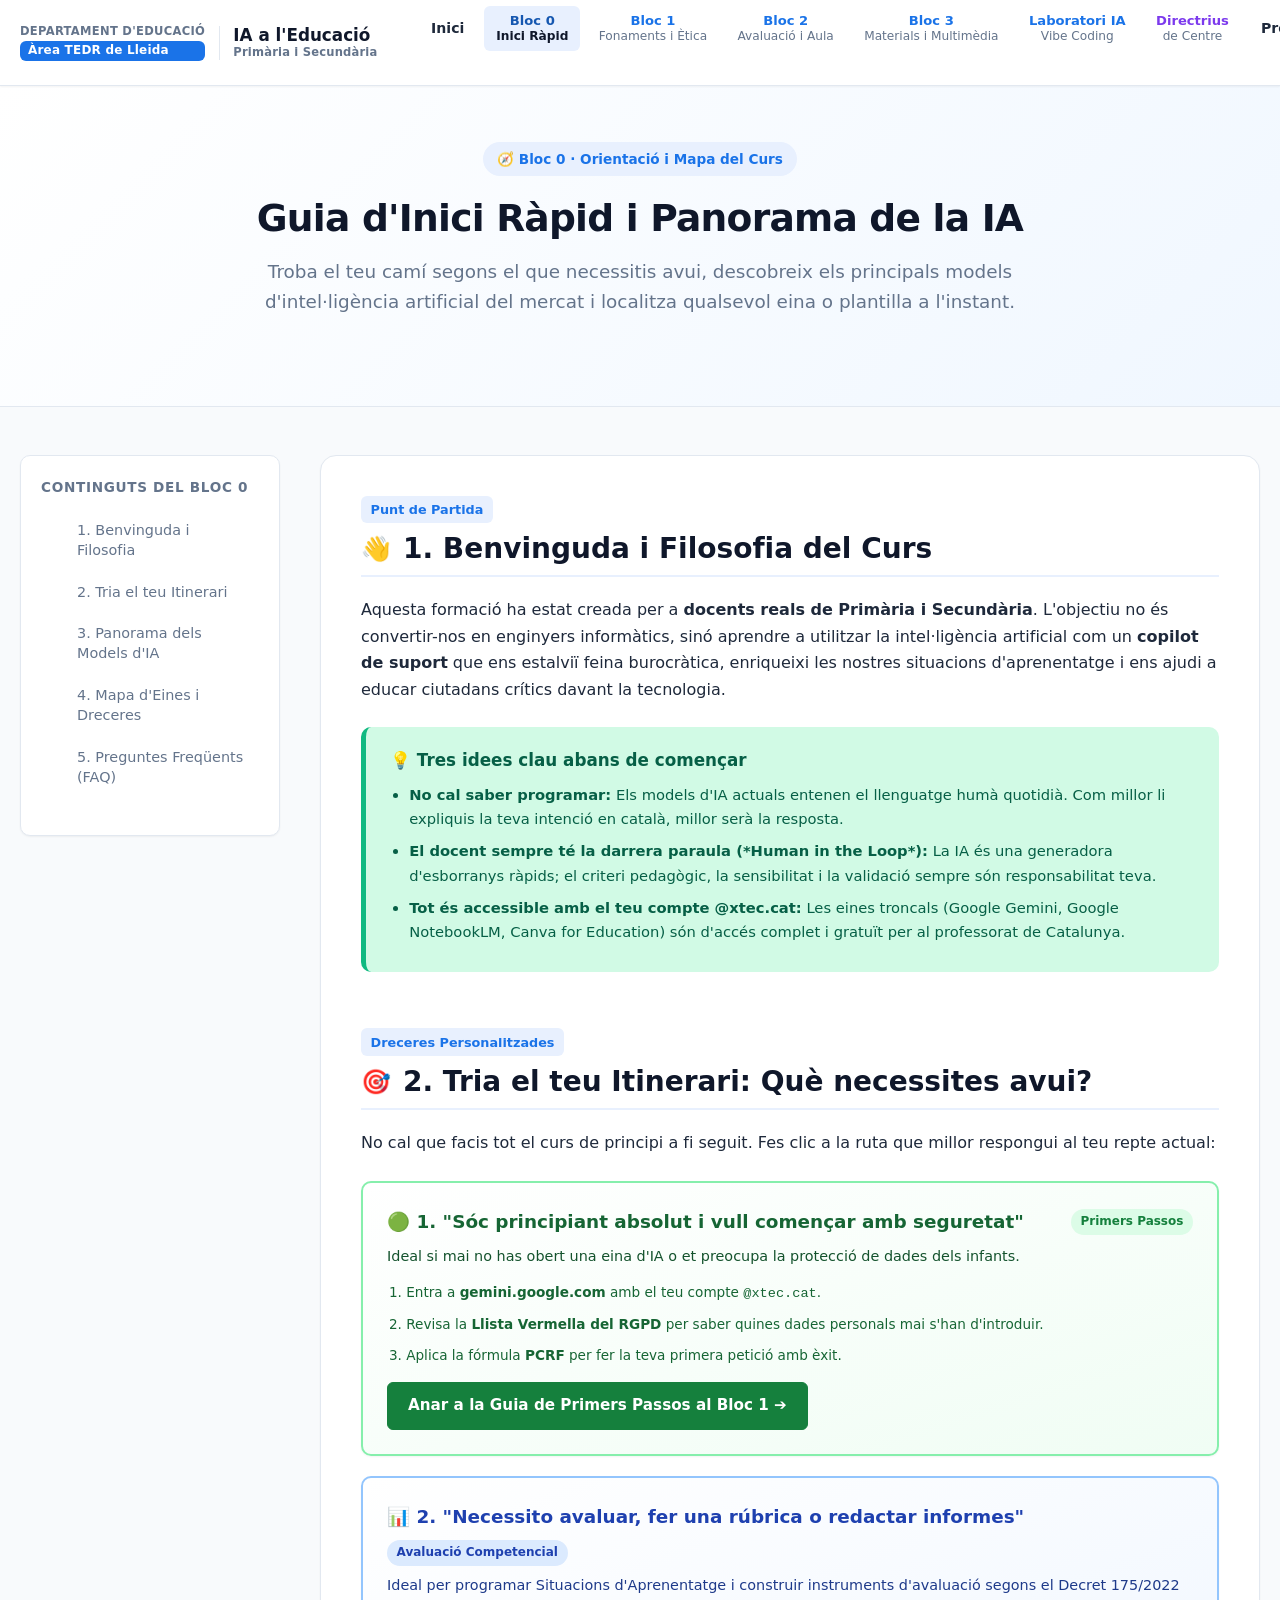
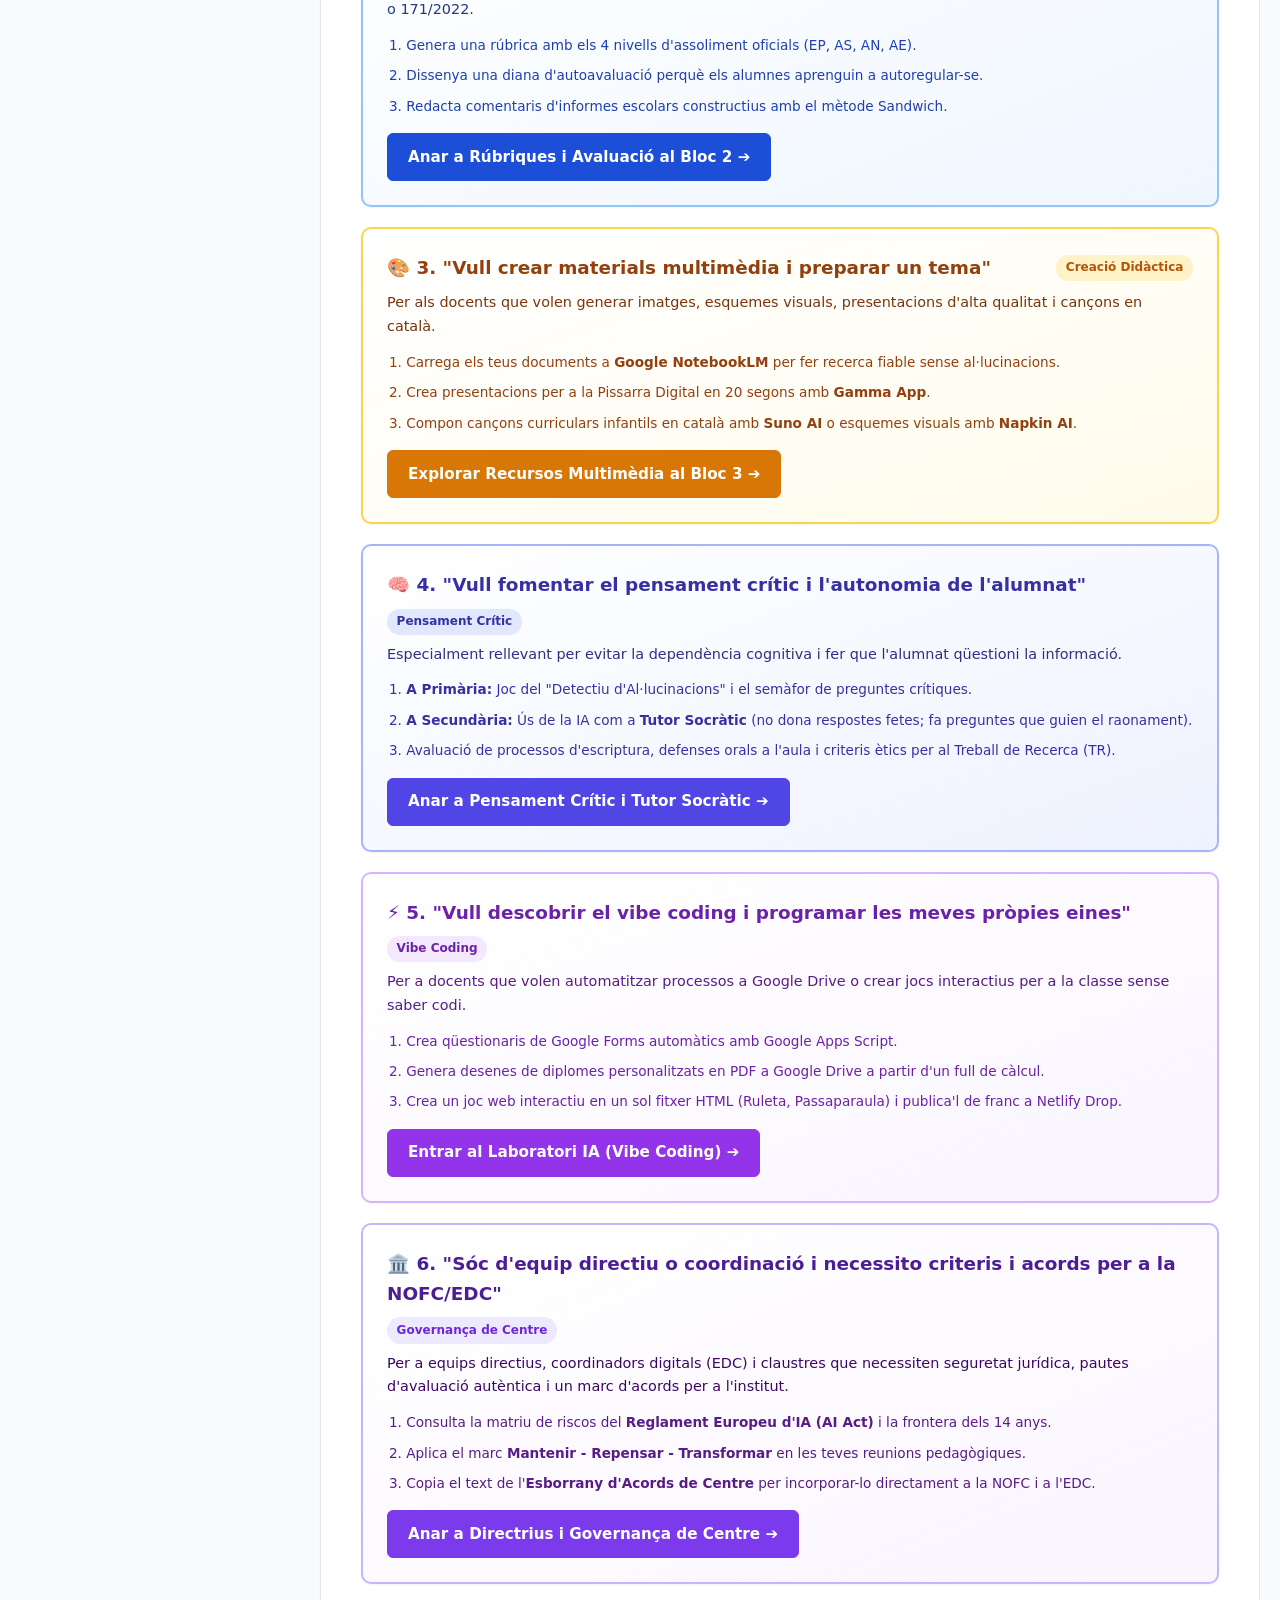
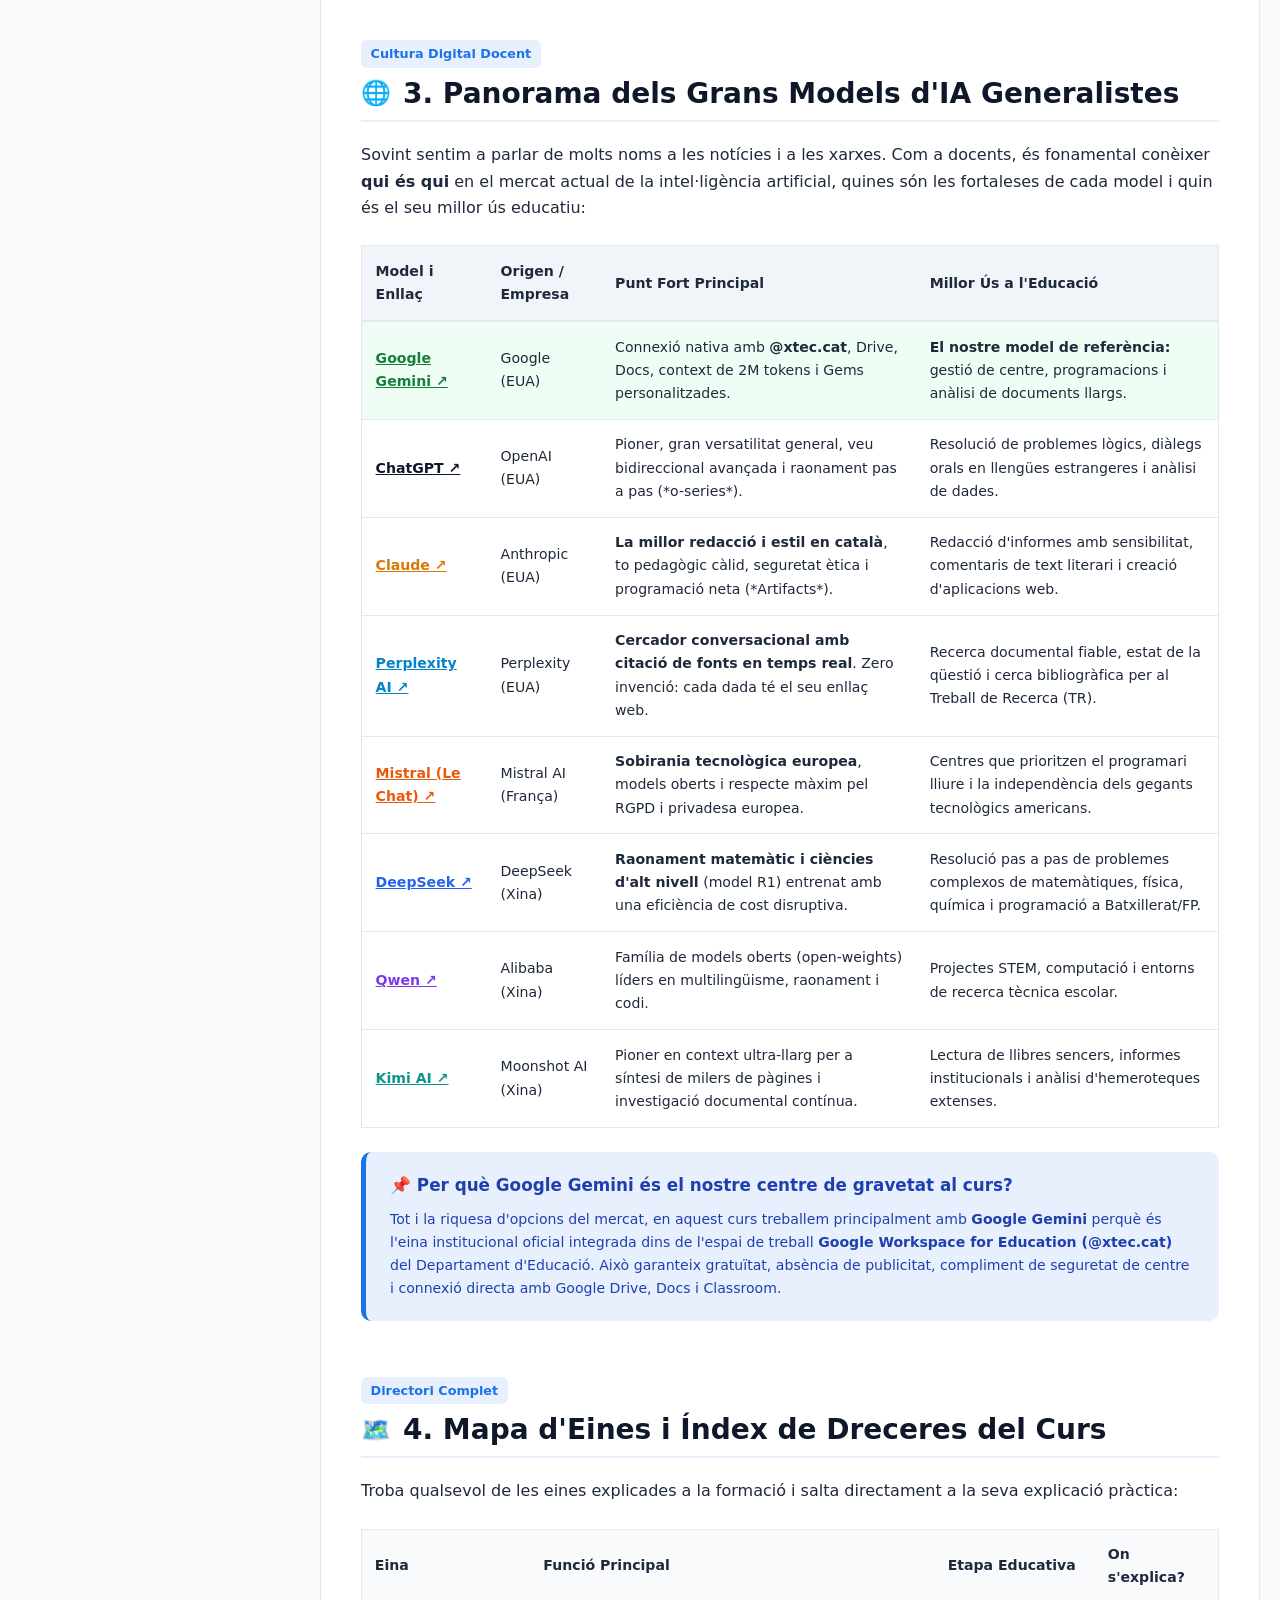
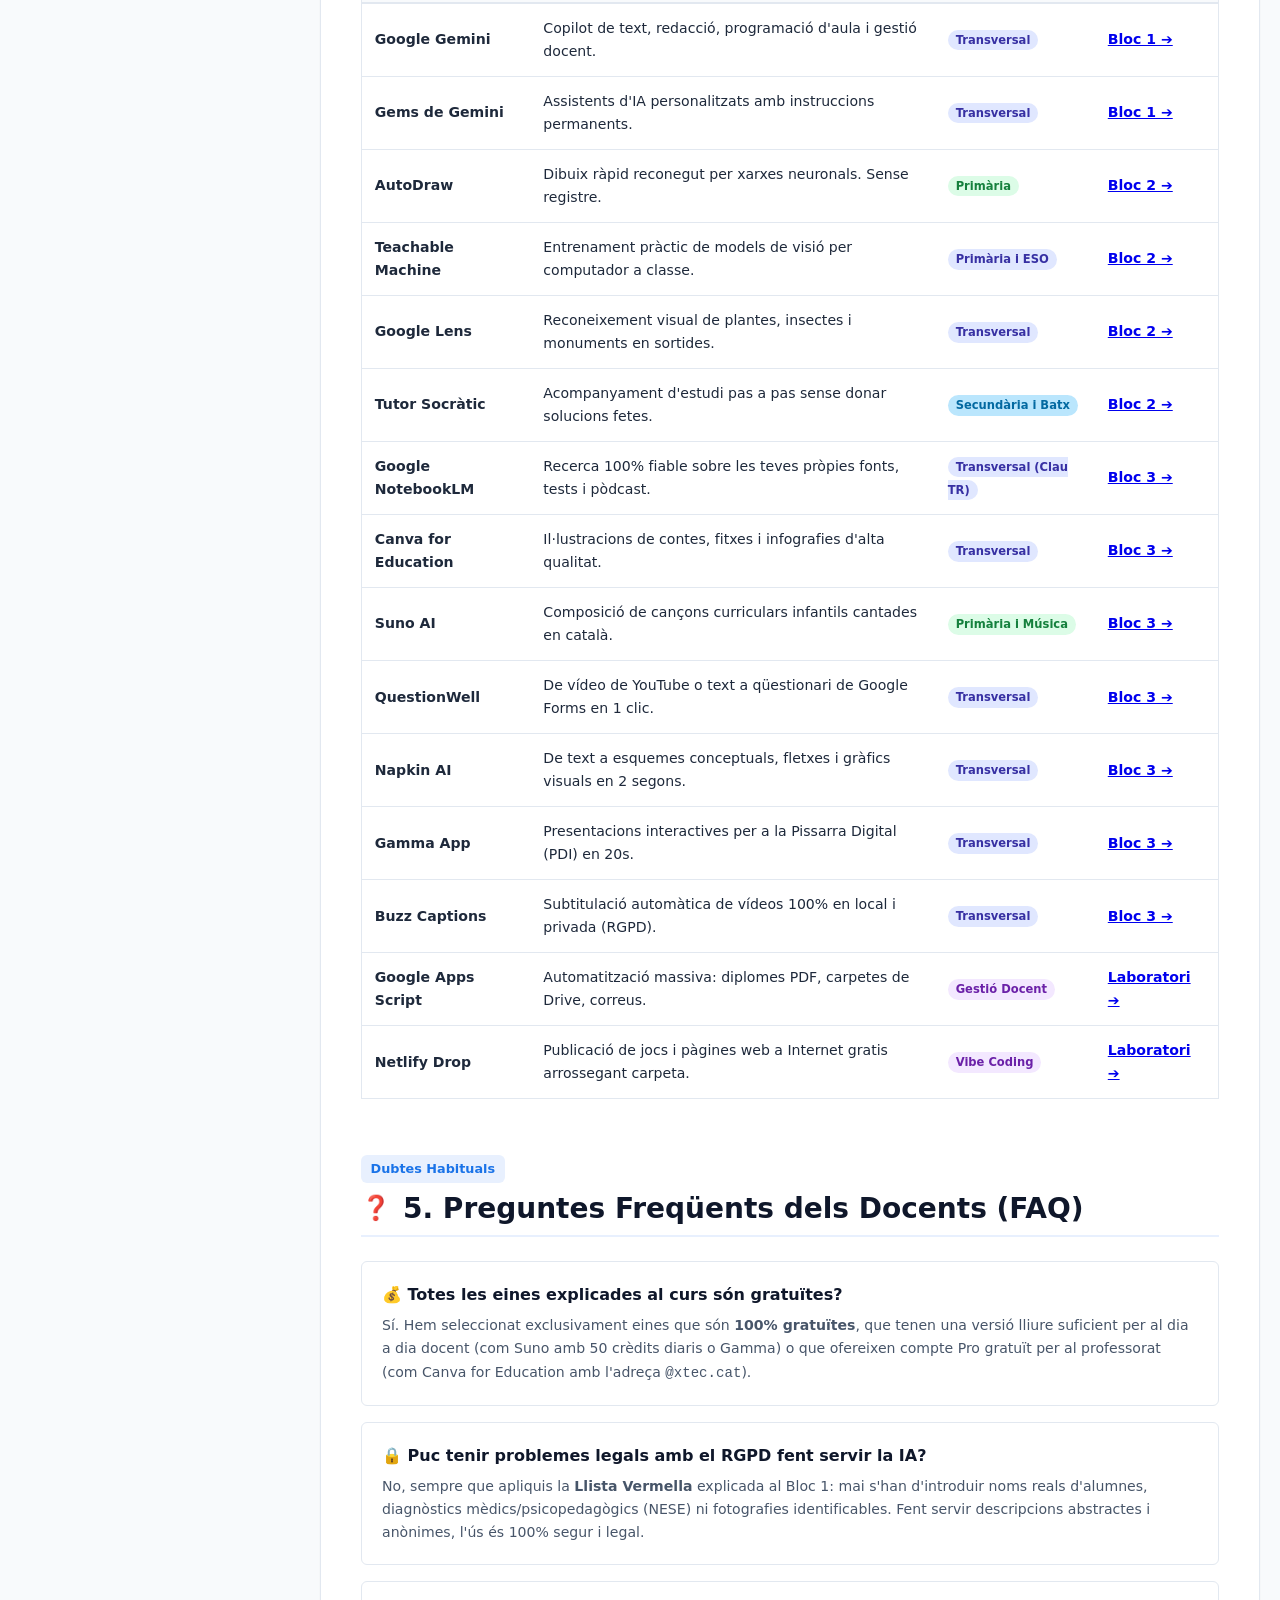
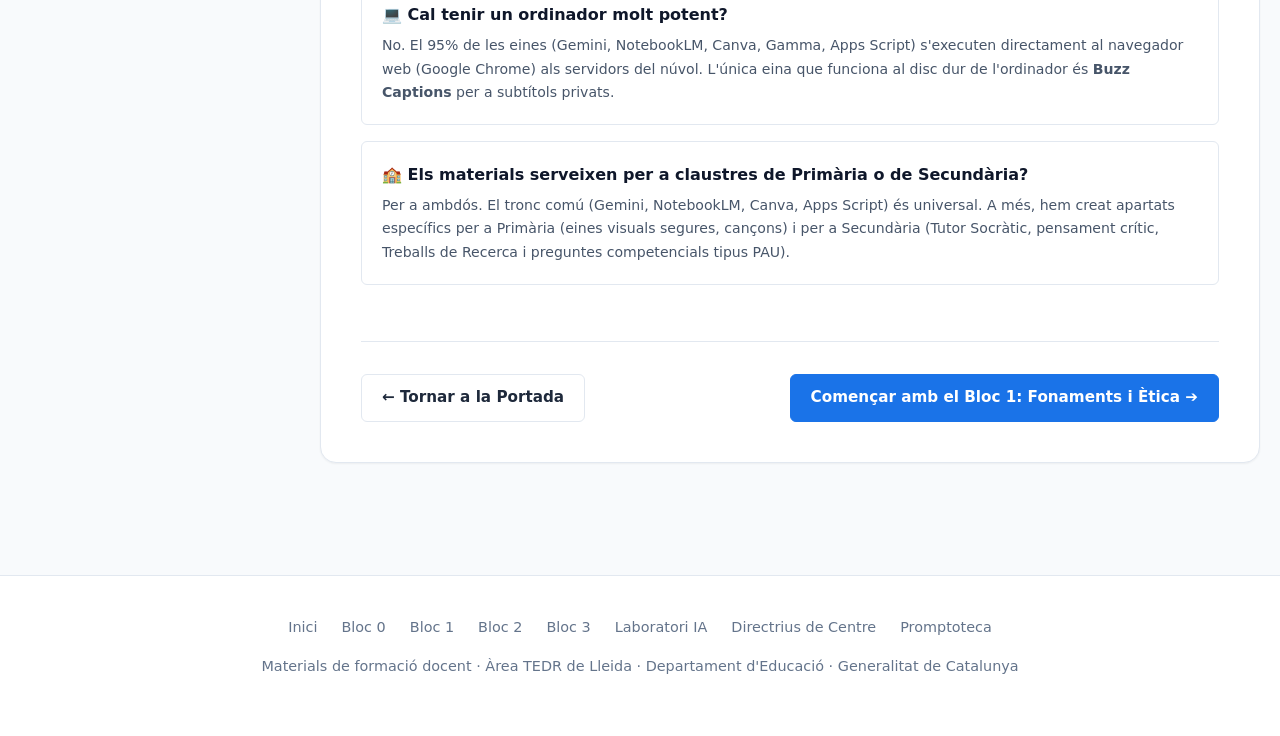
<file: IA/bloc0.html>
<!DOCTYPE html>
<html lang="ca">
<head>
  <meta charset="UTF-8">
  <meta name="viewport" content="width=device-width, initial-scale=1.0">
  <title>Bloc 0: Guia d'Inici Ràpid i Panorama de la IA | IA a l'Educació</title>
  <link rel="stylesheet" href="css/style.css">
</head>
<body>

  <!-- Header & Nav -->
  <header class="site-header">
    <div class="container nav-wrapper">
      <a href="index.html" class="logo-link">
        <div class="logo-brand-group">
          <span class="logo-dept">Departament d'Educació</span>
          <span class="logo-area-badge">Àrea TEDR de Lleida</span>
        </div>
        <div class="logo-divider"></div>
        <div class="logo-title">
          <span class="logo-title-main">IA a l'Educació</span>
          <span class="logo-title-sub">Primària i Secundària</span>
        </div>
      </a>
      <button class="menu-toggle" aria-label="Obrir menú">☰</button>
      <nav>
        <ul class="nav-menu">
          <li><a href="index.html" class="nav-link nav-link-single">Inici</a></li>
          <li>
            <a href="bloc0.html" class="nav-link active">
              <span class="nav-num">Bloc 0</span>
              <span class="nav-title">Inici Ràpid</span>
            </a>
          </li>
          <li>
            <a href="bloc1.html" class="nav-link">
              <span class="nav-num">Bloc 1</span>
              <span class="nav-title">Fonaments i Ètica</span>
            </a>
          </li>
          <li>
            <a href="bloc2.html" class="nav-link">
              <span class="nav-num">Bloc 2</span>
              <span class="nav-title">Avaluació i Aula</span>
            </a>
          </li>
          <li>
            <a href="bloc3.html" class="nav-link">
              <span class="nav-num">Bloc 3</span>
              <span class="nav-title">Materials i Multimèdia</span>
            </a>
          </li>
          <li>
            <a href="laboratori.html" class="nav-link">
              <span class="nav-num">Laboratori IA</span>
              <span class="nav-title">Vibe Coding</span>
            </a>
          </li>
          <li>
            <a href="centre.html" class="nav-link">
              <span class="nav-num" style="color: #7c3aed;">Directrius</span>
              <span class="nav-title">de Centre</span>
            </a>
          </li>
          <li><a href="prompts.html" class="nav-link nav-link-single">Promptoteca</a></li>
        </ul>
      </nav>
    </div>
  </header>

  <!-- Hero Section -->
  <section class="hero">
    <div class="container">
      <div class="hero-tag">
        <span>🧭 Bloc 0 · Orientació i Mapa del Curs</span>
      </div>
      <h1 class="hero-title">Guia d'Inici Ràpid i Panorama de la IA</h1>
      <p class="hero-subtitle">
        Troba el teu camí segons el que necessitis avui, descobreix els principals models d'intel·ligència artificial del mercat i localitza qualsevol eina o plantilla a l'instant.
      </p>
    </div>
  </section>

  <!-- Content Layout with Sticky Sidebar -->
  <div class="container page-layout">
    
    <!-- Sidebar Navigation -->
    <aside class="page-sidebar">
      <div class="sidebar-title">Continguts del Bloc 0</div>
      <ul class="sidebar-nav">
        <li><a href="#benvinguda" class="active">1. Benvinguda i Filosofia</a></li>
        <li><a href="#itineraris">2. Tria el teu Itinerari</a></li>
        <li><a href="#panorama-models">3. Panorama dels Models d'IA</a></li>
        <li><a href="#mapa-eines">4. Mapa d'Eines i Dreceres</a></li>
        <li><a href="#faq">5. Preguntes Freqüents (FAQ)</a></li>
      </ul>
    </aside>

    <!-- Main Content Area -->
    <main class="main-content">

      <!-- 1. Benvinguda i Filosofia -->
      <section id="benvinguda" class="content-section">
        <span class="section-badge">Punt de Partida</span>
        <h2 class="section-title"><span class="icon">👋</span> 1. Benvinguda i Filosofia del Curs</h2>
        <p>
          Aquesta formació ha estat creada per a <strong>docents reals de Primària i Secundària</strong>. L'objectiu no és convertir-nos en enginyers informàtics, sinó aprendre a utilitzar la intel·ligència artificial com un <strong>copilot de suport</strong> que ens estalviï feina burocràtica, enriqueixi les nostres situacions d'aprenentatge i ens ajudi a educar ciutadans crítics davant la tecnologia.
        </p>

        <div class="callout callout-success">
          <div class="callout-title">💡 Tres idees clau abans de començar</div>
          <ul style="margin-bottom: 0; padding-left: 1.2rem; font-size: 0.92rem;">
            <li><strong>No cal saber programar:</strong> Els models d'IA actuals entenen el llenguatge humà quotidià. Com millor li expliquis la teva intenció en català, millor serà la resposta.</li>
            <li><strong>El docent sempre té la darrera paraula (*Human in the Loop*):</strong> La IA és una generadora d'esborranys ràpids; el criteri pedagògic, la sensibilitat i la validació sempre són responsabilitat teva.</li>
            <li><strong>Tot és accessible amb el teu compte @xtec.cat:</strong> Les eines troncals (Google Gemini, Google NotebookLM, Canva for Education) són d'accés complet i gratuït per al professorat de Catalunya.</li>
          </ul>
        </div>
      </section>

      <!-- 2. Tria el teu Itinerari -->
      <section id="itineraris" class="content-section">
        <span class="section-badge">Dreceres Personalitzades</span>
        <h2 class="section-title"><span class="icon">🎯</span> 2. Tria el teu Itinerari: Què necessites avui?</h2>
        <p>
          No cal que facis tot el curs de principi a fi seguit. Fes clic a la ruta que millor respongui al teu repte actual:
        </p>

        <div style="display: flex; flex-direction: column; gap: 1.25rem; margin: 1.5rem 0;">

          <!-- Ruta 1: Principiant -->
          <div style="background: white; border: 2px solid #86efac; border-radius: var(--radius-md); padding: 1.5rem; box-shadow: var(--shadow-sm); background: linear-gradient(to bottom right, #ffffff, #f0fdf4);">
            <div style="display: flex; justify-content: space-between; align-items: center; flex-wrap: wrap; gap: 0.5rem; margin-bottom: 0.5rem;">
              <strong style="color: #166534; font-size: 1.15rem;">🟢 1. "Sóc principiant absolut i vull començar amb seguretat"</strong>
              <span style="background: #dcfce7; color: #15803d; font-size: 0.75rem; font-weight: 700; padding: 0.2rem 0.6rem; border-radius: 9999px;">Primers Passos</span>
            </div>
            <p style="font-size: 0.9rem; color: #14532d; margin-bottom: 0.75rem;">
              Ideal si mai no has obert una eina d'IA o et preocupa la protecció de dades dels infants.
            </p>
            <ol style="font-size: 0.85rem; color: #166534; padding-left: 1.2rem; margin-bottom: 1rem;">
              <li>Entra a <strong>gemini.google.com</strong> amb el teu compte <code>@xtec.cat</code>.</li>
              <li>Revisa la <strong>Llista Vermella del RGPD</strong> per saber quines dades personals mai s'han d'introduir.</li>
              <li>Aplica la fórmula <strong>PCRF</strong> per fer la teva primera petició amb èxit.</li>
            </ol>
            <a href="bloc1.html#gemini-copilot" class="btn btn-primary" style="background: #15803d; border-color: #15803d;">Anar a la Guia de Primers Passos al Bloc 1 ➔</a>
          </div>

          <!-- Ruta 2: Avaluació -->
          <div style="background: white; border: 2px solid #93c5fd; border-radius: var(--radius-md); padding: 1.5rem; box-shadow: var(--shadow-sm); background: linear-gradient(to bottom right, #ffffff, #eff6ff);">
            <div style="display: flex; justify-content: space-between; align-items: center; flex-wrap: wrap; gap: 0.5rem; margin-bottom: 0.5rem;">
              <strong style="color: #1e40af; font-size: 1.15rem;">📊 2. "Necessito avaluar, fer una rúbrica o redactar informes"</strong>
              <span style="background: #dbeafe; color: #1e40af; font-size: 0.75rem; font-weight: 700; padding: 0.2rem 0.6rem; border-radius: 9999px;">Avaluació Competencial</span>
            </div>
            <p style="font-size: 0.9rem; color: #1e3a8a; margin-bottom: 0.75rem;">
              Ideal per programar Situacions d'Aprenentatge i construir instruments d'avaluació segons el Decret 175/2022 o 171/2022.
            </p>
            <ol style="font-size: 0.85rem; color: #1e40af; padding-left: 1.2rem; margin-bottom: 1rem;">
              <li>Genera una rúbrica amb els 4 nivells d'assoliment oficials (EP, AS, AN, AE).</li>
              <li>Dissenya una diana d'autoavaluació perquè els alumnes aprenguin a autoregular-se.</li>
              <li>Redacta comentaris d'informes escolars constructius amb el mètode Sandwich.</li>
            </ol>
            <a href="bloc2.html#banc-prompts-avaluacio" class="btn btn-primary" style="background: #1d4ed8; border-color: #1d4ed8;">Anar a Rúbriques i Avaluació al Bloc 2 ➔</a>
          </div>

          <!-- Ruta 3: Materials Didàctics -->
          <div style="background: white; border: 2px solid #fcd34d; border-radius: var(--radius-md); padding: 1.5rem; box-shadow: var(--shadow-sm); background: linear-gradient(to bottom right, #ffffff, #fffbeb);">
            <div style="display: flex; justify-content: space-between; align-items: center; flex-wrap: wrap; gap: 0.5rem; margin-bottom: 0.5rem;">
              <strong style="color: #92400e; font-size: 1.15rem;">🎨 3. "Vull crear materials multimèdia i preparar un tema"</strong>
              <span style="background: #fef3c7; color: #b45309; font-size: 0.75rem; font-weight: 700; padding: 0.2rem 0.6rem; border-radius: 9999px;">Creació Didàctica</span>
            </div>
            <p style="font-size: 0.9rem; color: #78350f; margin-bottom: 0.75rem;">
              Per als docents que volen generar imatges, esquemes visuals, presentacions d'alta qualitat i cançons en català.
            </p>
            <ol style="font-size: 0.85rem; color: #92400e; padding-left: 1.2rem; margin-bottom: 1rem;">
              <li>Carrega els teus documents a <strong>Google NotebookLM</strong> per fer recerca fiable sense al·lucinacions.</li>
              <li>Crea presentacions per a la Pissarra Digital en 20 segons amb <strong>Gamma App</strong>.</li>
              <li>Compon cançons curriculars infantils en català amb <strong>Suno AI</strong> o esquemes visuals amb <strong>Napkin AI</strong>.</li>
            </ol>
            <a href="bloc3.html#notebooklm" class="btn btn-primary" style="background: #d97706; border-color: #d97706;">Explorar Recursos Multimèdia al Bloc 3 ➔</a>
          </div>

          <!-- Ruta 4: Pensament Crític -->
          <div style="background: white; border: 2px solid #a5b4fc; border-radius: var(--radius-md); padding: 1.5rem; box-shadow: var(--shadow-sm); background: linear-gradient(to bottom right, #ffffff, #eef2ff);">
            <div style="display: flex; justify-content: space-between; align-items: center; flex-wrap: wrap; gap: 0.5rem; margin-bottom: 0.5rem;">
              <strong style="color: #3730a3; font-size: 1.15rem;">🧠 4. "Vull fomentar el pensament crític i l'autonomia de l'alumnat"</strong>
              <span style="background: #e0e7ff; color: #3730a3; font-size: 0.75rem; font-weight: 700; padding: 0.2rem 0.6rem; border-radius: 9999px;">Pensament Crític</span>
            </div>
            <p style="font-size: 0.9rem; color: #312e81; margin-bottom: 0.75rem;">
              Especialment rellevant per evitar la dependència cognitiva i fer que l'alumnat qüestioni la informació.
            </p>
            <ol style="font-size: 0.85rem; color: #3730a3; padding-left: 1.2rem; margin-bottom: 1rem;">
              <li><strong>A Primària:</strong> Joc del "Detectiu d'Al·lucinacions" i el semàfor de preguntes crítiques.</li>
              <li><strong>A Secundària:</strong> Ús de la IA com a <strong>Tutor Socràtic</strong> (no dona respostes fetes; fa preguntes que guien el raonament).</li>
              <li>Avaluació de processos d'escriptura, defenses orals a l'aula i criteris ètics per al Treball de Recerca (TR).</li>
            </ol>
            <a href="bloc2.html#ia-secundaria" class="btn btn-primary" style="background: #4f46e5; border-color: #4f46e5;">Anar a Pensament Crític i Tutor Socràtic ➔</a>
          </div>

          <!-- Ruta 5: Vibe Coding -->
          <div style="background: white; border: 2px solid #d8b4fe; border-radius: var(--radius-md); padding: 1.5rem; box-shadow: var(--shadow-sm); background: linear-gradient(to bottom right, #ffffff, #faf5ff);">
            <div style="display: flex; justify-content: space-between; align-items: center; flex-wrap: wrap; gap: 0.5rem; margin-bottom: 0.5rem;">
              <strong style="color: #6b21a8; font-size: 1.15rem;">⚡ 5. "Vull descobrir el vibe coding i programar les meves pròpies eines"</strong>
              <span style="background: #f3e8ff; color: #6b21a8; font-size: 0.75rem; font-weight: 700; padding: 0.2rem 0.6rem; border-radius: 9999px;">Vibe Coding</span>
            </div>
            <p style="font-size: 0.9rem; color: #581c87; margin-bottom: 0.75rem;">
              Per a docents que volen automatitzar processos a Google Drive o crear jocs interactius per a la classe sense saber codi.
            </p>
            <ol style="font-size: 0.85rem; color: #6b21a8; padding-left: 1.2rem; margin-bottom: 1rem;">
              <li>Crea qüestionaris de Google Forms automàtics amb Google Apps Script.</li>
              <li>Genera desenes de diplomes personalitzats en PDF a Google Drive a partir d'un full de càlcul.</li>
              <li>Crea un joc web interactiu en un sol fitxer HTML (Ruleta, Passaparaula) i publica'l de franc a Netlify Drop.</li>
            </ol>
            <a href="laboratori.html" class="btn btn-primary" style="background: #9333ea; border-color: #9333ea;">Entrar al Laboratori IA (Vibe Coding) ➔</a>
          </div>

          <!-- Ruta 6: Equips Directius i Governança de Centre -->
          <div style="background: white; border: 2px solid #c4b5fd; border-radius: var(--radius-md); padding: 1.5rem; box-shadow: var(--shadow-sm); background: linear-gradient(to bottom right, #ffffff, #faf5ff);">
            <div style="display: flex; justify-content: space-between; align-items: center; flex-wrap: wrap; gap: 0.5rem; margin-bottom: 0.5rem;">
              <strong style="color: #4c1d95; font-size: 1.15rem;">🏛️ 6. "Sóc d'equip directiu o coordinació i necessito criteris i acords per a la NOFC/EDC"</strong>
              <span style="background: #ede9fe; color: #6d28d9; font-size: 0.75rem; font-weight: 700; padding: 0.2rem 0.6rem; border-radius: 9999px;">Governança de Centre</span>
            </div>
            <p style="font-size: 0.9rem; color: #3b0764; margin-bottom: 0.75rem;">
              Per a equips directius, coordinadors digitals (EDC) i claustres que necessiten seguretat jurídica, pautes d'avaluació autèntica i un marc d'acords per a l'institut.
            </p>
            <ol style="font-size: 0.85rem; color: #581c87; padding-left: 1.2rem; margin-bottom: 1rem;">
              <li>Consulta la matriu de riscos del <strong>Reglament Europeu d'IA (AI Act)</strong> i la frontera dels 14 anys.</li>
              <li>Aplica el marc <strong>Mantenir - Repensar - Transformar</strong> en les teves reunions pedagògiques.</li>
              <li>Copia el text de l'<strong>Esborrany d'Acords de Centre</strong> per incorporar-lo directament a la NOFC i a l'EDC.</li>
            </ol>
            <a href="centre.html" class="btn btn-primary" style="background: #7c3aed; border-color: #7c3aed;">Anar a Directrius i Governança de Centre ➔</a>
          </div>

        </div>
      </section>

      <!-- 3. Panorama dels Grans Models d'IA Generalistes -->
      <section id="panorama-models" class="content-section">
        <span class="section-badge">Cultura Digital Docent</span>
        <h2 class="section-title"><span class="icon">🌐</span> 3. Panorama dels Grans Models d'IA Generalistes</h2>
        <p>
          Sovint sentim a parlar de molts noms a les notícies i a les xarxes. Com a docents, és fonamental conèixer <strong>qui és qui</strong> en el mercat actual de la intel·ligència artificial, quines són les fortaleses de cada model i quin és el seu millor ús educatiu:
        </p>

        <!-- Taula Comparativa -->
        <div style="overflow-x: auto; margin: 1.5rem 0;">
          <table style="width: 100%; border-collapse: collapse; font-size: 0.88rem; background: white; border: 1px solid var(--border); border-radius: var(--radius-sm);">
            <thead>
              <tr style="background: #f1f5f9; text-align: left;">
                <th style="padding: 0.85rem; border-bottom: 2px solid var(--border);">Model i Enllaç</th>
                <th style="padding: 0.85rem; border-bottom: 2px solid var(--border);">Origen / Empresa</th>
                <th style="padding: 0.85rem; border-bottom: 2px solid var(--border);">Punt Fort Principal</th>
                <th style="padding: 0.85rem; border-bottom: 2px solid var(--border);">Millor Ús a l'Educació</th>
              </tr>
            </thead>
            <tbody>
              <tr style="border-bottom: 1px solid var(--border); background: #f0fdf4;">
                <td style="padding: 0.85rem; font-weight: 700;">
                  <a href="https://gemini.google.com" target="_blank" rel="noopener" style="color: #15803d;">Google Gemini ↗</a>
                </td>
                <td style="padding: 0.85rem;">Google (EUA)</td>
                <td style="padding: 0.85rem;">Connexió nativa amb <strong>@xtec.cat</strong>, Drive, Docs, context de 2M tokens i Gems personalitzades.</td>
                <td style="padding: 0.85rem;"><strong>El nostre model de referència:</strong> gestió de centre, programacions i anàlisi de documents llargs.</td>
              </tr>
              <tr style="border-bottom: 1px solid var(--border);">
                <td style="padding: 0.85rem; font-weight: 700;">
                  <a href="https://chatgpt.com" target="_blank" rel="noopener" style="color: #0f172a;">ChatGPT ↗</a>
                </td>
                <td style="padding: 0.85rem;">OpenAI (EUA)</td>
                <td style="padding: 0.85rem;">Pioner, gran versatilitat general, veu bidireccional avançada i raonament pas a pas (*o-series*).</td>
                <td style="padding: 0.85rem;">Resolució de problemes lògics, diàlegs orals en llengües estrangeres i anàlisi de dades.</td>
              </tr>
              <tr style="border-bottom: 1px solid var(--border);">
                <td style="padding: 0.85rem; font-weight: 700;">
                  <a href="https://claude.ai" target="_blank" rel="noopener" style="color: #d97706;">Claude ↗</a>
                </td>
                <td style="padding: 0.85rem;">Anthropic (EUA)</td>
                <td style="padding: 0.85rem;"><strong>La millor redacció i estil en català</strong>, to pedagògic càlid, seguretat ètica i programació neta (*Artifacts*).</td>
                <td style="padding: 0.85rem;">Redacció d'informes amb sensibilitat, comentaris de text literari i creació d'aplicacions web.</td>
              </tr>
              <tr style="border-bottom: 1px solid var(--border);">
                <td style="padding: 0.85rem; font-weight: 700;">
                  <a href="https://perplexity.ai" target="_blank" rel="noopener" style="color: #0284c7;">Perplexity AI ↗</a>
                </td>
                <td style="padding: 0.85rem;">Perplexity (EUA)</td>
                <td style="padding: 0.85rem;"><strong>Cercador conversacional amb citació de fonts en temps real</strong>. Zero invenció: cada dada té el seu enllaç web.</td>
                <td style="padding: 0.85rem;">Recerca documental fiable, estat de la qüestió i cerca bibliogràfica per al Treball de Recerca (TR).</td>
              </tr>
              <tr style="border-bottom: 1px solid var(--border);">
                <td style="padding: 0.85rem; font-weight: 700;">
                  <a href="https://chat.mistral.ai" target="_blank" rel="noopener" style="color: #ea580c;">Mistral (Le Chat) ↗</a>
                </td>
                <td style="padding: 0.85rem;">Mistral AI (França)</td>
                <td style="padding: 0.85rem;"><strong>Sobirania tecnològica europea</strong>, models oberts i respecte màxim pel RGPD i privadesa europea.</td>
                <td style="padding: 0.85rem;">Centres que prioritzen el programari lliure i la independència dels gegants tecnològics americans.</td>
              </tr>
              <tr style="border-bottom: 1px solid var(--border);">
                <td style="padding: 0.85rem; font-weight: 700;">
                  <a href="https://chat.deepseek.com" target="_blank" rel="noopener" style="color: #2563eb;">DeepSeek ↗</a>
                </td>
                <td style="padding: 0.85rem;">DeepSeek (Xina)</td>
                <td style="padding: 0.85rem;"><strong>Raonament matemàtic i ciències d'alt nivell</strong> (model R1) entrenat amb una eficiència de cost disruptiva.</td>
                <td style="padding: 0.85rem;">Resolució pas a pas de problemes complexos de matemàtiques, física, química i programació a Batxillerat/FP.</td>
              </tr>
              <tr style="border-bottom: 1px solid var(--border);">
                <td style="padding: 0.85rem; font-weight: 700;">
                  <a href="https://chat.qwenlm.ai" target="_blank" rel="noopener" style="color: #7c3aed;">Qwen ↗</a>
                </td>
                <td style="padding: 0.85rem;">Alibaba (Xina)</td>
                <td style="padding: 0.85rem;">Família de models oberts (open-weights) líders en multilingüisme, raonament i codi.</td>
                <td style="padding: 0.85rem;">Projectes STEM, computació i entorns de recerca tècnica escolar.</td>
              </tr>
              <tr>
                <td style="padding: 0.85rem; font-weight: 700;">
                  <a href="https://kimi.ai" target="_blank" rel="noopener" style="color: #0d9488;">Kimi AI ↗</a>
                </td>
                <td style="padding: 0.85rem;">Moonshot AI (Xina)</td>
                <td style="padding: 0.85rem;">Pioner en context ultra-llarg per a síntesi de milers de pàgines i investigació documental contínua.</td>
                <td style="padding: 0.85rem;">Lectura de llibres sencers, informes institucionals i anàlisi d'hemeroteques extenses.</td>
              </tr>
            </tbody>
          </table>
        </div>

        <div class="callout callout-info" style="margin-top: 1.5rem;">
          <div class="callout-title">📌 Per què Google Gemini és el nostre centre de gravetat al curs?</div>
          <p style="margin-bottom: 0; font-size: 0.88rem;">
            Tot i la riquesa d'opcions del mercat, en aquest curs treballem principalment amb <strong>Google Gemini</strong> perquè és l'eina institucional oficial integrada dins de l'espai de treball <strong>Google Workspace for Education (@xtec.cat)</strong> del Departament d'Educació. Això garanteix gratuïtat, absència de publicitat, compliment de seguretat de centre i connexió directa amb Google Drive, Docs i Classroom.
          </p>
        </div>
      </section>

      <!-- 4. Mapa d'Eines i Índex de Dreceres -->
      <section id="mapa-eines" class="content-section">
        <span class="section-badge">Directori Complet</span>
        <h2 class="section-title"><span class="icon">🗺️</span> 4. Mapa d'Eines i Índex de Dreceres del Curs</h2>
        <p>
          Troba qualsevol de les eines explicades a la formació i salta directament a la seva explicació pràctica:
        </p>

        <div style="overflow-x: auto; margin: 1.5rem 0;">
          <table style="width: 100%; border-collapse: collapse; font-size: 0.88rem; background: white; border: 1px solid var(--border); border-radius: var(--radius-sm);">
            <thead>
              <tr style="background: #f8fafc; text-align: left;">
                <th style="padding: 0.8rem; border-bottom: 2px solid var(--border);">Eina</th>
                <th style="padding: 0.8rem; border-bottom: 2px solid var(--border);">Funció Principal</th>
                <th style="padding: 0.8rem; border-bottom: 2px solid var(--border);">Etapa Educativa</th>
                <th style="padding: 0.8rem; border-bottom: 2px solid var(--border);">On s'explica?</th>
              </tr>
            </thead>
            <tbody>
              <tr style="border-bottom: 1px solid var(--border);">
                <td style="padding: 0.8rem;"><strong>Google Gemini</strong></td>
                <td style="padding: 0.8rem;">Copilot de text, redacció, programació d'aula i gestió docent.</td>
                <td style="padding: 0.8rem;"><span style="background: #e0e7ff; color: #3730a3; font-size: 0.72rem; font-weight: 700; padding: 0.2rem 0.5rem; border-radius: 9999px;">Transversal</span></td>
                <td style="padding: 0.8rem;"><a href="bloc1.html#gemini-copilot" style="font-weight: 600;">Bloc 1 ➔</a></td>
              </tr>
              <tr style="border-bottom: 1px solid var(--border);">
                <td style="padding: 0.8rem;"><strong>Gems de Gemini</strong></td>
                <td style="padding: 0.8rem;">Assistents d'IA personalitzats amb instruccions permanents.</td>
                <td style="padding: 0.8rem;"><span style="background: #e0e7ff; color: #3730a3; font-size: 0.72rem; font-weight: 700; padding: 0.2rem 0.5rem; border-radius: 9999px;">Transversal</span></td>
                <td style="padding: 0.8rem;"><a href="bloc1.html#gems-gemini" style="font-weight: 600;">Bloc 1 ➔</a></td>
              </tr>
              <tr style="border-bottom: 1px solid var(--border);">
                <td style="padding: 0.8rem;"><strong>AutoDraw</strong></td>
                <td style="padding: 0.8rem;">Dibuix ràpid reconegut per xarxes neuronals. Sense registre.</td>
                <td style="padding: 0.8rem;"><span style="background: #dcfce7; color: #15803d; font-size: 0.72rem; font-weight: 700; padding: 0.2rem 0.5rem; border-radius: 9999px;">Primària</span></td>
                <td style="padding: 0.8rem;"><a href="bloc2.html#eines-segures-aula" style="font-weight: 600;">Bloc 2 ➔</a></td>
              </tr>
              <tr style="border-bottom: 1px solid var(--border);">
                <td style="padding: 0.8rem;"><strong>Teachable Machine</strong></td>
                <td style="padding: 0.8rem;">Entrenament pràctic de models de visió per computador a classe.</td>
                <td style="padding: 0.8rem;"><span style="background: #e0e7ff; color: #3730a3; font-size: 0.72rem; font-weight: 700; padding: 0.2rem 0.5rem; border-radius: 9999px;">Primària i ESO</span></td>
                <td style="padding: 0.8rem;"><a href="bloc2.html#eines-segures-aula" style="font-weight: 600;">Bloc 2 ➔</a></td>
              </tr>
              <tr style="border-bottom: 1px solid var(--border);">
                <td style="padding: 0.8rem;"><strong>Google Lens</strong></td>
                <td style="padding: 0.8rem;">Reconeixement visual de plantes, insectes i monuments en sortides.</td>
                <td style="padding: 0.8rem;"><span style="background: #e0e7ff; color: #3730a3; font-size: 0.72rem; font-weight: 700; padding: 0.2rem 0.5rem; border-radius: 9999px;">Transversal</span></td>
                <td style="padding: 0.8rem;"><a href="bloc2.html#eines-segures-aula" style="font-weight: 600;">Bloc 2 ➔</a></td>
              </tr>
              <tr style="border-bottom: 1px solid var(--border);">
                <td style="padding: 0.8rem;"><strong>Tutor Socràtic</strong></td>
                <td style="padding: 0.8rem;">Acompanyament d'estudi pas a pas sense donar solucions fetes.</td>
                <td style="padding: 0.8rem;"><span style="background: #bae6fd; color: #0369a1; font-size: 0.72rem; font-weight: 700; padding: 0.2rem 0.5rem; border-radius: 9999px;">Secundària i Batx</span></td>
                <td style="padding: 0.8rem;"><a href="bloc2.html#ia-secundaria" style="font-weight: 600;">Bloc 2 ➔</a></td>
              </tr>
              <tr style="border-bottom: 1px solid var(--border);">
                <td style="padding: 0.8rem;"><strong>Google NotebookLM</strong></td>
                <td style="padding: 0.8rem;">Recerca 100% fiable sobre les teves pròpies fonts, tests i pòdcast.</td>
                <td style="padding: 0.8rem;"><span style="background: #e0e7ff; color: #3730a3; font-size: 0.72rem; font-weight: 700; padding: 0.2rem 0.5rem; border-radius: 9999px;">Transversal (Clau TR)</span></td>
                <td style="padding: 0.8rem;"><a href="bloc3.html#notebooklm" style="font-weight: 600;">Bloc 3 ➔</a></td>
              </tr>
              <tr style="border-bottom: 1px solid var(--border);">
                <td style="padding: 0.8rem;"><strong>Canva for Education</strong></td>
                <td style="padding: 0.8rem;">Il·lustracions de contes, fitxes i infografies d'alta qualitat.</td>
                <td style="padding: 0.8rem;"><span style="background: #e0e7ff; color: #3730a3; font-size: 0.72rem; font-weight: 700; padding: 0.2rem 0.5rem; border-radius: 9999px;">Transversal</span></td>
                <td style="padding: 0.8rem;"><a href="bloc3.html#imatge-disseny" style="font-weight: 600;">Bloc 3 ➔</a></td>
              </tr>
              <tr style="border-bottom: 1px solid var(--border);">
                <td style="padding: 0.8rem;"><strong>Suno AI</strong></td>
                <td style="padding: 0.8rem;">Composició de cançons curriculars infantils cantades en català.</td>
                <td style="padding: 0.8rem;"><span style="background: #dcfce7; color: #15803d; font-size: 0.72rem; font-weight: 700; padding: 0.2rem 0.5rem; border-radius: 9999px;">Primària i Música</span></td>
                <td style="padding: 0.8rem;"><a href="bloc3.html#musica-suno" style="font-weight: 600;">Bloc 3 ➔</a></td>
              </tr>
              <tr style="border-bottom: 1px solid var(--border);">
                <td style="padding: 0.8rem;"><strong>QuestionWell</strong></td>
                <td style="padding: 0.8rem;">De vídeo de YouTube o text a qüestionari de Google Forms en 1 clic.</td>
                <td style="padding: 0.8rem;"><span style="background: #e0e7ff; color: #3730a3; font-size: 0.72rem; font-weight: 700; padding: 0.2rem 0.5rem; border-radius: 9999px;">Transversal</span></td>
                <td style="padding: 0.8rem;"><a href="bloc3.html#eines-potents" style="font-weight: 600;">Bloc 3 ➔</a></td>
              </tr>
              <tr style="border-bottom: 1px solid var(--border);">
                <td style="padding: 0.8rem;"><strong>Napkin AI</strong></td>
                <td style="padding: 0.8rem;">De text a esquemes conceptuals, fletxes i gràfics visuals en 2 segons.</td>
                <td style="padding: 0.8rem;"><span style="background: #e0e7ff; color: #3730a3; font-size: 0.72rem; font-weight: 700; padding: 0.2rem 0.5rem; border-radius: 9999px;">Transversal</span></td>
                <td style="padding: 0.8rem;"><a href="bloc3.html#eines-potents" style="font-weight: 600;">Bloc 3 ➔</a></td>
              </tr>
              <tr style="border-bottom: 1px solid var(--border);">
                <td style="padding: 0.8rem;"><strong>Gamma App</strong></td>
                <td style="padding: 0.8rem;">Presentacions interactives per a la Pissarra Digital (PDI) en 20s.</td>
                <td style="padding: 0.8rem;"><span style="background: #e0e7ff; color: #3730a3; font-size: 0.72rem; font-weight: 700; padding: 0.2rem 0.5rem; border-radius: 9999px;">Transversal</span></td>
                <td style="padding: 0.8rem;"><a href="bloc3.html#eines-potents" style="font-weight: 600;">Bloc 3 ➔</a></td>
              </tr>
              <tr style="border-bottom: 1px solid var(--border);">
                <td style="padding: 0.8rem;"><strong>Buzz Captions</strong></td>
                <td style="padding: 0.8rem;">Subtitulació automàtica de vídeos 100% en local i privada (RGPD).</td>
                <td style="padding: 0.8rem;"><span style="background: #e0e7ff; color: #3730a3; font-size: 0.72rem; font-weight: 700; padding: 0.2rem 0.5rem; border-radius: 9999px;">Transversal</span></td>
                <td style="padding: 0.8rem;"><a href="bloc3.html#subtitols-buzz" style="font-weight: 600;">Bloc 3 ➔</a></td>
              </tr>
              <tr style="border-bottom: 1px solid var(--border);">
                <td style="padding: 0.8rem;"><strong>Google Apps Script</strong></td>
                <td style="padding: 0.8rem;">Automatització massiva: diplomes PDF, carpetes de Drive, correus.</td>
                <td style="padding: 0.8rem;"><span style="background: #f3e8ff; color: #6b21a8; font-size: 0.72rem; font-weight: 700; padding: 0.2rem 0.5rem; border-radius: 9999px;">Gestió Docent</span></td>
                <td style="padding: 0.8rem;"><a href="laboratori.html#intro" style="font-weight: 600;">Laboratori ➔</a></td>
              </tr>
              <tr>
                <td style="padding: 0.8rem;"><strong>Netlify Drop</strong></td>
                <td style="padding: 0.8rem;">Publicació de jocs i pàgines web a Internet gratis arrossegant carpeta.</td>
                <td style="padding: 0.8rem;"><span style="background: #f3e8ff; color: #6b21a8; font-size: 0.72rem; font-weight: 700; padding: 0.2rem 0.5rem; border-radius: 9999px;">Vibe Coding</span></td>
                <td style="padding: 0.8rem;"><a href="laboratori.html#recepta-jocs-html" style="font-weight: 600;">Laboratori ➔</a></td>
              </tr>
            </tbody>
          </table>
        </div>
      </section>

      <!-- 5. Preguntes Freqüents (FAQ) -->
      <section id="faq" class="content-section">
        <span class="section-badge">Dubtes Habituals</span>
        <h2 class="section-title"><span class="icon">❓</span> 5. Preguntes Freqüents dels Docents (FAQ)</h2>

        <div style="display: flex; flex-direction: column; gap: 1rem; margin: 1.5rem 0;">
          
          <div style="background: white; border: 1px solid var(--border); border-radius: var(--radius-sm); padding: 1.25rem;">
            <strong style="color: #0f172a; font-size: 1rem;">💰 Totes les eines explicades al curs són gratuïtes?</strong>
            <p style="font-size: 0.88rem; color: #475569; margin-top: 0.35rem; margin-bottom: 0;">
              Sí. Hem seleccionat exclusivament eines que són <strong>100% gratuïtes</strong>, que tenen una versió lliure suficient per al dia a dia docent (com Suno amb 50 crèdits diaris o Gamma) o que ofereixen compte Pro gratuït per al professorat (com Canva for Education amb l'adreça <code>@xtec.cat</code>).
            </p>
          </div>

          <div style="background: white; border: 1px solid var(--border); border-radius: var(--radius-sm); padding: 1.25rem;">
            <strong style="color: #0f172a; font-size: 1rem;">🔒 Puc tenir problemes legals amb el RGPD fent servir la IA?</strong>
            <p style="font-size: 0.88rem; color: #475569; margin-top: 0.35rem; margin-bottom: 0;">
              No, sempre que apliquis la <strong>Llista Vermella</strong> explicada al Bloc 1: mai s'han d'introduir noms reals d'alumnes, diagnòstics mèdics/psicopedagògics (NESE) ni fotografies identificables. Fent servir descripcions abstractes i anònimes, l'ús és 100% segur i legal.
            </p>
          </div>

          <div style="background: white; border: 1px solid var(--border); border-radius: var(--radius-sm); padding: 1.25rem;">
            <strong style="color: #0f172a; font-size: 1rem;">💻 Cal tenir un ordinador molt potent?</strong>
            <p style="font-size: 0.88rem; color: #475569; margin-top: 0.35rem; margin-bottom: 0;">
              No. El 95% de les eines (Gemini, NotebookLM, Canva, Gamma, Apps Script) s'executen directament al navegador web (Google Chrome) als servidors del núvol. L'única eina que funciona al disc dur de l'ordinador és <strong>Buzz Captions</strong> per a subtítols privats.
            </p>
          </div>

          <div style="background: white; border: 1px solid var(--border); border-radius: var(--radius-sm); padding: 1.25rem;">
            <strong style="color: #0f172a; font-size: 1rem;">🏫 Els materials serveixen per a claustres de Primària o de Secundària?</strong>
            <p style="font-size: 0.88rem; color: #475569; margin-top: 0.35rem; margin-bottom: 0;">
              Per a ambdós. El tronc comú (Gemini, NotebookLM, Canva, Apps Script) és universal. A més, hem creat apartats específics per a Primària (eines visuals segures, cançons) i per a Secundària (Tutor Socràtic, pensament crític, Treballs de Recerca i preguntes competencials tipus PAU).
            </p>
          </div>

        </div>
      </section>

      <!-- Navegació entre blocs -->
      <div style="display: flex; justify-content: space-between; align-items: center; border-top: 1px solid var(--border); padding-top: 2rem; margin-top: 3rem;">
        <a href="index.html" class="btn btn-outline">← Tornar a la Portada</a>
        <a href="bloc1.html" class="btn btn-primary">Començar amb el Bloc 1: Fonaments i Ètica ➔</a>
      </div>

    </main>
  </div>

  <!-- Footer -->
  <footer class="site-footer">
    <div class="container">
      <div class="footer-links">
        <a href="index.html">Inici</a>
        <a href="bloc0.html">Bloc 0</a>
        <a href="bloc1.html">Bloc 1</a>
        <a href="bloc2.html">Bloc 2</a>
        <a href="bloc3.html">Bloc 3</a>
        <a href="laboratori.html">Laboratori IA</a>
        <a href="centre.html">Directrius de Centre</a>
        <a href="prompts.html">Promptoteca</a>
      </div>
      <p>Materials de formació docent · Àrea TEDR de Lleida · Departament d'Educació · Generalitat de Catalunya</p>
    </div>
  </footer>

  <script src="js/main.js"></script>
</body>
</html>
</file>
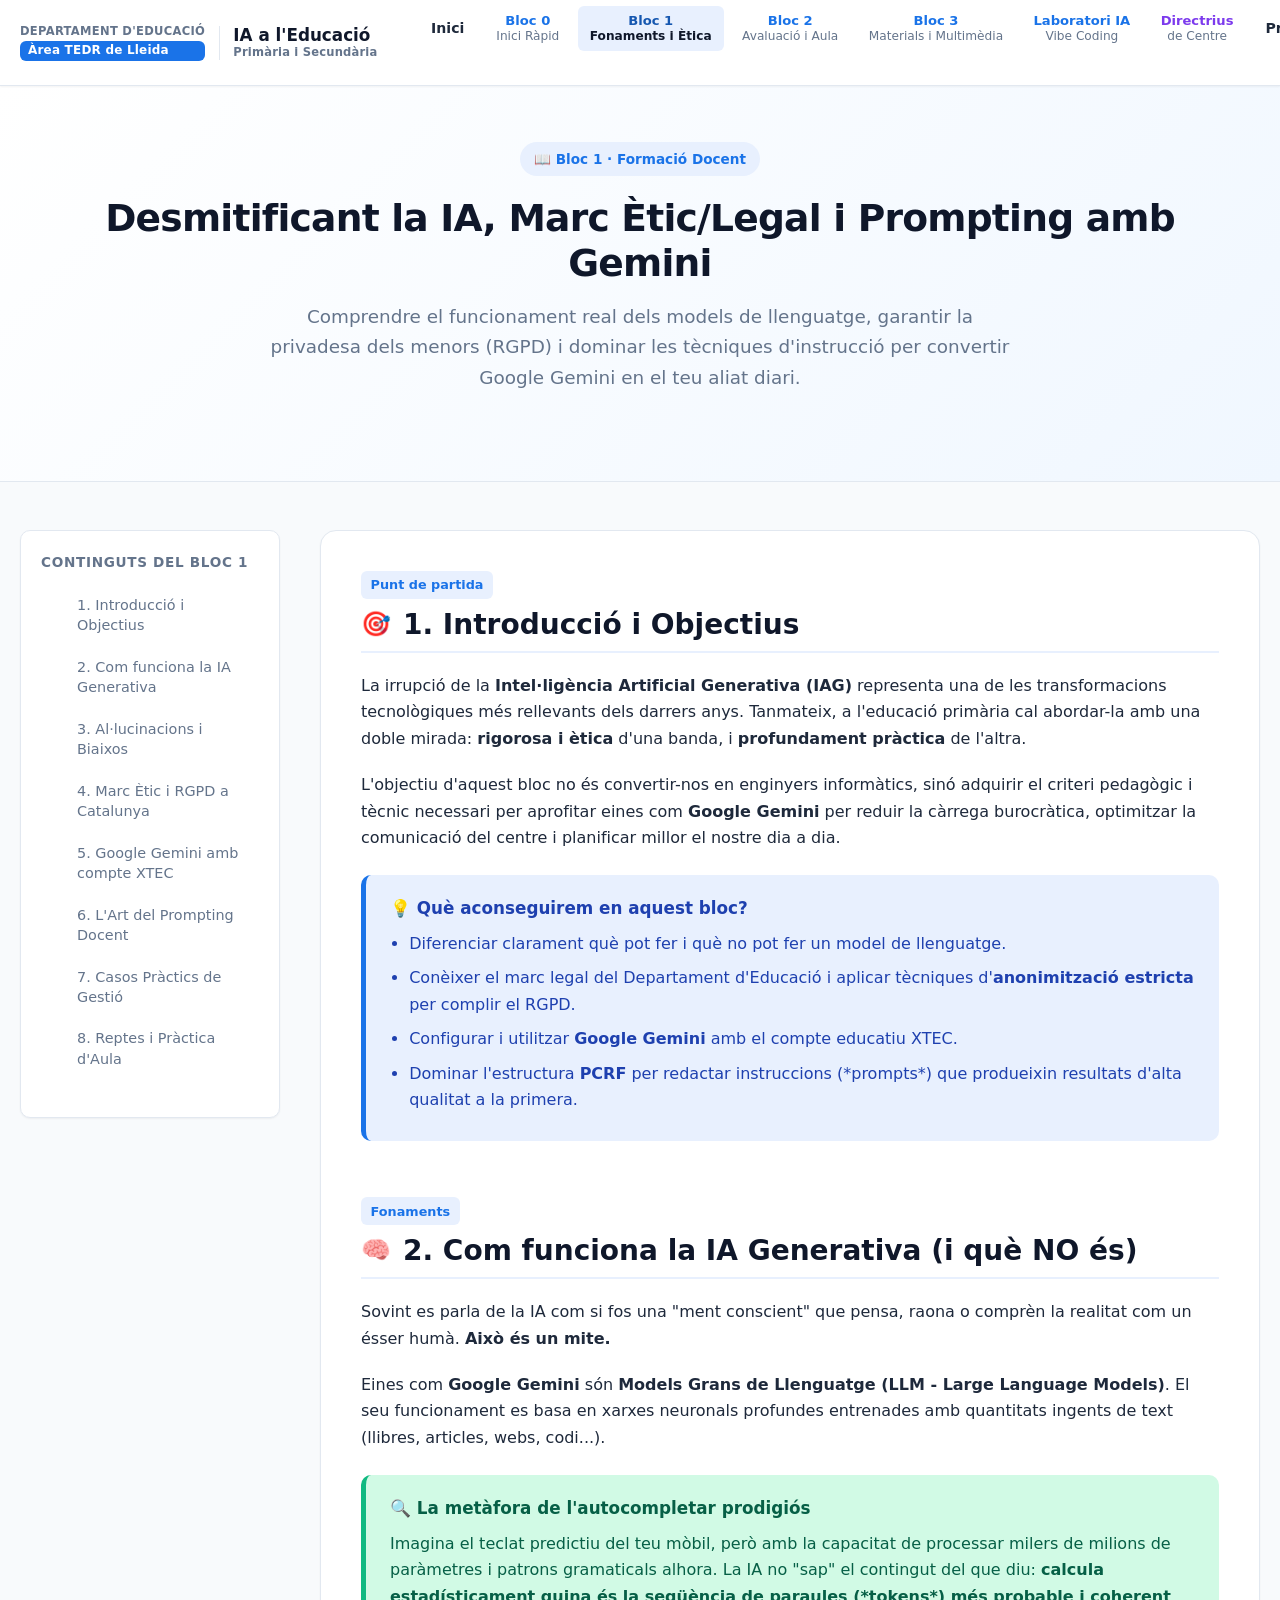
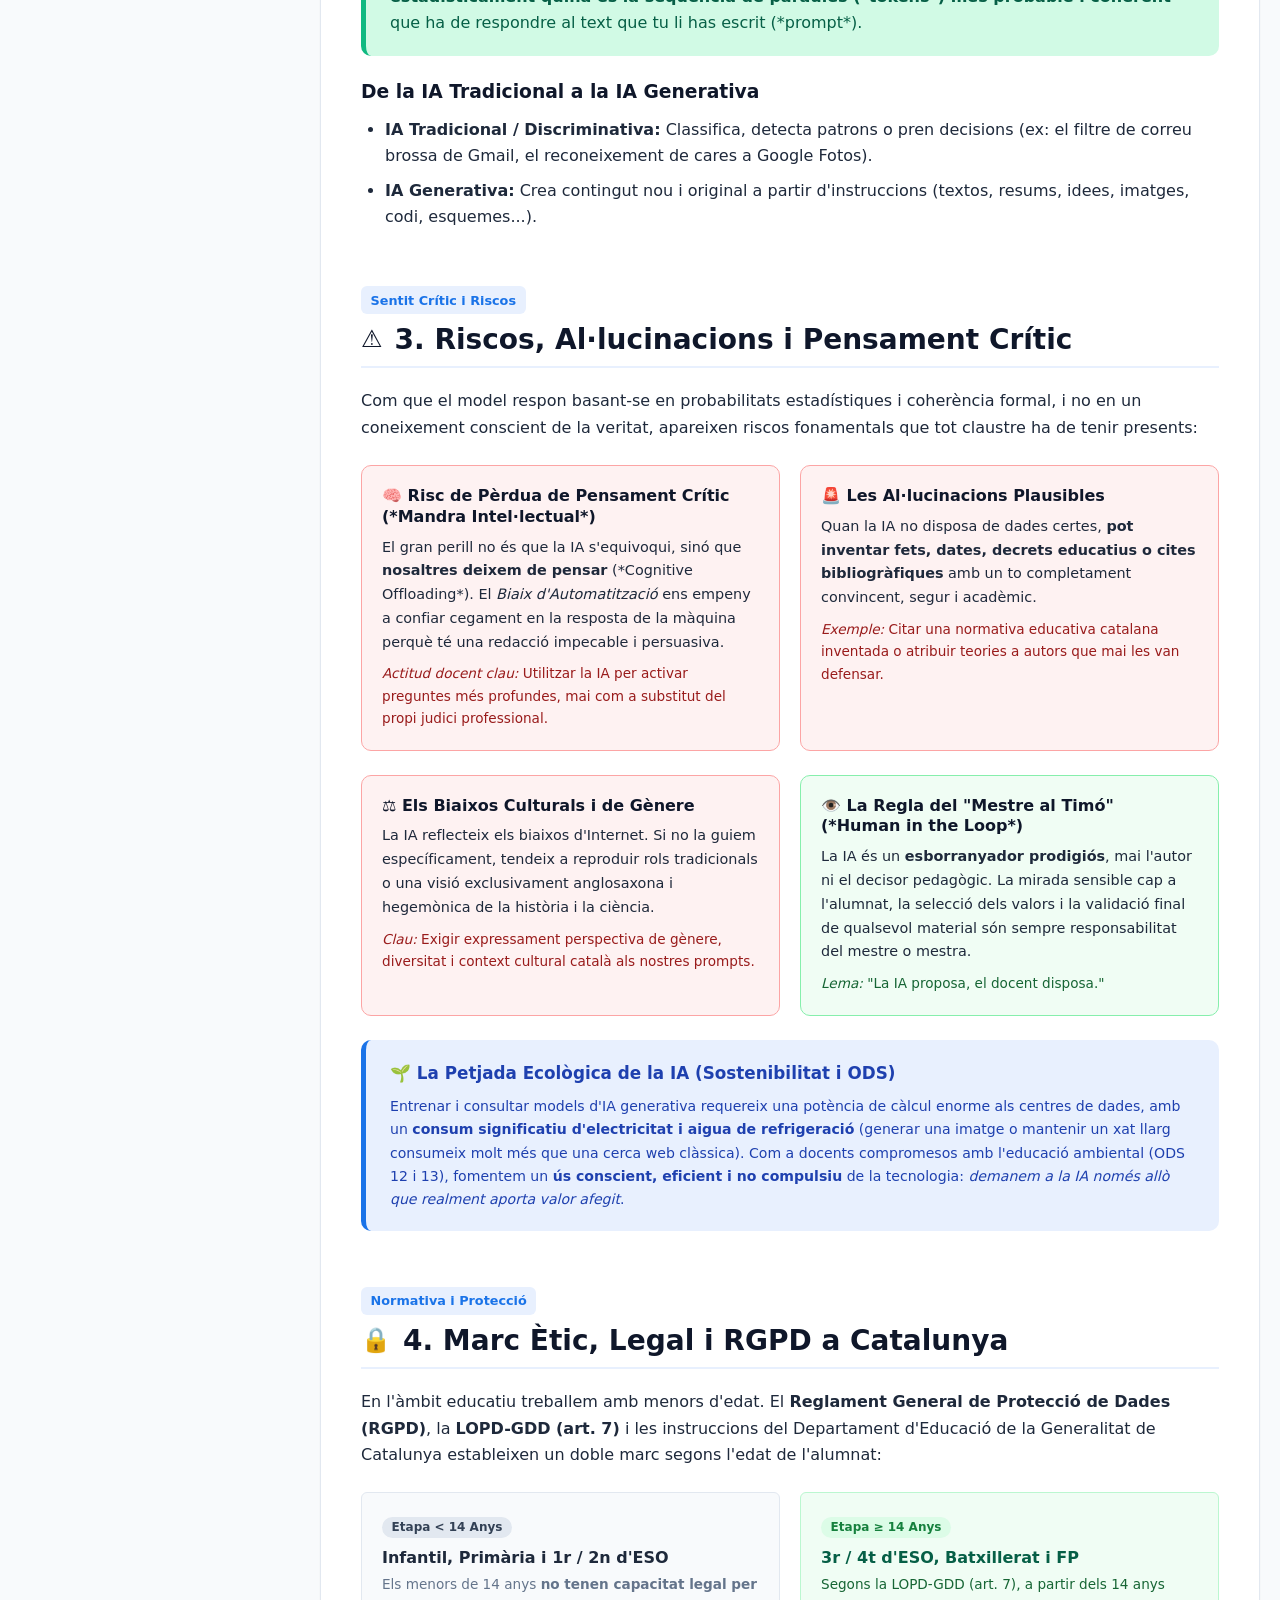
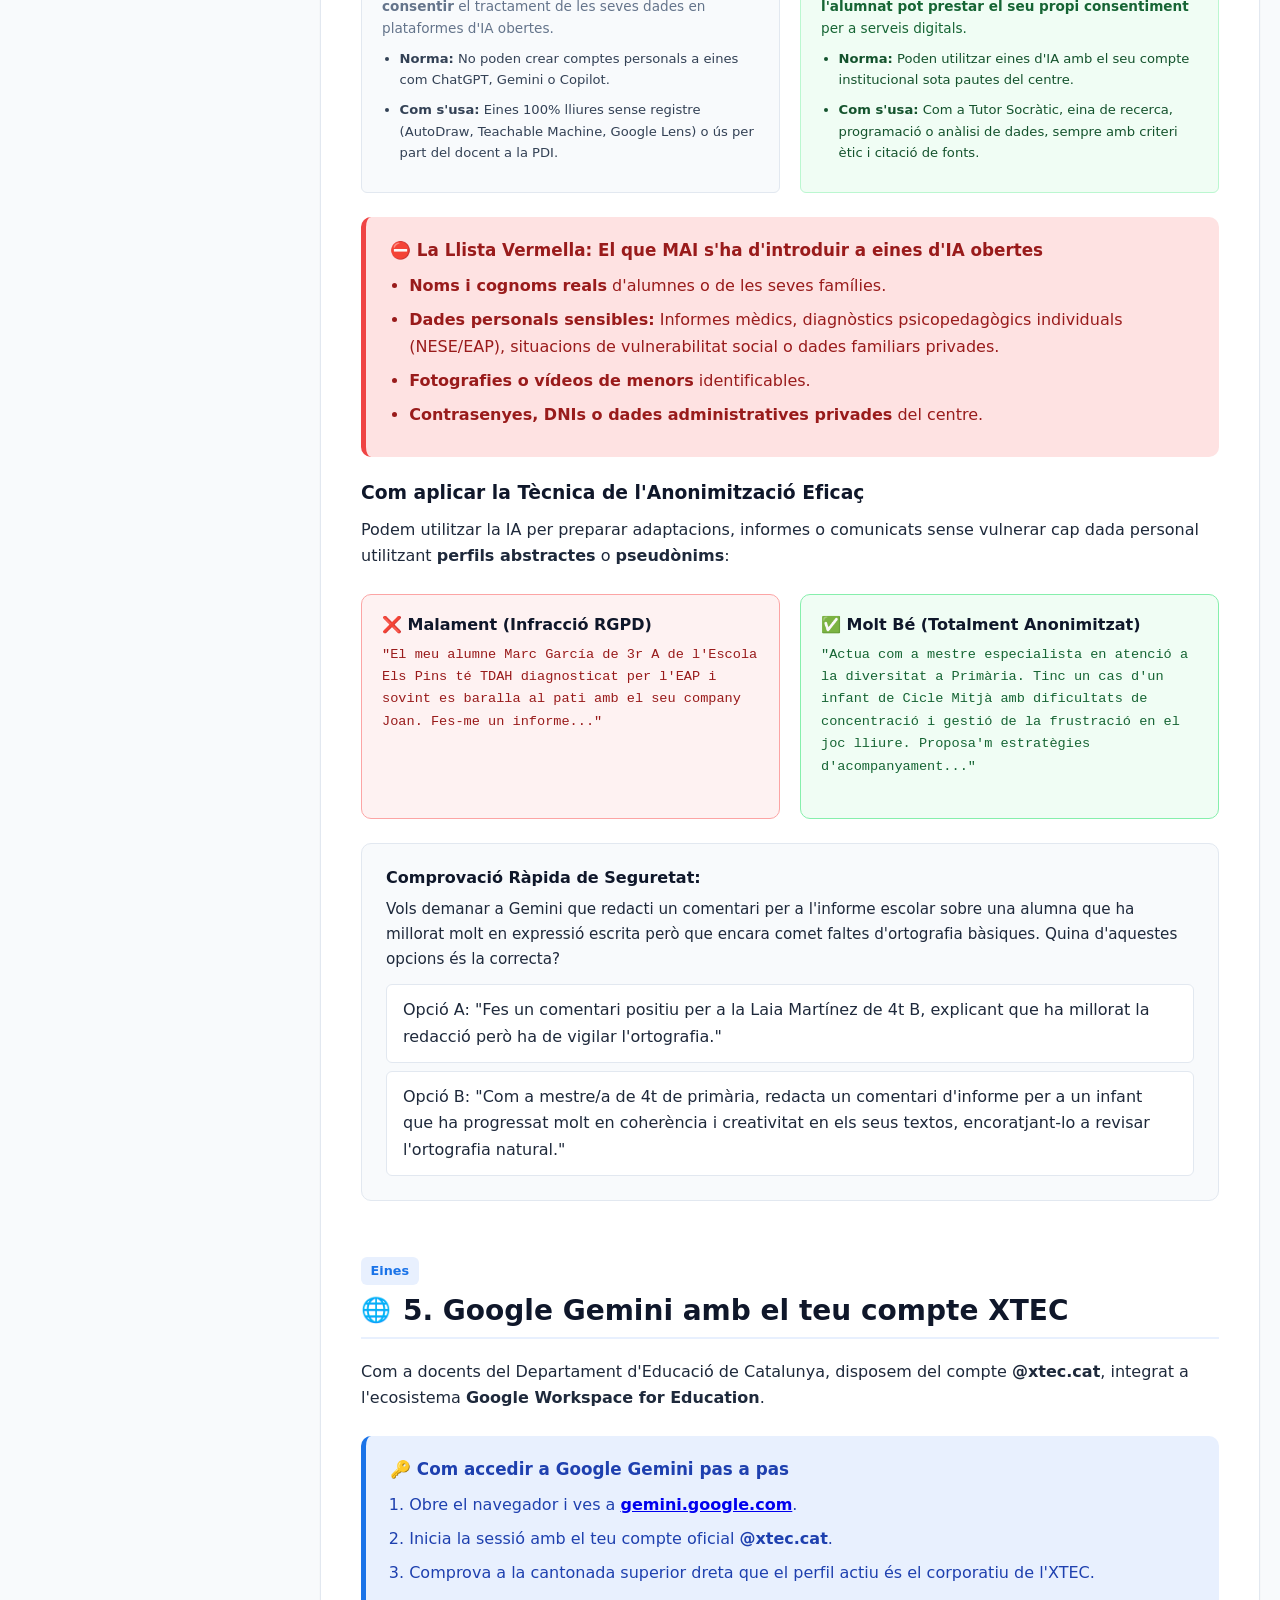
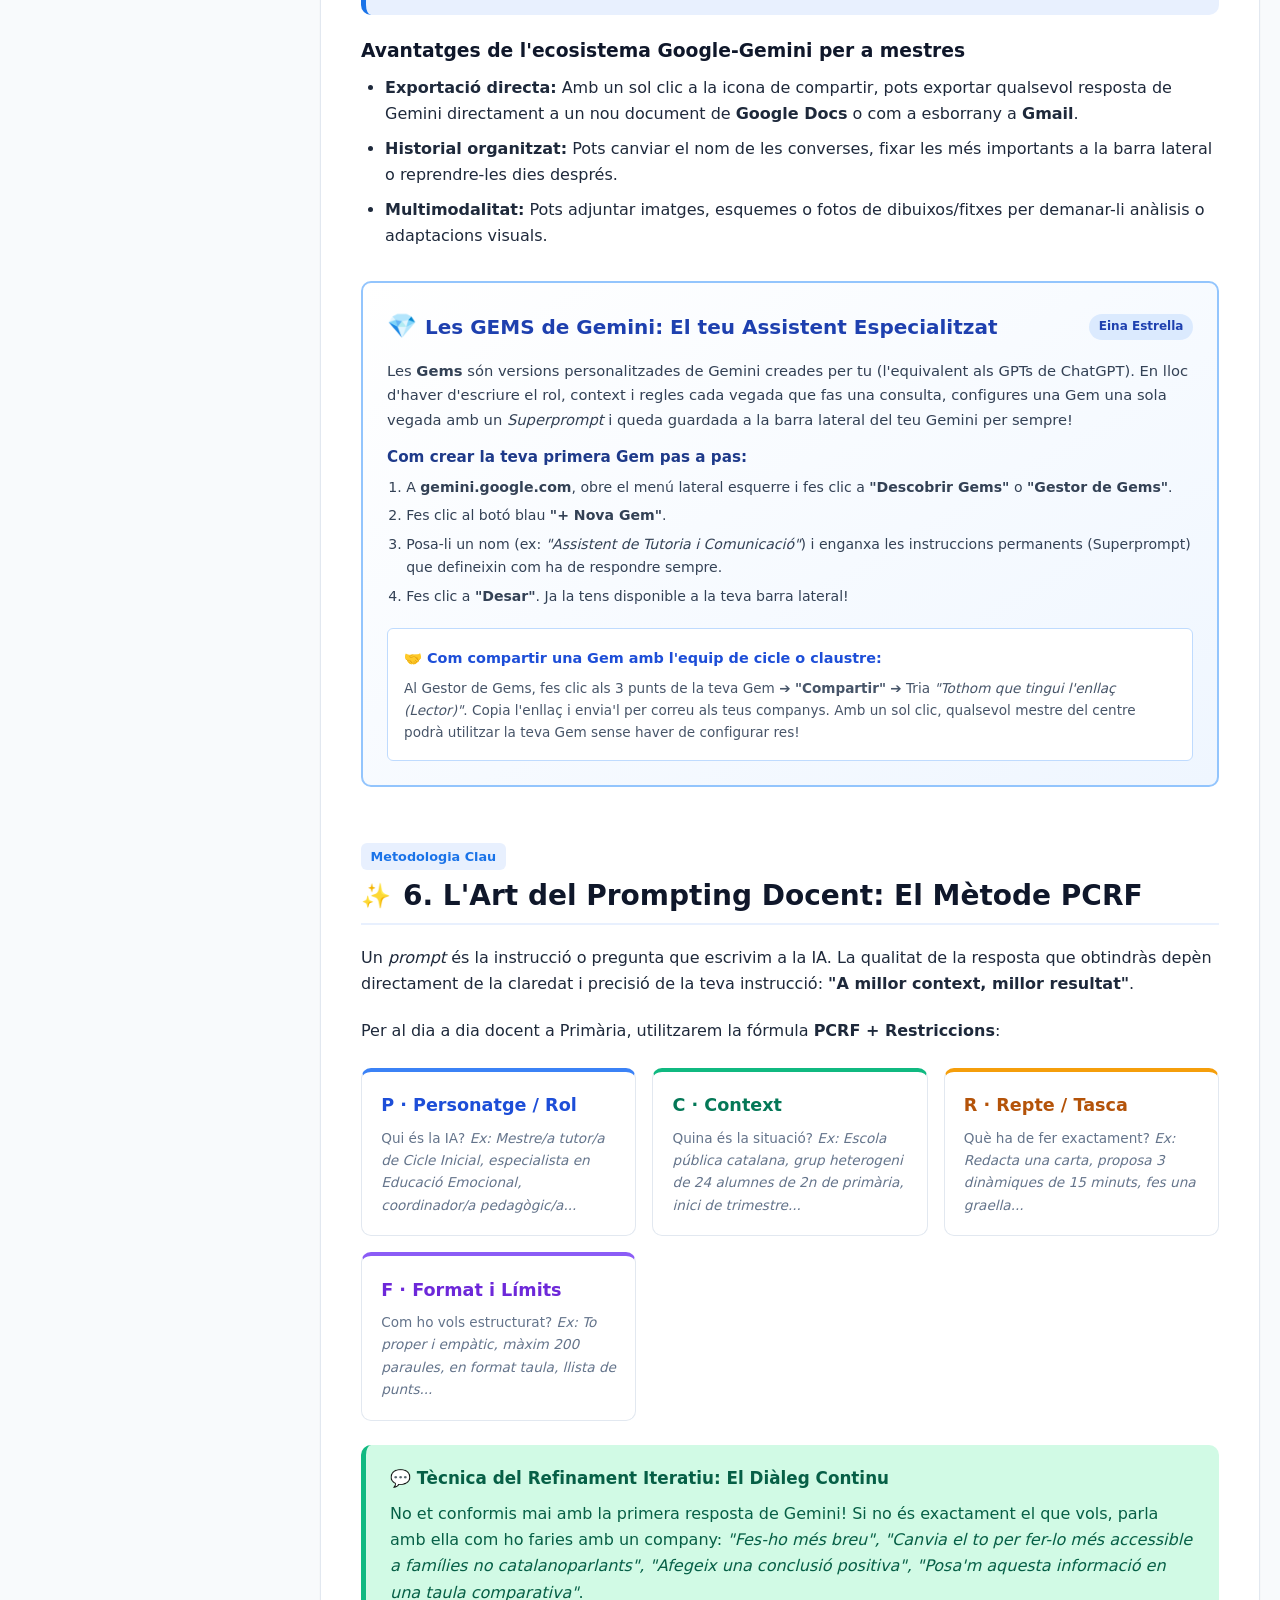
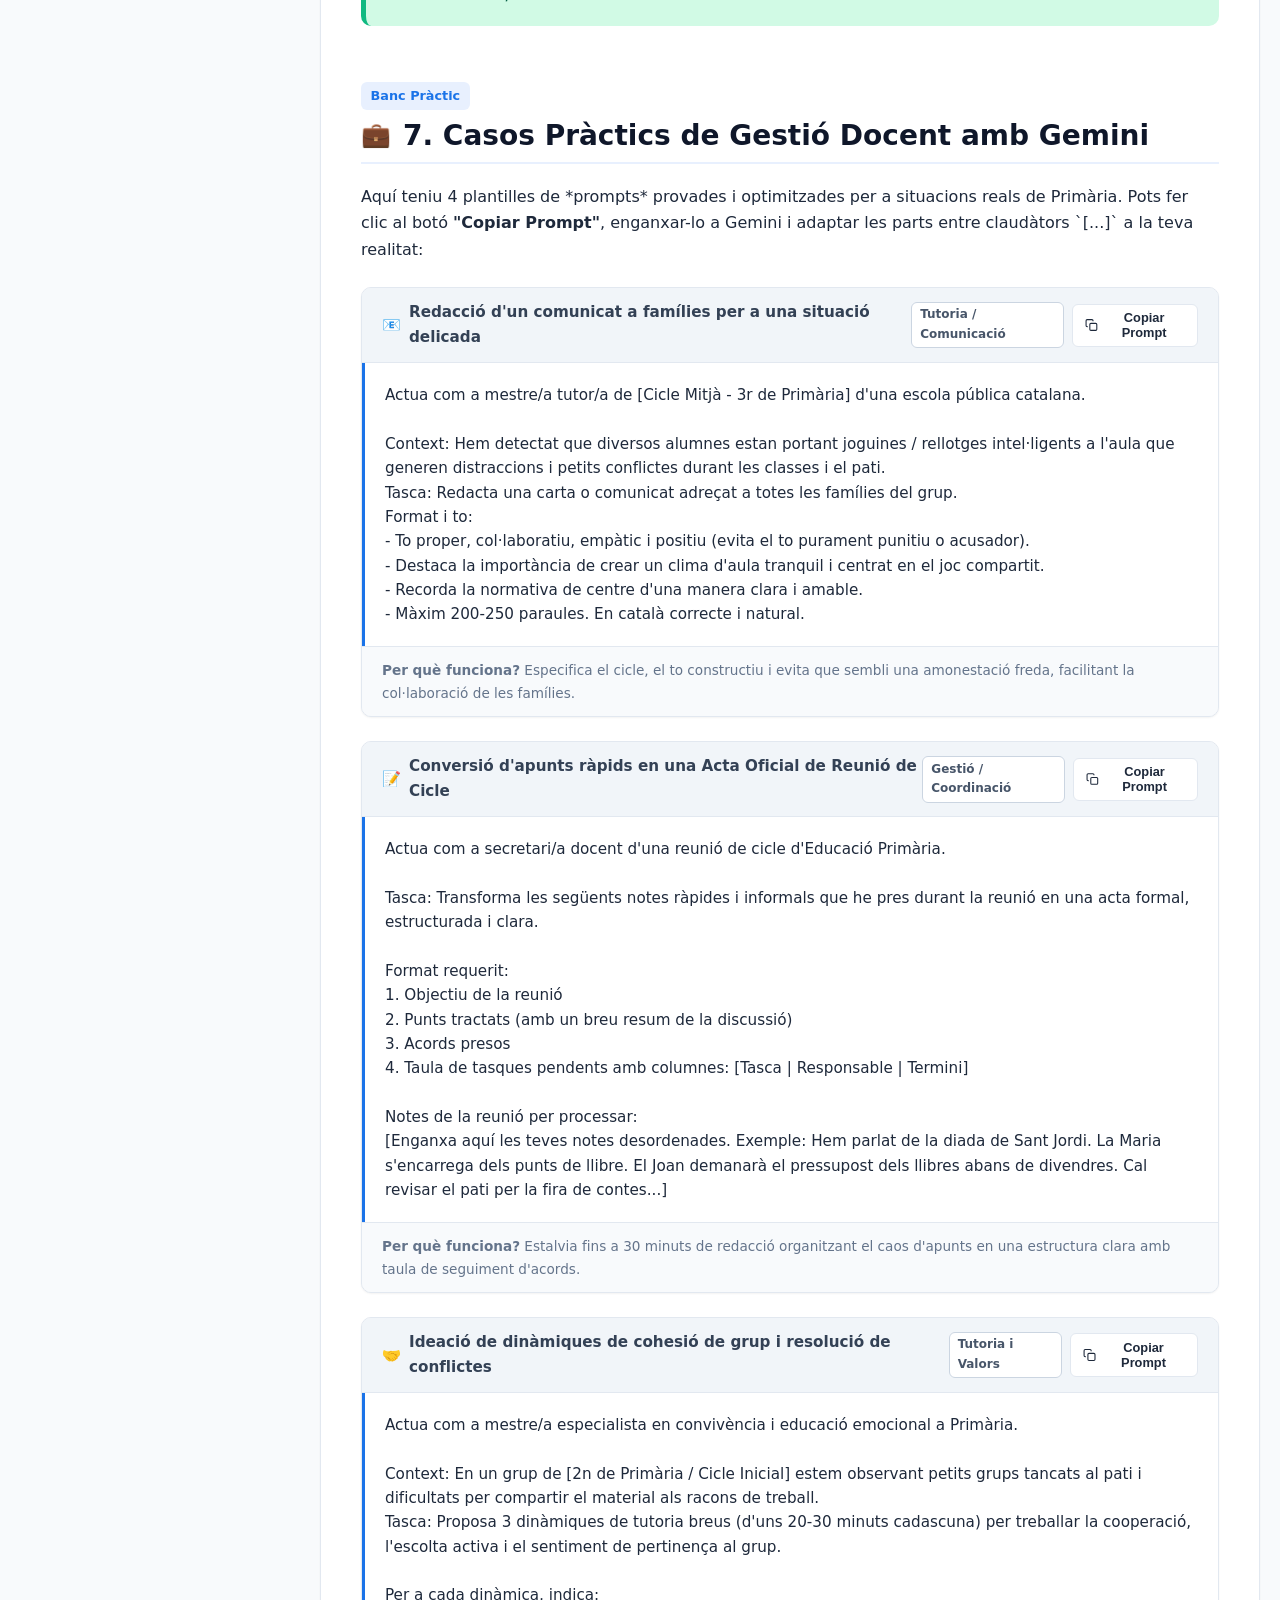
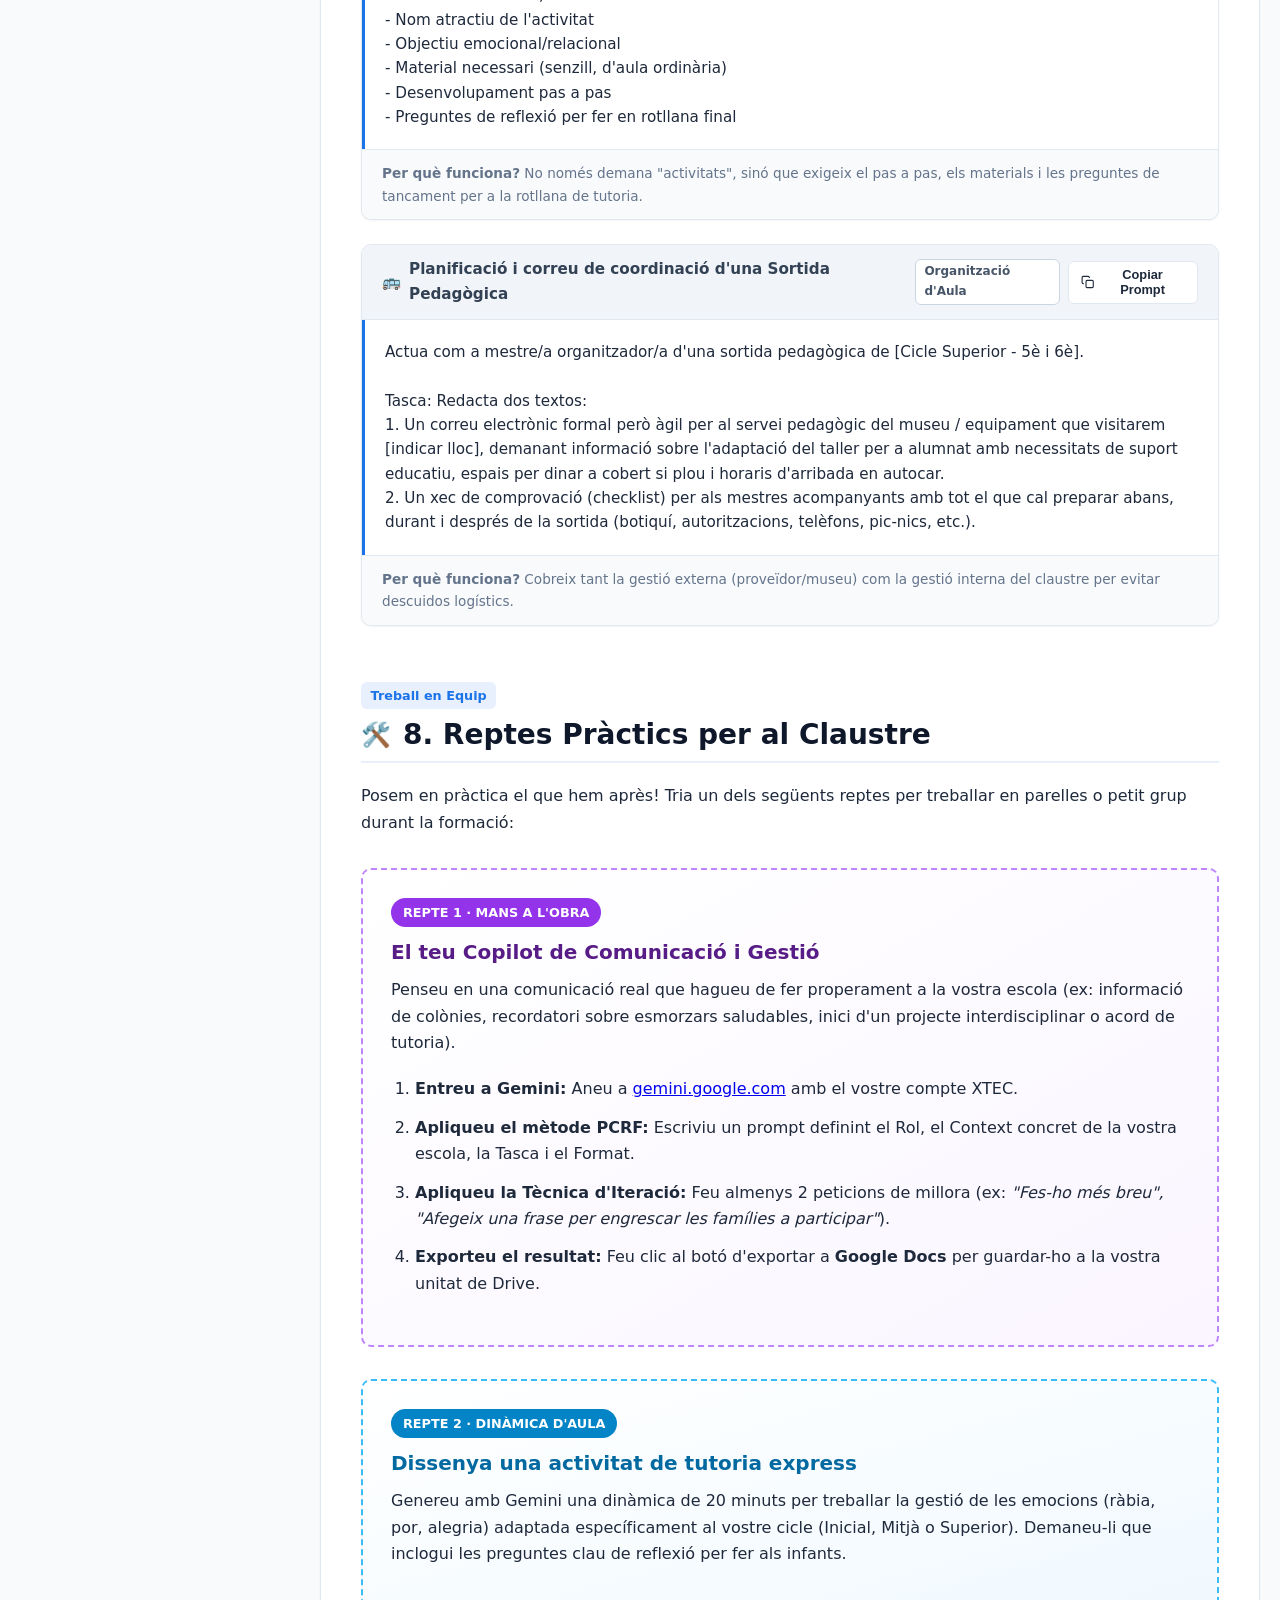
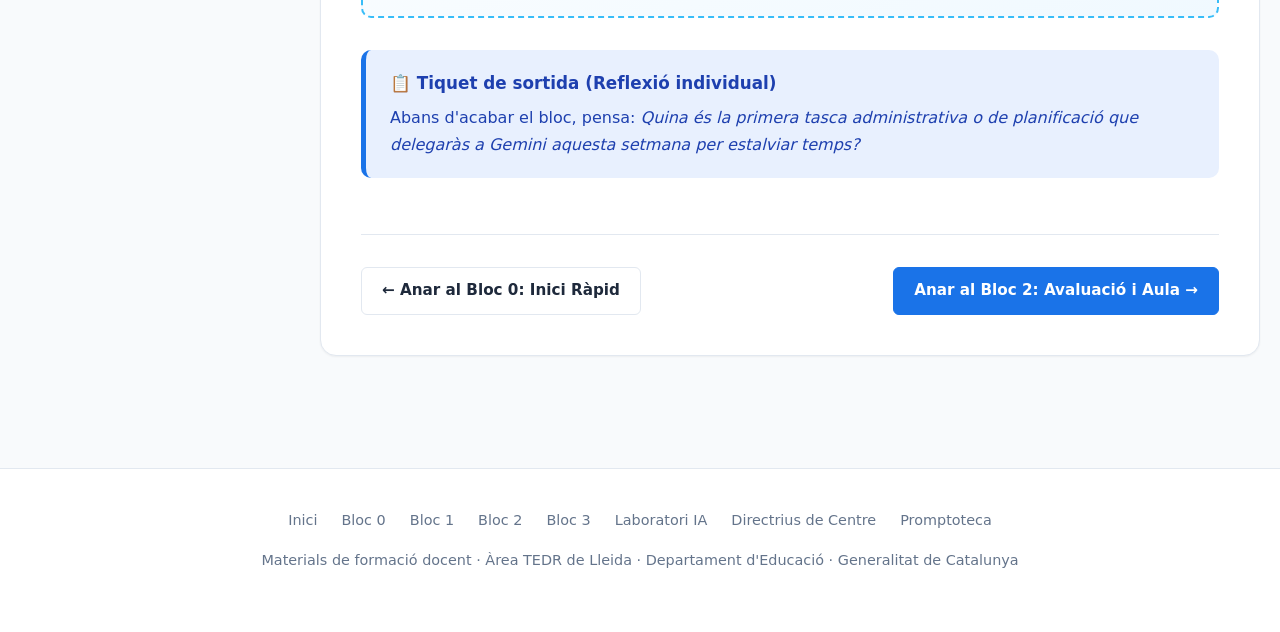
<file: IA/bloc1.html>
<!DOCTYPE html>
<html lang="ca">
<head>
  <meta charset="UTF-8">
  <meta name="viewport" content="width=device-width, initial-scale=1.0">
  <title>Bloc 1: Fonaments, Ètica i Gemini com a Copilot | IA a l'Educació</title>
  <link rel="stylesheet" href="css/style.css">
</head>
<body>

  <!-- Header & Nav -->
  <header class="site-header">
    <div class="container nav-wrapper">
      <a href="index.html" class="logo-link">
        <div class="logo-brand-group">
          <span class="logo-dept">Departament d'Educació</span>
          <span class="logo-area-badge">Àrea TEDR de Lleida</span>
        </div>
        <div class="logo-divider"></div>
        <div class="logo-title">
          <span class="logo-title-main">IA a l'Educació</span>
          <span class="logo-title-sub">Primària i Secundària</span>
        </div>
      </a>
      <button class="menu-toggle" aria-label="Obrir menú">☰</button>
      <nav>
        <ul class="nav-menu">
          <li><a href="index.html" class="nav-link nav-link-single">Inici</a></li>
          <li>
            <a href="bloc0.html" class="nav-link">
              <span class="nav-num">Bloc 0</span>
              <span class="nav-title">Inici Ràpid</span>
            </a>
          </li>
          <li>
            <a href="bloc1.html" class="nav-link active">
              <span class="nav-num">Bloc 1</span>
              <span class="nav-title">Fonaments i Ètica</span>
            </a>
          </li>
          <li>
            <a href="bloc2.html" class="nav-link">
              <span class="nav-num">Bloc 2</span>
              <span class="nav-title">Avaluació i Aula</span>
            </a>
          </li>
          <li>
            <a href="bloc3.html" class="nav-link">
              <span class="nav-num">Bloc 3</span>
              <span class="nav-title">Materials i Multimèdia</span>
            </a>
          </li>
          <li>
            <a href="laboratori.html" class="nav-link">
              <span class="nav-num">Laboratori IA</span>
              <span class="nav-title">Vibe Coding</span>
            </a>
          </li>
          <li>
            <a href="centre.html" class="nav-link">
              <span class="nav-num" style="color: #7c3aed;">Directrius</span>
              <span class="nav-title">de Centre</span>
            </a>
          </li>
          <li><a href="prompts.html" class="nav-link nav-link-single">Promptoteca</a></li>
        </ul>
      </nav>
    </div>
  </header>

  <!-- Hero Section -->
  <section class="hero">
    <div class="container">
      <div class="hero-tag">
        <span>📖 Bloc 1 · Formació Docent</span>
      </div>
      <h1 class="hero-title">Desmitificant la IA, Marc Ètic/Legal i Prompting amb Gemini</h1>
      <p class="hero-subtitle">
        Comprendre el funcionament real dels models de llenguatge, garantir la privadesa dels menors (RGPD) i dominar les tècniques d'instrucció per convertir Google Gemini en el teu aliat diari.
      </p>
    </div>
  </section>

  <!-- Content with Sticky Sidebar -->
  <div class="container page-layout">
    
    <!-- Sidebar Navigation -->
    <aside class="page-sidebar">
      <div class="sidebar-title">Continguts del Bloc 1</div>
      <ul class="sidebar-nav">
        <li><a href="#intro" class="active">1. Introducció i Objectius</a></li>
        <li><a href="#com-funciona">2. Com funciona la IA Generativa</a></li>
        <li><a href="#limitacions">3. Al·lucinacions i Biaixos</a></li>
        <li><a href="#etica-rgpd">4. Marc Ètic i RGPD a Catalunya</a></li>
        <li><a href="#gemini-xtec">5. Google Gemini amb compte XTEC</a></li>
        <li><a href="#art-prompting">6. L'Art del Prompting Docent</a></li>
        <li><a href="#casos-practics">7. Casos Pràctics de Gestió</a></li>
        <li><a href="#reptes">8. Reptes i Pràctica d'Aula</a></li>
      </ul>
    </aside>

    <!-- Main Article Content -->
    <main class="main-content">

      <!-- 1. Introducció -->
      <section id="intro" class="content-section">
        <span class="section-badge">Punt de partida</span>
        <h2 class="section-title"><span class="icon">🎯</span> 1. Introducció i Objectius</h2>
        <p>
          La irrupció de la <strong>Intel·ligència Artificial Generativa (IAG)</strong> representa una de les transformacions tecnològiques més rellevants dels darrers anys. Tanmateix, a l'educació primària cal abordar-la amb una doble mirada: <strong>rigorosa i ètica</strong> d'una banda, i <strong>profundament pràctica</strong> de l'altra.
        </p>
        <p>
          L'objectiu d'aquest bloc no és convertir-nos en enginyers informàtics, sinó adquirir el criteri pedagògic i tècnic necessari per aprofitar eines com <strong>Google Gemini</strong> per reduir la càrrega burocràtica, optimitzar la comunicació del centre i planificar millor el nostre dia a dia.
        </p>

        <div class="callout callout-info">
          <div class="callout-title">💡 Què aconseguirem en aquest bloc?</div>
          <ul style="margin-bottom: 0; padding-left: 1.2rem;">
            <li>Diferenciar clarament què pot fer i què no pot fer un model de llenguatge.</li>
            <li>Conèixer el marc legal del Departament d'Educació i aplicar tècniques d'<strong>anonimització estricta</strong> per complir el RGPD.</li>
            <li>Configurar i utilitzar <strong>Google Gemini</strong> amb el compte educatiu XTEC.</li>
            <li>Dominar l'estructura <strong>PCRF</strong> per redactar instruccions (*prompts*) que produeixin resultats d'alta qualitat a la primera.</li>
          </ul>
        </div>
      </section>

      <!-- 2. Com funciona -->
      <section id="com-funciona" class="content-section">
        <span class="section-badge">Fonaments</span>
        <h2 class="section-title"><span class="icon">🧠</span> 2. Com funciona la IA Generativa (i què NO és)</h2>
        <p>
          Sovint es parla de la IA com si fos una "ment conscient" que pensa, raona o comprèn la realitat com un ésser humà. <strong>Això és un mite.</strong>
        </p>
        <p>
          Eines com <strong>Google Gemini</strong> són <strong>Models Grans de Llenguatge (LLM - Large Language Models)</strong>. El seu funcionament es basa en xarxes neuronals profundes entrenades amb quantitats ingents de text (llibres, articles, webs, codi...).
        </p>

        <div class="callout callout-success">
          <div class="callout-title">🔍 La metàfora de l'autocompletar prodigiós</div>
          <p style="margin-bottom: 0;">
            Imagina el teclat predictiu del teu mòbil, però amb la capacitat de processar milers de milions de paràmetres i patrons gramaticals alhora. La IA no "sap" el contingut del que diu: <strong>calcula estadísticament quina és la seqüència de paraules (*tokens*) més probable i coherent</strong> que ha de respondre al text que tu li has escrit (*prompt*).
          </p>
        </div>

        <h3 style="margin-top: 1.5rem; margin-bottom: 0.75rem;">De la IA Tradicional a la IA Generativa</h3>
        <ul>
          <li><strong>IA Tradicional / Discriminativa:</strong> Classifica, detecta patrons o pren decisions (ex: el filtre de correu brossa de Gmail, el reconeixement de cares a Google Fotos).</li>
          <li><strong>IA Generativa:</strong> Crea contingut nou i original a partir d'instruccions (textos, resums, idees, imatges, codi, esquemes...).</li>
        </ul>
      </section>

      <!-- 3. Limitacions i Pensament Crític -->
      <section id="limitacions" class="content-section">
        <span class="section-badge">Sentit Crític i Riscos</span>
        <h2 class="section-title"><span class="icon">⚠️</span> 3. Riscos, Al·lucinacions i Pensament Crític</h2>
        <p>
          Com que el model respon basant-se en probabilitats estadístiques i coherència formal, i no en un coneixement conscient de la veritat, apareixen riscos fonamentals que tot claustre ha de tenir presents:
        </p>

        <div class="comparison-grid">
          <div class="comparison-box bad">
            <h4>🧠 Risc de Pèrdua de Pensament Crític (*Mandra Intel·lectual*)</h4>
            <p style="font-size: 0.9rem; margin-bottom: 0.5rem;">
              El gran perill no és que la IA s'equivoqui, sinó que <strong>nosaltres deixem de pensar</strong> (*Cognitive Offloading*). El <em>Biaix d'Automatització</em> ens empeny a confiar cegament en la resposta de la màquina perquè té una redacció impecable i persuasiva.
            </p>
            <p style="font-size: 0.85rem; color: #991b1b; margin-bottom: 0;">
              <em>Actitud docent clau:</em> Utilitzar la IA per activar preguntes més profundes, mai com a substitut del propi judici professional.
            </p>
          </div>

          <div class="comparison-box bad">
            <h4>🚨 Les Al·lucinacions Plausibles</h4>
            <p style="font-size: 0.9rem; margin-bottom: 0.5rem;">
              Quan la IA no disposa de dades certes, <strong>pot inventar fets, dates, decrets educatius o cites bibliogràfiques</strong> amb un to completament convincent, segur i acadèmic.
            </p>
            <p style="font-size: 0.85rem; color: #991b1b; margin-bottom: 0;">
              <em>Exemple:</em> Citar una normativa educativa catalana inventada o atribuir teories a autors que mai les van defensar.
            </p>
          </div>
        </div>

        <div class="comparison-grid" style="margin-top: 1rem;">
          <div class="comparison-box bad">
            <h4>⚖️ Els Biaixos Culturals i de Gènere</h4>
            <p style="font-size: 0.9rem; margin-bottom: 0.5rem;">
              La IA reflecteix els biaixos d'Internet. Si no la guiem específicament, tendeix a reproduir rols tradicionals o una visió exclusivament anglosaxona i hegemònica de la història i la ciència.
            </p>
            <p style="font-size: 0.85rem; color: #991b1b; margin-bottom: 0;">
              <em>Clau:</em> Exigir expressament perspectiva de gènere, diversitat i context cultural català als nostres prompts.
            </p>
          </div>

          <div class="comparison-box good">
            <h4>👁️ La Regla del "Mestre al Timó" (*Human in the Loop*)</h4>
            <p style="font-size: 0.9rem; margin-bottom: 0.5rem;">
              La IA és un <strong>esborranyador prodigiós</strong>, mai l'autor ni el decisor pedagògic. La mirada sensible cap a l'alumnat, la selecció dels valors i la validació final de qualsevol material són sempre responsabilitat del mestre o mestra.
            </p>
            <p style="font-size: 0.85rem; color: #166534; margin-bottom: 0;">
              <em>Lema:</em> "La IA proposa, el docent disposa."
            </p>
          </div>
        </div>

        <div class="callout callout-info" style="margin-top: 1.5rem;">
          <div class="callout-title">🌱 La Petjada Ecològica de la IA (Sostenibilitat i ODS)</div>
          <p style="margin-bottom: 0; font-size: 0.88rem;">
            Entrenar i consultar models d'IA generativa requereix una potència de càlcul enorme als centres de dades, amb un <strong>consum significatiu d'electricitat i aigua de refrigeració</strong> (generar una imatge o mantenir un xat llarg consumeix molt més que una cerca web clàssica). Com a docents compromesos amb l'educació ambiental (ODS 12 i 13), fomentem un <strong>ús conscient, eficient i no compulsiu</strong> de la tecnologia: <em>demanem a la IA només allò que realment aporta valor afegit</em>.
          </p>
        </div>
      </section>

      <!-- 4. Ètica i RGPD -->
      <section id="etica-rgpd" class="content-section">
        <span class="section-badge">Normativa i Protecció</span>
        <h2 class="section-title"><span class="icon">🔒</span> 4. Marc Ètic, Legal i RGPD a Catalunya</h2>
        <p>
          En l'àmbit educatiu treballem amb menors d'edat. El <strong>Reglament General de Protecció de Dades (RGPD)</strong>, la <strong>LOPD-GDD (art. 7)</strong> i les instruccions del Departament d'Educació de la Generalitat de Catalunya estableixen un doble marc segons l'edat de l'alumnat:
        </p>

        <!-- Marc per Edats: Primària vs Secundària -->
        <div class="comparison-grid" style="margin: 1.5rem 0;">
          <div style="background: #f8fafc; border: 1px solid var(--border); border-radius: var(--radius-sm); padding: 1.25rem;">
            <span style="background: #e2e8f0; color: #334155; font-size: 0.75rem; font-weight: 700; padding: 0.2rem 0.6rem; border-radius: 9999px;">Etapa &lt; 14 Anys</span>
            <h4 style="margin: 0.5rem 0 0.25rem 0; color: #1e293b;">Infantil, Primària i 1r / 2n d'ESO</h4>
            <p style="font-size: 0.85rem; color: #64748b; margin-bottom: 0.5rem;">
              Els menors de 14 anys <strong>no tenen capacitat legal per consentir</strong> el tractament de les seves dades en plataformes d'IA obertes.
            </p>
            <ul style="font-size: 0.82rem; padding-left: 1.1rem; margin-bottom: 0; color: #334155;">
              <li><strong>Norma:</strong> No poden crear comptes personals a eines com ChatGPT, Gemini o Copilot.</li>
              <li><strong>Com s'usa:</strong> Eines 100% lliures sense registre (AutoDraw, Teachable Machine, Google Lens) o ús per part del docent a la PDI.</li>
            </ul>
          </div>

          <div style="background: #f0fdf4; border: 1px solid #bbf7d0; border-radius: var(--radius-sm); padding: 1.25rem;">
            <span style="background: #dcfce7; color: #15803d; font-size: 0.75rem; font-weight: 700; padding: 0.2rem 0.6rem; border-radius: 9999px;">Etapa &ge; 14 Anys</span>
            <h4 style="margin: 0.5rem 0 0.25rem 0; color: #065f46;">3r / 4t d'ESO, Batxillerat i FP</h4>
            <p style="font-size: 0.85rem; color: #166534; margin-bottom: 0.5rem;">
              Segons la LOPD-GDD (art. 7), a partir dels 14 anys <strong>l'alumnat pot prestar el seu propi consentiment</strong> per a serveis digitals.
            </p>
            <ul style="font-size: 0.82rem; padding-left: 1.1rem; margin-bottom: 0; color: #14532d;">
              <li><strong>Norma:</strong> Poden utilitzar eines d'IA amb el seu compte institucional sota pautes del centre.</li>
              <li><strong>Com s'usa:</strong> Com a Tutor Socràtic, eina de recerca, programació o anàlisi de dades, sempre amb criteri ètic i citació de fonts.</li>
            </ul>
          </div>
        </div>

        <div class="callout callout-danger">
          <div class="callout-title">⛔ La Llista Vermella: El que MAI s'ha d'introduir a eines d'IA obertes</div>
          <ul style="margin-bottom: 0; padding-left: 1.2rem;">
            <li><strong>Noms i cognoms reals</strong> d'alumnes o de les seves famílies.</li>
            <li><strong>Dades personals sensibles:</strong> Informes mèdics, diagnòstics psicopedagògics individuals (NESE/EAP), situacions de vulnerabilitat social o dades familiars privades.</li>
            <li><strong>Fotografies o vídeos de menors</strong> identificables.</li>
            <li><strong>Contrasenyes, DNIs o dades administratives privades</strong> del centre.</li>
          </ul>
        </div>

        <h3 style="margin-top: 1.5rem; margin-bottom: 0.75rem;">Com aplicar la Tècnica de l'Anonimització Eficaç</h3>
        <p>
          Podem utilitzar la IA per preparar adaptacions, informes o comunicats sense vulnerar cap dada personal utilitzant <strong>perfils abstractes</strong> o <strong>pseudònims</strong>:
        </p>

        <div class="comparison-grid">
          <div class="comparison-box bad">
            <h4>❌ Malament (Infracció RGPD)</h4>
            <p style="font-size: 0.85rem; font-family: var(--font-mono); color: #991b1b;">
              "El meu alumne Marc García de 3r A de l'Escola Els Pins té TDAH diagnosticat per l'EAP i sovint es baralla al pati amb el seu company Joan. Fes-me un informe..."
            </p>
          </div>
          <div class="comparison-box good">
            <h4>✅ Molt Bé (Totalment Anonimitzat)</h4>
            <p style="font-size: 0.85rem; font-family: var(--font-mono); color: #166534;">
              "Actua com a mestre especialista en atenció a la diversitat a Primària. Tinc un cas d'un infant de Cicle Mitjà amb dificultats de concentració i gestió de la frustració en el joc lliure. Proposa'm estratègies d'acompanyament..."
            </p>
          </div>
        </div>

        <!-- Mini Quiz Interactiu -->
        <div class="quiz-box">
          <h4 style="margin-bottom: 0.5rem;">Comprovació Ràpida de Seguretat:</h4>
          <p style="font-size: 0.95rem; margin-bottom: 0.75rem;">
            Vols demanar a Gemini que redacti un comentari per a l'informe escolar sobre una alumna que ha millorat molt en expressió escrita però que encara comet faltes d'ortografia bàsiques. Quina d'aquestes opcions és la correcta?
          </p>
          <div class="quiz-option" data-correct="false" data-feedback="Has inclòs el nom de l'alumna (Laia) i la seva classe, la qual cosa pot identificar-la.">
            Opció A: "Fes un comentari positiu per a la Laia Martínez de 4t B, explicant que ha millorat la redacció però ha de vigilar l'ortografia."
          </div>
          <div class="quiz-option" data-correct="true" data-feedback="Correcte! Utilitzes un rol docent i un perfil pedagògic anònim (infant de 4t de primària) sense cap dada personal.">
            Opció B: "Com a mestre/a de 4t de primària, redacta un comentari d'informe per a un infant que ha progressat molt en coherència i creativitat en els seus textos, encoratjant-lo a revisar l'ortografia natural."
          </div>
          <div class="quiz-feedback"></div>
        </div>
      </section>

      <!-- 5. Gemini XTEC -->
      <section id="gemini-xtec" class="content-section">
        <span class="section-badge">Eines</span>
        <h2 class="section-title"><span class="icon">🌐</span> 5. Google Gemini amb el teu compte XTEC</h2>
        <p>
          Com a docents del Departament d'Educació de Catalunya, disposem del compte <strong>@xtec.cat</strong>, integrat a l'ecosistema <strong>Google Workspace for Education</strong>.
        </p>

        <div class="callout callout-info">
          <div class="callout-title">🔑 Com accedir a Google Gemini pas a pas</div>
          <ol style="margin-bottom: 0; padding-left: 1.2rem;">
            <li>Obre el navegador i ves a <a href="https://gemini.google.com" target="_blank" rel="noopener"><strong>gemini.google.com</strong></a>.</li>
            <li>Inicia la sessió amb el teu compte oficial <strong>@xtec.cat</strong>.</li>
            <li>Comprova a la cantonada superior dreta que el perfil actiu és el corporatiu de l'XTEC.</li>
          </ol>
        </div>

        <h3 style="margin-top: 1.5rem; margin-bottom: 0.75rem;">Avantatges de l'ecosistema Google-Gemini per a mestres</h3>
        <ul>
          <li><strong>Exportació directa:</strong> Amb un sol clic a la icona de compartir, pots exportar qualsevol resposta de Gemini directament a un nou document de <strong>Google Docs</strong> o com a esborrany a <strong>Gmail</strong>.</li>
          <li><strong>Historial organitzat:</strong> Pots canviar el nom de les converses, fixar les més importants a la barra lateral o reprendre-les dies després.</li>
          <li><strong>Multimodalitat:</strong> Pots adjuntar imatges, esquemes o fotos de dibuixos/fitxes per demanar-li anàlisis o adaptacions visuals.</li>
        </ul>

        <!-- Subsecció GEMS -->
        <div style="background: linear-gradient(to bottom right, #ffffff, #eff6ff); border: 2px solid #93c5fd; border-radius: var(--radius-md); padding: 1.5rem; margin: 2rem 0;">
          <div style="display: flex; align-items: center; justify-content: space-between; flex-wrap: wrap; gap: 0.5rem; margin-bottom: 0.75rem;">
            <div style="display: flex; align-items: center; gap: 0.5rem;">
              <span style="font-size: 1.5rem;">💎</span>
              <h3 style="margin: 0; color: #1e40af; font-size: 1.25rem;">Les GEMS de Gemini: El teu Assistent Especialitzat</h3>
            </div>
            <span style="background: #dbeafe; color: #1e40af; font-size: 0.75rem; font-weight: 700; padding: 0.2rem 0.6rem; border-radius: 9999px;">Eina Estrella</span>
          </div>
          <p style="font-size: 0.92rem; color: #334155; margin-bottom: 1rem;">
            Les <strong>Gems</strong> són versions personalitzades de Gemini creades per tu (l'equivalent als GPTs de ChatGPT). En lloc d'haver d'escriure el rol, context i regles cada vegada que fas una consulta, configures una Gem una sola vegada amb un <em>Superprompt</em> i queda guardada a la barra lateral del teu Gemini per sempre!
          </p>

          <h4 style="color: #1e3a8a; font-size: 0.95rem; margin-bottom: 0.5rem;">Com crear la teva primera Gem pas a pas:</h4>
          <ol style="font-size: 0.88rem; padding-left: 1.2rem; color: #334155; margin-bottom: 1.25rem;">
            <li style="margin-bottom: 0.35rem;">A <strong>gemini.google.com</strong>, obre el menú lateral esquerre i fes clic a <strong>"Descobrir Gems"</strong> o <strong>"Gestor de Gems"</strong>.</li>
            <li style="margin-bottom: 0.35rem;">Fes clic al botó blau <strong>"+ Nova Gem"</strong>.</li>
            <li style="margin-bottom: 0.35rem;">Posa-li un nom (ex: <em>"Assistent de Tutoria i Comunicació"</em>) i enganxa les instruccions permanents (Superprompt) que defineixin com ha de respondre sempre.</li>
            <li style="margin-bottom: 0.35rem;">Fes clic a <strong>"Desar"</strong>. Ja la tens disponible a la teva barra lateral!</li>
          </ol>

          <div style="background: white; border: 1px solid #bfdbfe; border-radius: var(--radius-sm); padding: 1rem; margin-top: 1rem;">
            <strong style="color: #1d4ed8; font-size: 0.9rem;">🤝 Com compartir una Gem amb l'equip de cicle o claustre:</strong>
            <p style="font-size: 0.85rem; color: #475569; margin-top: 0.3rem; margin-bottom: 0;">
              Al Gestor de Gems, fes clic als 3 punts de la teva Gem ➔ <strong>"Compartir"</strong> ➔ Tria <em>"Tothom que tingui l'enllaç (Lector)"</em>. Copia l'enllaç i envia'l per correu als teus companys. Amb un sol clic, qualsevol mestre del centre podrà utilitzar la teva Gem sense haver de configurar res!
            </p>
          </div>
        </div>
      </section>

      <!-- 6. L'Art del Prompting -->
      <section id="art-prompting" class="content-section">
        <span class="section-badge">Metodologia Clau</span>
        <h2 class="section-title"><span class="icon">✨</span> 6. L'Art del Prompting Docent: El Mètode PCRF</h2>
        <p>
          Un <em>prompt</em> és la instrucció o pregunta que escrivim a la IA. La qualitat de la resposta que obtindràs depèn directament de la claredat i precisió de la teva instrucció: <strong>"A millor context, millor resultat"</strong>.
        </p>
        <p>
          Per al dia a dia docent a Primària, utilitzarem la fórmula <strong>PCRF + Restriccions</strong>:
        </p>

        <div style="display: grid; grid-template-columns: repeat(auto-fit, minmax(220px, 1fr)); gap: 1rem; margin: 1.5rem 0;">
          <div style="background: white; border: 1px solid var(--border); border-top: 4px solid #3b82f6; border-radius: var(--radius-md); padding: 1.2rem;">
            <strong style="color: #1d4ed8; font-size: 1.1rem;">P · Personatge / Rol</strong>
            <p style="font-size: 0.85rem; color: var(--text-muted); margin-top: 0.4rem; margin-bottom: 0;">
              Qui és la IA? <em>Ex: Mestre/a tutor/a de Cicle Inicial, especialista en Educació Emocional, coordinador/a pedagògic/a...</em>
            </p>
          </div>

          <div style="background: white; border: 1px solid var(--border); border-top: 4px solid #10b981; border-radius: var(--radius-md); padding: 1.2rem;">
            <strong style="color: #047857; font-size: 1.1rem;">C · Context</strong>
            <p style="font-size: 0.85rem; color: var(--text-muted); margin-top: 0.4rem; margin-bottom: 0;">
              Quina és la situació? <em>Ex: Escola pública catalana, grup heterogeni de 24 alumnes de 2n de primària, inici de trimestre...</em>
            </p>
          </div>

          <div style="background: white; border: 1px solid var(--border); border-top: 4px solid #f59e0b; border-radius: var(--radius-md); padding: 1.2rem;">
            <strong style="color: #b45309; font-size: 1.1rem;">R · Repte / Tasca</strong>
            <p style="font-size: 0.85rem; color: var(--text-muted); margin-top: 0.4rem; margin-bottom: 0;">
              Què ha de fer exactament? <em>Ex: Redacta una carta, proposa 3 dinàmiques de 15 minuts, fes una graella...</em>
            </p>
          </div>

          <div style="background: white; border: 1px solid var(--border); border-top: 4px solid #8b5cf6; border-radius: var(--radius-md); padding: 1.2rem;">
            <strong style="color: #6d28d9; font-size: 1.1rem;">F · Format i Límits</strong>
            <p style="font-size: 0.85rem; color: var(--text-muted); margin-top: 0.4rem; margin-bottom: 0;">
              Com ho vols estructurat? <em>Ex: To proper i empàtic, màxim 200 paraules, en format taula, llista de punts...</em>
            </p>
          </div>
        </div>

        <div class="callout callout-success">
          <div class="callout-title">💬 Tècnica del Refinament Iteratiu: El Diàleg Continu</div>
          <p style="margin-bottom: 0;">
            No et conformis mai amb la primera resposta de Gemini! Si no és exactament el que vols, parla amb ella com ho faries amb un company:
            <em>"Fes-ho més breu", "Canvia el to per fer-lo més accessible a famílies no catalanoparlants", "Afegeix una conclusió positiva", "Posa'm aquesta informació en una taula comparativa"</em>.
          </p>
        </div>
      </section>

      <!-- 7. Casos Pràctics de Gestió Docent -->
      <section id="casos-practics" class="content-section">
        <span class="section-badge">Banc Pràctic</span>
        <h2 class="section-title"><span class="icon">💼</span> 7. Casos Pràctics de Gestió Docent amb Gemini</h2>
        <p>
          Aquí teniu 4 plantilles de *prompts* provades i optimitzades per a situacions reals de Primària. Pots fer clic al botó <strong>"Copiar Prompt"</strong>, enganxar-lo a Gemini i adaptar les parts entre claudàtors `[...]` a la teva realitat:
        </p>

        <!-- Prompt 1: Comunicat Famílies -->
        <div class="prompt-card">
          <div class="prompt-header">
            <div class="prompt-title">
              <span>📧</span> Redacció d'un comunicat a famílies per a una situació delicada
            </div>
            <div style="display: flex; gap: 0.5rem; align-items: center;">
              <span class="prompt-tag">Tutoria / Comunicació</span>
              <button class="btn-copy">
                <svg width="14" height="14" viewBox="0 0 24 24" fill="none" stroke="currentColor" stroke-width="2">
                  <rect x="9" y="9" width="13" height="13" rx="2" ry="2"></rect>
                  <path d="M5 15H4a2 2 0 0 1-2-2V4a2 2 0 0 1 2-2h9a2 2 0 0 1 2 2v1"></path>
                </svg>
                Copiar Prompt
              </button>
            </div>
          </div>
          <div class="prompt-body">Actua com a mestre/a tutor/a de [Cicle Mitjà - 3r de Primària] d'una escola pública catalana.

Context: Hem detectat que diversos alumnes estan portant joguines / rellotges intel·ligents a l'aula que generen distraccions i petits conflictes durant les classes i el pati.
Tasca: Redacta una carta o comunicat adreçat a totes les famílies del grup.
Format i to:
- To proper, col·laboratiu, empàtic i positiu (evita el to purament punitiu o acusador).
- Destaca la importància de crear un clima d'aula tranquil i centrat en el joc compartit.
- Recorda la normativa de centre d'una manera clara i amable.
- Màxim 200-250 paraules. En català correcte i natural.</div>
          <div class="prompt-explanation">
            <strong>Per què funciona?</strong> Especifica el cicle, el to constructiu i evita que sembli una amonestació freda, facilitant la col·laboració de les famílies.
          </div>
        </div>

        <!-- Prompt 2: Redactor d'Actes -->
        <div class="prompt-card">
          <div class="prompt-header">
            <div class="prompt-title">
              <span>📝</span> Conversió d'apunts ràpids en una Acta Oficial de Reunió de Cicle
            </div>
            <div style="display: flex; gap: 0.5rem; align-items: center;">
              <span class="prompt-tag">Gestió / Coordinació</span>
              <button class="btn-copy">
                <svg width="14" height="14" viewBox="0 0 24 24" fill="none" stroke="currentColor" stroke-width="2">
                  <rect x="9" y="9" width="13" height="13" rx="2" ry="2"></rect>
                  <path d="M5 15H4a2 2 0 0 1-2-2V4a2 2 0 0 1 2-2h9a2 2 0 0 1 2 2v1"></path>
                </svg>
                Copiar Prompt
              </button>
            </div>
          </div>
          <div class="prompt-body">Actua com a secretari/a docent d'una reunió de cicle d'Educació Primària.

Tasca: Transforma les següents notes ràpides i informals que he pres durant la reunió en una acta formal, estructurada i clara.

Format requerit:
1. Objectiu de la reunió
2. Punts tractats (amb un breu resum de la discussió)
3. Acords presos
4. Taula de tasques pendents amb columnes: [Tasca | Responsable | Termini]

Notes de la reunió per processar:
[Enganxa aquí les teves notes desordenades. Exemple: Hem parlat de la diada de Sant Jordi. La Maria s'encarrega dels punts de llibre. El Joan demanarà el pressupost dels llibres abans de divendres. Cal revisar el pati per la fira de contes...]</div>
          <div class="prompt-explanation">
            <strong>Per què funciona?</strong> Estalvia fins a 30 minuts de redacció organitzant el caos d'apunts en una estructura clara amb taula de seguiment d'acords.
          </div>
        </div>

        <!-- Prompt 3: Dinàmiques de Cohesió -->
        <div class="prompt-card">
          <div class="prompt-header">
            <div class="prompt-title">
              <span>🤝</span> Ideació de dinàmiques de cohesió de grup i resolució de conflictes
            </div>
            <div style="display: flex; gap: 0.5rem; align-items: center;">
              <span class="prompt-tag">Tutoria i Valors</span>
              <button class="btn-copy">
                <svg width="14" height="14" viewBox="0 0 24 24" fill="none" stroke="currentColor" stroke-width="2">
                  <rect x="9" y="9" width="13" height="13" rx="2" ry="2"></rect>
                  <path d="M5 15H4a2 2 0 0 1-2-2V4a2 2 0 0 1 2-2h9a2 2 0 0 1 2 2v1"></path>
                </svg>
                Copiar Prompt
              </button>
            </div>
          </div>
          <div class="prompt-body">Actua com a mestre/a especialista en convivència i educació emocional a Primària.

Context: En un grup de [2n de Primària / Cicle Inicial] estem observant petits grups tancats al pati i dificultats per compartir el material als racons de treball.
Tasca: Proposa 3 dinàmiques de tutoria breus (d'uns 20-30 minuts cadascuna) per treballar la cooperació, l'escolta activa i el sentiment de pertinença al grup.

Per a cada dinàmica, indica:
- Nom atractiu de l'activitat
- Objectiu emocional/relacional
- Material necessari (senzill, d'aula ordinària)
- Desenvolupament pas a pas
- Preguntes de reflexió per fer en rotllana final</div>
          <div class="prompt-explanation">
            <strong>Per què funciona?</strong> No només demana "activitats", sinó que exigeix el pas a pas, els materials i les preguntes de tancament per a la rotllana de tutoria.
          </div>
        </div>

        <!-- Prompt 4: Sortida Pedagògica -->
        <div class="prompt-card">
          <div class="prompt-header">
            <div class="prompt-title">
              <span>🚌</span> Planificació i correu de coordinació d'una Sortida Pedagògica
            </div>
            <div style="display: flex; gap: 0.5rem; align-items: center;">
              <span class="prompt-tag">Organització d'Aula</span>
              <button class="btn-copy">
                <svg width="14" height="14" viewBox="0 0 24 24" fill="none" stroke="currentColor" stroke-width="2">
                  <rect x="9" y="9" width="13" height="13" rx="2" ry="2"></rect>
                  <path d="M5 15H4a2 2 0 0 1-2-2V4a2 2 0 0 1 2-2h9a2 2 0 0 1 2 2v1"></path>
                </svg>
                Copiar Prompt
              </button>
            </div>
          </div>
          <div class="prompt-body">Actua com a mestre/a organitzador/a d'una sortida pedagògica de [Cicle Superior - 5è i 6è].

Tasca: Redacta dos textos:
1. Un correu electrònic formal però àgil per al servei pedagògic del museu / equipament que visitarem [indicar lloc], demanant informació sobre l'adaptació del taller per a alumnat amb necessitats de suport educatiu, espais per dinar a cobert si plou i horaris d'arribada en autocar.
2. Un xec de comprovació (checklist) per als mestres acompanyants amb tot el que cal preparar abans, durant i després de la sortida (botiquí, autoritzacions, telèfons, pic-nics, etc.).</div>
          <div class="prompt-explanation">
            <strong>Per què funciona?</strong> Cobreix tant la gestió externa (proveïdor/museu) com la gestió interna del claustre per evitar descuidos logístics.
          </div>
        </div>

      </section>

      <!-- 8. Reptes i Pràctica d'Aula -->
      <section id="reptes" class="content-section">
        <span class="section-badge">Treball en Equip</span>
        <h2 class="section-title"><span class="icon">🛠️</span> 8. Reptes Pràctics per al Claustre</h2>
        <p>
          Posem en pràctica el que hem après! Tria un dels següents reptes per treballar en parelles o petit grup durant la formació:
        </p>

        <div class="activity-card">
          <span class="activity-badge">Repte 1 · Mans a l'obra</span>
          <h3 class="activity-title">El teu Copilot de Comunicació i Gestió</h3>
          <p>
            Penseu en una comunicació real que hagueu de fer properament a la vostra escola (ex: informació de colònies, recordatori sobre esmorzars saludables, inici d'un projecte interdisciplinar o acord de tutoria).
          </p>
          <ol class="activity-steps">
            <li><strong>Entreu a Gemini:</strong> Aneu a <a href="https://gemini.google.com" target="_blank" rel="noopener">gemini.google.com</a> amb el vostre compte XTEC.</li>
            <li><strong>Apliqueu el mètode PCRF:</strong> Escriviu un prompt definint el Rol, el Context concret de la vostra escola, la Tasca i el Format.</li>
            <li><strong>Apliqueu la Tècnica d'Iteració:</strong> Feu almenys 2 peticions de millora (ex: <em>"Fes-ho més breu", "Afegeix una frase per engrescar les famílies a participar"</em>).</li>
            <li><strong>Exporteu el resultat:</strong> Feu clic al botó d'exportar a <strong>Google Docs</strong> per guardar-ho a la vostra unitat de Drive.</li>
          </ol>
        </div>

        <div class="activity-card" style="border-color: #38bdf8; background: linear-gradient(to bottom right, #ffffff, #f0f9ff);">
          <span class="activity-badge" style="background: #0284c7;">Repte 2 · Dinàmica d'Aula</span>
          <h3 class="activity-title" style="color: #0369a1;">Dissenya una activitat de tutoria express</h3>
          <p>
            Genereu amb Gemini una dinàmica de 20 minuts per treballar la gestió de les emocions (ràbia, por, alegria) adaptada específicament al vostre cicle (Inicial, Mitjà o Superior). Demaneu-li que inclogui les preguntes clau de reflexió per fer als infants.
          </p>
        </div>

        <div class="callout callout-info" style="margin-top: 2rem;">
          <div class="callout-title">📋 Tiquet de sortida (Reflexió individual)</div>
          <p style="margin-bottom: 0;">
            Abans d'acabar el bloc, pensa: <em>Quina és la primera tasca administrativa o de planificació que delegaràs a Gemini aquesta setmana per estalviar temps?</em>
          </p>
        </div>

      </section>

      <!-- Navegació entre blocs -->
      <div style="display: flex; justify-content: space-between; align-items: center; border-top: 1px solid var(--border); padding-top: 2rem; margin-top: 3rem;">
        <a href="bloc0.html" class="btn btn-outline">← Anar al Bloc 0: Inici Ràpid</a>
        <a href="bloc2.html" class="btn btn-primary">Anar al Bloc 2: Avaluació i Aula →</a>
      </div>

    </main>
  </div>

  <!-- Footer -->
  <footer class="site-footer">
    <div class="container">
      <div class="footer-links">
        <a href="index.html">Inici</a>
        <a href="bloc0.html">Bloc 0</a>
        <a href="bloc1.html">Bloc 1</a>
        <a href="bloc2.html">Bloc 2</a>
        <a href="bloc3.html">Bloc 3</a>
        <a href="laboratori.html">Laboratori IA</a>
        <a href="centre.html">Directrius de Centre</a>
        <a href="prompts.html">Promptoteca</a>
      </div>
      <p>Materials de formació docent · Àrea TEDR de Lleida · Departament d'Educació · Generalitat de Catalunya</p>
    </div>
  </footer>

  <script src="js/main.js"></script>
</body>
</html>
</file>
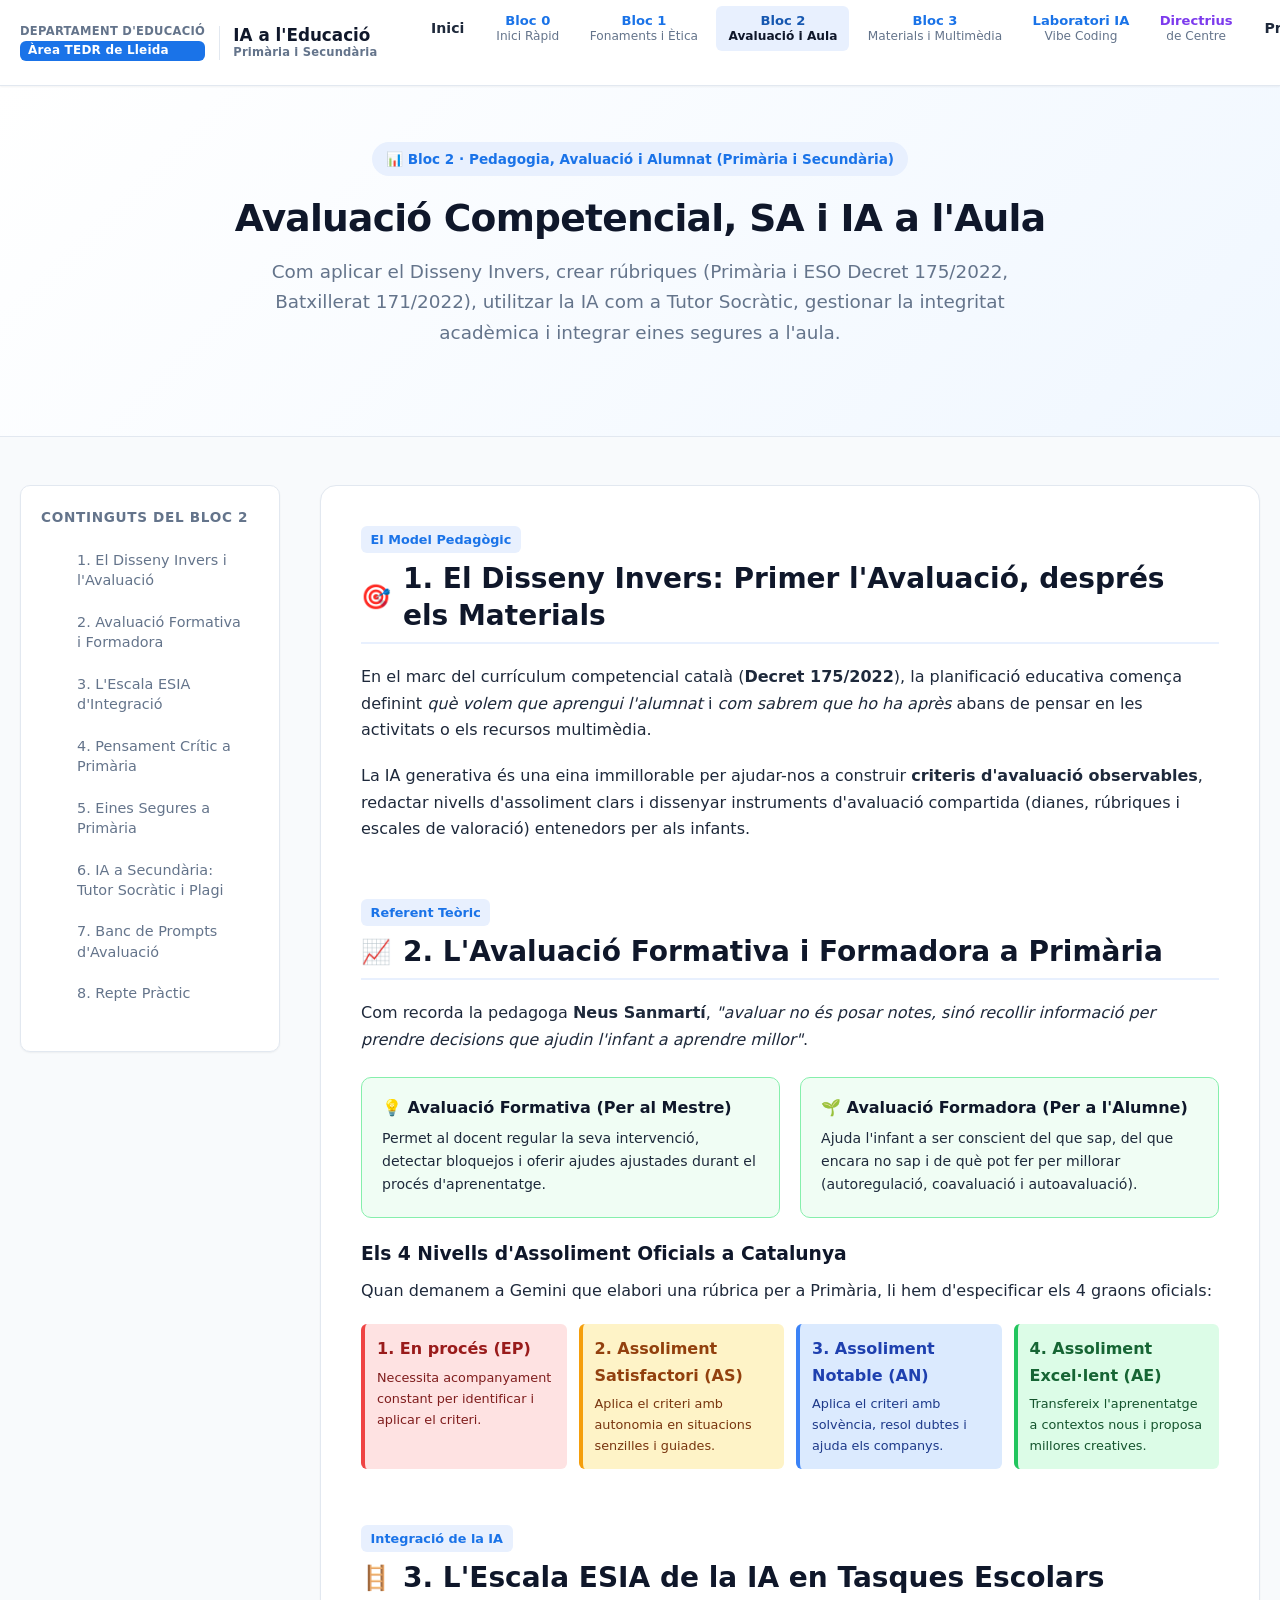
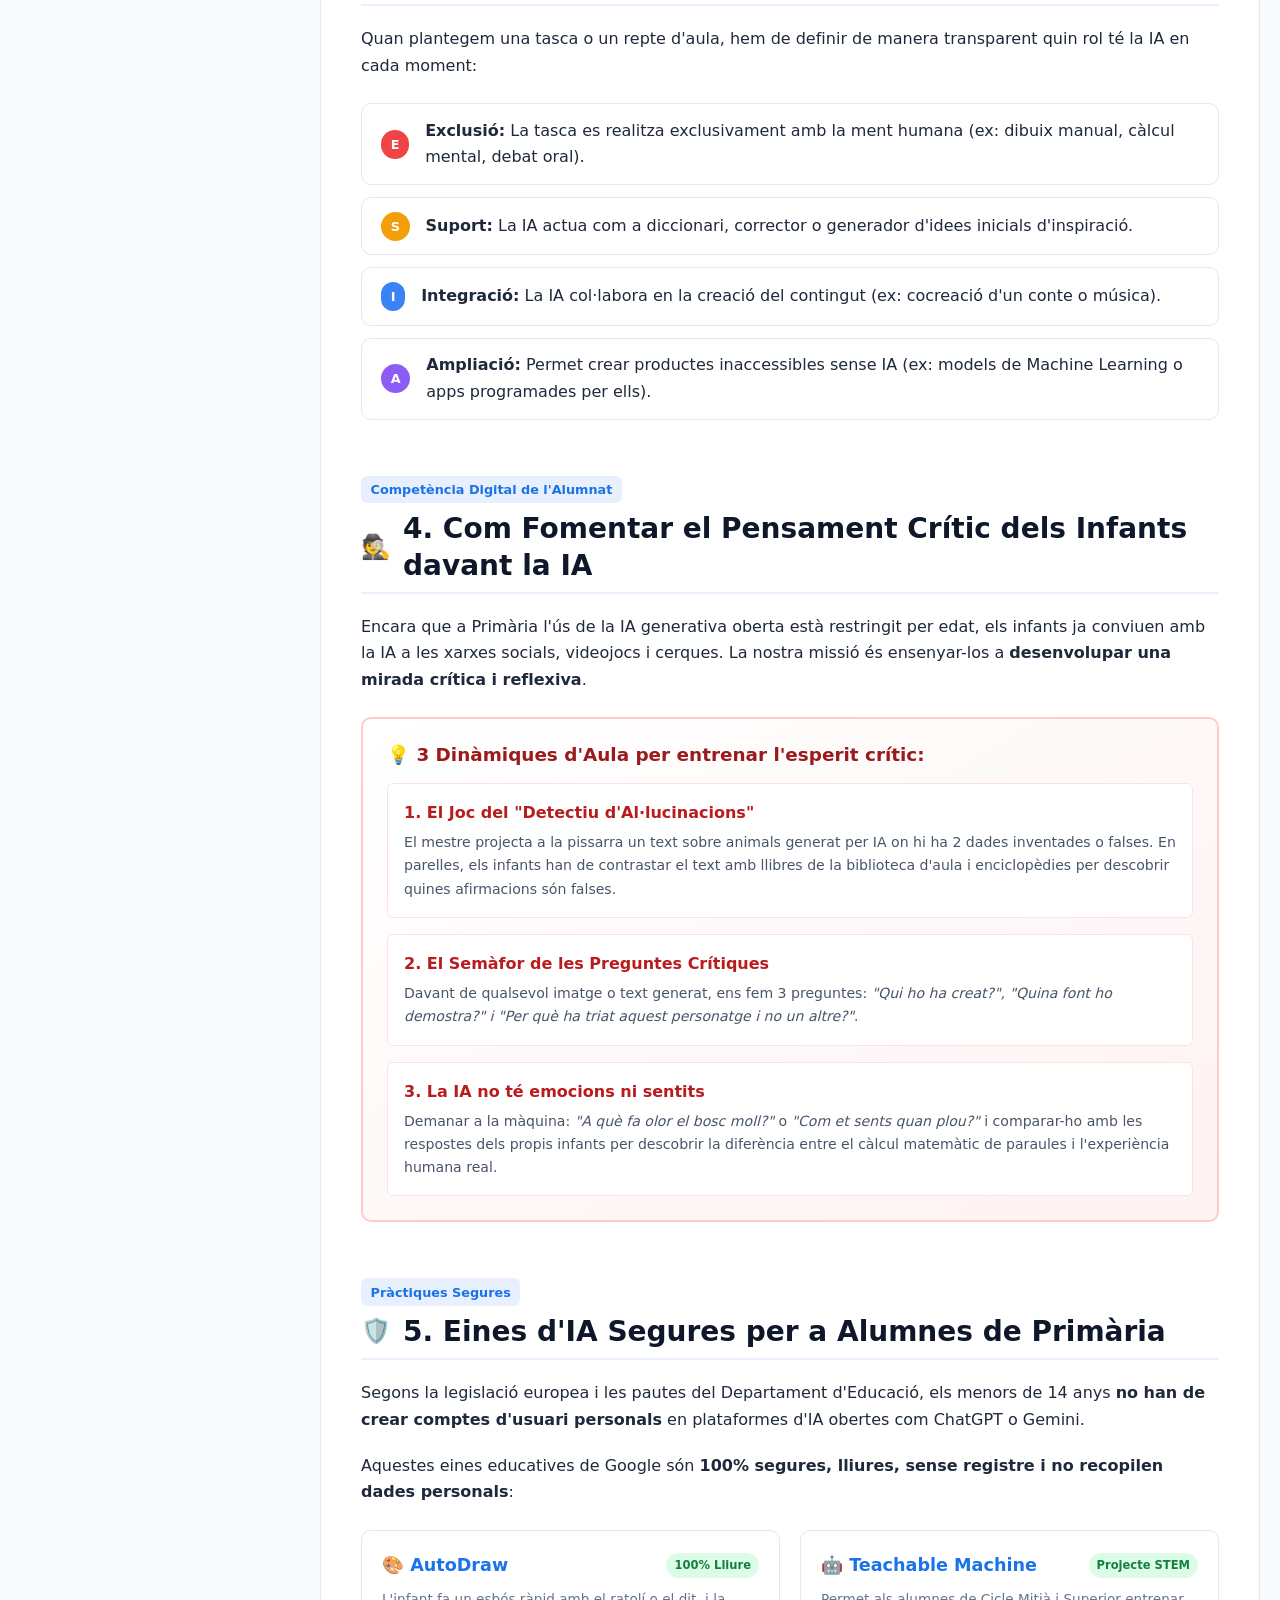
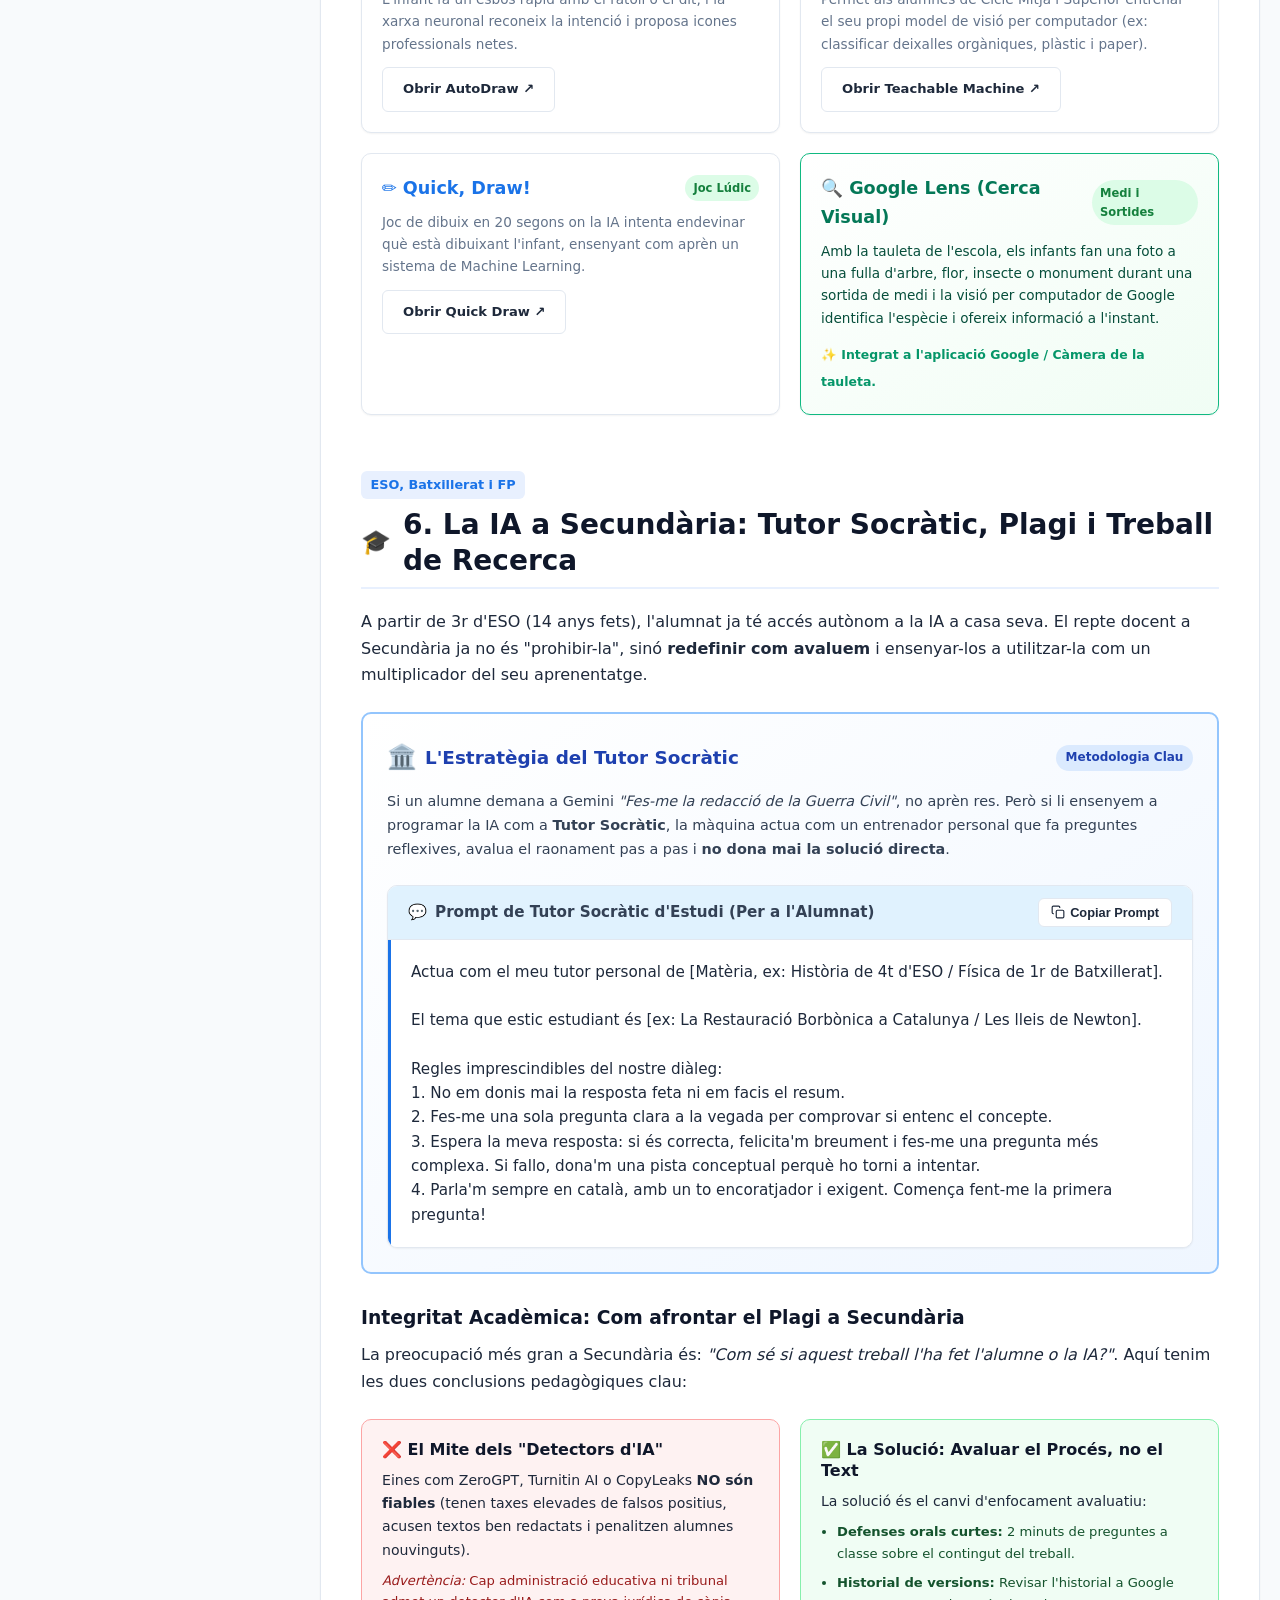
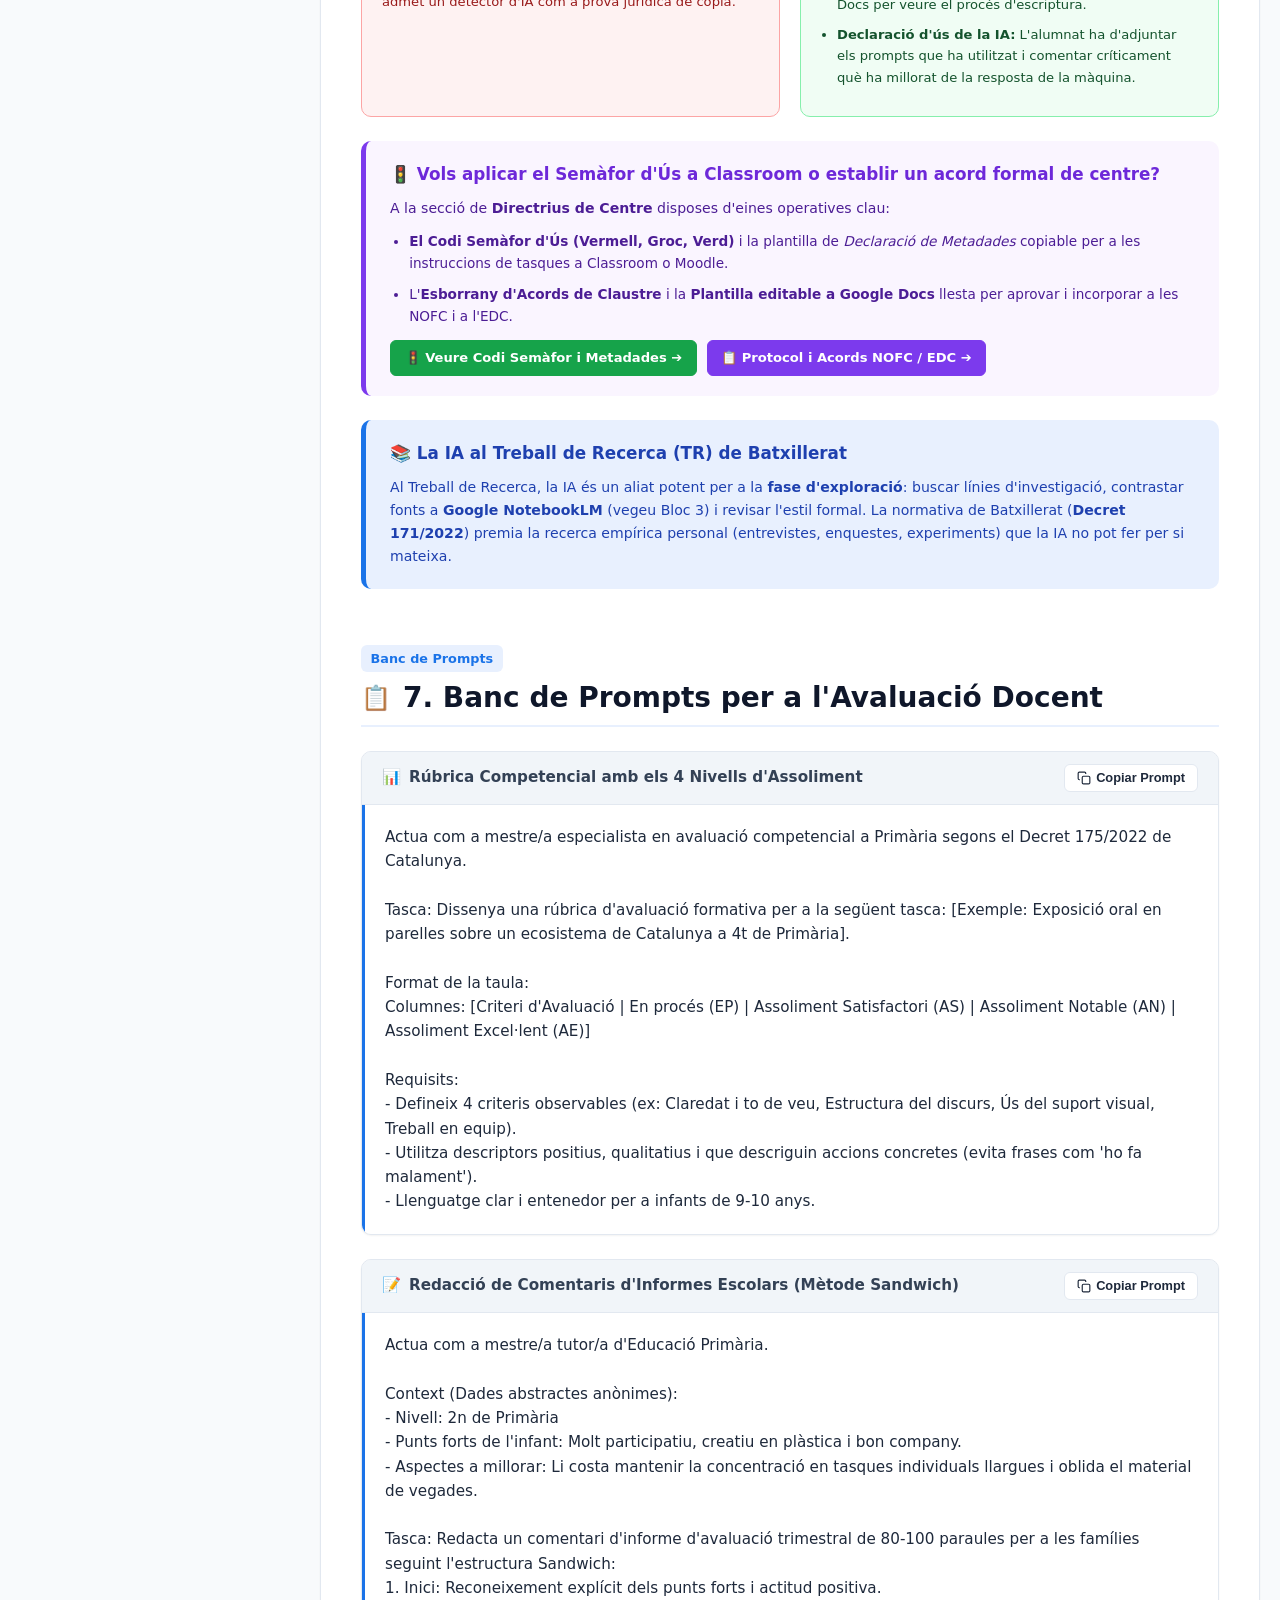
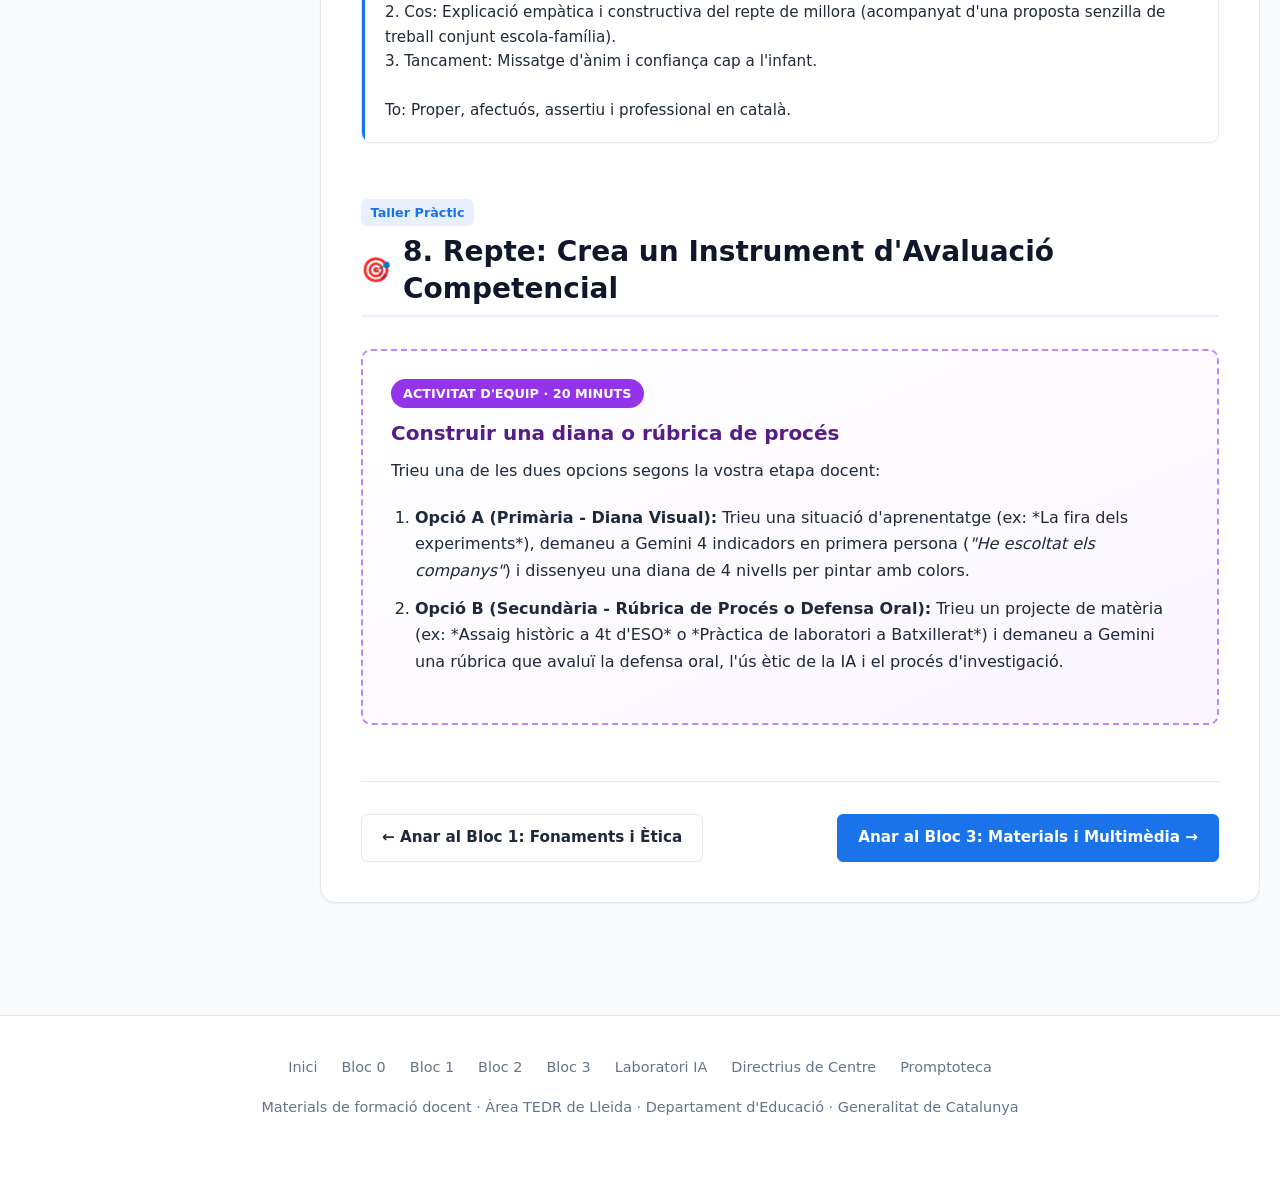
<file: IA/bloc2.html>
<!DOCTYPE html>
<html lang="ca">
<head>
  <meta charset="UTF-8">
  <meta name="viewport" content="width=device-width, initial-scale=1.0">
  <title>Bloc 2: Avaluació Competencial, SA i IA a l'Aula | IA a l'Educació</title>
  <link rel="stylesheet" href="css/style.css">
</head>
<body>

  <!-- Header & Nav -->
  <header class="site-header">
    <div class="container nav-wrapper">
      <a href="index.html" class="logo-link">
        <div class="logo-brand-group">
          <span class="logo-dept">Departament d'Educació</span>
          <span class="logo-area-badge">Àrea TEDR de Lleida</span>
        </div>
        <div class="logo-divider"></div>
        <div class="logo-title">
          <span class="logo-title-main">IA a l'Educació</span>
          <span class="logo-title-sub">Primària i Secundària</span>
        </div>
      </a>
      <button class="menu-toggle" aria-label="Obrir menú">☰</button>
      <nav>
        <ul class="nav-menu">
          <li><a href="index.html" class="nav-link nav-link-single">Inici</a></li>
          <li>
            <a href="bloc0.html" class="nav-link">
              <span class="nav-num">Bloc 0</span>
              <span class="nav-title">Inici Ràpid</span>
            </a>
          </li>
          <li>
            <a href="bloc1.html" class="nav-link">
              <span class="nav-num">Bloc 1</span>
              <span class="nav-title">Fonaments i Ètica</span>
            </a>
          </li>
          <li>
            <a href="bloc2.html" class="nav-link active">
              <span class="nav-num">Bloc 2</span>
              <span class="nav-title">Avaluació i Aula</span>
            </a>
          </li>
          <li>
            <a href="bloc3.html" class="nav-link">
              <span class="nav-num">Bloc 3</span>
              <span class="nav-title">Materials i Multimèdia</span>
            </a>
          </li>
          <li>
            <a href="laboratori.html" class="nav-link">
              <span class="nav-num">Laboratori IA</span>
              <span class="nav-title">Vibe Coding</span>
            </a>
          </li>
          <li>
            <a href="centre.html" class="nav-link">
              <span class="nav-num" style="color: #7c3aed;">Directrius</span>
              <span class="nav-title">de Centre</span>
            </a>
          </li>
          <li><a href="prompts.html" class="nav-link nav-link-single">Promptoteca</a></li>
        </ul>
      </nav>
    </div>
  </header>

  <!-- Hero Section -->
  <section class="hero">
    <div class="container">
      <div class="hero-tag">
        <span>📊 Bloc 2 · Pedagogia, Avaluació i Alumnat (Primària i Secundària)</span>
      </div>
      <h1 class="hero-title">Avaluació Competencial, SA i IA a l'Aula</h1>
      <p class="hero-subtitle">
        Com aplicar el Disseny Invers, crear rúbriques (Primària i ESO Decret 175/2022, Batxillerat 171/2022), utilitzar la IA com a Tutor Socràtic, gestionar la integritat acadèmica i integrar eines segures a l'aula.
      </p>
    </div>
  </section>

  <!-- Content Layout with Sticky Sidebar -->
  <div class="container page-layout">
    
    <!-- Sidebar Navigation -->
    <aside class="page-sidebar">
      <div class="sidebar-title">Continguts del Bloc 2</div>
      <ul class="sidebar-nav">
        <li><a href="#intro" class="active">1. El Disseny Invers i l'Avaluació</a></li>
        <li><a href="#marcs-avaluacio">2. Avaluació Formativa i Formadora</a></li>
        <li><a href="#escala-esia">3. L'Escala ESIA d'Integració</a></li>
        <li><a href="#pensament-critic-alumnes">4. Pensament Crític a Primària</a></li>
        <li><a href="#eines-segures-aula">5. Eines Segures a Primària</a></li>
        <li><a href="#ia-secundaria">6. IA a Secundària: Tutor Socràtic i Plagi</a></li>
        <li><a href="#banc-prompts-avaluacio">7. Banc de Prompts d'Avaluació</a></li>
        <li><a href="#repte-rubrica">8. Repte Pràctic</a></li>
      </ul>
    </aside>

    <!-- Main Content Area -->
    <main class="main-content">

      <!-- 1. Introducció -->
      <section id="intro" class="content-section">
        <span class="section-badge">El Model Pedagògic</span>
        <h2 class="section-title"><span class="icon">🎯</span> 1. El Disseny Invers: Primer l'Avaluació, després els Materials</h2>
        <p>
          En el marc del currículum competencial català (<strong>Decret 175/2022</strong>), la planificació educativa comença definint <em>què volem que aprengui l'alumnat</em> i <em>com sabrem que ho ha après</em> abans de pensar en les activitats o els recursos multimèdia.
        </p>
        <p>
          La IA generativa és una eina immillorable per ajudar-nos a construir <strong>criteris d'avaluació observables</strong>, redactar nivells d'assoliment clars i dissenyar instruments d'avaluació compartida (dianes, rúbriques i escales de valoració) entenedors per als infants.
        </p>
      </section>

      <!-- 2. Avaluació Formativa -->
      <section id="marcs-avaluacio" class="content-section">
        <span class="section-badge">Referent Teòric</span>
        <h2 class="section-title"><span class="icon">📈</span> 2. L'Avaluació Formativa i Formadora a Primària</h2>
        <p>
          Com recorda la pedagoga <strong>Neus Sanmartí</strong>, <em>"avaluar no és posar notes, sinó recollir informació per prendre decisions que ajudin l'infant a aprendre millor"</em>.
        </p>

        <div class="comparison-grid">
          <div class="comparison-box good">
            <h4>💡 Avaluació Formativa (Per al Mestre)</h4>
            <p style="font-size: 0.88rem; margin-bottom: 0;">
              Permet al docent regular la seva intervenció, detectar bloquejos i oferir ajudes ajustades durant el procés d'aprenentatge.
            </p>
          </div>
          <div class="comparison-box good">
            <h4>🌱 Avaluació Formadora (Per a l'Alumne)</h4>
            <p style="font-size: 0.88rem; margin-bottom: 0;">
              Ajuda l'infant a ser conscient del que sap, del que encara no sap i de què pot fer per millorar (autoregulació, coavaluació i autoavaluació).
            </p>
          </div>
        </div>

        <h3 style="margin-top: 1.5rem; margin-bottom: 0.75rem;">Els 4 Nivells d'Assoliment Oficials a Catalunya</h3>
        <p>Quan demanem a Gemini que elabori una rúbrica per a Primària, li hem d'especificar els 4 graons oficials:</p>
        <div style="display: grid; grid-template-columns: repeat(auto-fit, minmax(200px, 1fr)); gap: 0.75rem; margin: 1rem 0;">
          <div style="background: #fee2e2; border-left: 4px solid #ef4444; padding: 0.75rem; border-radius: var(--radius-sm);">
            <strong style="color: #991b1b;">1. En procés (EP)</strong>
            <p style="font-size: 0.8rem; margin: 0.25rem 0 0 0; color: #7f1d1d;">Necessita acompanyament constant per identificar i aplicar el criteri.</p>
          </div>
          <div style="background: #fef3c7; border-left: 4px solid #f59e0b; padding: 0.75rem; border-radius: var(--radius-sm);">
            <strong style="color: #92400e;">2. Assoliment Satisfactori (AS)</strong>
            <p style="font-size: 0.8rem; margin: 0.25rem 0 0 0; color: #78350f;">Aplica el criteri amb autonomia en situacions senzilles i guiades.</p>
          </div>
          <div style="background: #dbeafe; border-left: 4px solid #3b82f6; padding: 0.75rem; border-radius: var(--radius-sm);">
            <strong style="color: #1e40af;">3. Assoliment Notable (AN)</strong>
            <p style="font-size: 0.8rem; margin: 0.25rem 0 0 0; color: #1e3a8a;">Aplica el criteri amb solvència, resol dubtes i ajuda els companys.</p>
          </div>
          <div style="background: #dcfce7; border-left: 4px solid #22c55e; padding: 0.75rem; border-radius: var(--radius-sm);">
            <strong style="color: #166534;">4. Assoliment Excel·lent (AE)</strong>
            <p style="font-size: 0.8rem; margin: 0.25rem 0 0 0; color: #14532d;">Transfereix l'aprenentatge a contextos nous i proposa millores creatives.</p>
          </div>
        </div>
      </section>

      <!-- 3. Escala ESIA -->
      <section id="escala-esia" class="content-section">
        <span class="section-badge">Integració de la IA</span>
        <h2 class="section-title"><span class="icon">🪜</span> 3. L'Escala ESIA de la IA en Tasques Escolars</h2>
        <p>
          Quan plantegem una tasca o un repte d'aula, hem de definir de manera transparent quin rol té la IA en cada moment:
        </p>

        <div style="display: flex; flex-direction: column; gap: 0.75rem; margin: 1.5rem 0;">
          <div style="display: flex; align-items: center; gap: 1rem; background: white; border: 1px solid var(--border); padding: 0.85rem 1.2rem; border-radius: var(--radius-md);">
            <span style="background: #ef4444; color: white; font-weight: 700; padding: 0.25rem 0.6rem; border-radius: 9999px; font-size: 0.8rem;">E</span>
            <div>
              <strong>Exclusió:</strong> La tasca es realitza exclusivament amb la ment humana (ex: dibuix manual, càlcul mental, debat oral).
            </div>
          </div>
          <div style="display: flex; align-items: center; gap: 1rem; background: white; border: 1px solid var(--border); padding: 0.85rem 1.2rem; border-radius: var(--radius-md);">
            <span style="background: #f59e0b; color: white; font-weight: 700; padding: 0.25rem 0.6rem; border-radius: 9999px; font-size: 0.8rem;">S</span>
            <div>
              <strong>Suport:</strong> La IA actua com a diccionari, corrector o generador d'idees inicials d'inspiració.
            </div>
          </div>
          <div style="display: flex; align-items: center; gap: 1rem; background: white; border: 1px solid var(--border); padding: 0.85rem 1.2rem; border-radius: var(--radius-md);">
            <span style="background: #3b82f6; color: white; font-weight: 700; padding: 0.25rem 0.6rem; border-radius: 9999px; font-size: 0.8rem;">I</span>
            <div>
              <strong>Integració:</strong> La IA col·labora en la creació del contingut (ex: cocreació d'un conte o música).
            </div>
          </div>
          <div style="display: flex; align-items: center; gap: 1rem; background: white; border: 1px solid var(--border); padding: 0.85rem 1.2rem; border-radius: var(--radius-md);">
            <span style="background: #8b5cf6; color: white; font-weight: 700; padding: 0.25rem 0.6rem; border-radius: 9999px; font-size: 0.8rem;">A</span>
            <div>
              <strong>Ampliació:</strong> Permet crear productes inaccessibles sense IA (ex: models de Machine Learning o apps programades per ells).
            </div>
          </div>
        </div>
      </section>

      <!-- 4. Pensament Crític amb Alumnes -->
      <section id="pensament-critic-alumnes" class="content-section">
        <span class="section-badge">Competència Digital de l'Alumnat</span>
        <h2 class="section-title"><span class="icon">🕵️</span> 4. Com Fomentar el Pensament Crític dels Infants davant la IA</h2>
        <p>
          Encara que a Primària l'ús de la IA generativa oberta està restringit per edat, els infants ja conviuen amb la IA a les xarxes socials, videojocs i cerques. La nostra missió és ensenyar-los a <strong>desenvolupar una mirada crítica i reflexiva</strong>.
        </p>

        <div style="background: linear-gradient(to bottom right, #ffffff, #fef2f2); border: 2px solid #fecaca; border-radius: var(--radius-md); padding: 1.5rem; margin: 1.5rem 0;">
          <h3 style="color: #991b1b; font-size: 1.15rem; margin-bottom: 0.75rem;">💡 3 Dinàmiques d'Aula per entrenar l'esperit crític:</h3>
          
          <div style="display: flex; flex-direction: column; gap: 1rem; margin-top: 1rem;">
            <div style="background: white; border: 1px solid #fee2e2; border-radius: var(--radius-sm); padding: 1rem;">
              <strong style="color: #b91c1c;">1. El Joc del "Detectiu d'Al·lucinacions"</strong>
              <p style="font-size: 0.88rem; color: #475569; margin-top: 0.3rem; margin-bottom: 0;">
                El mestre projecta a la pissarra un text sobre animals generat per IA on hi ha 2 dades inventades o falses. En parelles, els infants han de contrastar el text amb llibres de la biblioteca d'aula i enciclopèdies per descobrir quines afirmacions són falses.
              </p>
            </div>

            <div style="background: white; border: 1px solid #fee2e2; border-radius: var(--radius-sm); padding: 1rem;">
              <strong style="color: #b91c1c;">2. El Semàfor de les Preguntes Crítiques</strong>
              <p style="font-size: 0.88rem; color: #475569; margin-top: 0.3rem; margin-bottom: 0;">
                Davant de qualsevol imatge o text generat, ens fem 3 preguntes: <em>"Qui ho ha creat?", "Quina font ho demostra?" i "Per què ha triat aquest personatge i no un altre?"</em>.
              </p>
            </div>

            <div style="background: white; border: 1px solid #fee2e2; border-radius: var(--radius-sm); padding: 1rem;">
              <strong style="color: #b91c1c;">3. La IA no té emocions ni sentits</strong>
              <p style="font-size: 0.88rem; color: #475569; margin-top: 0.3rem; margin-bottom: 0;">
                Demanar a la màquina: <em>"A què fa olor el bosc moll?"</em> o <em>"Com et sents quan plou?"</em> i comparar-ho amb les respostes dels propis infants per descobrir la diferència entre el càlcul matemàtic de paraules i l'experiència humana real.
              </p>
            </div>
          </div>
        </div>
      </section>

      <!-- 5. Eines Segures -->
      <section id="eines-segures-aula" class="content-section">
        <span class="section-badge">Pràctiques Segures</span>
        <h2 class="section-title"><span class="icon">🛡️</span> 5. Eines d'IA Segures per a Alumnes de Primària</h2>
        <p>
          Segons la legislació europea i les pautes del Departament d'Educació, els menors de 14 anys <strong>no han de crear comptes d'usuari personals</strong> en plataformes d'IA obertes com ChatGPT o Gemini. 
        </p>
        <p>
          Aquestes eines educatives de Google són <strong>100% segures, lliures, sense registre i no recopilen dades personals</strong>:
        </p>

        <div style="display: grid; grid-template-columns: repeat(auto-fit, minmax(280px, 1fr)); gap: 1.25rem; margin: 1.5rem 0;">
          
          <div style="background: white; border: 1px solid var(--border); border-radius: var(--radius-md); padding: 1.25rem; box-shadow: var(--shadow-sm);">
            <div style="display: flex; justify-content: space-between; align-items: center; margin-bottom: 0.5rem;">
              <strong style="font-size: 1.1rem; color: #1a73e8;">🎨 AutoDraw</strong>
              <span style="background: #dcfce7; color: #15803d; font-size: 0.72rem; font-weight: 700; padding: 0.2rem 0.5rem; border-radius: 9999px;">100% Lliure</span>
            </div>
            <p style="font-size: 0.85rem; color: var(--text-muted); margin-bottom: 0.75rem;">
              L'infant fa un esbós ràpid amb el ratolí o el dit, i la xarxa neuronal reconeix la intenció i proposa icones professionals netes.
            </p>
            <a href="https://www.autodraw.com" target="_blank" rel="noopener" class="btn btn-outline" style="font-size: 0.82rem;">Obrir AutoDraw ↗</a>
          </div>

          <div style="background: white; border: 1px solid var(--border); border-radius: var(--radius-md); padding: 1.25rem; box-shadow: var(--shadow-sm);">
            <div style="display: flex; justify-content: space-between; align-items: center; margin-bottom: 0.5rem;">
              <strong style="font-size: 1.1rem; color: #1a73e8;">🤖 Teachable Machine</strong>
              <span style="background: #dcfce7; color: #15803d; font-size: 0.72rem; font-weight: 700; padding: 0.2rem 0.5rem; border-radius: 9999px;">Projecte STEM</span>
            </div>
            <p style="font-size: 0.85rem; color: var(--text-muted); margin-bottom: 0.75rem;">
              Permet als alumnes de Cicle Mitjà i Superior entrenar el seu propi model de visió per computador (ex: classificar deixalles orgàniques, plàstic i paper).
            </p>
            <a href="https://teachablemachine.withgoogle.com" target="_blank" rel="noopener" class="btn btn-outline" style="font-size: 0.82rem;">Obrir Teachable Machine ↗</a>
          </div>

          <div style="background: white; border: 1px solid var(--border); border-radius: var(--radius-md); padding: 1.25rem; box-shadow: var(--shadow-sm);">
            <div style="display: flex; justify-content: space-between; align-items: center; margin-bottom: 0.5rem;">
              <strong style="font-size: 1.1rem; color: #1a73e8;">✏️ Quick, Draw!</strong>
              <span style="background: #dcfce7; color: #15803d; font-size: 0.72rem; font-weight: 700; padding: 0.2rem 0.5rem; border-radius: 9999px;">Joc Lúdic</span>
            </div>
            <p style="font-size: 0.85rem; color: var(--text-muted); margin-bottom: 0.75rem;">
              Joc de dibuix en 20 segons on la IA intenta endevinar què està dibuixant l'infant, ensenyant com aprèn un sistema de Machine Learning.
            </p>
            <a href="https://quickdraw.withgoogle.com" target="_blank" rel="noopener" class="btn btn-outline" style="font-size: 0.82rem;">Obrir Quick Draw ↗</a>
          </div>

          <div style="background: white; border: 1px solid #10b981; border-radius: var(--radius-md); padding: 1.25rem; box-shadow: var(--shadow-sm); background: linear-gradient(to bottom right, #ffffff, #f0fdf4);">
            <div style="display: flex; justify-content: space-between; align-items: center; margin-bottom: 0.5rem;">
              <strong style="font-size: 1.1rem; color: #047857;">🔍 Google Lens (Cerca Visual)</strong>
              <span style="background: #dcfce7; color: #15803d; font-size: 0.72rem; font-weight: 700; padding: 0.2rem 0.5rem; border-radius: 9999px;">Medi i Sortides</span>
            </div>
            <p style="font-size: 0.85rem; color: #064e3b; margin-bottom: 0.75rem;">
              Amb la tauleta de l'escola, els infants fan una foto a una fulla d'arbre, flor, insecte o monument durant una sortida de medi i la visió per computador de Google identifica l'espècie i ofereix informació a l'instant.
            </p>
            <span style="font-size: 0.78rem; color: #059669; font-weight: 600;">✨ Integrat a l'aplicació Google / Càmera de la tauleta.</span>
          </div>

        </div>
      </section>

      <!-- 6. La IA a Secundària: Tutor Socràtic i Plagi -->
      <section id="ia-secundaria" class="content-section">
        <span class="section-badge">ESO, Batxillerat i FP</span>
        <h2 class="section-title"><span class="icon">🎓</span> 6. La IA a Secundària: Tutor Socràtic, Plagi i Treball de Recerca</h2>
        <p>
          A partir de 3r d'ESO (14 anys fets), l'alumnat ja té accés autònom a la IA a casa seva. El repte docent a Secundària ja no és "prohibir-la", sinó <strong>redefinir com avaluem</strong> i ensenyar-los a utilitzar-la com un multiplicador del seu aprenentatge.
        </p>

        <!-- Tutor Socràtic -->
        <div style="background: linear-gradient(to bottom right, #ffffff, #eff6ff); border: 2px solid #93c5fd; border-radius: var(--radius-md); padding: 1.5rem; margin: 1.5rem 0;">
          <div style="display: flex; align-items: center; justify-content: space-between; flex-wrap: wrap; gap: 0.5rem; margin-bottom: 0.75rem;">
            <div style="display: flex; align-items: center; gap: 0.5rem;">
              <span style="font-size: 1.5rem;">🏛️</span>
              <h3 style="margin: 0; color: #1e40af; font-size: 1.15rem;">L'Estratègia del Tutor Socràtic</h3>
            </div>
            <span style="background: #dbeafe; color: #1e40af; font-size: 0.75rem; font-weight: 700; padding: 0.2rem 0.6rem; border-radius: 9999px;">Metodologia Clau</span>
          </div>
          <p style="font-size: 0.9rem; color: #334155; margin-bottom: 1rem;">
            Si un alumne demana a Gemini <em>"Fes-me la redacció de la Guerra Civil"</em>, no aprèn res. Però si li ensenyem a programar la IA com a <strong>Tutor Socràtic</strong>, la màquina actua com un entrenador personal que fa preguntes reflexives, avalua el raonament pas a pas i <strong>no dona mai la solució directa</strong>.
          </p>

          <!-- Prompt Tutor Socràtic -->
          <div class="prompt-card" style="margin-bottom: 0; background: white;">
            <div class="prompt-header" style="background: #e0f2fe;">
              <div class="prompt-title">
                <span>💬</span> Prompt de Tutor Socràtic d'Estudi (Per a l'Alumnat)
              </div>
              <button class="btn-copy">
                <svg width="14" height="14" viewBox="0 0 24 24" fill="none" stroke="currentColor" stroke-width="2">
                  <rect x="9" y="9" width="13" height="13" rx="2" ry="2"></rect>
                  <path d="M5 15H4a2 2 0 0 1-2-2V4a2 2 0 0 1 2-2h9a2 2 0 0 1 2 2v1"></path>
                </svg>
                Copiar Prompt
              </button>
            </div>
            <div class="prompt-body">Actua com el meu tutor personal de [Matèria, ex: Història de 4t d'ESO / Física de 1r de Batxillerat].

El tema que estic estudiant és [ex: La Restauració Borbònica a Catalunya / Les lleis de Newton].

Regles imprescindibles del nostre diàleg:
1. No em donis mai la resposta feta ni em facis el resum.
2. Fes-me una sola pregunta clara a la vegada per comprovar si entenc el concepte.
3. Espera la meva resposta: si és correcta, felicita'm breument i fes-me una pregunta més complexa. Si fallo, dona'm una pista conceptual perquè ho torni a intentar.
4. Parla'm sempre en català, amb un to encoratjador i exigent. Comença fent-me la primera pregunta!</div>
          </div>
        </div>

        <!-- La qüestió del Plagi i els Detectors -->
        <h3 style="margin-top: 2rem; margin-bottom: 0.75rem;">Integritat Acadèmica: Com afrontar el Plagi a Secundària</h3>
        <p>
          La preocupació més gran a Secundària és: <em>"Com sé si aquest treball l'ha fet l'alumne o la IA?"</em>. Aquí tenim les dues conclusions pedagògiques clau:
        </p>

        <div class="comparison-grid">
          <div class="comparison-box bad">
            <h4>❌ El Mite dels "Detectors d'IA"</h4>
            <p style="font-size: 0.88rem; margin-bottom: 0.5rem;">
              Eines com ZeroGPT, Turnitin AI o CopyLeaks <strong>NO són fiables</strong> (tenen taxes elevades de falsos positius, acusen textos ben redactats i penalitzen alumnes nouvinguts).
            </p>
            <p style="font-size: 0.82rem; color: #991b1b; margin-bottom: 0;">
              <em>Advertència:</em> Cap administració educativa ni tribunal admet un detector d'IA com a prova jurídica de còpia.
            </p>
          </div>

          <div class="comparison-box good">
            <h4>✅ La Solució: Avaluar el Procés, no el Text</h4>
            <p style="font-size: 0.88rem; margin-bottom: 0.5rem;">
              La solució és el canvi d'enfocament avaluatiu:
            </p>
            <ul style="font-size: 0.82rem; padding-left: 1rem; margin-bottom: 0; color: #14532d;">
              <li><strong>Defenses orals curtes:</strong> 2 minuts de preguntes a classe sobre el contingut del treball.</li>
              <li><strong>Historial de versions:</strong> Revisar l'historial a Google Docs per veure el procés d'escriptura.</li>
              <li><strong>Declaració d'ús de la IA:</strong> L'alumnat ha d'adjuntar els prompts que ha utilitzat i comentar críticament què ha millorat de la resposta de la màquina.</li>
            </ul>
          </div>
        </div>

        <!-- Connexió amb Directrius Institucionals de Centre i Semàfor d'Ús -->
        <div class="callout callout-info" style="margin-top: 1.25rem; border-left-color: #7c3aed; background: #faf5ff;">
          <div class="callout-title" style="color: #6d28d9;">🚦 Vols aplicar el Semàfor d'Ús a Classroom o establir un acord formal de centre?</div>
          <p style="margin-bottom: 0.6rem; font-size: 0.88rem; color: #4c1d95;">
            A la secció de <strong>Directrius de Centre</strong> disposes d'eines operatives clau:
          </p>
          <ul style="font-size: 0.85rem; color: #4c1d95; margin-bottom: 0.75rem; padding-left: 1.2rem;">
            <li><strong>El Codi Semàfor d'Ús (Vermell, Groc, Verd)</strong> i la plantilla de <em>Declaració de Metadades</em> copiable per a les instruccions de tasques a Classroom o Moodle.</li>
            <li>L'<strong>Esborrany d'Acords de Claustre</strong> i la <strong>Plantilla editable a Google Docs</strong> llesta per aprovar i incorporar a les NOFC i a l'EDC.</li>
          </ul>
          <div style="display: flex; gap: 0.6rem; flex-wrap: wrap;">
            <a href="centre.html#semafor-us" class="btn btn-primary" style="background: #16a34a; border-color: #16a34a; font-size: 0.82rem; padding: 0.4rem 0.85rem;">
              🚦 Veure Codi Semàfor i Metadades ➔
            </a>
            <a href="centre.html#acords-nofc" class="btn btn-primary" style="background: #7c3aed; border-color: #7c3aed; font-size: 0.82rem; padding: 0.4rem 0.85rem;">
              📋 Protocol i Acords NOFC / EDC ➔
            </a>
          </div>
        </div>

        <!-- Treball de Recerca -->
        <div class="callout callout-info" style="margin-top: 1.5rem;">
          <div class="callout-title">📚 La IA al Treball de Recerca (TR) de Batxillerat</div>
          <p style="margin-bottom: 0; font-size: 0.88rem;">
            Al Treball de Recerca, la IA és un aliat potent per a la <strong>fase d'exploració</strong>: buscar línies d'investigació, contrastar fonts a <strong>Google NotebookLM</strong> (vegeu Bloc 3) i revisar l'estil formal. La normativa de Batxillerat (<strong>Decret 171/2022</strong>) premia la recerca empírica personal (entrevistes, enquestes, experiments) que la IA no pot fer per si mateixa.
          </p>
        </div>
      </section>

      <!-- 7. Banc de Prompts d'Avaluació -->
      <section id="banc-prompts-avaluacio" class="content-section">
        <span class="section-badge">Banc de Prompts</span>
        <h2 class="section-title"><span class="icon">📋</span> 7. Banc de Prompts per a l'Avaluació Docent</h2>

        <!-- Prompt 1: Rúbrica Competencial -->
        <div class="prompt-card">
          <div class="prompt-header">
            <div class="prompt-title">
              <span>📊</span> Rúbrica Competencial amb els 4 Nivells d'Assoliment
            </div>
            <button class="btn-copy">
              <svg width="14" height="14" viewBox="0 0 24 24" fill="none" stroke="currentColor" stroke-width="2">
                <rect x="9" y="9" width="13" height="13" rx="2" ry="2"></rect>
                <path d="M5 15H4a2 2 0 0 1-2-2V4a2 2 0 0 1 2-2h9a2 2 0 0 1 2 2v1"></path>
              </svg>
              Copiar Prompt
            </button>
          </div>
          <div class="prompt-body">Actua com a mestre/a especialista en avaluació competencial a Primària segons el Decret 175/2022 de Catalunya.

Tasca: Dissenya una rúbrica d'avaluació formativa per a la següent tasca: [Exemple: Exposició oral en parelles sobre un ecosistema de Catalunya a 4t de Primària].

Format de la taula:
Columnes: [Criteri d'Avaluació | En procés (EP) | Assoliment Satisfactori (AS) | Assoliment Notable (AN) | Assoliment Excel·lent (AE)]

Requisits:
- Defineix 4 criteris observables (ex: Claredat i to de veu, Estructura del discurs, Ús del suport visual, Treball en equip).
- Utilitza descriptors positius, qualitatius i que descriguin accions concretes (evita frases com 'ho fa malament').
- Llenguatge clar i entenedor per a infants de 9-10 anys.</div>
        </div>

        <!-- Prompt 2: Comentaris d'Informes -->
        <div class="prompt-card">
          <div class="prompt-header">
            <div class="prompt-title">
              <span>📝</span> Redacció de Comentaris d'Informes Escolars (Mètode Sandwich)
            </div>
            <button class="btn-copy">
              <svg width="14" height="14" viewBox="0 0 24 24" fill="none" stroke="currentColor" stroke-width="2">
                <rect x="9" y="9" width="13" height="13" rx="2" ry="2"></rect>
                <path d="M5 15H4a2 2 0 0 1-2-2V4a2 2 0 0 1 2-2h9a2 2 0 0 1 2 2v1"></path>
              </svg>
              Copiar Prompt
            </button>
          </div>
          <div class="prompt-body">Actua com a mestre/a tutor/a d'Educació Primària.

Context (Dades abstractes anònimes):
- Nivell: 2n de Primària
- Punts forts de l'infant: Molt participatiu, creatiu en plàstica i bon company.
- Aspectes a millorar: Li costa mantenir la concentració en tasques individuals llargues i oblida el material de vegades.

Tasca: Redacta un comentari d'informe d'avaluació trimestral de 80-100 paraules per a les famílies seguint l'estructura Sandwich:
1. Inici: Reconeixement explícit dels punts forts i actitud positiva.
2. Cos: Explicació empàtica i constructiva del repte de millora (acompanyat d'una proposta senzilla de treball conjunt escola-família).
3. Tancament: Missatge d'ànim i confiança cap a l'infant.

To: Proper, afectuós, assertiu i professional en català.</div>
        </div>

      </section>

      <!-- 8. Repte -->
      <section id="repte-rubrica" class="content-section">
        <span class="section-badge">Taller Pràctic</span>
        <h2 class="section-title"><span class="icon">🎯</span> 8. Repte: Crea un Instrument d'Avaluació Competencial</h2>

        <div class="activity-card">
          <span class="activity-badge">Activitat d'Equip · 20 minuts</span>
          <h3 class="activity-title">Construir una diana o rúbrica de procés</h3>
          <p>Trieu una de les dues opcions segons la vostra etapa docent:</p>
          <ol class="activity-steps">
            <li><strong>Opció A (Primària - Diana Visual):</strong> Trieu una situació d'aprenentatge (ex: *La fira dels experiments*), demaneu a Gemini 4 indicadors en primera persona (<em>"He escoltat els companys"</em>) i dissenyeu una diana de 4 nivells per pintar amb colors.</li>
            <li><strong>Opció B (Secundària - Rúbrica de Procés o Defensa Oral):</strong> Trieu un projecte de matèria (ex: *Assaig històric a 4t d'ESO* o *Pràctica de laboratori a Batxillerat*) i demaneu a Gemini una rúbrica que avaluï la defensa oral, l'ús ètic de la IA i el procés d'investigació.</li>
          </ol>
        </div>
      </section>

      <!-- Navegació entre blocs -->
      <div style="display: flex; justify-content: space-between; align-items: center; border-top: 1px solid var(--border); padding-top: 2rem; margin-top: 3rem;">
        <a href="bloc1.html" class="btn btn-outline">← Anar al Bloc 1: Fonaments i Ètica</a>
        <a href="bloc3.html" class="btn btn-primary">Anar al Bloc 3: Materials i Multimèdia →</a>
      </div>

    </main>
  </div>

  <!-- Footer -->
  <footer class="site-footer">
    <div class="container">
      <div class="footer-links">
        <a href="index.html">Inici</a>
        <a href="bloc0.html">Bloc 0</a>
        <a href="bloc1.html">Bloc 1</a>
        <a href="bloc2.html">Bloc 2</a>
        <a href="bloc3.html">Bloc 3</a>
        <a href="laboratori.html">Laboratori IA</a>
        <a href="centre.html">Directrius de Centre</a>
        <a href="prompts.html">Promptoteca</a>
      </div>
      <p>Materials de formació docent · Àrea TEDR de Lleida · Departament d'Educació · Generalitat de Catalunya</p>
    </div>
  </footer>

  <script src="js/main.js"></script>
</body>
</html>
</file>
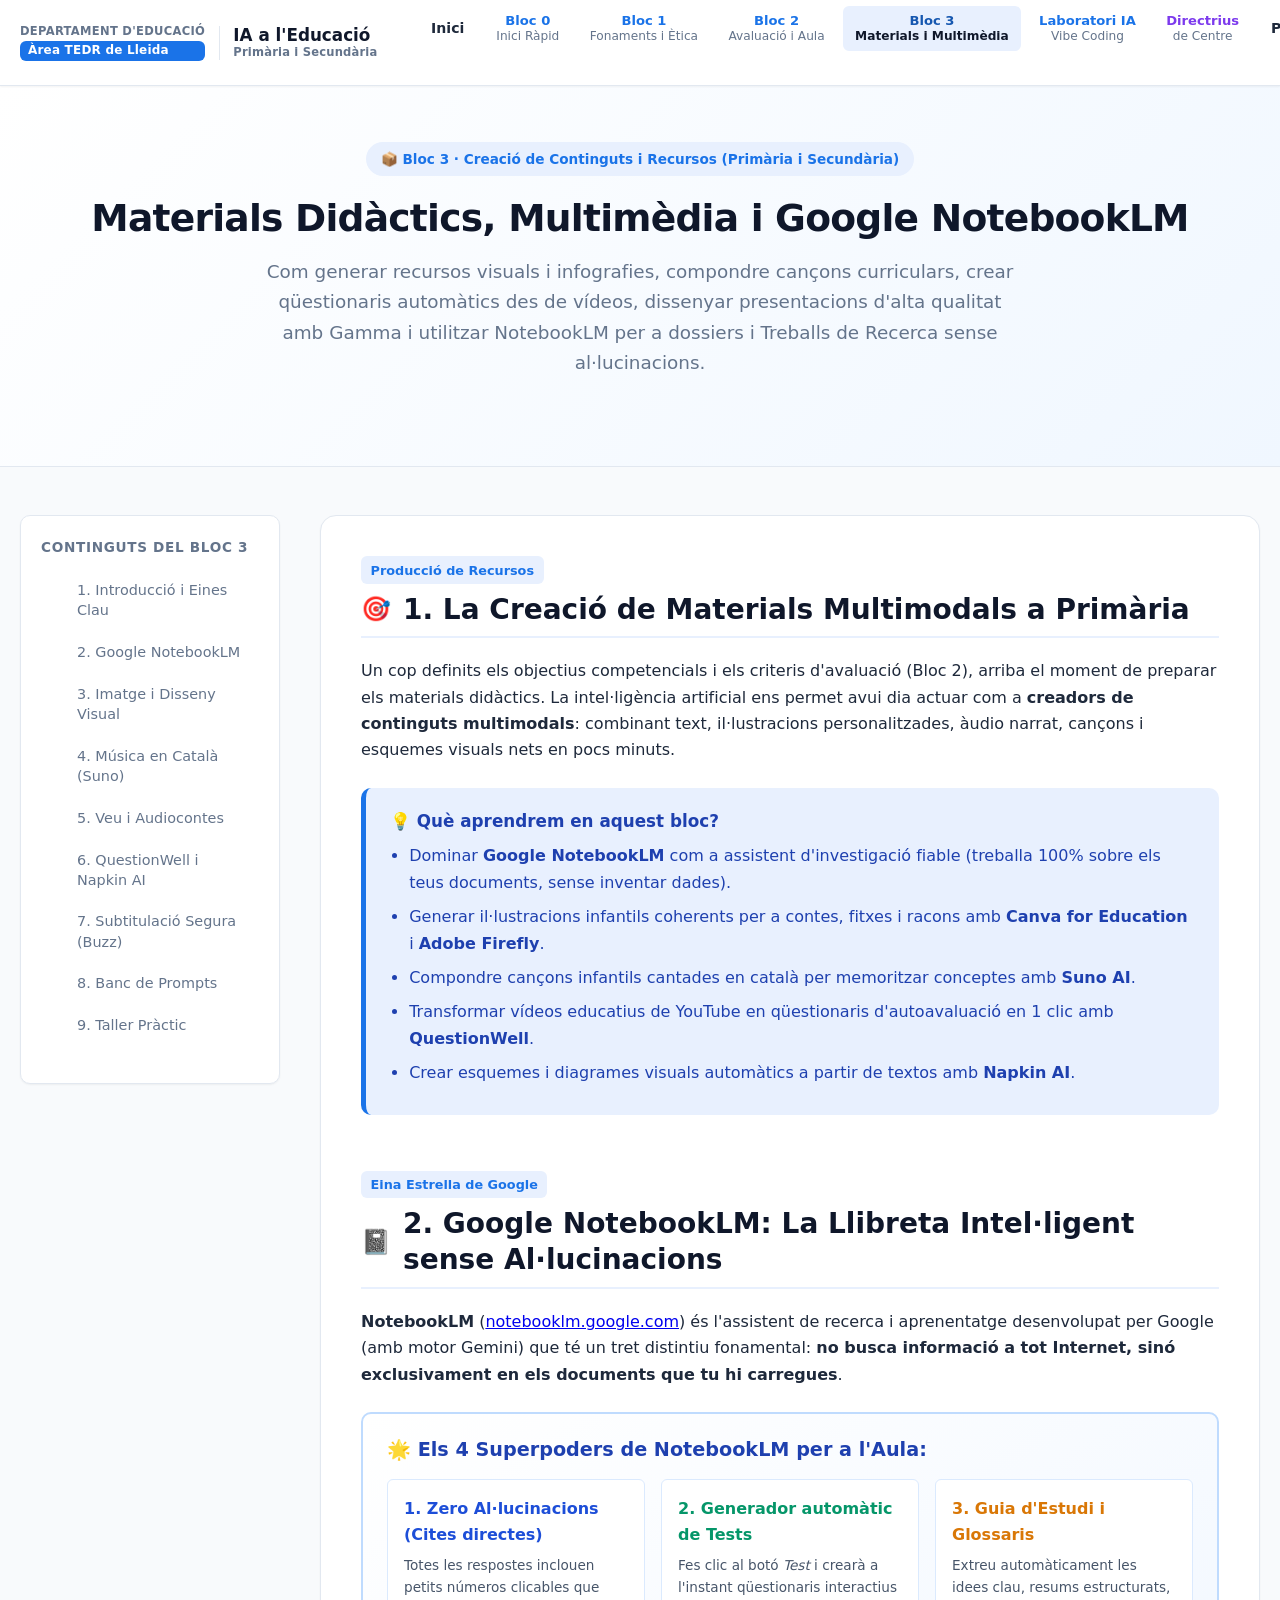
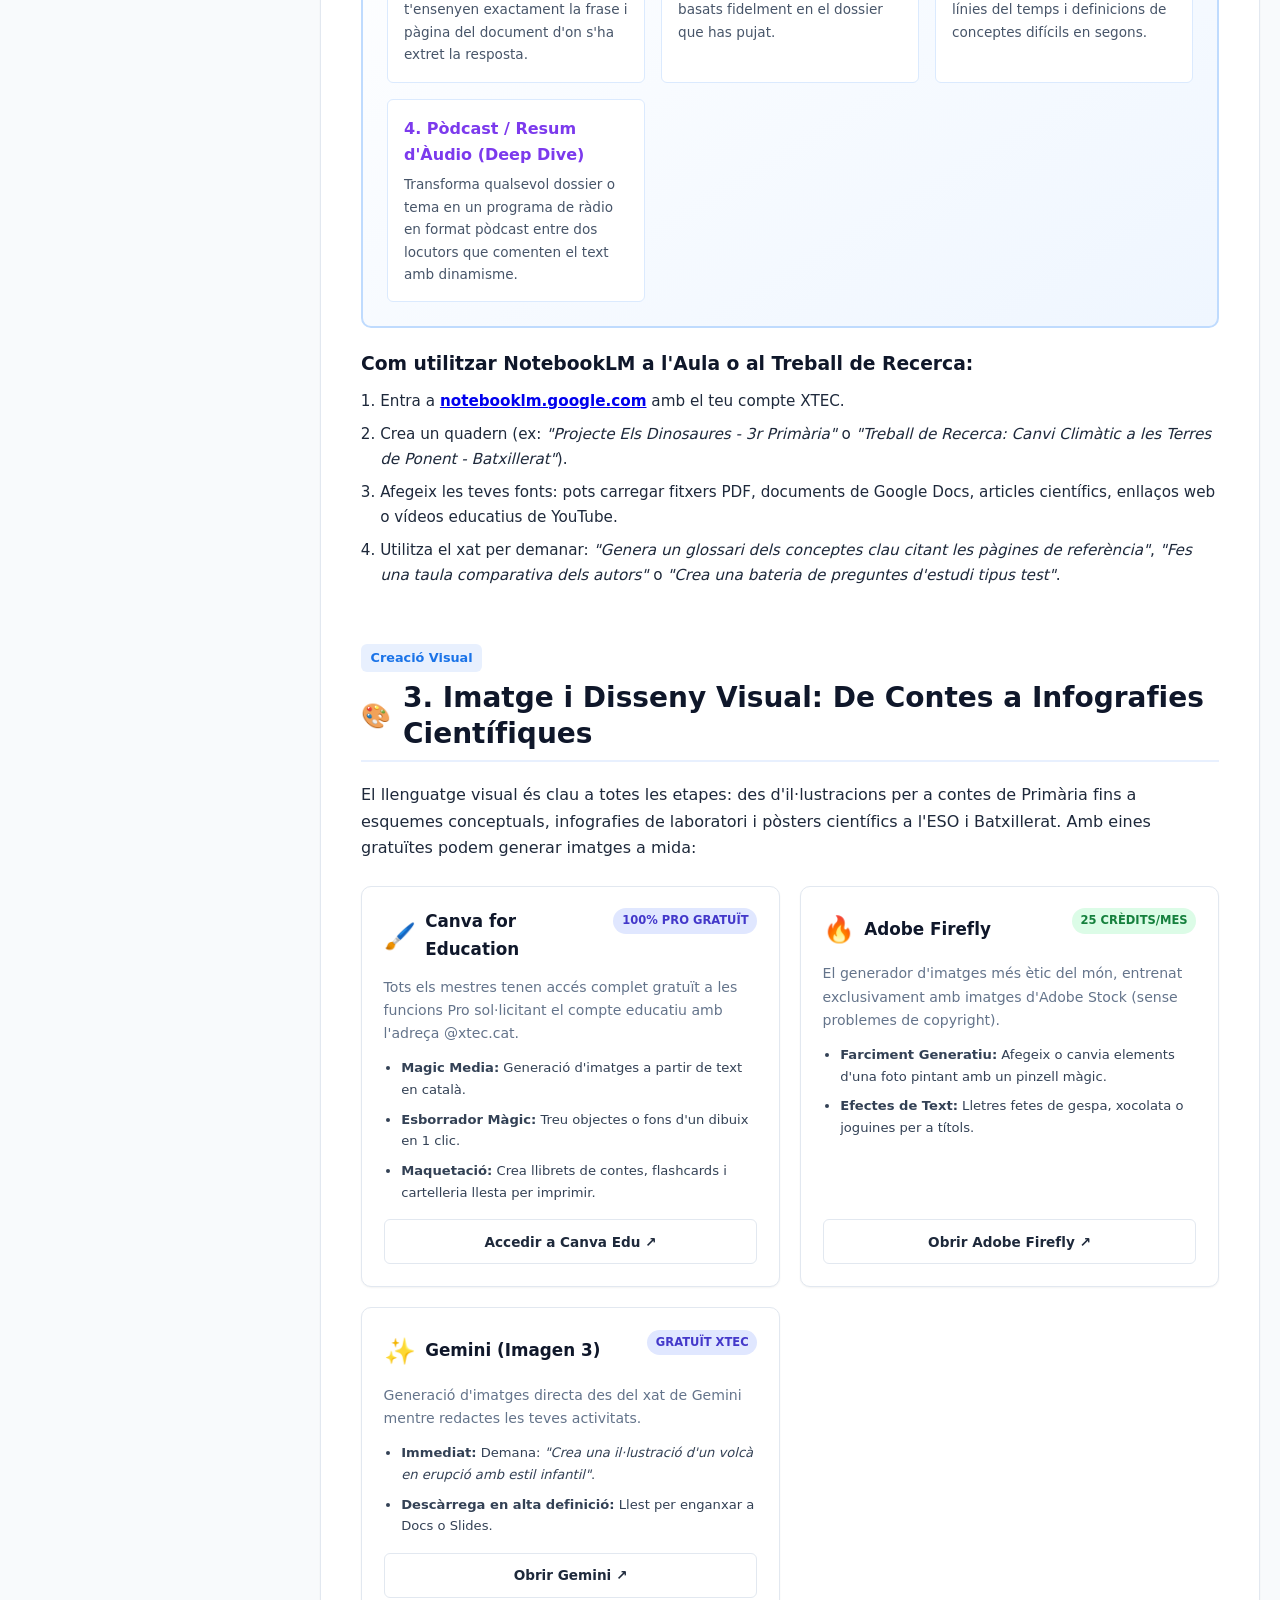
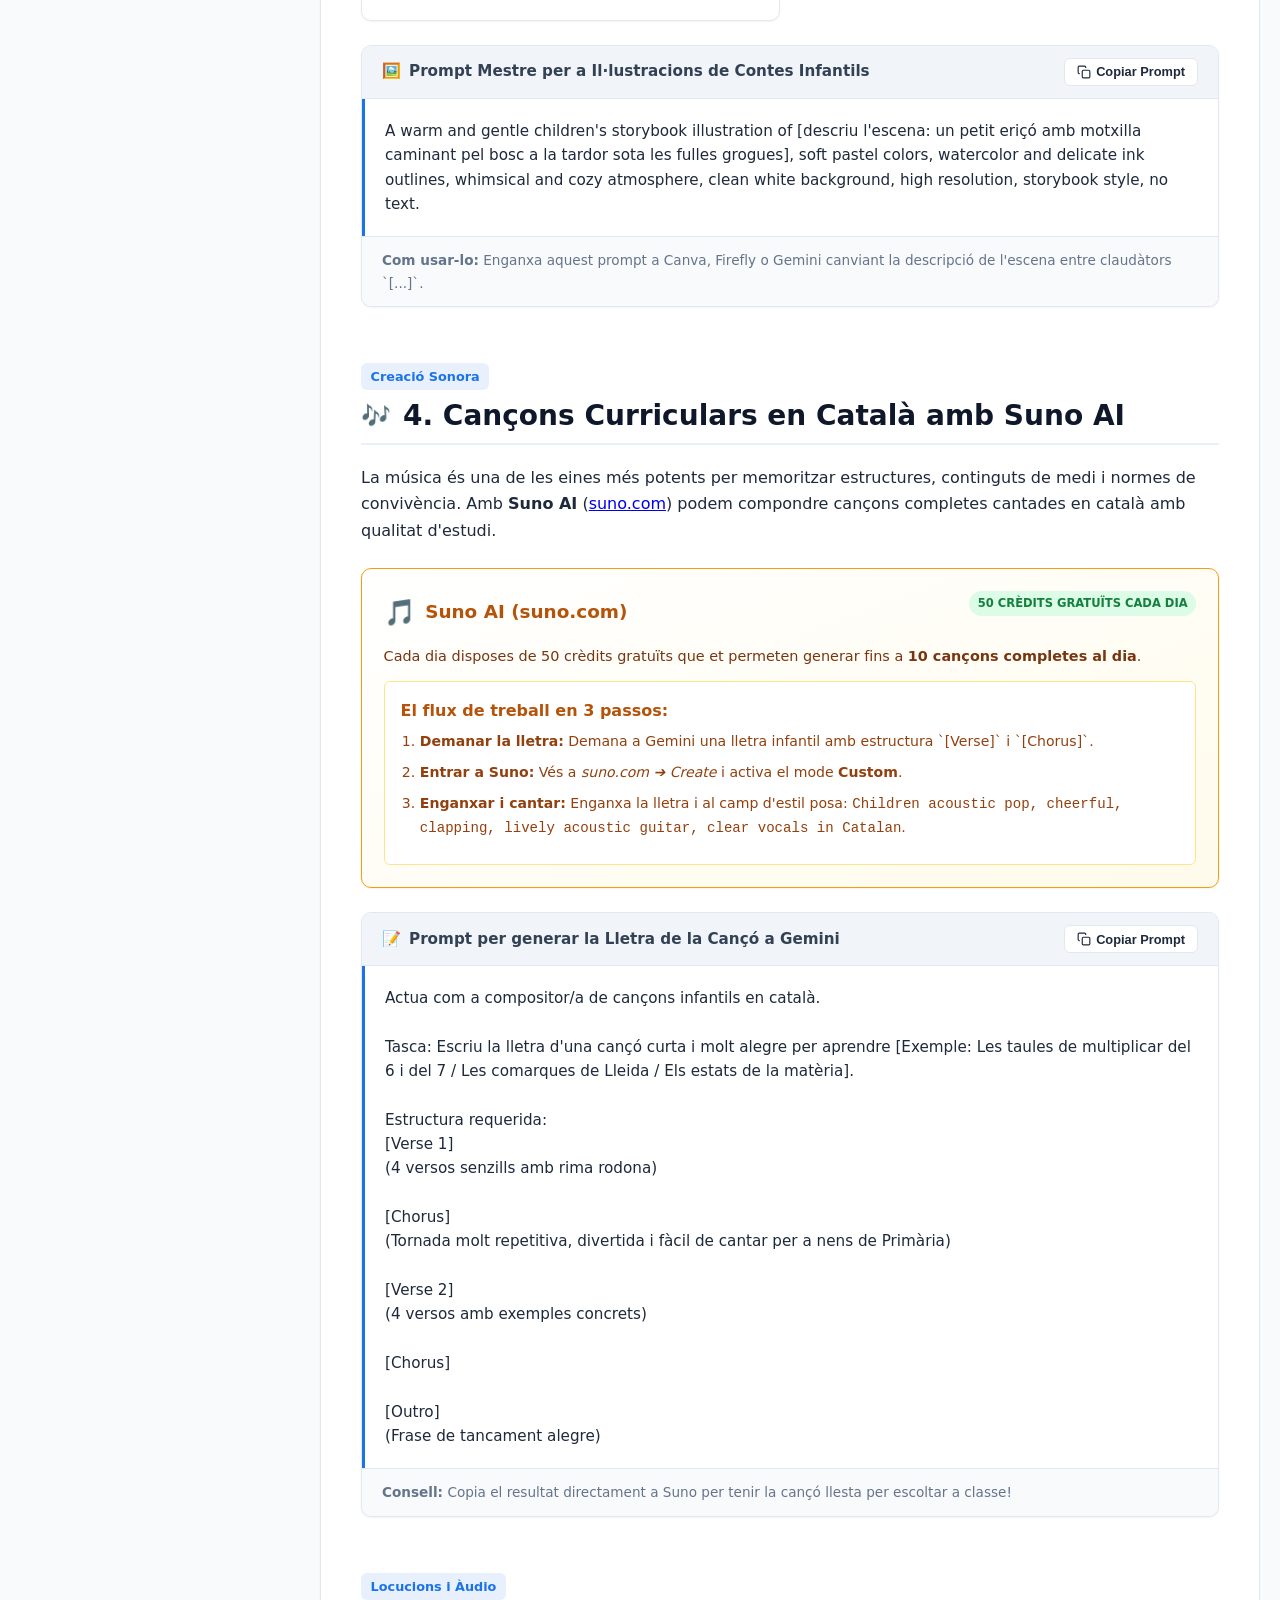
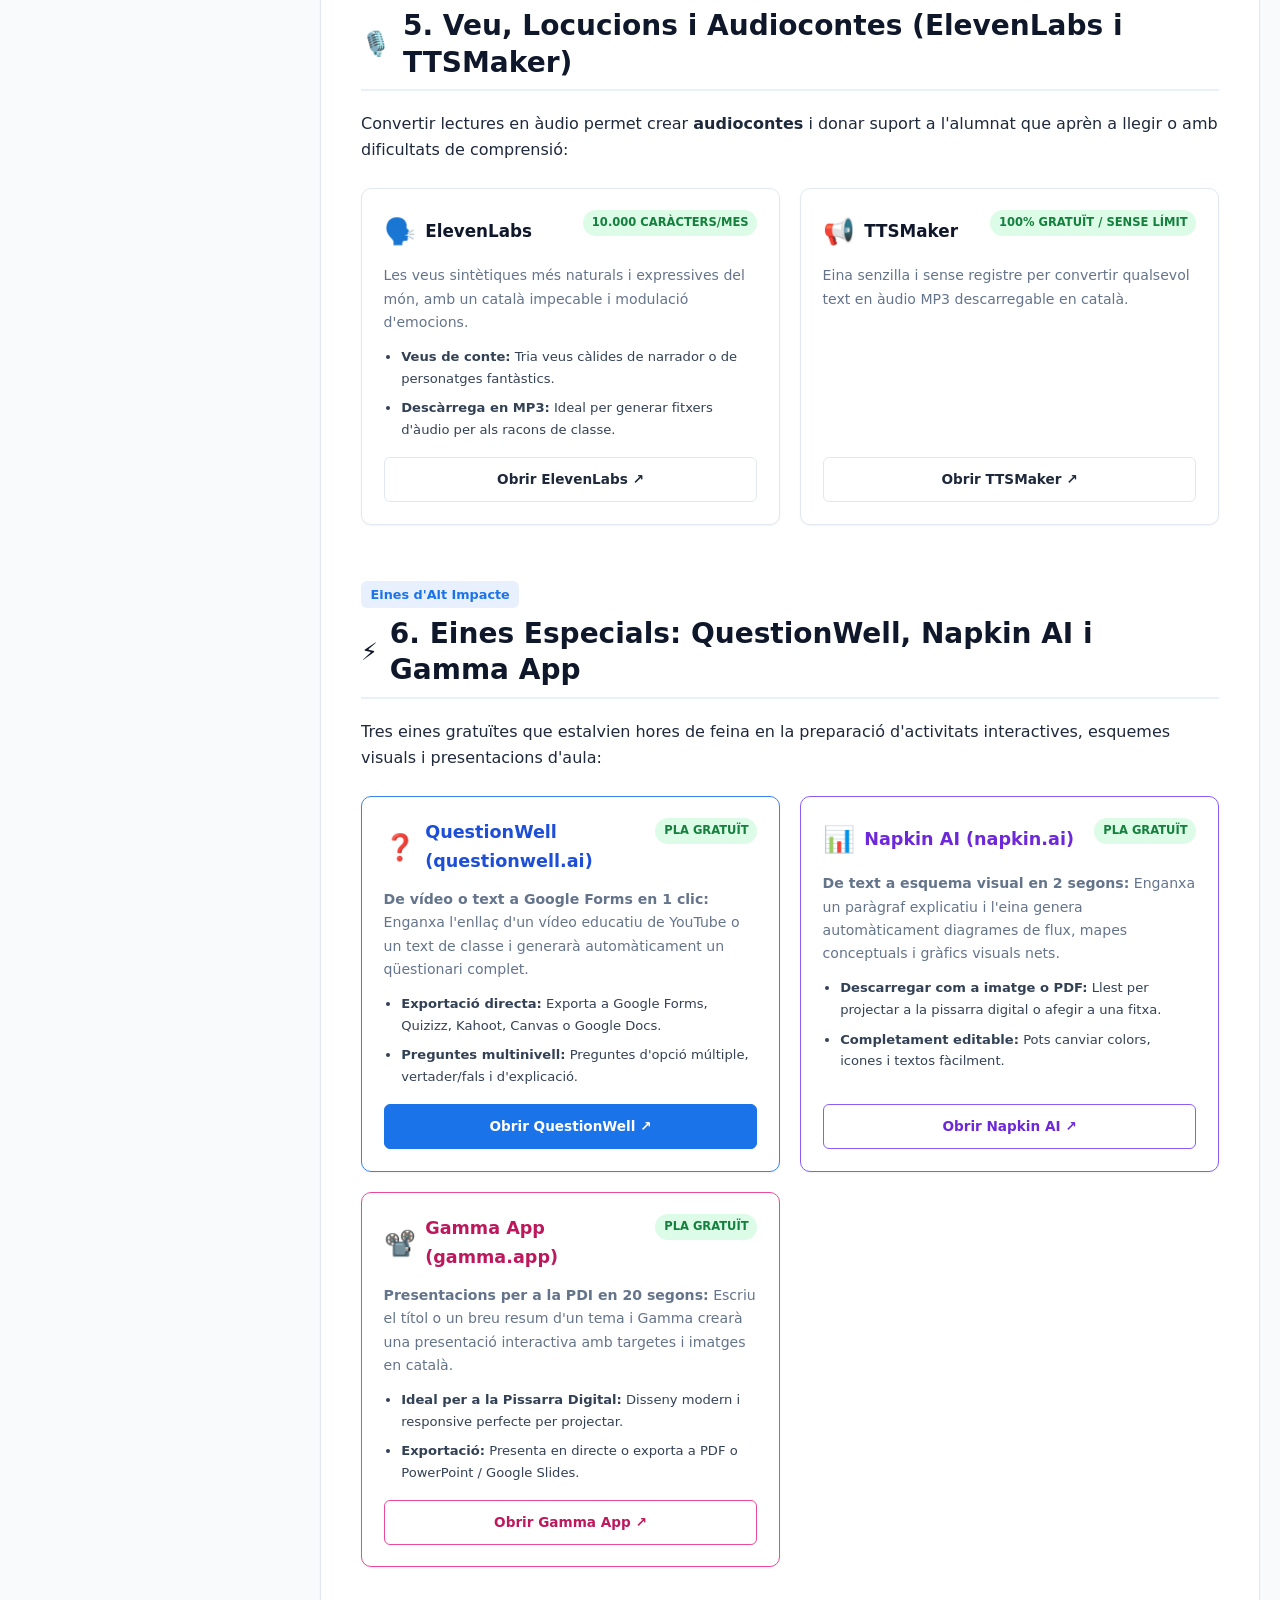
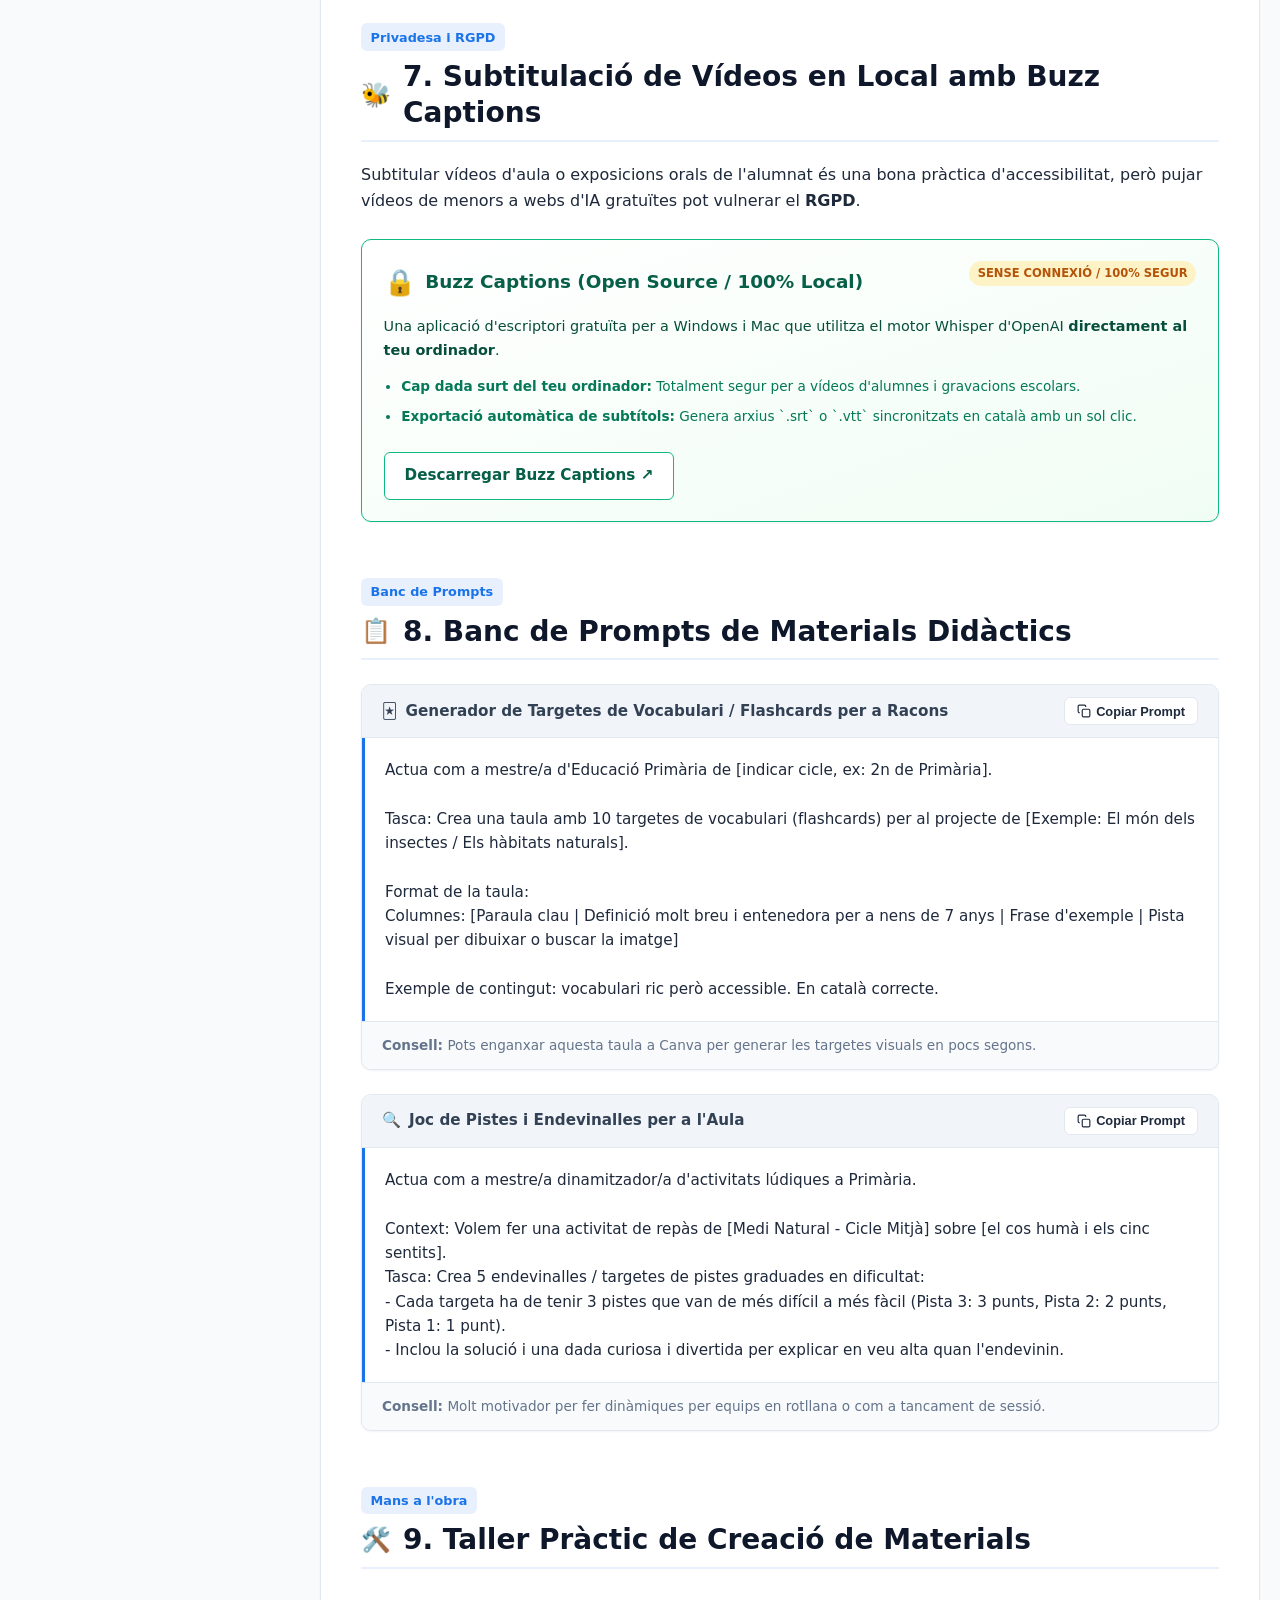
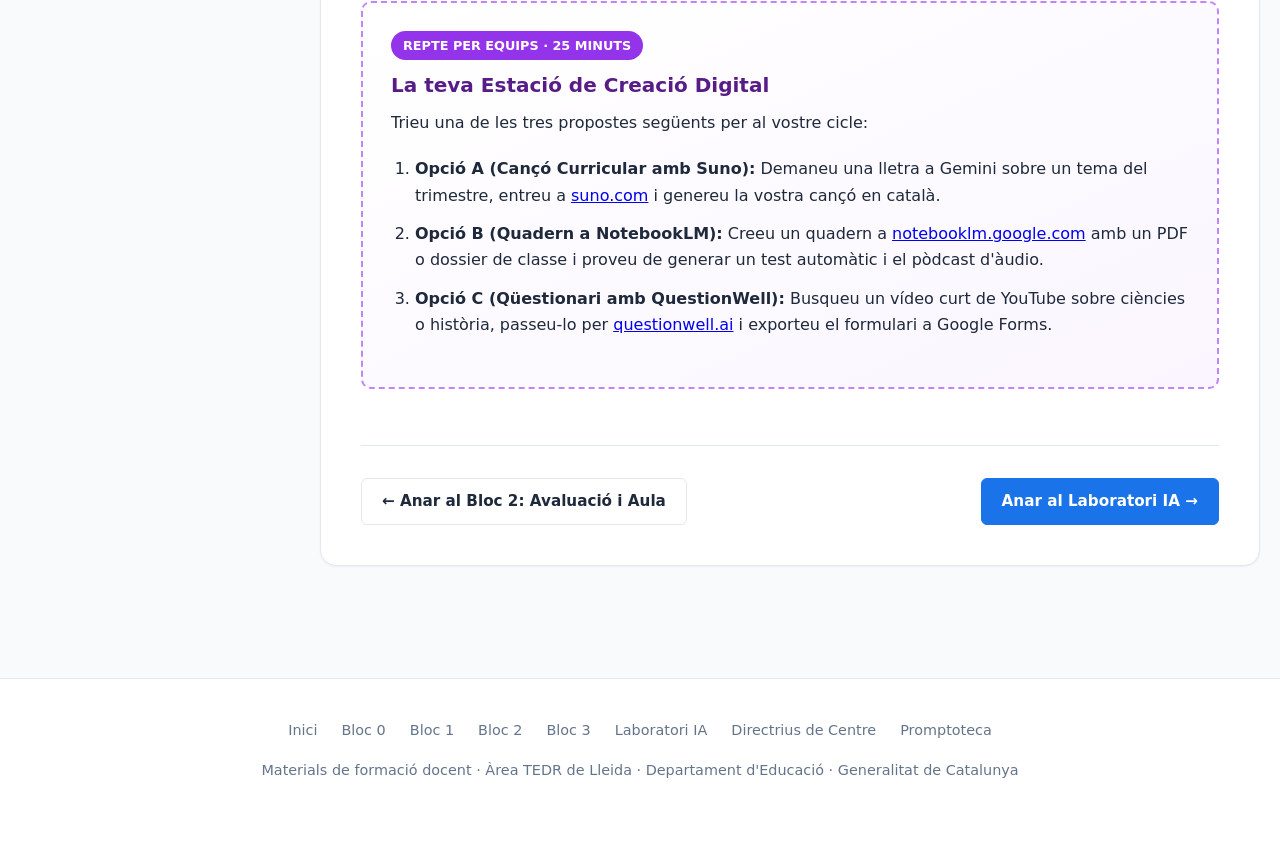
<file: IA/bloc3.html>
<!DOCTYPE html>
<html lang="ca">
<head>
  <meta charset="UTF-8">
  <meta name="viewport" content="width=device-width, initial-scale=1.0">
  <title>Bloc 3: Materials Didàctics, Multimèdia i NotebookLM | IA a l'Educació</title>
  <link rel="stylesheet" href="css/style.css">
  <style>
    .tool-grid {
      display: grid;
      grid-template-columns: repeat(auto-fit, minmax(280px, 1fr));
      gap: 1.25rem;
      margin: 1.5rem 0;
    }
    .tool-card {
      background: white;
      border: 1px solid var(--border);
      border-radius: var(--radius-md);
      padding: 1.35rem;
      box-shadow: var(--shadow-sm);
      display: flex;
      flex-direction: column;
      justify-content: space-between;
      transition: transform 0.2s ease, box-shadow 0.2s ease;
    }
    .tool-card:hover {
      transform: translateY(-3px);
      box-shadow: var(--shadow-md);
      border-color: var(--primary);
    }
    .tool-header {
      display: flex;
      justify-content: space-between;
      align-items: flex-start;
      margin-bottom: 0.75rem;
    }
    .tool-icon-title {
      display: flex;
      align-items: center;
      gap: 0.6rem;
    }
    .tool-icon {
      font-size: 1.6rem;
    }
    .free-badge {
      background: #dcfce7;
      color: #15803d;
      font-size: 0.72rem;
      font-weight: 700;
      padding: 0.2rem 0.55rem;
      border-radius: var(--radius-full);
      text-transform: uppercase;
    }
    .free-badge.pro-edu {
      background: #e0e7ff;
      color: #4338ca;
    }
    .free-badge.local {
      background: #fef3c7;
      color: #b45309;
    }
  </style>
</head>
<body>

  <!-- Header & Nav -->
  <header class="site-header">
    <div class="container nav-wrapper">
      <a href="index.html" class="logo-link">
        <div class="logo-brand-group">
          <span class="logo-dept">Departament d'Educació</span>
          <span class="logo-area-badge">Àrea TEDR de Lleida</span>
        </div>
        <div class="logo-divider"></div>
        <div class="logo-title">
          <span class="logo-title-main">IA a l'Educació</span>
          <span class="logo-title-sub">Primària i Secundària</span>
        </div>
      </a>
      <button class="menu-toggle" aria-label="Obrir menú">☰</button>
      <nav>
        <ul class="nav-menu">
          <li><a href="index.html" class="nav-link nav-link-single">Inici</a></li>
          <li>
            <a href="bloc0.html" class="nav-link">
              <span class="nav-num">Bloc 0</span>
              <span class="nav-title">Inici Ràpid</span>
            </a>
          </li>
          <li>
            <a href="bloc1.html" class="nav-link">
              <span class="nav-num">Bloc 1</span>
              <span class="nav-title">Fonaments i Ètica</span>
            </a>
          </li>
          <li>
            <a href="bloc2.html" class="nav-link">
              <span class="nav-num">Bloc 2</span>
              <span class="nav-title">Avaluació i Aula</span>
            </a>
          </li>
          <li>
            <a href="bloc3.html" class="nav-link active">
              <span class="nav-num">Bloc 3</span>
              <span class="nav-title">Materials i Multimèdia</span>
            </a>
          </li>
          <li>
            <a href="laboratori.html" class="nav-link">
              <span class="nav-num">Laboratori IA</span>
              <span class="nav-title">Vibe Coding</span>
            </a>
          </li>
          <li>
            <a href="centre.html" class="nav-link">
              <span class="nav-num" style="color: #7c3aed;">Directrius</span>
              <span class="nav-title">de Centre</span>
            </a>
          </li>
          <li><a href="prompts.html" class="nav-link nav-link-single">Promptoteca</a></li>
        </ul>
      </nav>
    </div>
  </header>

  <!-- Hero Section -->
  <section class="hero">
    <div class="container">
      <div class="hero-tag">
        <span>📦 Bloc 3 · Creació de Continguts i Recursos (Primària i Secundària)</span>
      </div>
      <h1 class="hero-title">Materials Didàctics, Multimèdia i Google NotebookLM</h1>
      <p class="hero-subtitle">
        Com generar recursos visuals i infografies, compondre cançons curriculars, crear qüestionaris automàtics des de vídeos, dissenyar presentacions d'alta qualitat amb Gamma i utilitzar NotebookLM per a dossiers i Treballs de Recerca sense al·lucinacions.
      </p>
    </div>
  </section>

  <!-- Content Layout with Sticky Sidebar -->
  <div class="container page-layout">
    
    <!-- Sidebar Navigation -->
    <aside class="page-sidebar">
      <div class="sidebar-title">Continguts del Bloc 3</div>
      <ul class="sidebar-nav">
        <li><a href="#intro" class="active">1. Introducció i Eines Clau</a></li>
        <li><a href="#notebooklm">2. Google NotebookLM</a></li>
        <li><a href="#imatge-disseny">3. Imatge i Disseny Visual</a></li>
        <li><a href="#musica-suno">4. Música en Català (Suno)</a></li>
        <li><a href="#veu-audiocontes">5. Veu i Audiocontes</a></li>
        <li><a href="#eines-potents">6. QuestionWell i Napkin AI</a></li>
        <li><a href="#subtitols-buzz">7. Subtitulació Segura (Buzz)</a></li>
        <li><a href="#banc-prompts">8. Banc de Prompts</a></li>
        <li><a href="#repte-taller">9. Taller Pràctic</a></li>
      </ul>
    </aside>

    <!-- Main Content Area -->
    <main class="main-content">

      <!-- 1. Introducció -->
      <section id="intro" class="content-section">
        <span class="section-badge">Producció de Recursos</span>
        <h2 class="section-title"><span class="icon">🎯</span> 1. La Creació de Materials Multimodals a Primària</h2>
        <p>
          Un cop definits els objectius competencials i els criteris d'avaluació (Bloc 2), arriba el moment de preparar els materials didàctics. La intel·ligència artificial ens permet avui dia actuar com a <strong>creadors de continguts multimodals</strong>: combinant text, il·lustracions personalitzades, àudio narrat, cançons i esquemes visuals nets en pocs minuts.
        </p>

        <div class="callout callout-info">
          <div class="callout-title">💡 Què aprendrem en aquest bloc?</div>
          <ul style="margin-bottom: 0; padding-left: 1.2rem;">
            <li>Dominar <strong>Google NotebookLM</strong> com a assistent d'investigació fiable (treballa 100% sobre els teus documents, sense inventar dades).</li>
            <li>Generar il·lustracions infantils coherents per a contes, fitxes i racons amb <strong>Canva for Education</strong> i <strong>Adobe Firefly</strong>.</li>
            <li>Compondre cançons infantils cantades en català per memoritzar conceptes amb <strong>Suno AI</strong>.</li>
            <li>Transformar vídeos educatius de YouTube en qüestionaris d'autoavaluació en 1 clic amb <strong>QuestionWell</strong>.</li>
            <li>Crear esquemes i diagrames visuals automàtics a partir de textos amb <strong>Napkin AI</strong>.</li>
          </ul>
        </div>
      </section>

      <!-- 2. Google NotebookLM en profunditat -->
      <section id="notebooklm" class="content-section">
        <span class="section-badge">Eina Estrella de Google</span>
        <h2 class="section-title"><span class="icon">📓</span> 2. Google NotebookLM: La Llibreta Intel·ligent sense Al·lucinacions</h2>
        <p>
          <strong>NotebookLM</strong> (<a href="https://notebooklm.google.com" target="_blank" rel="noopener">notebooklm.google.com</a>) és l'assistent de recerca i aprenentatge desenvolupat per Google (amb motor Gemini) que té un tret distintiu fonamental: <strong>no busca informació a tot Internet, sinó exclusivament en els documents que tu hi carregues</strong>.
        </p>

        <div style="background: linear-gradient(to bottom right, #ffffff, #eff6ff); border: 2px solid #bfdbfe; border-radius: var(--radius-md); padding: 1.5rem; margin: 1.5rem 0;">
          <h3 style="color: #1e40af; font-size: 1.2rem; margin-bottom: 0.75rem;">🌟 Els 4 Superpoders de NotebookLM per a l'Aula:</h3>
          
          <div style="display: grid; grid-template-columns: repeat(auto-fit, minmax(240px, 1fr)); gap: 1rem; margin-top: 1rem;">
            <div style="background: white; border: 1px solid #dbeafe; border-radius: var(--radius-sm); padding: 1rem;">
              <strong style="color: #1d4ed8;">1. Zero Al·lucinacions (Cites directes)</strong>
              <p style="font-size: 0.85rem; color: #475569; margin-top: 0.3rem; margin-bottom: 0;">
                Totes les respostes inclouen petits números clicables que t'ensenyen exactament la frase i pàgina del document d'on s'ha extret la resposta.
              </p>
            </div>

            <div style="background: white; border: 1px solid #dbeafe; border-radius: var(--radius-sm); padding: 1rem;">
              <strong style="color: #059669;">2. Generador automàtic de Tests</strong>
              <p style="font-size: 0.85rem; color: #475569; margin-top: 0.3rem; margin-bottom: 0;">
                Fes clic al botó <em>Test</em> i crearà a l'instant qüestionaris interactius basats fidelment en el dossier que has pujat.
              </p>
            </div>

            <div style="background: white; border: 1px solid #dbeafe; border-radius: var(--radius-sm); padding: 1rem;">
              <strong style="color: #d97706;">3. Guia d'Estudi i Glossaris</strong>
              <p style="font-size: 0.85rem; color: #475569; margin-top: 0.3rem; margin-bottom: 0;">
                Extreu automàticament les idees clau, resums estructurats, línies del temps i definicions de conceptes difícils en segons.
              </p>
            </div>

            <div style="background: white; border: 1px solid #dbeafe; border-radius: var(--radius-sm); padding: 1rem;">
              <strong style="color: #7c3aed;">4. Pòdcast / Resum d'Àudio (Deep Dive)</strong>
              <p style="font-size: 0.85rem; color: #475569; margin-top: 0.3rem; margin-bottom: 0;">
                Transforma qualsevol dossier o tema en un programa de ràdio en format pòdcast entre dos locutors que comenten el text amb dinamisme.
              </p>
            </div>
          </div>
        </div>

        <h3 style="margin-top: 1.5rem; margin-bottom: 0.75rem;">Com utilitzar NotebookLM a l'Aula o al Treball de Recerca:</h3>
        <ol style="padding-left: 1.2rem; font-size: 0.95rem; margin-bottom: 1.5rem;">
          <li style="margin-bottom: 0.5rem;">Entra a <a href="https://notebooklm.google.com" target="_blank" rel="noopener"><strong>notebooklm.google.com</strong></a> amb el teu compte XTEC.</li>
          <li style="margin-bottom: 0.5rem;">Crea un quadern (ex: <em>"Projecte Els Dinosaures - 3r Primària"</em> o <em>"Treball de Recerca: Canvi Climàtic a les Terres de Ponent - Batxillerat"</em>).</li>
          <li style="margin-bottom: 0.5rem;">Afegeix les teves fonts: pots carregar fitxers PDF, documents de Google Docs, articles científics, enllaços web o vídeos educatius de YouTube.</li>
          <li>Utilitza el xat per demanar: <em>"Genera un glossari dels conceptes clau citant les pàgines de referència"</em>, <em>"Fes una taula comparativa dels autors"</em> o <em>"Crea una bateria de preguntes d'estudi tipus test"</em>.</li>
        </ol>
      </section>

      <!-- 3. Imatge i Disseny Visual -->
      <section id="imatge-disseny" class="content-section">
        <span class="section-badge">Creació Visual</span>
        <h2 class="section-title"><span class="icon">🎨</span> 3. Imatge i Disseny Visual: De Contes a Infografies Científiques</h2>
        <p>
          El llenguatge visual és clau a totes les etapes: des d'il·lustracions per a contes de Primària fins a esquemes conceptuals, infografies de laboratori i pòsters científics a l'ESO i Batxillerat. Amb eines gratuïtes podem generar imatges a mida:
        </p>

        <div class="tool-grid">
          
          <!-- Canva for Education -->
          <div class="tool-card">
            <div>
              <div class="tool-header">
                <div class="tool-icon-title">
                  <span class="tool-icon">🖌️</span>
                  <div>
                    <strong style="font-size: 1.05rem; color: #0f172a;">Canva for Education</strong>
                  </div>
                </div>
                <span class="free-badge pro-edu">100% Pro Gratuït</span>
              </div>
              <p style="font-size: 0.88rem; color: var(--text-muted); margin-bottom: 0.75rem;">
                Tots els mestres tenen accés complet gratuït a les funcions Pro sol·licitant el compte educatiu amb l'adreça @xtec.cat.
              </p>
              <ul style="font-size: 0.82rem; padding-left: 1.1rem; margin-bottom: 1rem; color: #334155;">
                <li><strong>Magic Media:</strong> Generació d'imatges a partir de text en català.</li>
                <li><strong>Esborrador Màgic:</strong> Treu objectes o fons d'un dibuix en 1 clic.</li>
                <li><strong>Maquetació:</strong> Crea llibrets de contes, flashcards i cartelleria llesta per imprimir.</li>
              </ul>
            </div>
            <a href="https://www.canva.com/edu-signup/" target="_blank" rel="noopener" class="btn btn-outline" style="text-align: center; justify-content: center; font-size: 0.85rem;">Accedir a Canva Edu ↗</a>
          </div>

          <!-- Adobe Firefly -->
          <div class="tool-card">
            <div>
              <div class="tool-header">
                <div class="tool-icon-title">
                  <span class="tool-icon">🔥</span>
                  <div>
                    <strong style="font-size: 1.05rem; color: #0f172a;">Adobe Firefly</strong>
                  </div>
                </div>
                <span class="free-badge">25 crèdits/mes</span>
              </div>
              <p style="font-size: 0.88rem; color: var(--text-muted); margin-bottom: 0.75rem;">
                El generador d'imatges més ètic del món, entrenat exclusivament amb imatges d'Adobe Stock (sense problemes de copyright).
              </p>
              <ul style="font-size: 0.82rem; padding-left: 1.1rem; margin-bottom: 1rem; color: #334155;">
                <li><strong>Farciment Generatiu:</strong> Afegeix o canvia elements d'una foto pintant amb un pinzell màgic.</li>
                <li><strong>Efectes de Text:</strong> Lletres fetes de gespa, xocolata o joguines per a títols.</li>
              </ul>
            </div>
            <a href="https://firefly.adobe.com" target="_blank" rel="noopener" class="btn btn-outline" style="text-align: center; justify-content: center; font-size: 0.85rem;">Obrir Adobe Firefly ↗</a>
          </div>

          <!-- Gemini Imagen 3 -->
          <div class="tool-card">
            <div>
              <div class="tool-header">
                <div class="tool-icon-title">
                  <span class="tool-icon">✨</span>
                  <div>
                    <strong style="font-size: 1.05rem; color: #0f172a;">Gemini (Imagen 3)</strong>
                  </div>
                </div>
                <span class="free-badge pro-edu">Gratuït XTEC</span>
              </div>
              <p style="font-size: 0.88rem; color: var(--text-muted); margin-bottom: 0.75rem;">
                Generació d'imatges directa des del xat de Gemini mentre redactes les teves activitats.
              </p>
              <ul style="font-size: 0.82rem; padding-left: 1.1rem; margin-bottom: 1rem; color: #334155;">
                <li><strong>Immediat:</strong> Demana: <em>"Crea una il·lustració d'un volcà en erupció amb estil infantil"</em>.</li>
                <li><strong>Descàrrega en alta definició:</strong> Llest per enganxar a Docs o Slides.</li>
              </ul>
            </div>
            <a href="https://gemini.google.com" target="_blank" rel="noopener" class="btn btn-outline" style="text-align: center; justify-content: center; font-size: 0.85rem;">Obrir Gemini ↗</a>
          </div>

        </div>

        <!-- Prompt per a Imatges -->
        <div class="prompt-card">
          <div class="prompt-header">
            <div class="prompt-title">
              <span>🖼️</span> Prompt Mestre per a Il·lustracions de Contes Infantils
            </div>
            <button class="btn-copy">
              <svg width="14" height="14" viewBox="0 0 24 24" fill="none" stroke="currentColor" stroke-width="2">
                <rect x="9" y="9" width="13" height="13" rx="2" ry="2"></rect>
                <path d="M5 15H4a2 2 0 0 1-2-2V4a2 2 0 0 1 2-2h9a2 2 0 0 1 2 2v1"></path>
              </svg>
              Copiar Prompt
            </button>
          </div>
          <div class="prompt-body">A warm and gentle children's storybook illustration of [descriu l'escena: un petit eriçó amb motxilla caminant pel bosc a la tardor sota les fulles grogues], soft pastel colors, watercolor and delicate ink outlines, whimsical and cozy atmosphere, clean white background, high resolution, storybook style, no text.</div>
          <div class="prompt-explanation">
            <strong>Com usar-lo:</strong> Enganxa aquest prompt a Canva, Firefly o Gemini canviant la descripció de l'escena entre claudàtors `[...]`.
          </div>
        </div>
      </section>

      <!-- 4. Música en Català -->
      <section id="musica-suno" class="content-section">
        <span class="section-badge">Creació Sonora</span>
        <h2 class="section-title"><span class="icon">🎶</span> 4. Cançons Curriculars en Català amb Suno AI</h2>
        <p>
          La música és una de les eines més potents per memoritzar estructures, continguts de medi i normes de convivència. Amb <strong>Suno AI</strong> (<a href="https://suno.com" target="_blank" rel="noopener">suno.com</a>) podem compondre cançons completes cantades en català amb qualitat d'estudi.
        </p>

        <div class="tool-card" style="border-color: #f59e0b; background: linear-gradient(to bottom right, #ffffff, #fffbeb); margin: 1.5rem 0;">
          <div class="tool-header">
            <div class="tool-icon-title">
              <span class="tool-icon">🎵</span>
              <div>
                <strong style="font-size: 1.15rem; color: #b45309;">Suno AI (suno.com)</strong>
              </div>
            </div>
            <span class="free-badge">50 crèdits gratuïts cada dia</span>
          </div>
          <p style="font-size: 0.9rem; color: #78350f; margin-bottom: 0.75rem;">
            Cada dia disposes de 50 crèdits gratuïts que et permeten generar fins a <strong>10 cançons completes al dia</strong>.
          </p>
          <div style="background: white; border: 1px solid #fde68a; border-radius: var(--radius-sm); padding: 1rem;">
            <strong style="color: #b45309;">El flux de treball en 3 passos:</strong>
            <ol style="font-size: 0.88rem; padding-left: 1.2rem; margin-top: 0.35rem; margin-bottom: 0; color: #92400e;">
              <li><strong>Demanar la lletra:</strong> Demana a Gemini una lletra infantil amb estructura `[Verse]` i `[Chorus]`.</li>
              <li><strong>Entrar a Suno:</strong> Vés a <em>suno.com ➔ Create</em> i activa el mode <strong>Custom</strong>.</li>
              <li><strong>Enganxar i cantar:</strong> Enganxa la lletra i al camp d'estil posa: <code>Children acoustic pop, cheerful, clapping, lively acoustic guitar, clear vocals in Catalan</code>.</li>
            </ol>
          </div>
        </div>

        <!-- Prompt Lletra Suno -->
        <div class="prompt-card">
          <div class="prompt-header">
            <div class="prompt-title">
              <span>📝</span> Prompt per generar la Lletra de la Cançó a Gemini
            </div>
            <button class="btn-copy">
              <svg width="14" height="14" viewBox="0 0 24 24" fill="none" stroke="currentColor" stroke-width="2">
                <rect x="9" y="9" width="13" height="13" rx="2" ry="2"></rect>
                <path d="M5 15H4a2 2 0 0 1-2-2V4a2 2 0 0 1 2-2h9a2 2 0 0 1 2 2v1"></path>
              </svg>
              Copiar Prompt
            </button>
          </div>
          <div class="prompt-body">Actua com a compositor/a de cançons infantils en català.

Tasca: Escriu la lletra d'una cançó curta i molt alegre per aprendre [Exemple: Les taules de multiplicar del 6 i del 7 / Les comarques de Lleida / Els estats de la matèria].

Estructura requerida:
[Verse 1]
(4 versos senzills amb rima rodona)

[Chorus]
(Tornada molt repetitiva, divertida i fàcil de cantar per a nens de Primària)

[Verse 2]
(4 versos amb exemples concrets)

[Chorus]

[Outro]
(Frase de tancament alegre)</div>
          <div class="prompt-explanation">
            <strong>Consell:</strong> Copia el resultat directament a Suno per tenir la cançó llesta per escoltar a classe!
          </div>
        </div>
      </section>

      <!-- 5. Veu i Audiocontes -->
      <section id="veu-audiocontes" class="content-section">
        <span class="section-badge">Locucions i Àudio</span>
        <h2 class="section-title"><span class="icon">🎙️</span> 5. Veu, Locucions i Audiocontes (ElevenLabs i TTSMaker)</h2>
        <p>
          Convertir lectures en àudio permet crear <strong>audiocontes</strong> i donar suport a l'alumnat que aprèn a llegir o amb dificultats de comprensió:
        </p>

        <div class="tool-grid">
          
          <!-- ElevenLabs -->
          <div class="tool-card">
            <div>
              <div class="tool-header">
                <div class="tool-icon-title">
                  <span class="tool-icon">🗣️</span>
                  <div>
                    <strong style="font-size: 1.05rem; color: #0f172a;">ElevenLabs</strong>
                  </div>
                </div>
                <span class="free-badge">10.000 caràcters/mes</span>
              </div>
              <p style="font-size: 0.88rem; color: var(--text-muted); margin-bottom: 0.75rem;">
                Les veus sintètiques més naturals i expressives del món, amb un català impecable i modulació d'emocions.
              </p>
              <ul style="font-size: 0.82rem; padding-left: 1.1rem; margin-bottom: 1rem; color: #334155;">
                <li><strong>Veus de conte:</strong> Tria veus càlides de narrador o de personatges fantàstics.</li>
                <li><strong>Descàrrega en MP3:</strong> Ideal per generar fitxers d'àudio per als racons de classe.</li>
              </ul>
            </div>
            <a href="https://elevenlabs.io" target="_blank" rel="noopener" class="btn btn-outline" style="text-align: center; justify-content: center; font-size: 0.85rem;">Obrir ElevenLabs ↗</a>
          </div>

          <!-- TTSMaker -->
          <div class="tool-card">
            <div>
              <div class="tool-header">
                <div class="tool-icon-title">
                  <span class="tool-icon">📢</span>
                  <div>
                    <strong style="font-size: 1.05rem; color: #0f172a;">TTSMaker</strong>
                  </div>
                </div>
                <span class="free-badge">100% Gratuït / Sense Límit</span>
              </div>
              <p style="font-size: 0.88rem; color: var(--text-muted); margin-bottom: 0.75rem;">
                Eina senzilla i sense registre per convertir qualsevol text en àudio MP3 descarregable en català.
              </p>
            </div>
            <a href="https://ttsmaker.com" target="_blank" rel="noopener" class="btn btn-outline" style="text-align: center; justify-content: center; font-size: 0.85rem;">Obrir TTSMaker ↗</a>
          </div>

        </div>
      </section>

      <!-- 6. Eines Especials: QuestionWell, Napkin AI i Gamma -->
      <section id="eines-potents" class="content-section">
        <span class="section-badge">Eines d'Alt Impacte</span>
        <h2 class="section-title"><span class="icon">⚡</span> 6. Eines Especials: QuestionWell, Napkin AI i Gamma App</h2>
        <p>
          Tres eines gratuïtes que estalvien hores de feina en la preparació d'activitats interactives, esquemes visuals i presentacions d'aula:
        </p>

        <div class="tool-grid">
          
          <!-- QuestionWell -->
          <div class="tool-card" style="border-color: #3b82f6;">
            <div>
              <div class="tool-header">
                <div class="tool-icon-title">
                  <span class="tool-icon">❓</span>
                  <div>
                    <strong style="font-size: 1.1rem; color: #1d4ed8;">QuestionWell (questionwell.ai)</strong>
                  </div>
                </div>
                <span class="free-badge">Pla Gratuït</span>
              </div>
              <p style="font-size: 0.88rem; color: var(--text-muted); margin-bottom: 0.75rem;">
                <strong>De vídeo o text a Google Forms en 1 clic:</strong> Enganxa l'enllaç d'un vídeo educatiu de YouTube o un text de classe i generarà automàticament un qüestionari complet.
              </p>
              <ul style="font-size: 0.82rem; padding-left: 1.1rem; margin-bottom: 1rem; color: #334155;">
                <li><strong>Exportació directa:</strong> Exporta a Google Forms, Quizizz, Kahoot, Canvas o Google Docs.</li>
                <li><strong>Preguntes multinivell:</strong> Preguntes d'opció múltiple, vertader/fals i d'explicació.</li>
              </ul>
            </div>
            <a href="https://www.questionwell.ai" target="_blank" rel="noopener" class="btn btn-primary" style="text-align: center; justify-content: center; font-size: 0.85rem;">Obrir QuestionWell ↗</a>
          </div>

          <!-- Napkin AI -->
          <div class="tool-card" style="border-color: #8b5cf6;">
            <div>
              <div class="tool-header">
                <div class="tool-icon-title">
                  <span class="tool-icon">📊</span>
                  <div>
                    <strong style="font-size: 1.1rem; color: #6d28d9;">Napkin AI (napkin.ai)</strong>
                  </div>
                </div>
                <span class="free-badge">Pla Gratuït</span>
              </div>
              <p style="font-size: 0.88rem; color: var(--text-muted); margin-bottom: 0.75rem;">
                <strong>De text a esquema visual en 2 segons:</strong> Enganxa un paràgraf explicatiu i l'eina genera automàticament diagrames de flux, mapes conceptuals i gràfics visuals nets.
              </p>
              <ul style="font-size: 0.82rem; padding-left: 1.1rem; margin-bottom: 1rem; color: #334155;">
                <li><strong>Descarregar com a imatge o PDF:</strong> Llest per projectar a la pissarra digital o afegir a una fitxa.</li>
                <li><strong>Completament editable:</strong> Pots canviar colors, icones i textos fàcilment.</li>
              </ul>
            </div>
            <a href="https://www.napkin.ai" target="_blank" rel="noopener" class="btn btn-outline" style="text-align: center; justify-content: center; font-size: 0.85rem; border-color: #8b5cf6; color: #6d28d9;">Obrir Napkin AI ↗</a>
          </div>

          <!-- Gamma App -->
          <div class="tool-card" style="border-color: #ec4899;">
            <div>
              <div class="tool-header">
                <div class="tool-icon-title">
                  <span class="tool-icon">📽️</span>
                  <div>
                    <strong style="font-size: 1.1rem; color: #be185d;">Gamma App (gamma.app)</strong>
                  </div>
                </div>
                <span class="free-badge">Pla Gratuït</span>
              </div>
              <p style="font-size: 0.88rem; color: var(--text-muted); margin-bottom: 0.75rem;">
                <strong>Presentacions per a la PDI en 20 segons:</strong> Escriu el títol o un breu resum d'un tema i Gamma crearà una presentació interactiva amb targetes i imatges en català.
              </p>
              <ul style="font-size: 0.82rem; padding-left: 1.1rem; margin-bottom: 1rem; color: #334155;">
                <li><strong>Ideal per a la Pissarra Digital:</strong> Disseny modern i responsive perfecte per projectar.</li>
                <li><strong>Exportació:</strong> Presenta en directe o exporta a PDF o PowerPoint / Google Slides.</li>
              </ul>
            </div>
            <a href="https://gamma.app" target="_blank" rel="noopener" class="btn btn-outline" style="text-align: center; justify-content: center; font-size: 0.85rem; border-color: #ec4899; color: #be185d;">Obrir Gamma App ↗</a>
          </div>

        </div>
      </section>

      <!-- 7. Subtítols i Buzz -->
      <section id="subtitols-buzz" class="content-section">
        <span class="section-badge">Privadesa i RGPD</span>
        <h2 class="section-title"><span class="icon">🐝</span> 7. Subtitulació de Vídeos en Local amb Buzz Captions</h2>
        <p>
          Subtitular vídeos d'aula o exposicions orals de l'alumnat és una bona pràctica d'accessibilitat, però pujar vídeos de menors a webs d'IA gratuïtes pot vulnerar el <strong>RGPD</strong>.
        </p>

        <div class="tool-card" style="border-color: #10b981; background: linear-gradient(to bottom right, #ffffff, #f0fdf4); margin: 1.5rem 0;">
          <div class="tool-header">
            <div class="tool-icon-title">
              <span class="tool-icon">🔒</span>
              <div>
                <strong style="font-size: 1.15rem; color: #065f46;">Buzz Captions (Open Source / 100% Local)</strong>
              </div>
            </div>
            <span class="free-badge local">Sense Connexió / 100% Segur</span>
          </div>
          <p style="font-size: 0.9rem; color: #064e3b; margin-bottom: 0.75rem;">
            Una aplicació d'escriptori gratuïta per a Windows i Mac que utilitza el motor Whisper d'OpenAI <strong>directament al teu ordinador</strong>.
          </p>
          <ul style="font-size: 0.85rem; padding-left: 1.1rem; margin-bottom: 1rem; color: #047857;">
            <li><strong>Cap dada surt del teu ordinador:</strong> Totalment segur per a vídeos d'alumnes i gravacions escolars.</li>
            <li><strong>Exportació automàtica de subtítols:</strong> Genera arxius `.srt` o `.vtt` sincronitzats en català amb un sol clic.</li>
          </ul>
          <a href="https://github.com/chidiwilliams/buzz" target="_blank" rel="noopener" class="btn btn-outline" style="align-self: flex-start; border-color: #10b981; color: #065f46;">Descarregar Buzz Captions ↗</a>
        </div>
      </section>

      <!-- 8. Banc de Prompts -->
      <section id="banc-prompts" class="content-section">
        <span class="section-badge">Banc de Prompts</span>
        <h2 class="section-title"><span class="icon">📋</span> 8. Banc de Prompts de Materials Didàctics</h2>

        <!-- Prompt 1: Flashcards -->
        <div class="prompt-card">
          <div class="prompt-header">
            <div class="prompt-title">
              <span>🃏</span> Generador de Targetes de Vocabulari / Flashcards per a Racons
            </div>
            <button class="btn-copy">
              <svg width="14" height="14" viewBox="0 0 24 24" fill="none" stroke="currentColor" stroke-width="2">
                <rect x="9" y="9" width="13" height="13" rx="2" ry="2"></rect>
                <path d="M5 15H4a2 2 0 0 1-2-2V4a2 2 0 0 1 2-2h9a2 2 0 0 1 2 2v1"></path>
              </svg>
              Copiar Prompt
            </button>
          </div>
          <div class="prompt-body">Actua com a mestre/a d'Educació Primària de [indicar cicle, ex: 2n de Primària].

Tasca: Crea una taula amb 10 targetes de vocabulari (flashcards) per al projecte de [Exemple: El món dels insectes / Els hàbitats naturals].

Format de la taula:
Columnes: [Paraula clau | Definició molt breu i entenedora per a nens de 7 anys | Frase d'exemple | Pista visual per dibuixar o buscar la imatge]

Exemple de contingut: vocabulari ric però accessible. En català correcte.</div>
          <div class="prompt-explanation">
            <strong>Consell:</strong> Pots enganxar aquesta taula a Canva per generar les targetes visuals en pocs segons.
          </div>
        </div>

        <!-- Prompt 2: Joc de Pistes -->
        <div class="prompt-card">
          <div class="prompt-header">
            <div class="prompt-title">
              <span>🔍</span> Joc de Pistes i Endevinalles per a l'Aula
            </div>
            <button class="btn-copy">
              <svg width="14" height="14" viewBox="0 0 24 24" fill="none" stroke="currentColor" stroke-width="2">
                <rect x="9" y="9" width="13" height="13" rx="2" ry="2"></rect>
                <path d="M5 15H4a2 2 0 0 1-2-2V4a2 2 0 0 1 2-2h9a2 2 0 0 1 2 2v1"></path>
              </svg>
              Copiar Prompt
            </button>
          </div>
          <div class="prompt-body">Actua com a mestre/a dinamitzador/a d'activitats lúdiques a Primària.

Context: Volem fer una activitat de repàs de [Medi Natural - Cicle Mitjà] sobre [el cos humà i els cinc sentits].
Tasca: Crea 5 endevinalles / targetes de pistes graduades en dificultat:
- Cada targeta ha de tenir 3 pistes que van de més difícil a més fàcil (Pista 3: 3 punts, Pista 2: 2 punts, Pista 1: 1 punt).
- Inclou la solució i una dada curiosa i divertida per explicar en veu alta quan l'endevinin.</div>
          <div class="prompt-explanation">
            <strong>Consell:</strong> Molt motivador per fer dinàmiques per equips en rotllana o com a tancament de sessió.
          </div>
        </div>

      </section>

      <!-- 9. Taller Pràctic -->
      <section id="repte-taller" class="content-section">
        <span class="section-badge">Mans a l'obra</span>
        <h2 class="section-title"><span class="icon">🛠️</span> 9. Taller Pràctic de Creació de Materials</h2>

        <div class="activity-card">
          <span class="activity-badge">Repte per Equips · 25 minuts</span>
          <h3 class="activity-title">La teva Estació de Creació Digital</h3>
          <p>Trieu una de les tres propostes següents per al vostre cicle:</p>
          <ol class="activity-steps">
            <li><strong>Opció A (Cançó Curricular amb Suno):</strong> Demaneu una lletra a Gemini sobre un tema del trimestre, entreu a <a href="https://suno.com" target="_blank" rel="noopener">suno.com</a> i genereu la vostra cançó en català.</li>
            <li><strong>Opció B (Quadern a NotebookLM):</strong> Creeu un quadern a <a href="https://notebooklm.google.com" target="_blank" rel="noopener">notebooklm.google.com</a> amb un PDF o dossier de classe i proveu de generar un test automàtic i el pòdcast d'àudio.</li>
            <li><strong>Opció C (Qüestionari amb QuestionWell):</strong> Busqueu un vídeo curt de YouTube sobre ciències o història, passeu-lo per <a href="https://questionwell.ai" target="_blank" rel="noopener">questionwell.ai</a> i exporteu el formulari a Google Forms.</li>
          </ol>
        </div>
      </section>

      <!-- Navegació entre blocs -->
      <div style="display: flex; justify-content: space-between; align-items: center; border-top: 1px solid var(--border); padding-top: 2rem; margin-top: 3rem;">
        <a href="bloc2.html" class="btn btn-outline">← Anar al Bloc 2: Avaluació i Aula</a>
        <a href="laboratori.html" class="btn btn-primary">Anar al Laboratori IA →</a>
      </div>

    </main>
  </div>

  <!-- Footer -->
  <footer class="site-footer">
    <div class="container">
      <div class="footer-links">
        <a href="index.html">Inici</a>
        <a href="bloc0.html">Bloc 0</a>
        <a href="bloc1.html">Bloc 1</a>
        <a href="bloc2.html">Bloc 2</a>
        <a href="bloc3.html">Bloc 3</a>
        <a href="laboratori.html">Laboratori IA</a>
        <a href="centre.html">Directrius de Centre</a>
        <a href="prompts.html">Promptoteca</a>
      </div>
      <p>Materials de formació docent · Àrea TEDR de Lleida · Departament d'Educació · Generalitat de Catalunya</p>
    </div>
  </footer>

  <script src="js/main.js"></script>
</body>
</html>
</file>
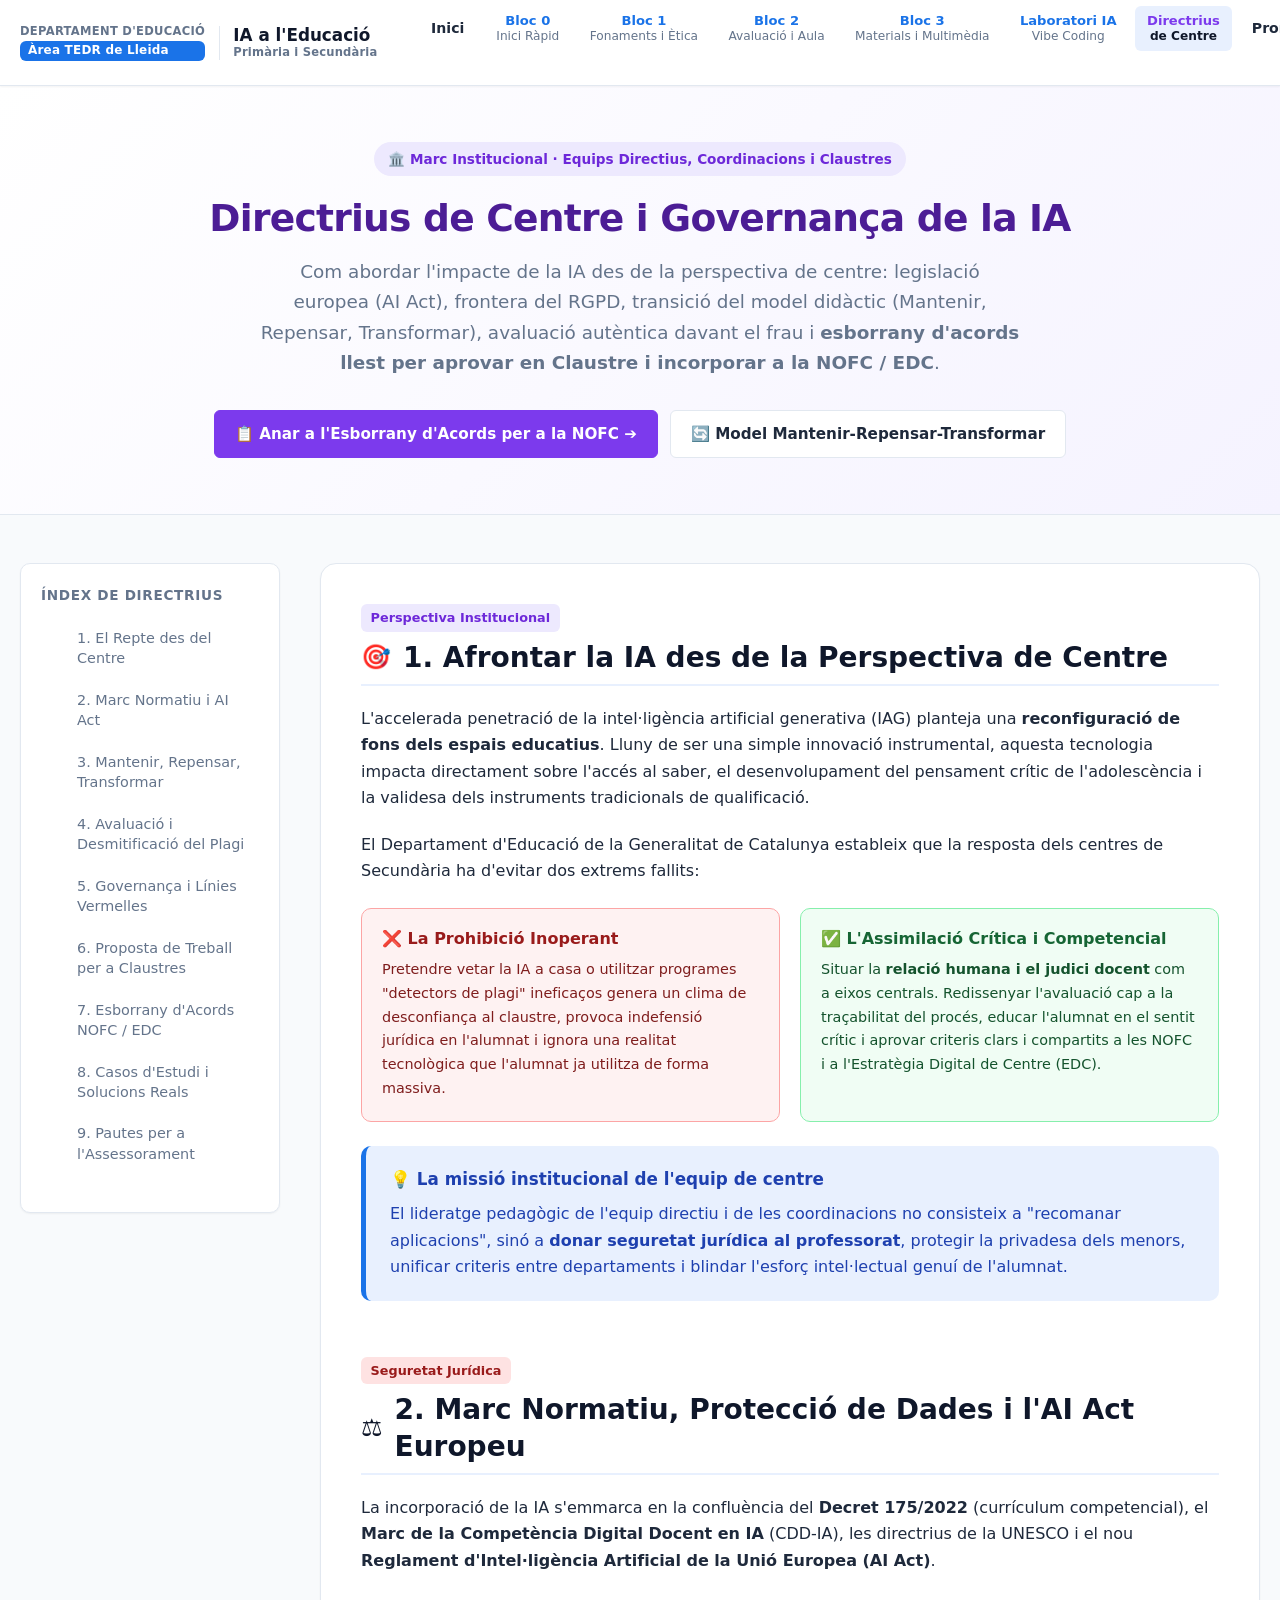
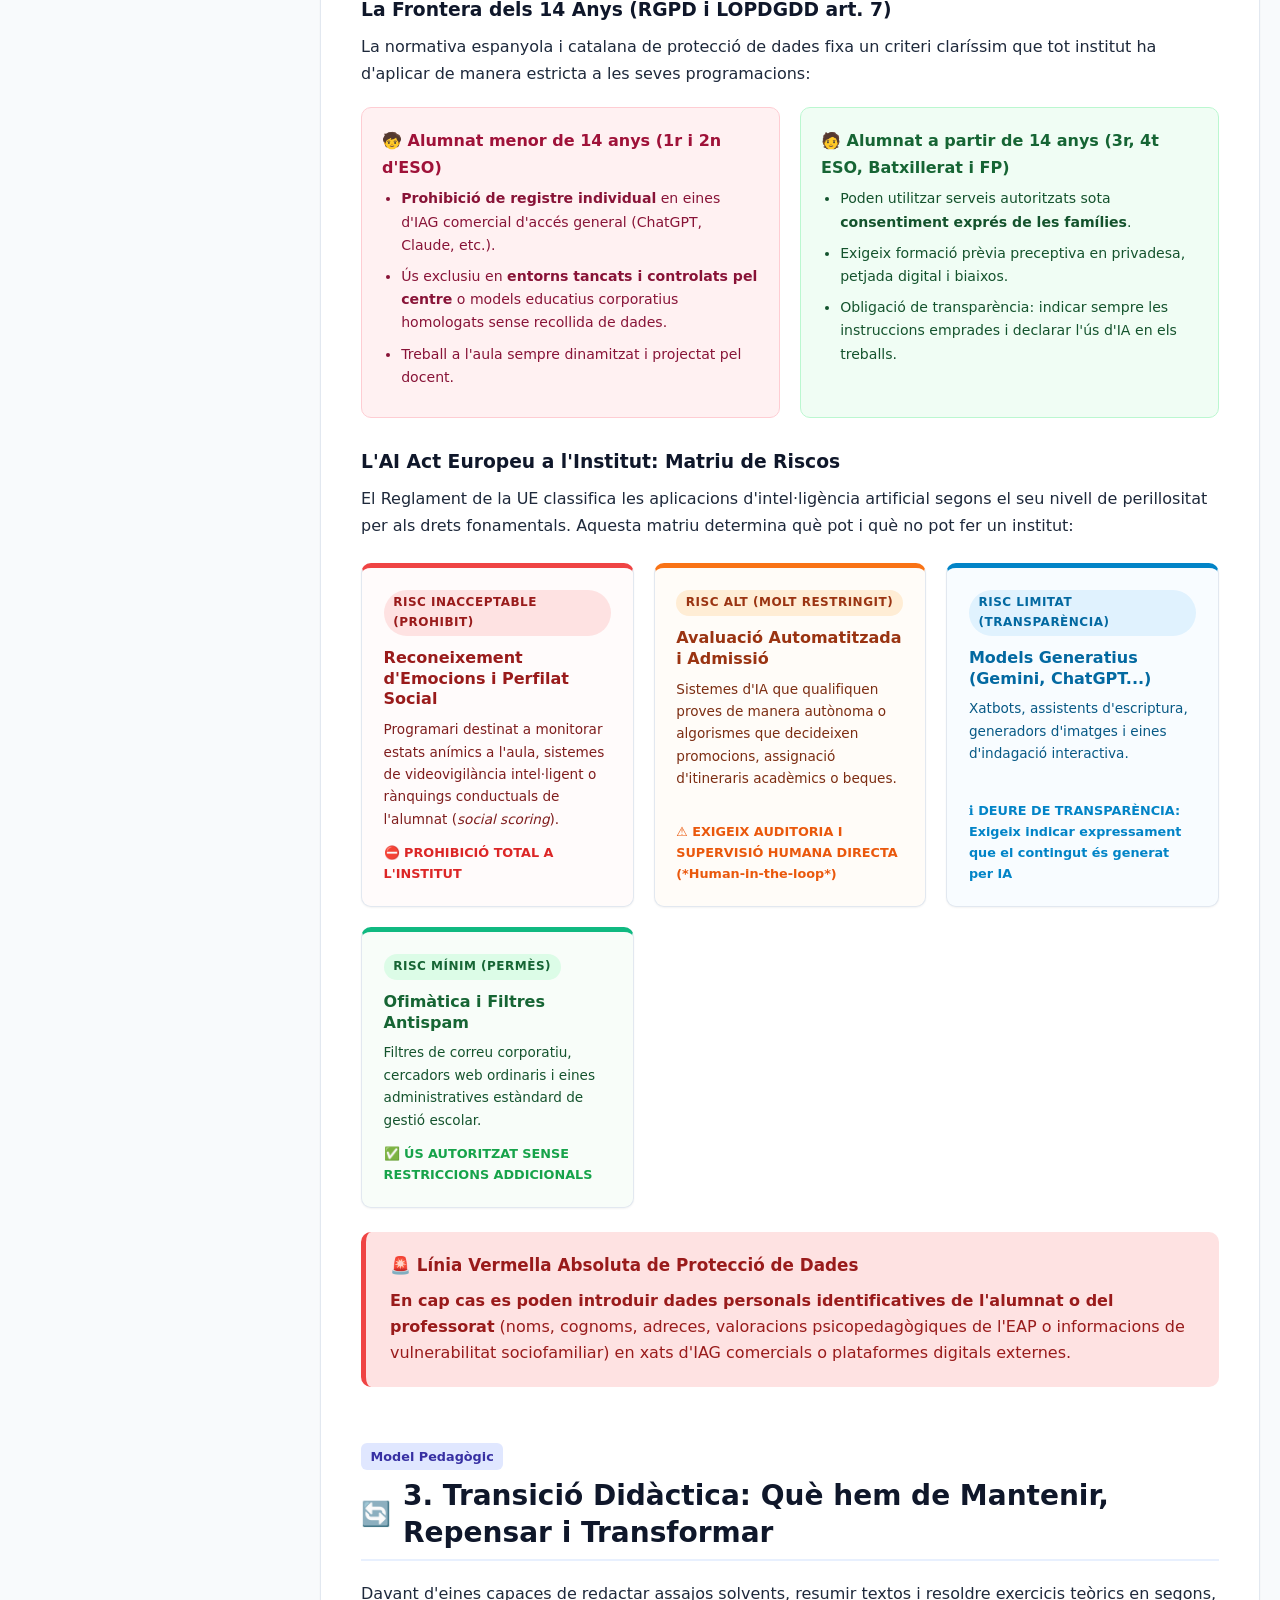
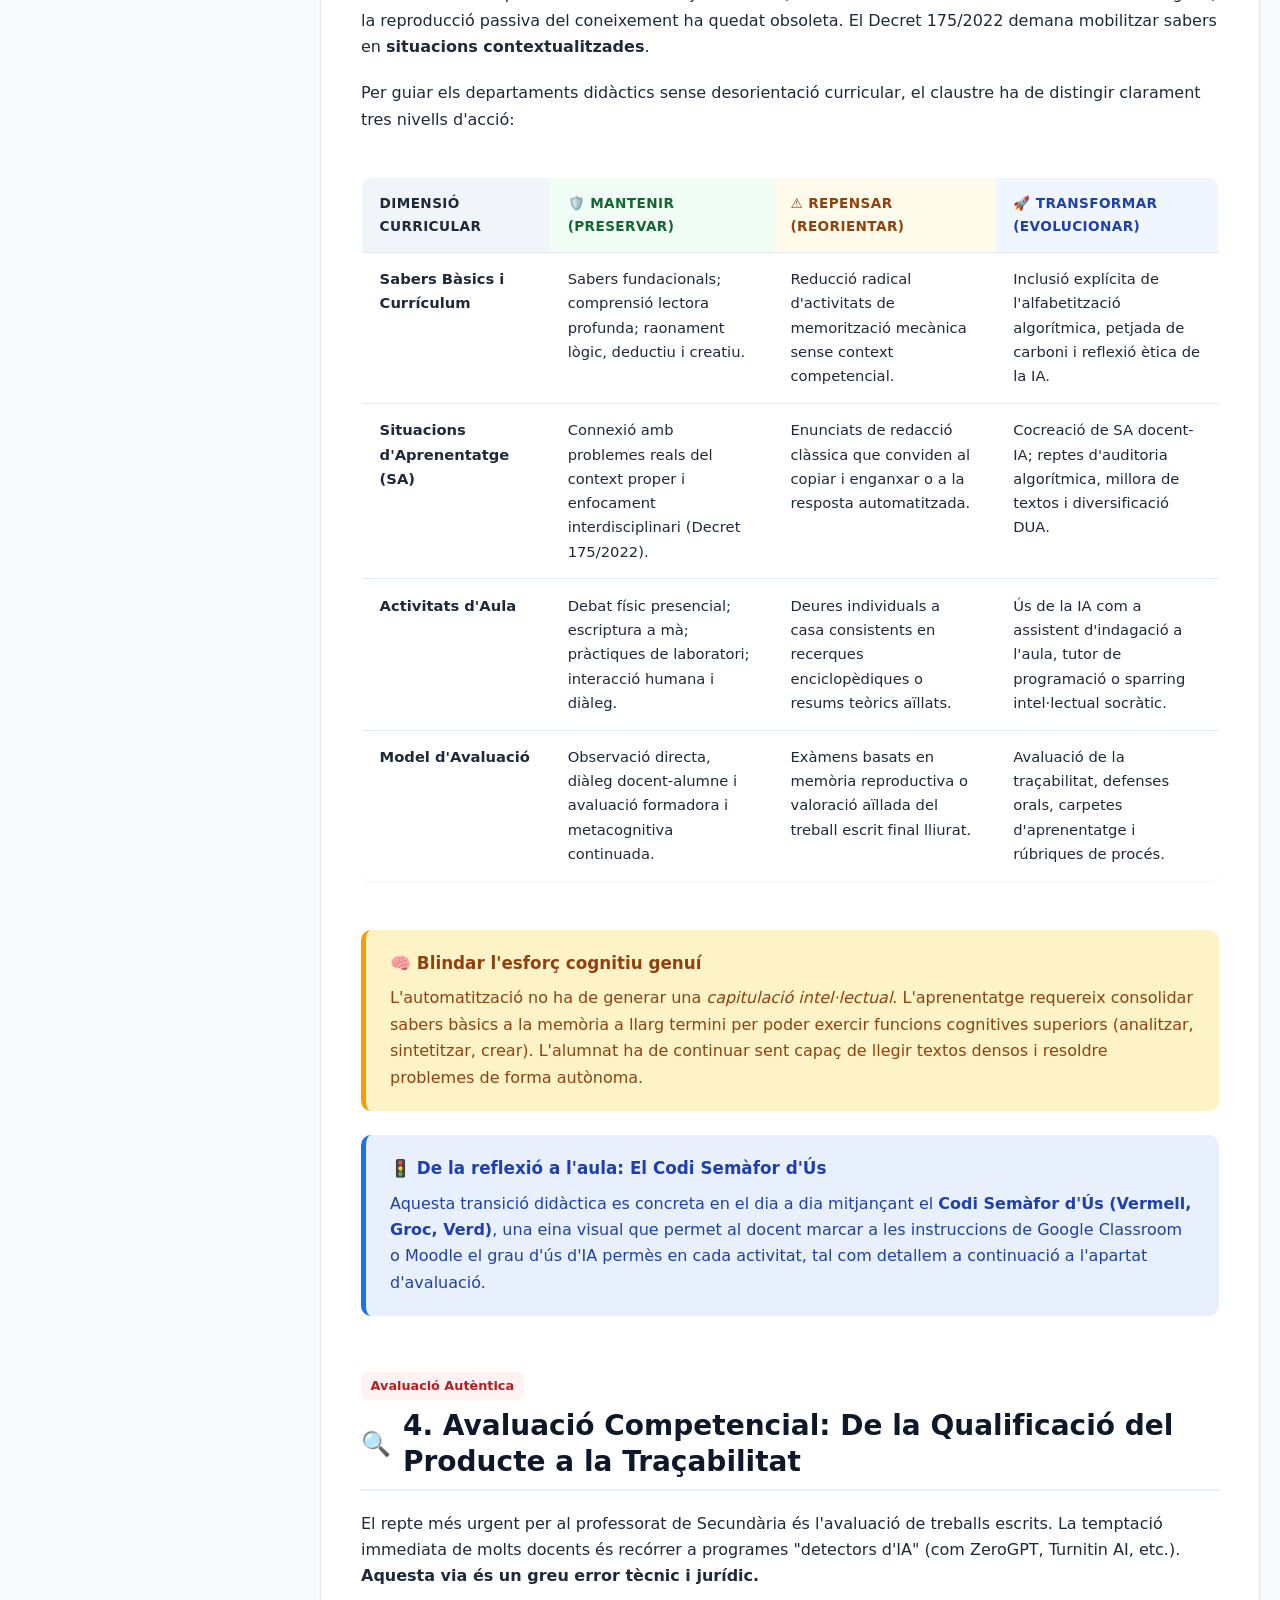
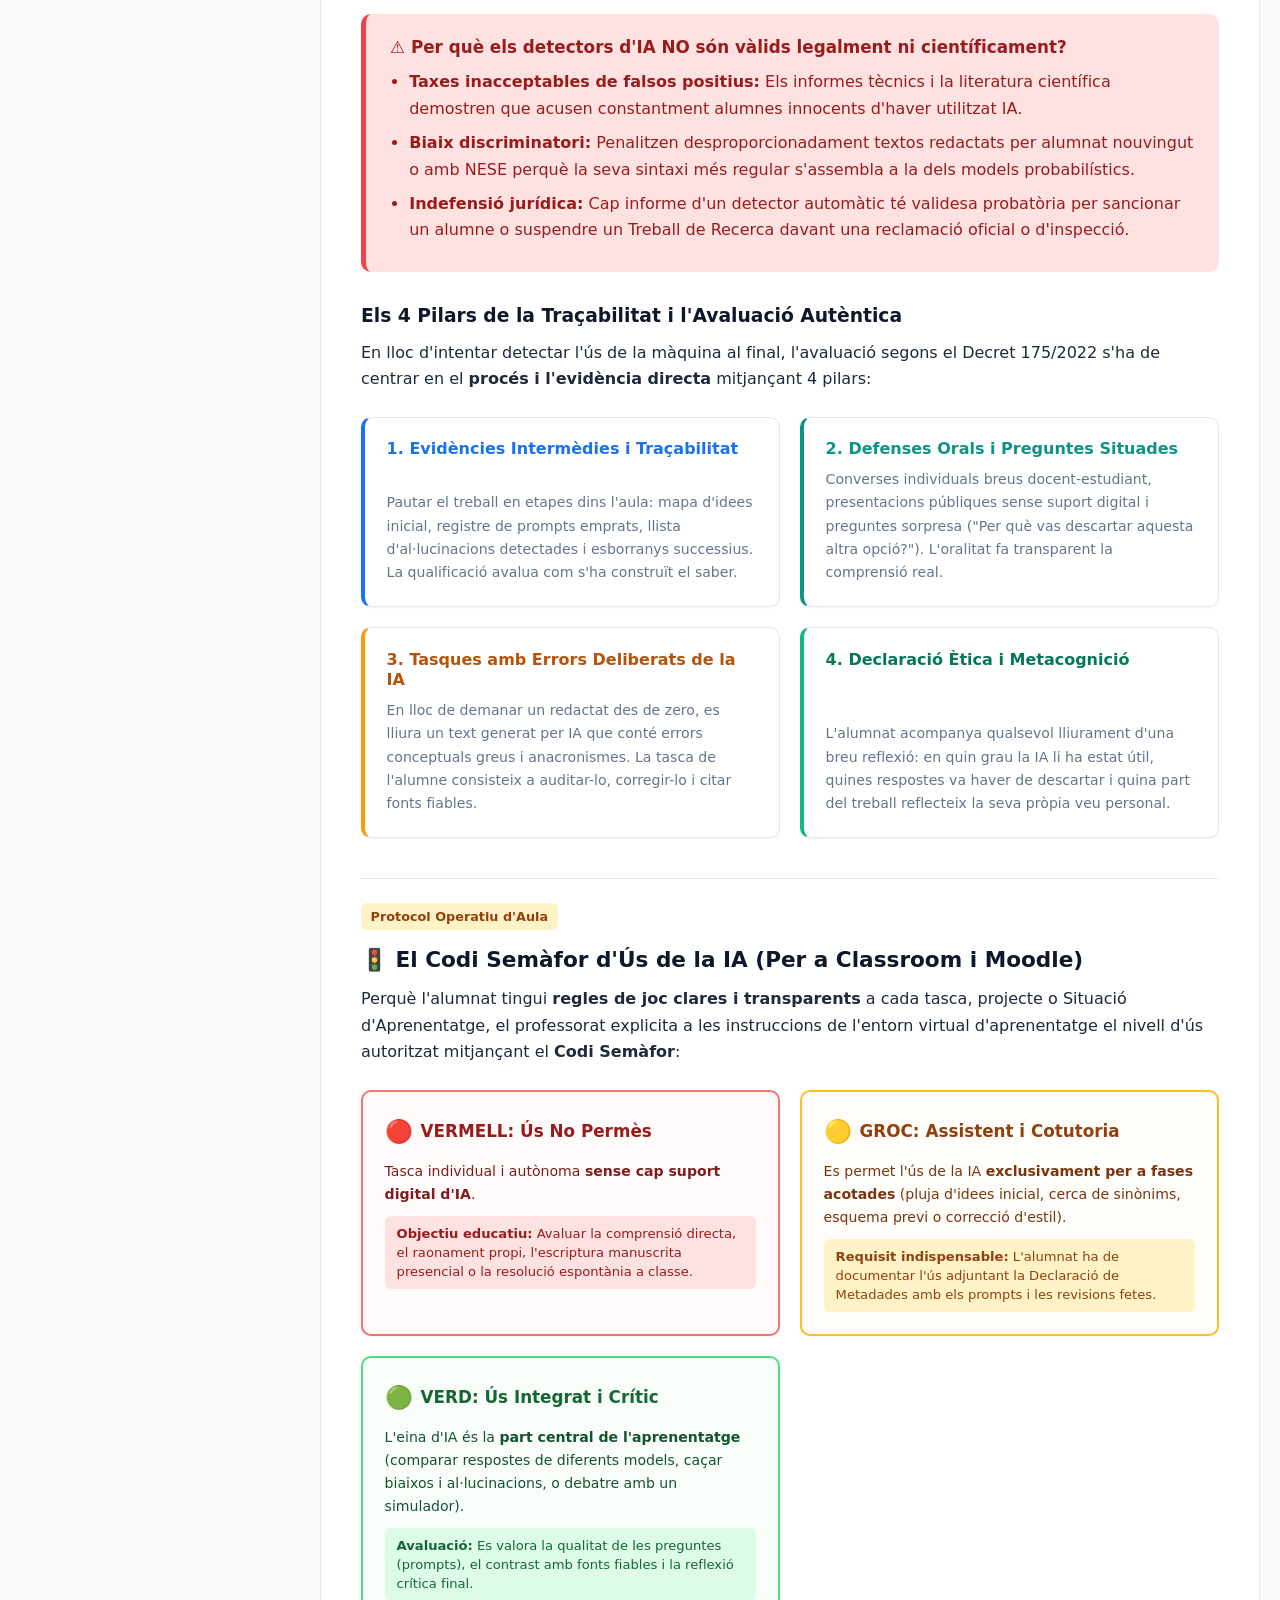
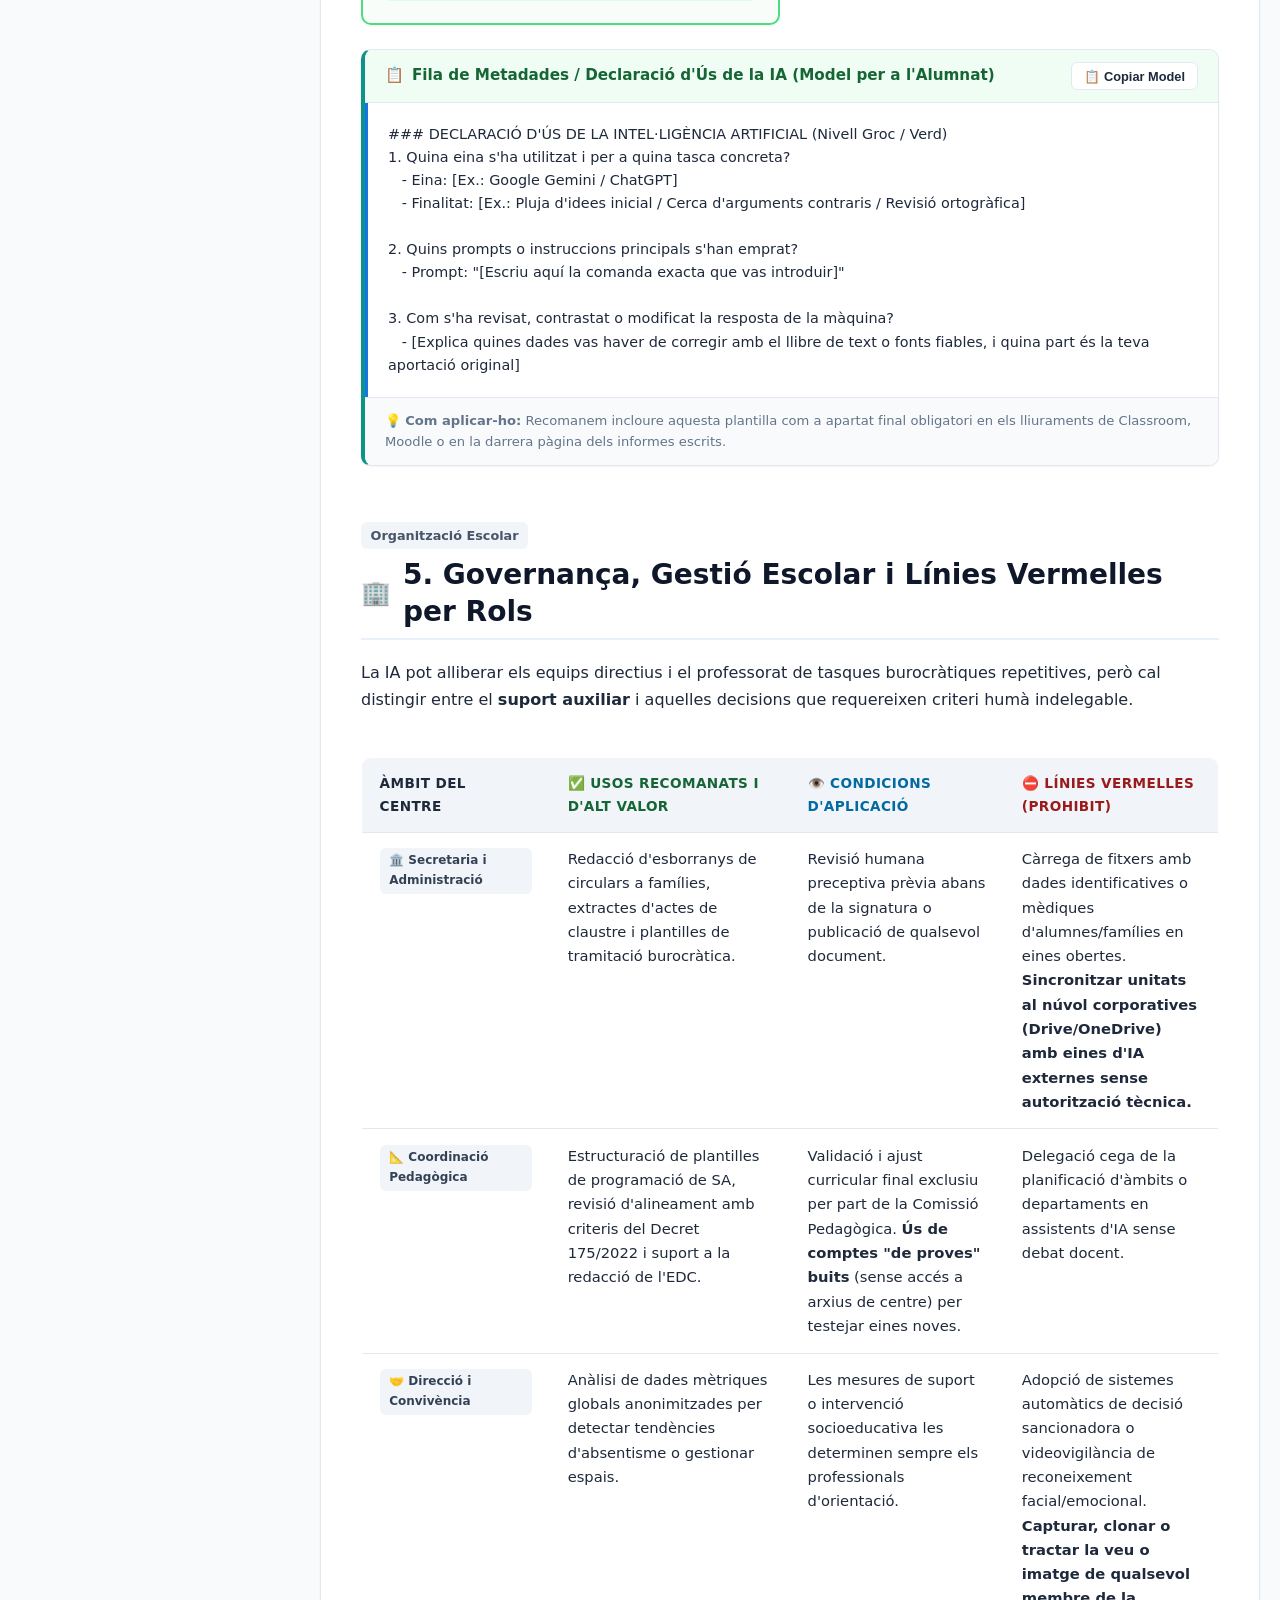
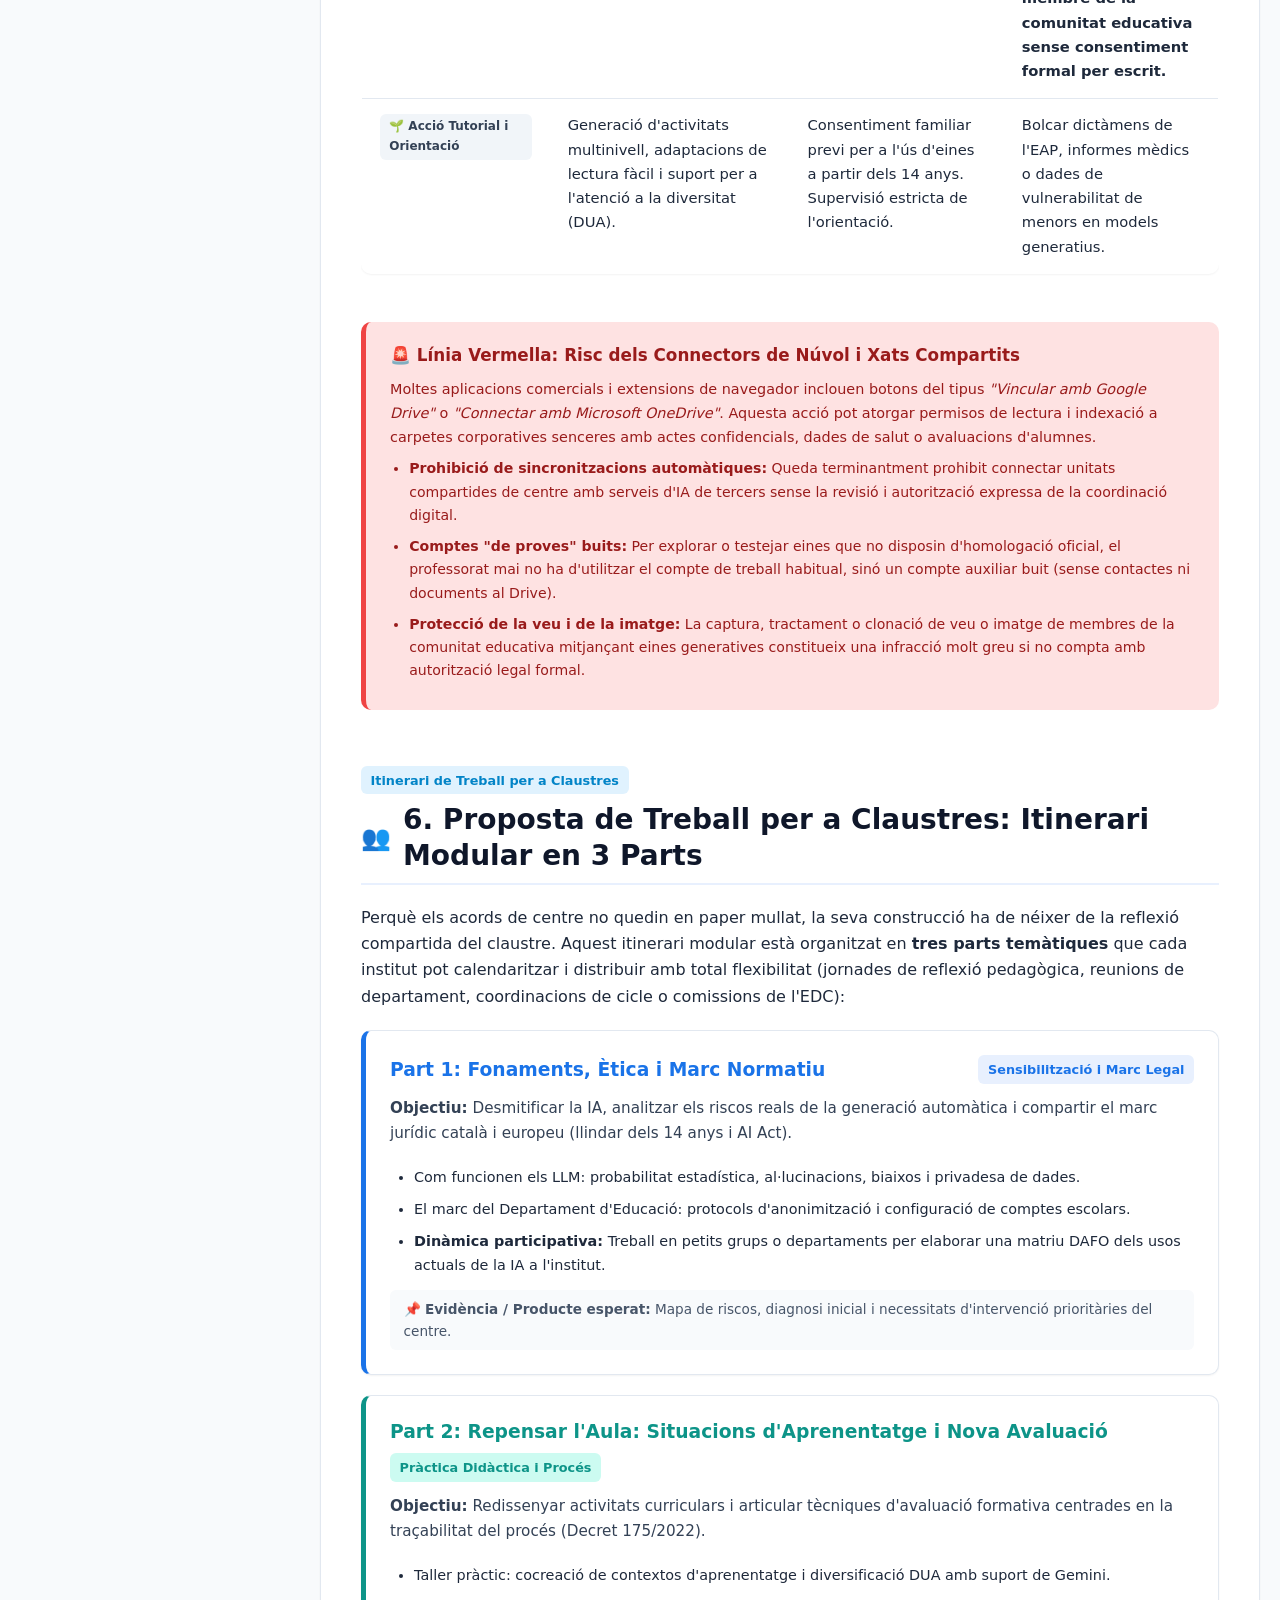
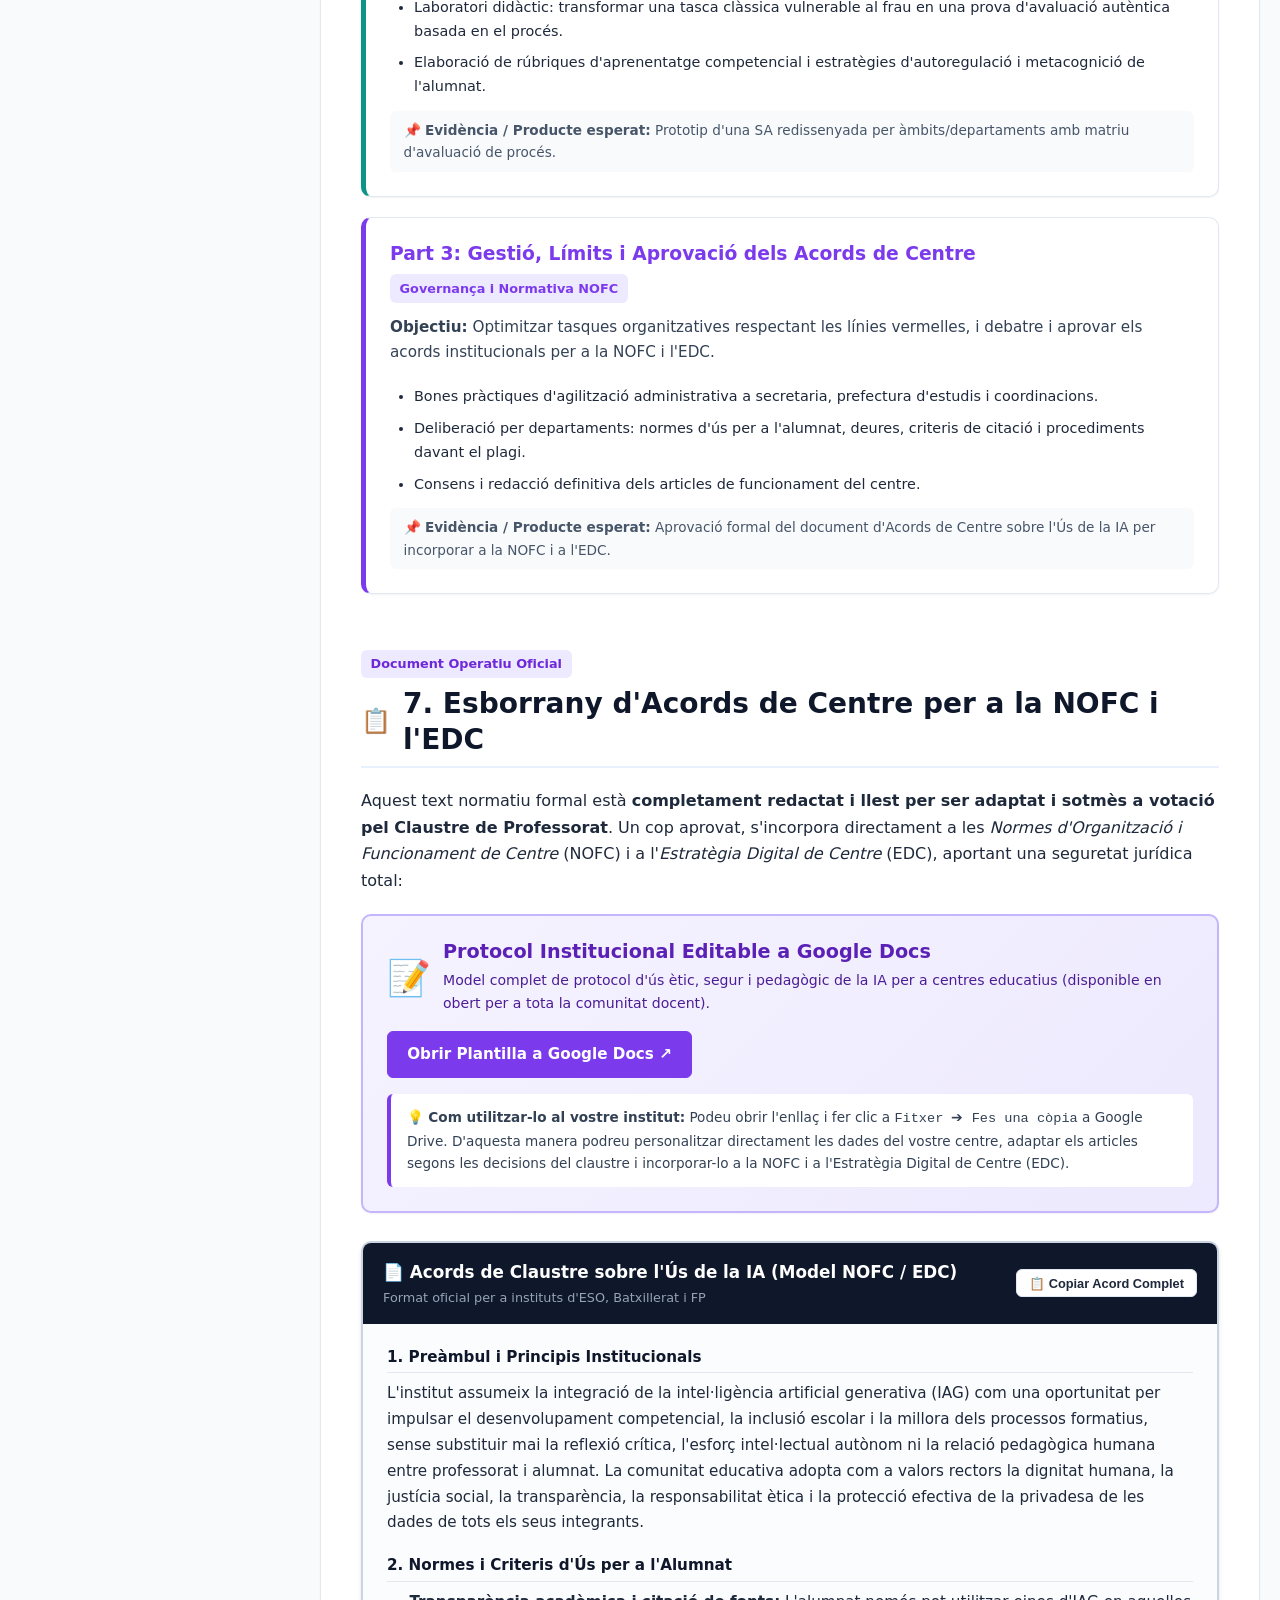
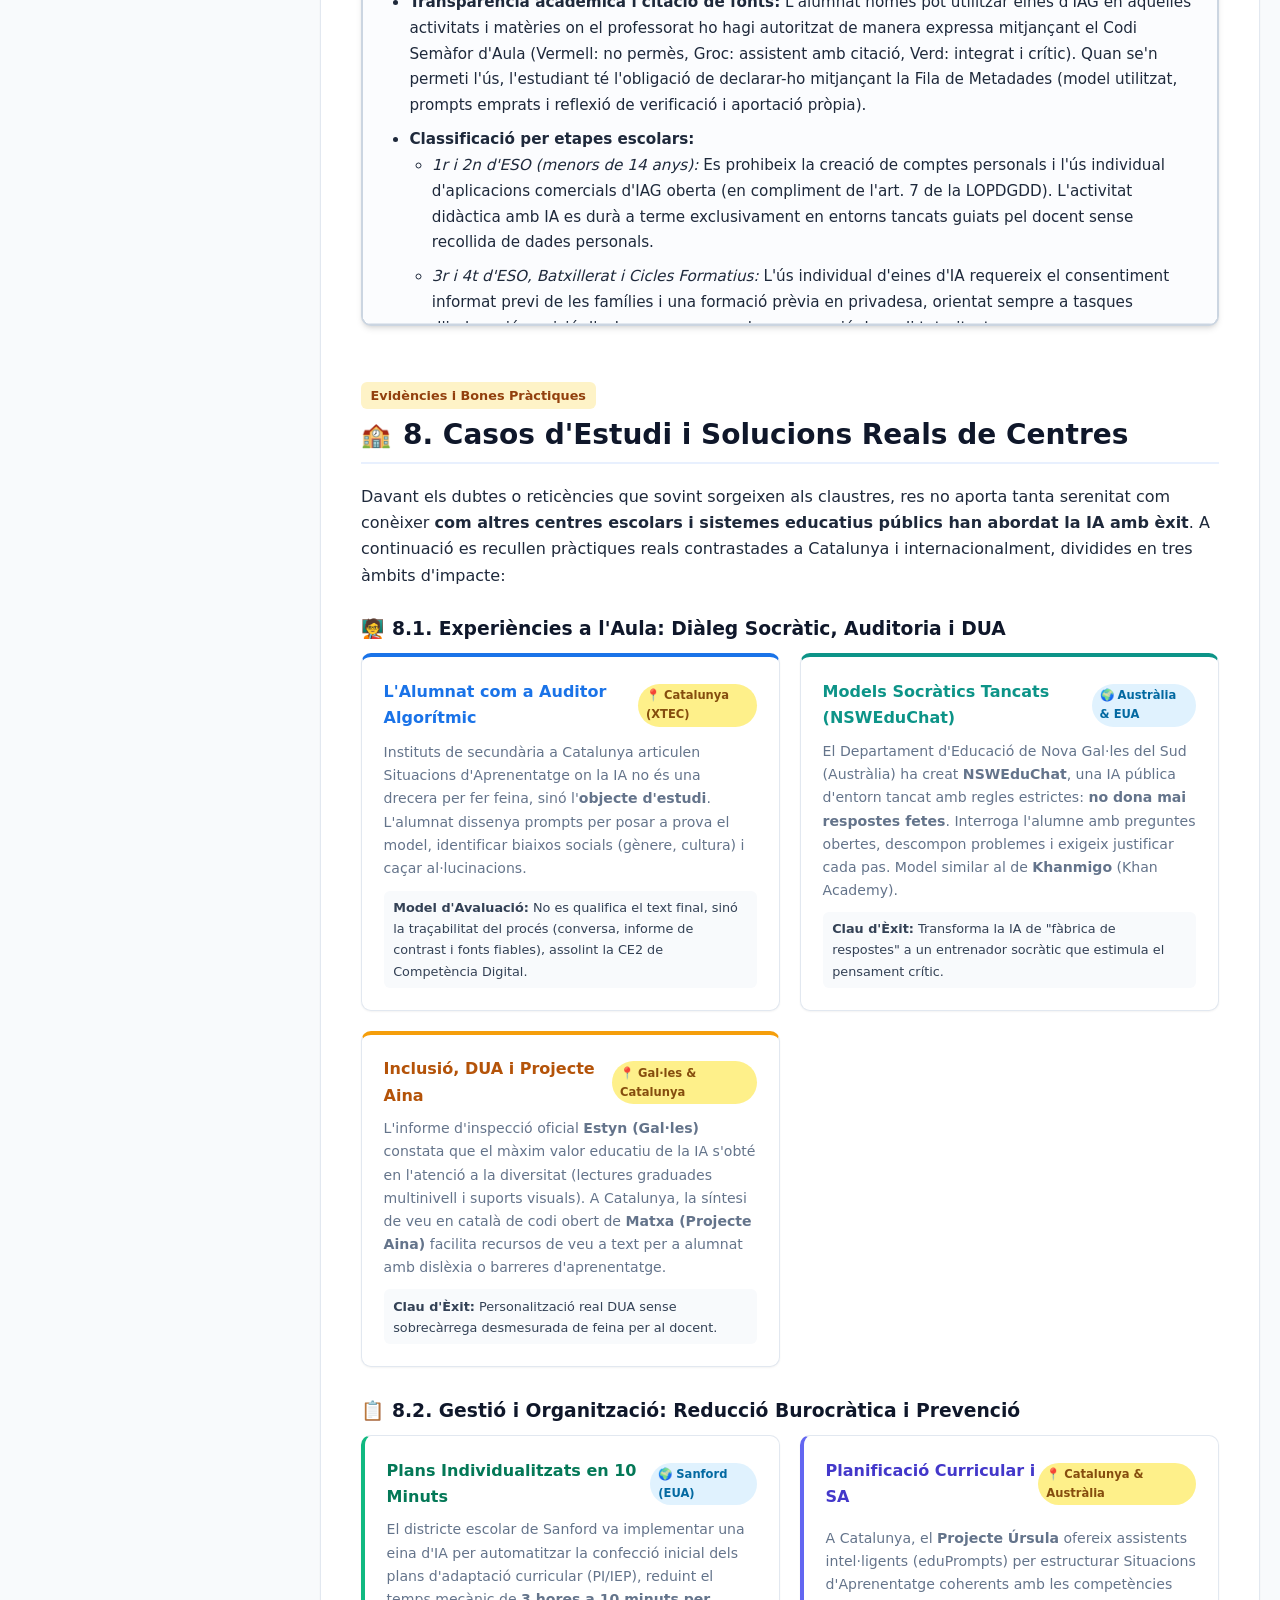
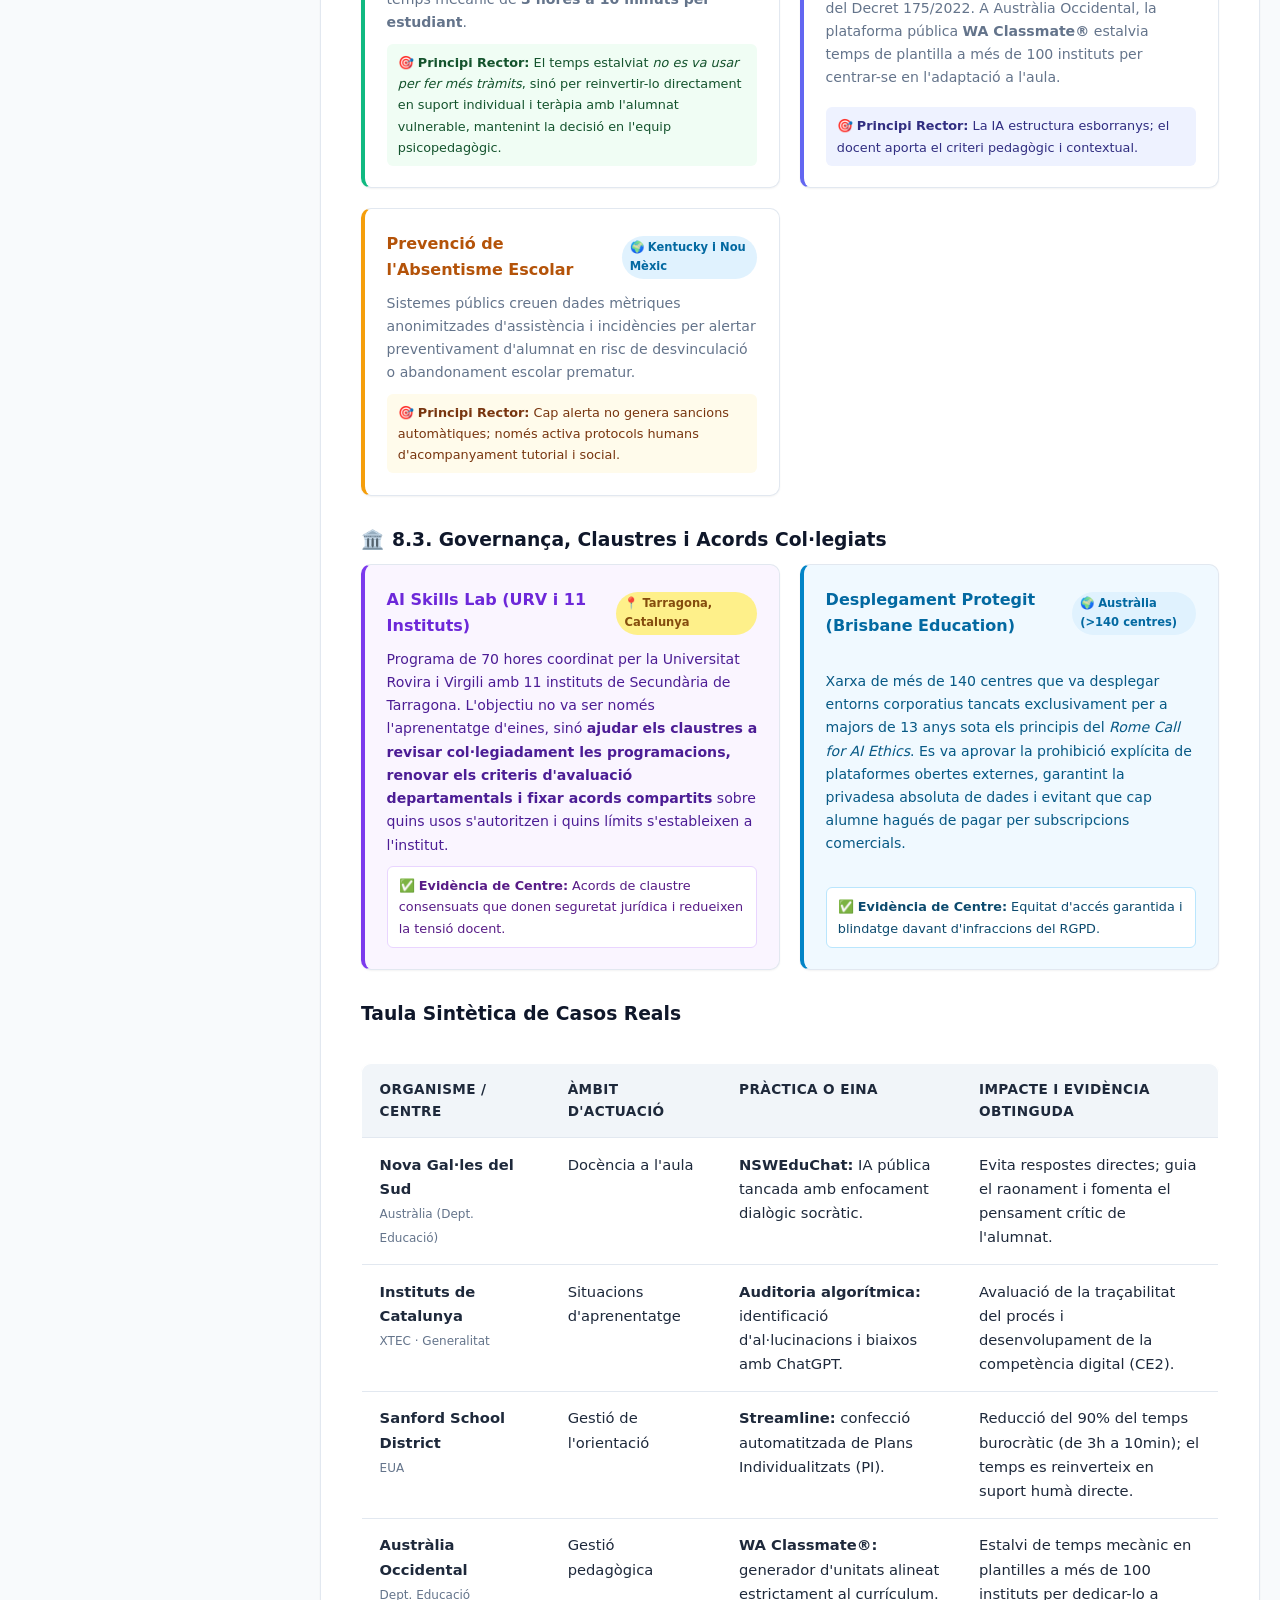
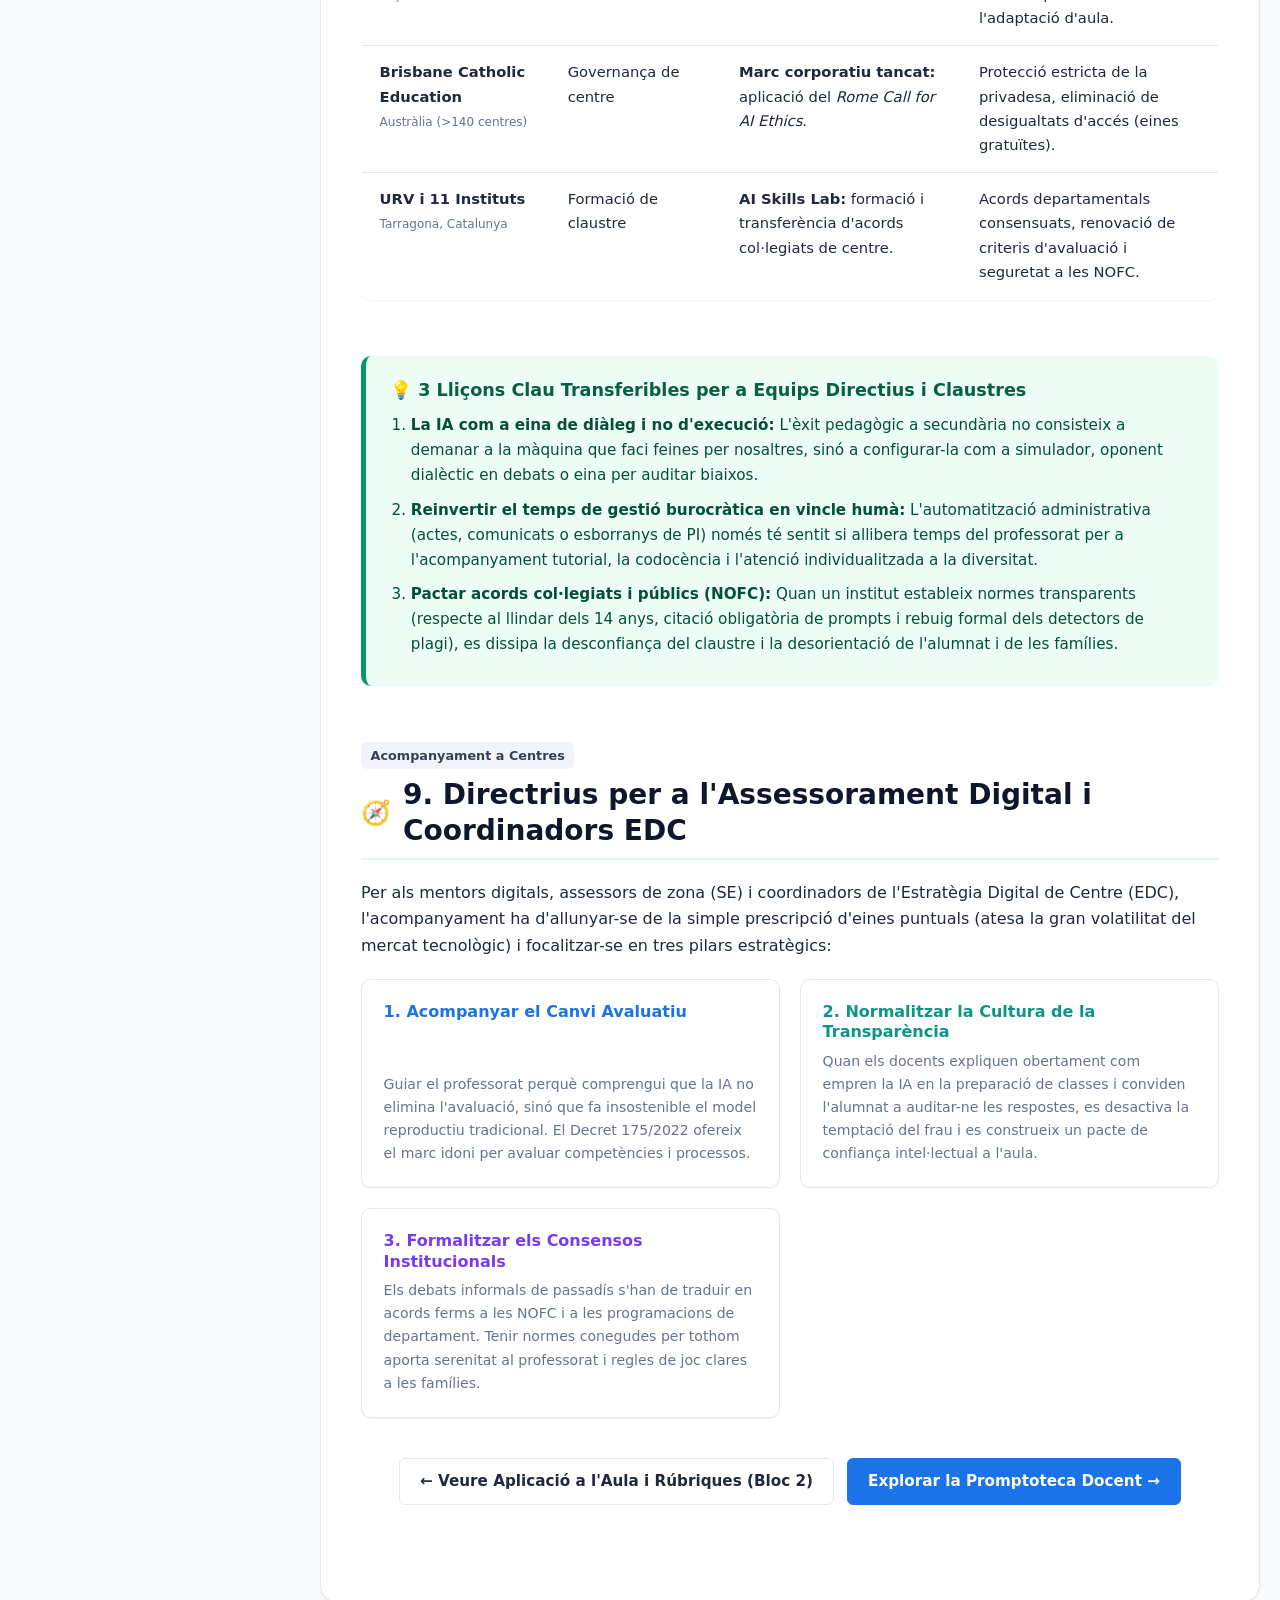
<file: IA/centre.html>
<!DOCTYPE html>
<html lang="ca">
<head>
  <meta charset="UTF-8">
  <meta name="viewport" content="width=device-width, initial-scale=1.0">
  <title>Directrius de Centre i Governança de la IA | IA a l'Educació</title>
  <link rel="stylesheet" href="css/style.css">
  <style>
    /* Estils específics per a la pàgina de centre */
    .risk-grid {
      display: grid;
      grid-template-columns: repeat(auto-fit, minmax(260px, 1fr));
      gap: 1.25rem;
      margin: 1.5rem 0;
    }
    .risk-card {
      background: white;
      border: 1px solid var(--border);
      border-radius: var(--radius-md);
      padding: 1.35rem;
      box-shadow: var(--shadow-sm);
      display: flex;
      flex-direction: column;
      border-top: 5px solid;
    }
    .risk-card.prohibit { border-top-color: #ef4444; background: #fffbfb; }
    .risk-card.alt { border-top-color: #f97316; background: #fffcf8; }
    .risk-card.limitat { border-top-color: #0284c7; background: #f8fcff; }
    .risk-card.minim { border-top-color: #10b981; background: #f8fdf9; }

    .risk-badge {
      display: inline-block;
      font-size: 0.75rem;
      font-weight: 800;
      text-transform: uppercase;
      letter-spacing: 0.5px;
      padding: 0.2rem 0.6rem;
      border-radius: var(--radius-full);
      margin-bottom: 0.75rem;
      align-self: flex-start;
    }
    .risk-badge.prohibit { background: #fee2e2; color: #991b1b; }
    .risk-badge.alt { background: #ffedd5; color: #9a3412; }
    .risk-badge.limitat { background: #e0f2fe; color: #0369a1; }
    .risk-badge.minim { background: #dcfce7; color: #166534; }

    /* Taules estilitzades */
    .custom-table {
      width: 100%;
      border-collapse: collapse;
      margin: 1.5rem 0;
      background: white;
      border-radius: var(--radius-md);
      overflow: hidden;
      box-shadow: var(--shadow-sm);
      border: 1px solid var(--border);
      font-size: 0.92rem;
    }
    .custom-table th, .custom-table td {
      padding: 0.9rem 1.1rem;
      text-align: left;
      border-bottom: 1px solid var(--border);
      vertical-align: top;
    }
    .custom-table th {
      background: #f1f5f9;
      font-weight: 700;
      color: #1e293b;
      font-size: 0.85rem;
      text-transform: uppercase;
      letter-spacing: 0.4px;
    }
    .custom-table tr:last-child td {
      border-bottom: none;
    }
    .custom-table tr:hover td {
      background: #f8fafc;
    }

    /* Targetes de sessions */
    .session-card {
      background: white;
      border: 1px solid var(--border);
      border-radius: var(--radius-md);
      padding: 1.5rem;
      margin-bottom: 1.25rem;
      box-shadow: var(--shadow-sm);
      border-left: 5px solid var(--primary);
      transition: transform 0.2s ease, box-shadow 0.2s ease;
    }
    .session-card:hover {
      transform: translateY(-2px);
      box-shadow: var(--shadow-md);
    }
    .session-header {
      display: flex;
      justify-content: space-between;
      align-items: center;
      flex-wrap: wrap;
      gap: 0.5rem;
      margin-bottom: 0.75rem;
    }

    /* Caixa copiable d'acords */
    .nofc-box {
      background: #ffffff;
      border: 2px solid #cbd5e1;
      border-radius: var(--radius-md);
      margin: 1.75rem 0;
      box-shadow: var(--shadow-md);
      overflow: hidden;
    }
    .nofc-header {
      background: #0f172a;
      color: white;
      padding: 1rem 1.25rem;
      display: flex;
      justify-content: space-between;
      align-items: center;
      flex-wrap: wrap;
      gap: 1rem;
    }
    .nofc-content {
      padding: 1.5rem;
      background: #fbfcfe;
      font-family: var(--font-sans);
      font-size: 0.95rem;
      line-height: 1.7;
      color: #1e293b;
      max-height: 600px;
      overflow-y: auto;
      border-bottom: 1px solid var(--border);
    }
    .nofc-content h4 {
      color: #0f172a;
      margin-top: 1.25rem;
      margin-bottom: 0.5rem;
      border-bottom: 1px solid #e2e8f0;
      padding-bottom: 0.3rem;
    }
    .nofc-content h4:first-child {
      margin-top: 0;
    }
    .nofc-content p, .nofc-content ul {
      margin-bottom: 0.9rem;
    }
    .nofc-content ul {
      padding-left: 1.4rem;
    }

    /* Badges de rol */
    .role-badge {
      display: inline-flex;
      align-items: center;
      gap: 0.35rem;
      padding: 0.2rem 0.6rem;
      border-radius: var(--radius-sm);
      font-size: 0.75rem;
      font-weight: 700;
      background: #f1f5f9;
      color: #334155;
    }
  </style>
</head>
<body>

  <!-- Header & Nav -->
  <header class="site-header">
    <div class="container nav-wrapper">
      <a href="index.html" class="logo-link">
        <div class="logo-brand-group">
          <span class="logo-dept">Departament d'Educació</span>
          <span class="logo-area-badge">Àrea TEDR de Lleida</span>
        </div>
        <div class="logo-divider"></div>
        <div class="logo-title">
          <span class="logo-title-main">IA a l'Educació</span>
          <span class="logo-title-sub">Primària i Secundària</span>
        </div>
      </a>
      <button class="menu-toggle" aria-label="Obrir menú">☰</button>
      <nav>
        <ul class="nav-menu">
          <li><a href="index.html" class="nav-link nav-link-single">Inici</a></li>
          <li>
            <a href="bloc0.html" class="nav-link">
              <span class="nav-num">Bloc 0</span>
              <span class="nav-title">Inici Ràpid</span>
            </a>
          </li>
          <li>
            <a href="bloc1.html" class="nav-link">
              <span class="nav-num">Bloc 1</span>
              <span class="nav-title">Fonaments i Ètica</span>
            </a>
          </li>
          <li>
            <a href="bloc2.html" class="nav-link">
              <span class="nav-num">Bloc 2</span>
              <span class="nav-title">Avaluació i Aula</span>
            </a>
          </li>
          <li>
            <a href="bloc3.html" class="nav-link">
              <span class="nav-num">Bloc 3</span>
              <span class="nav-title">Materials i Multimèdia</span>
            </a>
          </li>
          <li>
            <a href="laboratori.html" class="nav-link">
              <span class="nav-num">Laboratori IA</span>
              <span class="nav-title">Vibe Coding</span>
            </a>
          </li>
          <li>
            <a href="centre.html" class="nav-link active">
              <span class="nav-num" style="color: #7c3aed;">Directrius</span>
              <span class="nav-title">de Centre</span>
            </a>
          </li>
          <li><a href="prompts.html" class="nav-link nav-link-single">Promptoteca</a></li>
        </ul>
      </nav>
    </div>
  </header>

  <!-- Hero Section -->
  <section class="hero" style="background: linear-gradient(135deg, #ffffff 0%, #f5f3ff 100%);">
    <div class="container">
      <div class="hero-tag" style="background: #ede9fe; color: #6d28d9;">
        <span>🏛️ Marc Institucional · Equips Directius, Coordinacions i Claustres</span>
      </div>
      <h1 class="hero-title" style="color: #4c1d95;">Directrius de Centre i Governança de la IA</h1>
      <p class="hero-subtitle">
        Com abordar l'impacte de la IA des de la perspectiva de centre: legislació europea (AI Act), frontera del RGPD, transició del model didàctic (Mantenir, Repensar, Transformar), avaluació autèntica davant el frau i <strong>esborrany d'acords llest per aprovar en Claustre i incorporar a la NOFC / EDC</strong>.
      </p>
      <div style="display: flex; justify-content: center; gap: 0.75rem; flex-wrap: wrap;">
        <a href="#acords-nofc" class="btn btn-primary" style="background: #7c3aed; border-color: #7c3aed;">
          📋 Anar a l'Esborrany d'Acords per a la NOFC ➔
        </a>
        <a href="#transicio-didactica" class="btn btn-outline">
          🔄 Model Mantenir-Repensar-Transformar
        </a>
      </div>
    </div>
  </section>

  <!-- Content with Sticky Sidebar -->
  <div class="container page-layout">
    
    <!-- Sidebar Navigation -->
    <aside class="page-sidebar">
      <div class="sidebar-title">Índex de Directrius</div>
      <ul class="sidebar-nav">
        <li><a href="#introduccio" class="active">1. El Repte des del Centre</a></li>
        <li><a href="#marc-normatiu">2. Marc Normatiu i AI Act</a></li>
        <li><a href="#transicio-didactica">3. Mantenir, Repensar, Transformar</a></li>
        <li><a href="#avaluacio-tracabilitat">4. Avaluació i Desmitificació del Plagi</a></li>
        <li><a href="#governanca-rols">5. Governança i Línies Vermelles</a></li>
        <li><a href="#pla-claustre">6. Proposta de Treball per a Claustres</a></li>
        <li><a href="#acords-nofc">7. Esborrany d'Acords NOFC / EDC</a></li>
        <li><a href="#casos-reals">8. Casos d'Estudi i Solucions Reals</a></li>
        <li><a href="#assessorament">9. Pautes per a l'Assessorament</a></li>
      </ul>
    </aside>

    <!-- Main Content -->
    <main class="main-content">

      <!-- 1. El Repte des del Centre -->
      <section id="introduccio" class="content-section">
        <span class="section-badge" style="background: #ede9fe; color: #6d28d9;">Perspectiva Institucional</span>
        <h2 class="section-title"><span class="icon">🎯</span> 1. Afrontar la IA des de la Perspectiva de Centre</h2>
        <p>
          L'accelerada penetració de la intel·ligència artificial generativa (IAG) planteja una <strong>reconfiguració de fons dels espais educatius</strong>. Lluny de ser una simple innovació instrumental, aquesta tecnologia impacta directament sobre l'accés al saber, el desenvolupament del pensament crític de l'adolescència i la validesa dels instruments tradicionals de qualificació.
        </p>
        <p>
          El Departament d'Educació de la Generalitat de Catalunya estableix que la resposta dels centres de Secundària ha d'evitar dos extrems fallits:
        </p>

        <div class="comparison-grid">
          <div class="comparison-box bad">
            <h4 style="color: #991b1b;">❌ La Prohibició Inoperant</h4>
            <p style="margin-bottom: 0; font-size: 0.9rem; color: #7f1d1d;">
              Pretendre vetar la IA a casa o utilitzar programes "detectors de plagi" ineficaços genera un clima de desconfiança al claustre, provoca indefensió jurídica en l'alumnat i ignora una realitat tecnològica que l'alumnat ja utilitza de forma massiva.
            </p>
          </div>
          <div class="comparison-box good">
            <h4 style="color: #166534;">✅ L'Assimilació Crítica i Competencial</h4>
            <p style="margin-bottom: 0; font-size: 0.9rem; color: #14532d;">
              Situar la <strong>relació humana i el judici docent</strong> com a eixos centrals. Redissenyar l'avaluació cap a la traçabilitat del procés, educar l'alumnat en el sentit crític i aprovar criteris clars i compartits a les NOFC i a l'Estratègia Digital de Centre (EDC).
            </p>
          </div>
        </div>

        <div class="callout callout-info">
          <div class="callout-title">💡 La missió institucional de l'equip de centre</div>
          <p style="margin-bottom: 0;">
            El lideratge pedagògic de l'equip directiu i de les coordinacions no consisteix a "recomanar aplicacions", sinó a <strong>donar seguretat jurídica al professorat</strong>, protegir la privadesa dels menors, unificar criteris entre departaments i blindar l'esforç intel·lectual genuí de l'alumnat.
          </p>
        </div>
      </section>

      <!-- 2. Marc Normatiu, RGPD i AI Act -->
      <section id="marc-normatiu" class="content-section">
        <span class="section-badge" style="background: #fee2e2; color: #991b1b;">Seguretat Jurídica</span>
        <h2 class="section-title"><span class="icon">⚖️</span> 2. Marc Normatiu, Protecció de Dades i l'AI Act Europeu</h2>
        <p>
          La incorporació de la IA s'emmarca en la confluència del <strong>Decret 175/2022</strong> (currículum competencial), el <strong>Marc de la Competència Digital Docent en IA</strong> (CDD-IA), les directrius de la UNESCO i el nou <strong>Reglament d'Intel·ligència Artificial de la Unió Europea (AI Act)</strong>.
        </p>

        <h3 style="margin-top: 1.5rem; margin-bottom: 0.75rem;">La Frontera dels 14 Anys (RGPD i LOPDGDD art. 7)</h3>
        <p>
          La normativa espanyola i catalana de protecció de dades fixa un criteri claríssim que tot institut ha d'aplicar de manera estricta a les seves programacions:
        </p>

        <div style="display: grid; grid-template-columns: repeat(auto-fit, minmax(280px, 1fr)); gap: 1.25rem; margin: 1.25rem 0;">
          <div style="background: #fff1f2; border: 1px solid #fecdd3; border-radius: var(--radius-md); padding: 1.25rem;">
            <strong style="color: #9f1239; font-size: 1rem; display: block; margin-bottom: 0.4rem;">
              🧒 Alumnat menor de 14 anys (1r i 2n d'ESO)
            </strong>
            <ul style="margin-bottom: 0; font-size: 0.88rem; color: #881337; padding-left: 1.2rem;">
              <li><strong>Prohibició de registre individual</strong> en eines d'IAG comercial d'accés general (ChatGPT, Claude, etc.).</li>
              <li>Ús exclusiu en <strong>entorns tancats i controlats pel centre</strong> o models educatius corporatius homologats sense recollida de dades.</li>
              <li>Treball a l'aula sempre dinamitzat i projectat pel docent.</li>
            </ul>
          </div>

          <div style="background: #f0fdf4; border: 1px solid #bbf7d0; border-radius: var(--radius-md); padding: 1.25rem;">
            <strong style="color: #166534; font-size: 1rem; display: block; margin-bottom: 0.4rem;">
              🧑 Alumnat a partir de 14 anys (3r, 4t ESO, Batxillerat i FP)
            </strong>
            <ul style="margin-bottom: 0; font-size: 0.88rem; color: #14532d; padding-left: 1.2rem;">
              <li>Poden utilitzar serveis autoritzats sota <strong>consentiment exprés de les famílies</strong>.</li>
              <li>Exigeix formació prèvia preceptiva en privadesa, petjada digital i biaixos.</li>
              <li>Obligació de transparència: indicar sempre les instruccions emprades i declarar l'ús d'IA en els treballs.</li>
            </ul>
          </div>
        </div>

        <h3 style="margin-top: 2rem; margin-bottom: 0.75rem;">L'AI Act Europeu a l'Institut: Matriu de Riscos</h3>
        <p>
          El Reglament de la UE classifica les aplicacions d'intel·ligència artificial segons el seu nivell de perillositat per als drets fonamentals. Aquesta matriu determina què pot i què no pot fer un institut:
        </p>

        <div class="risk-grid">
          <!-- Prohibit -->
          <div class="risk-card prohibit">
            <span class="risk-badge prohibit">Risc Inacceptable (Prohibit)</span>
            <h4 style="margin-bottom: 0.5rem; color: #991b1b;">Reconeixement d'Emocions i Perfilat Social</h4>
            <p style="font-size: 0.85rem; color: #7f1d1d; margin-bottom: 0.75rem;">
              Programari destinat a monitorar estats anímics a l'aula, sistemes de videovigilància intel·ligent o rànquings conductuals de l'alumnat (<em>social scoring</em>).
            </p>
            <div style="margin-top: auto; font-size: 0.8rem; font-weight: 700; color: #dc2626;">
              ⛔ PROHIBICIÓ TOTAL A L'INSTITUT
            </div>
          </div>

          <!-- Risc Alt -->
          <div class="risk-card alt">
            <span class="risk-badge alt">Risc Alt (Molt Restringit)</span>
            <h4 style="margin-bottom: 0.5rem; color: #9a3412;">Avaluació Automatitzada i Admissió</h4>
            <p style="font-size: 0.85rem; color: #7c2d12; margin-bottom: 0.75rem;">
              Sistemes d'IA que qualifiquen proves de manera autònoma o algorismes que decideixen promocions, assignació d'itineraris acadèmics o beques.
            </p>
            <div style="margin-top: auto; font-size: 0.8rem; font-weight: 700; color: #ea580c;">
              ⚠️ EXIGEIX AUDITORIA I SUPERVISIÓ HUMANA DIRECTA (*Human-in-the-loop*)
            </div>
          </div>

          <!-- Risc Limitat -->
          <div class="risk-card limitat">
            <span class="risk-badge limitat">Risc Limitat (Transparència)</span>
            <h4 style="margin-bottom: 0.5rem; color: #0369a1;">Models Generatius (Gemini, ChatGPT...)</h4>
            <p style="font-size: 0.85rem; color: #075985; margin-bottom: 0.75rem;">
              Xatbots, assistents d'escriptura, generadors d'imatges i eines d'indagació interactiva.
            </p>
            <div style="margin-top: auto; font-size: 0.8rem; font-weight: 700; color: #0284c7;">
              ℹ️ DEURE DE TRANSPARÈNCIA: Exigeix indicar expressament que el contingut és generat per IA
            </div>
          </div>

          <!-- Risc Mínim -->
          <div class="risk-card minim">
            <span class="risk-badge minim">Risc Mínim (Permès)</span>
            <h4 style="margin-bottom: 0.5rem; color: #166534;">Ofimàtica i Filtres Antispam</h4>
            <p style="font-size: 0.85rem; color: #14532d; margin-bottom: 0.75rem;">
              Filtres de correu corporatiu, cercadors web ordinaris i eines administratives estàndard de gestió escolar.
            </p>
            <div style="margin-top: auto; font-size: 0.8rem; font-weight: 700; color: #16a34a;">
              ✅ ÚS AUTORITZAT SENSE RESTRICCIONS ADDICIONALS
            </div>
          </div>
        </div>

        <div class="callout callout-danger">
          <div class="callout-title">🚨 Línia Vermella Absoluta de Protecció de Dades</div>
          <p style="margin-bottom: 0;">
            <strong>En cap cas es poden introduir dades personals identificatives de l'alumnat o del professorat</strong> (noms, cognoms, adreces, valoracions psicopedagògiques de l'EAP o informacions de vulnerabilitat sociofamiliar) en xats d'IAG comercials o plataformes digitals externes.
          </p>
        </div>
      </section>

      <!-- 3. Transició Didàctica: Mantenir, Repensar, Transformar -->
      <section id="transicio-didactica" class="content-section">
        <span class="section-badge" style="background: #e0e7ff; color: #3730a3;">Model Pedagògic</span>
        <h2 class="section-title"><span class="icon">🔄</span> 3. Transició Didàctica: Què hem de Mantenir, Repensar i Transformar</h2>
        <p>
          Davant d'eines capaces de redactar assajos solvents, resumir textos i resoldre exercicis teòrics en segons, la reproducció passiva del coneixement ha quedat obsoleta. El Decret 175/2022 demana mobilitzar sabers en <strong>situacions contextualitzades</strong>. 
        </p>
        <p>
          Per guiar els departaments didàctics sense desorientació curricular, el claustre ha de distingir clarament tres nivells d'acció:
        </p>

        <!-- Matriu Mantenir / Repensar / Transformar -->
        <div style="overflow-x: auto;">
          <table class="custom-table">
            <thead>
              <tr>
                <th style="width: 22%;">Dimensió Curricular</th>
                <th style="width: 26%; background: #f0fdf4; color: #166534;">🛡️ Mantenir (Preservar)</th>
                <th style="width: 26%; background: #fffbeb; color: #92400e;">⚠️ Repensar (Reorientar)</th>
                <th style="width: 26%; background: #eff6ff; color: #1e40af;">🚀 Transformar (Evolucionar)</th>
              </tr>
            </thead>
            <tbody>
              <tr>
                <td><strong>Sabers Bàsics i Currículum</strong></td>
                <td>Sabers fundacionals; comprensió lectora profunda; raonament lògic, deductiu i creatiu.</td>
                <td>Reducció radical d'activitats de memorització mecànica sense context competencial.</td>
                <td>Inclusió explícita de l'alfabetització algorítmica, petjada de carboni i reflexió ètica de la IA.</td>
              </tr>
              <tr>
                <td><strong>Situacions d'Aprenentatge (SA)</strong></td>
                <td>Connexió amb problemes reals del context proper i enfocament interdisciplinari (Decret 175/2022).</td>
                <td>Enunciats de redacció clàssica que conviden al copiar i enganxar o a la resposta automatitzada.</td>
                <td>Cocreació de SA docent-IA; reptes d'auditoria algorítmica, millora de textos i diversificació DUA.</td>
              </tr>
              <tr>
                <td><strong>Activitats d'Aula</strong></td>
                <td>Debat físic presencial; escriptura a mà; pràctiques de laboratori; interacció humana i diàleg.</td>
                <td>Deures individuals a casa consistents en recerques enciclopèdiques o resums teòrics aïllats.</td>
                <td>Ús de la IA com a assistent d'indagació a l'aula, tutor de programació o sparring intel·lectual socràtic.</td>
              </tr>
              <tr>
                <td><strong>Model d'Avaluació</strong></td>
                <td>Observació directa, diàleg docent-alumne i avaluació formadora i metacognitiva continuada.</td>
                <td>Exàmens basats en memòria reproductiva o valoració aïllada del treball escrit final lliurat.</td>
                <td>Avaluació de la traçabilitat, defenses orals, carpetes d'aprenentatge i rúbriques de procés.</td>
              </tr>
            </tbody>
          </table>
        </div>

        <div class="callout callout-warning">
          <div class="callout-title">🧠 Blindar l'esforç cognitiu genuí</div>
          <p style="margin-bottom: 0;">
            L'automatització no ha de generar una <em>capitulació intel·lectual</em>. L'aprenentatge requereix consolidar sabers bàsics a la memòria a llarg termini per poder exercir funcions cognitives superiors (analitzar, sintetitzar, crear). L'alumnat ha de continuar sent capaç de llegir textos densos i resoldre problemes de forma autònoma.
          </p>
        </div>

        <div class="callout callout-info" style="margin-top: 1.25rem;">
          <div class="callout-title">🚦 De la reflexió a l'aula: El Codi Semàfor d'Ús</div>
          <p style="margin-bottom: 0;">
            Aquesta transició didàctica es concreta en el dia a dia mitjançant el <strong>Codi Semàfor d'Ús (Vermell, Groc, Verd)</strong>, una eina visual que permet al docent marcar a les instruccions de Google Classroom o Moodle el grau d'ús d'IA permès en cada activitat, tal com detallem a continuació a l'apartat d'avaluació.
          </p>
        </div>
      </section>

      <!-- 4. Avaluació Competencial i Desmitificació del Plagi -->
      <section id="avaluacio-tracabilitat" class="content-section">
        <span class="section-badge" style="background: #fef2f2; color: #b91c1c;">Avaluació Autèntica</span>
        <h2 class="section-title"><span class="icon">🔍</span> 4. Avaluació Competencial: De la Qualificació del Producte a la Traçabilitat</h2>
        
        <p>
          El repte més urgent per al professorat de Secundària és l'avaluació de treballs escrits. La temptació immediata de molts docents és recórrer a programes "detectors d'IA" (com ZeroGPT, Turnitin AI, etc.). <strong>Aquesta via és un greu error tècnic i jurídic.</strong>
        </p>

        <div class="callout callout-danger">
          <div class="callout-title">⚠️ Per què els detectors d'IA NO són vàlids legalment ni científicament?</div>
          <ul style="margin-bottom: 0; padding-left: 1.2rem;">
            <li><strong>Taxes inacceptables de falsos positius:</strong> Els informes tècnics i la literatura científica demostren que acusen constantment alumnes innocents d'haver utilitzat IA.</li>
            <li><strong>Biaix discriminatori:</strong> Penalitzen desproporcionadament textos redactats per alumnat nouvingut o amb NESE perquè la seva sintaxi més regular s'assembla a la dels models probabilístics.</li>
            <li><strong>Indefensió jurídica:</strong> Cap informe d'un detector automàtic té validesa probatòria per sancionar un alumne o suspendre un Treball de Recerca davant una reclamació oficial o d'inspecció.</li>
          </ul>
        </div>

        <h3 style="margin-top: 2rem; margin-bottom: 0.75rem;">Els 4 Pilars de la Traçabilitat i l'Avaluació Autèntica</h3>
        <p>
          En lloc d'intentar detectar l'ús de la màquina al final, l'avaluació segons el Decret 175/2022 s'ha de centrar en el <strong>procés i l'evidència directa</strong> mitjançant 4 pilars:
        </p>

        <div style="display: grid; grid-template-columns: repeat(auto-fit, minmax(280px, 1fr)); gap: 1.25rem; margin: 1.5rem 0;">
          
          <div class="tool-card" style="border-left: 4px solid var(--primary);">
            <h4 style="color: var(--primary); margin-bottom: 0.5rem;">1. Evidències Intermèdies i Traçabilitat</h4>
            <p style="font-size: 0.88rem; color: var(--text-muted); margin-bottom: 0;">
              Pautar el treball en etapes dins l'aula: mapa d'idees inicial, registre de prompts emprats, llista d'al·lucinacions detectades i esborranys successius. La qualificació avalua com s'ha construït el saber.
            </p>
          </div>

          <div class="tool-card" style="border-left: 4px solid var(--secondary);">
            <h4 style="color: var(--secondary); margin-bottom: 0.5rem;">2. Defenses Orals i Preguntes Situades</h4>
            <p style="font-size: 0.88rem; color: var(--text-muted); margin-bottom: 0;">
              Converses individuals breus docent-estudiant, presentacions públiques sense suport digital i preguntes sorpresa ("Per què vas descartar aquesta altra opció?"). L'oralitat fa transparent la comprensió real.
            </p>
          </div>

          <div class="tool-card" style="border-left: 4px solid var(--accent);">
            <h4 style="color: #b45309; margin-bottom: 0.5rem;">3. Tasques amb Errors Deliberats de la IA</h4>
            <p style="font-size: 0.88rem; color: var(--text-muted); margin-bottom: 0;">
              En lloc de demanar un redactat des de zero, es lliura un text generat per IA que conté errors conceptuals greus i anacronismes. La tasca de l'alumne consisteix a auditar-lo, corregir-lo i citar fonts fiables.
            </p>
          </div>

          <div class="tool-card" style="border-left: 4px solid var(--success);">
            <h4 style="color: #047857; margin-bottom: 0.5rem;">4. Declaració Ètica i Metacognició</h4>
            <p style="font-size: 0.88rem; color: var(--text-muted); margin-bottom: 0;">
              L'alumnat acompanya qualsevol lliurament d'una breu reflexió: en quin grau la IA li ha estat útil, quines respostes va haver de descartar i quina part del treball reflecteix la seva pròpia veu personal.
            </p>
          </div>

        </div>

        <!-- El Semàfor d'Ús a les Activitats Escolars -->
        <div id="semafor-us" style="margin-top: 2.5rem; padding-top: 1.5rem; border-top: 1px solid var(--border);">
          <span class="section-badge" style="background: #fef3c7; color: #92400e;">Protocol Operatiu d'Aula</span>
          <h3 style="margin-top: 0.5rem; margin-bottom: 0.75rem; color: #0f172a; font-size: 1.35rem;">
            🚦 El Codi Semàfor d'Ús de la IA (Per a Classroom i Moodle)
          </h3>
          <p>
            Perquè l'alumnat tingui <strong>regles de joc clares i transparents</strong> a cada tasca, projecte o Situació d'Aprenentatge, el professorat explicita a les instruccions de l'entorn virtual d'aprenentatge el nivell d'ús autoritzat mitjançant el <strong>Codi Semàfor</strong>:
          </p>

          <div style="display: grid; grid-template-columns: repeat(auto-fit, minmax(280px, 1fr)); gap: 1.25rem; margin: 1.5rem 0;">
            
            <!-- Vermell -->
            <div style="background: #fffbfb; border: 2px solid #f87171; border-radius: var(--radius-md); padding: 1.35rem; box-shadow: var(--shadow-sm);">
              <div style="display: flex; align-items: center; gap: 0.5rem; margin-bottom: 0.6rem;">
                <span style="font-size: 1.4rem;">🔴</span>
                <strong style="color: #991b1b; font-size: 1.05rem;">VERMELL: Ús No Permès</strong>
              </div>
              <p style="font-size: 0.88rem; color: #7f1d1d; margin-bottom: 0.6rem;">
                Tasca individual i autònoma <strong>sense cap suport digital d'IA</strong>.
              </p>
              <div style="font-size: 0.82rem; background: #fee2e2; color: #991b1b; padding: 0.5rem 0.75rem; border-radius: var(--radius-sm); line-height: 1.45;">
                <strong>Objectiu educatiu:</strong> Avaluar la comprensió directa, el raonament propi, l'escriptura manuscrita presencial o la resolució espontània a classe.
              </div>
            </div>

            <!-- Groc -->
            <div style="background: #fffdfa; border: 2px solid #fbbf24; border-radius: var(--radius-md); padding: 1.35rem; box-shadow: var(--shadow-sm);">
              <div style="display: flex; align-items: center; gap: 0.5rem; margin-bottom: 0.6rem;">
                <span style="font-size: 1.4rem;">🟡</span>
                <strong style="color: #92400e; font-size: 1.05rem;">GROC: Assistent i Cotutoria</strong>
              </div>
              <p style="font-size: 0.88rem; color: #78350f; margin-bottom: 0.6rem;">
                Es permet l'ús de la IA <strong>exclusivament per a fases acotades</strong> (pluja d'idees inicial, cerca de sinònims, esquema previ o correcció d'estil).
              </p>
              <div style="font-size: 0.82rem; background: #fef3c7; color: #92400e; padding: 0.5rem 0.75rem; border-radius: var(--radius-sm); line-height: 1.45;">
                <strong>Requisit indispensable:</strong> L'alumnat ha de documentar l'ús adjuntant la Declaració de Metadades amb els prompts i les revisions fetes.
              </div>
            </div>

            <!-- Verd -->
            <div style="background: #f8fdf9; border: 2px solid #4ade80; border-radius: var(--radius-md); padding: 1.35rem; box-shadow: var(--shadow-sm);">
              <div style="display: flex; align-items: center; gap: 0.5rem; margin-bottom: 0.6rem;">
                <span style="font-size: 1.4rem;">🟢</span>
                <strong style="color: #166534; font-size: 1.05rem;">VERD: Ús Integrat i Crític</strong>
              </div>
              <p style="font-size: 0.88rem; color: #14532d; margin-bottom: 0.6rem;">
                L'eina d'IA és la <strong>part central de l'aprenentatge</strong> (comparar respostes de diferents models, caçar biaixos i al·lucinacions, o debatre amb un simulador).
              </p>
              <div style="font-size: 0.82rem; background: #dcfce7; color: #166534; padding: 0.5rem 0.75rem; border-radius: var(--radius-sm); line-height: 1.45;">
                <strong>Avaluació:</strong> Es valora la qualitat de les preguntes (prompts), el contrast amb fonts fiables i la reflexió crítica final.
              </div>
            </div>

          </div>

          <!-- Plantilla Declaració de Metadades -->
          <div class="prompt-card" style="margin-top: 1.5rem; border-left: 4px solid var(--secondary); background: white;">
            <div class="prompt-header" style="background: #f0fdf4;">
              <div class="prompt-title" style="color: #166534;">
                <span>📋</span> Fila de Metadades / Declaració d'Ús de la IA (Model per a l'Alumnat)
              </div>
              <button class="btn-copy" onclick="copyMetadataText(this)">
                <span>📋 Copiar Model</span>
              </button>
            </div>
            <div class="prompt-body" id="metadata-template" style="font-family: var(--font-sans); font-size: 0.9rem; line-height: 1.6; background: #ffffff; color: #1e293b;">### DECLARACIÓ D'ÚS DE LA INTEL·LIGÈNCIA ARTIFICIAL (Nivell Groc / Verd)
1. Quina eina s'ha utilitzat i per a quina tasca concreta?
   - Eina: [Ex.: Google Gemini / ChatGPT]
   - Finalitat: [Ex.: Pluja d'idees inicial / Cerca d'arguments contraris / Revisió ortogràfica]

2. Quins prompts o instruccions principals s'han emprat?
   - Prompt: "[Escriu aquí la comanda exacta que vas introduir]"

3. Com s'ha revisat, contrastat o modificat la resposta de la màquina?
   - [Explica quines dades vas haver de corregir amb el llibre de text o fonts fiables, i quina part és la teva aportació original]</div>
            <div class="prompt-explanation" style="background: #f8fafc; font-size: 0.82rem; color: var(--text-muted);">
              💡 <strong>Com aplicar-ho:</strong> Recomanem incloure aquesta plantilla com a apartat final obligatori en els lliuraments de Classroom, Moodle o en la darrera pàgina dels informes escrits.
            </div>
          </div>
        </div>
      </section>

      <!-- 5. Governança Escolar i Línies Vermelles per Rols -->
      <section id="governanca-rols" class="content-section">
        <span class="section-badge" style="background: #f1f5f9; color: #475569;">Organització Escolar</span>
        <h2 class="section-title"><span class="icon">🏢</span> 5. Governança, Gestió Escolar i Línies Vermelles per Rols</h2>
        <p>
          La IA pot alliberar els equips directius i el professorat de tasques burocràtiques repetitives, però cal distingir entre el <strong>suport auxiliar</strong> i aquelles decisions que requereixen criteri humà indelegable.
        </p>

        <div style="overflow-x: auto;">
          <table class="custom-table">
            <thead>
              <tr>
                <th style="width: 22%;">Àmbit del Centre</th>
                <th style="width: 28%; color: #166534;">✅ Usos Recomanats i d'Alt Valor</th>
                <th style="width: 25%; color: #0369a1;">👁️ Condicions d'Aplicació</th>
                <th style="width: 25%; color: #991b1b;">⛔ Línies Vermelles (Prohibit)</th>
              </tr>
            </thead>
            <tbody>
              <tr>
                <td><span class="role-badge">🏛️ Secretaria i Administració</span></td>
                <td>Redacció d'esborranys de circulars a famílies, extractes d'actes de claustre i plantilles de tramitació burocràtica.</td>
                <td>Revisió humana preceptiva prèvia abans de la signatura o publicació de qualsevol document.</td>
                <td>Càrrega de fitxers amb dades identificatives o mèdiques d'alumnes/famílies en eines obertes. <strong>Sincronitzar unitats al núvol corporatives (Drive/OneDrive) amb eines d'IA externes sense autorització tècnica.</strong></td>
              </tr>
              <tr>
                <td><span class="role-badge">📐 Coordinació Pedagògica</span></td>
                <td>Estructuració de plantilles de programació de SA, revisió d'alineament amb criteris del Decret 175/2022 i suport a la redacció de l'EDC.</td>
                <td>Validació i ajust curricular final exclusiu per part de la Comissió Pedagògica. <strong>Ús de comptes "de proves" buits</strong> (sense accés a arxius de centre) per testejar eines noves.</td>
                <td>Delegació cega de la planificació d'àmbits o departaments en assistents d'IA sense debat docent.</td>
              </tr>
              <tr>
                <td><span class="role-badge">🤝 Direcció i Convivència</span></td>
                <td>Anàlisi de dades mètriques globals anonimitzades per detectar tendències d'absentisme o gestionar espais.</td>
                <td>Les mesures de suport o intervenció socioeducativa les determinen sempre els professionals d'orientació.</td>
                <td>Adopció de sistemes automàtics de decisió sancionadora o videovigilància de reconeixement facial/emocional. <strong>Capturar, clonar o tractar la veu o imatge de qualsevol membre de la comunitat educativa sense consentiment formal per escrit.</strong></td>
              </tr>
              <tr>
                <td><span class="role-badge">🌱 Acció Tutorial i Orientació</span></td>
                <td>Generació d'activitats multinivell, adaptacions de lectura fàcil i suport per a l'atenció a la diversitat (DUA).</td>
                <td>Consentiment familiar previ per a l'ús d'eines a partir dels 14 anys. Supervisió estricta de l'orientació.</td>
                <td>Bolcar dictàmens de l'EAP, informes mèdics o dades de vulnerabilitat de menors en models generatius.</td>
              </tr>
            </tbody>
          </table>
        </div>

        <div class="callout callout-danger" style="margin-top: 1.5rem;">
          <div class="callout-title">🚨 Línia Vermella: Risc dels Connectors de Núvol i Xats Compartits</div>
          <p style="margin-bottom: 0.5rem; font-size: 0.9rem;">
            Moltes aplicacions comercials i extensions de navegador inclouen botons del tipus <em>"Vincular amb Google Drive"</em> o <em>"Connectar amb Microsoft OneDrive"</em>. Aquesta acció pot atorgar permisos de lectura i indexació a carpetes corporatives senceres amb actes confidencials, dades de salut o avaluacions d'alumnes.
          </p>
          <ul style="margin-bottom: 0; font-size: 0.88rem; padding-left: 1.2rem;">
            <li><strong>Prohibició de sincronitzacions automàtiques:</strong> Queda terminantment prohibit connectar unitats compartides de centre amb serveis d'IA de tercers sense la revisió i autorització expressa de la coordinació digital.</li>
            <li><strong>Comptes "de proves" buits:</strong> Per explorar o testejar eines que no disposin d'homologació oficial, el professorat mai no ha d'utilitzar el compte de treball habitual, sinó un compte auxiliar buit (sense contactes ni documents al Drive).</li>
            <li><strong>Protecció de la veu i de la imatge:</strong> La captura, tractament o clonació de veu o imatge de membres de la comunitat educativa mitjançant eines generatives constitueix una infracció molt greu si no compta amb autorització legal formal.</li>
          </ul>
        </div>
      </section>

      <!-- 6. Proposta de Treball per a Claustres (3 Parts) -->
      <section id="pla-claustre" class="content-section">
        <span class="section-badge" style="background: #e0f2fe; color: #0284c7;">Itinerari de Treball per a Claustres</span>
        <h2 class="section-title"><span class="icon">👥</span> 6. Proposta de Treball per a Claustres: Itinerari Modular en 3 Parts</h2>
        <p>
          Perquè els acords de centre no quedin en paper mullat, la seva construcció ha de néixer de la reflexió compartida del claustre. Aquest itinerari modular està organitzat en <strong>tres parts temàtiques</strong> que cada institut pot calendaritzar i distribuir amb total flexibilitat (jornades de reflexió pedagògica, reunions de departament, coordinacions de cicle o comissions de l'EDC):
        </p>

        <!-- Part 1 -->
        <div class="session-card">
          <div class="session-header">
            <h3 style="color: var(--primary); margin-bottom: 0;">Part 1: Fonaments, Ètica i Marc Normatiu</h3>
            <span style="background: var(--primary-light); color: var(--primary); font-weight: 700; font-size: 0.8rem; padding: 0.25rem 0.6rem; border-radius: var(--radius-sm);">
              Sensibilització i Marc Legal
            </span>
          </div>
          <p style="font-size: 0.95rem; color: #334155;">
            <strong>Objectiu:</strong> Desmitificar la IA, analitzar els riscos reals de la generació automàtica i compartir el marc jurídic català i europeu (llindar dels 14 anys i AI Act).
          </p>
          <ul style="margin-bottom: 0.75rem; font-size: 0.9rem;">
            <li>Com funcionen els LLM: probabilitat estadística, al·lucinacions, biaixos i privadesa de dades.</li>
            <li>El marc del Departament d'Educació: protocols d'anonimització i configuració de comptes escolars.</li>
            <li><strong>Dinàmica participativa:</strong> Treball en petits grups o departaments per elaborar una matriu DAFO dels usos actuals de la IA a l'institut.</li>
          </ul>
          <div style="background: #f8fafc; padding: 0.5rem 0.85rem; border-radius: var(--radius-sm); font-size: 0.85rem; color: #475569;">
            📌 <strong>Evidència / Producte esperat:</strong> Mapa de riscos, diagnosi inicial i necessitats d'intervenció prioritàries del centre.
          </div>
        </div>

        <!-- Part 2 -->
        <div class="session-card" style="border-left-color: var(--secondary);">
          <div class="session-header">
            <h3 style="color: var(--secondary); margin-bottom: 0;">Part 2: Repensar l'Aula: Situacions d'Aprenentatge i Nova Avaluació</h3>
            <span style="background: var(--secondary-light); color: var(--secondary); font-weight: 700; font-size: 0.8rem; padding: 0.25rem 0.6rem; border-radius: var(--radius-sm);">
              Pràctica Didàctica i Procés
            </span>
          </div>
          <p style="font-size: 0.95rem; color: #334155;">
            <strong>Objectiu:</strong> Redissenyar activitats curriculars i articular tècniques d'avaluació formativa centrades en la traçabilitat del procés (Decret 175/2022).
          </p>
          <ul style="margin-bottom: 0.75rem; font-size: 0.9rem;">
            <li>Taller pràctic: cocreació de contextos d'aprenentatge i diversificació DUA amb suport de Gemini.</li>
            <li>Laboratori didàctic: transformar una tasca clàssica vulnerable al frau en una prova d'avaluació autèntica basada en el procés.</li>
            <li>Elaboració de rúbriques d'aprenentatge competencial i estratègies d'autoregulació i metacognició de l'alumnat.</li>
          </ul>
          <div style="background: #f8fafc; padding: 0.5rem 0.85rem; border-radius: var(--radius-sm); font-size: 0.85rem; color: #475569;">
            📌 <strong>Evidència / Producte esperat:</strong> Prototip d'una SA redissenyada per àmbits/departaments amb matriu d'avaluació de procés.
          </div>
        </div>

        <!-- Part 3 -->
        <div class="session-card" style="border-left-color: #7c3aed;">
          <div class="session-header">
            <h3 style="color: #7c3aed; margin-bottom: 0;">Part 3: Gestió, Límits i Aprovació dels Acords de Centre</h3>
            <span style="background: #ede9fe; color: #7c3aed; font-weight: 700; font-size: 0.8rem; padding: 0.25rem 0.6rem; border-radius: var(--radius-sm);">
              Governança i Normativa NOFC
            </span>
          </div>
          <p style="font-size: 0.95rem; color: #334155;">
            <strong>Objectiu:</strong> Optimitzar tasques organitzatives respectant les línies vermelles, i debatre i aprovar els acords institucionals per a la NOFC i l'EDC.
          </p>
          <ul style="margin-bottom: 0.75rem; font-size: 0.9rem;">
            <li>Bones pràctiques d'agilització administrativa a secretaria, prefectura d'estudis i coordinacions.</li>
            <li>Deliberació per departaments: normes d'ús per a l'alumnat, deures, criteris de citació i procediments davant el plagi.</li>
            <li>Consens i redacció definitiva dels articles de funcionament del centre.</li>
          </ul>
          <div style="background: #f8fafc; padding: 0.5rem 0.85rem; border-radius: var(--radius-sm); font-size: 0.85rem; color: #475569;">
            📌 <strong>Evidència / Producte esperat:</strong> Aprovació formal del document d'Acords de Centre sobre l'Ús de la IA per incorporar a la NOFC i a l'EDC.
          </div>
        </div>
      </section>

      <!-- 7. Esborrany d'Acords per a la NOFC / EDC -->
      <section id="acords-nofc" class="content-section">
        <span class="section-badge" style="background: #ede9fe; color: #6d28d9;">Document Operatiu Oficial</span>
        <h2 class="section-title"><span class="icon">📋</span> 7. Esborrany d'Acords de Centre per a la NOFC i l'EDC</h2>
        <p>
          Aquest text normatiu formal està <strong>completament redactat i llest per ser adaptat i sotmès a votació pel Claustre de Professorat</strong>. Un cop aprovat, s'incorpora directament a les <em>Normes d'Organització i Funcionament de Centre</em> (NOFC) i a l'<em>Estratègia Digital de Centre</em> (EDC), aportant una seguretat jurídica total:
        </p>

        <!-- Banner / Caixa de descàrrega i plantilla de Google Docs -->
        <div style="background: linear-gradient(135deg, #f5f3ff 0%, #ede9fe 100%); border: 2px solid #c4b5fd; border-radius: var(--radius-md); padding: 1.5rem; margin-bottom: 1.75rem; box-shadow: var(--shadow-sm); display: flex; flex-direction: column; gap: 1rem;">
          <div style="display: flex; align-items: flex-start; justify-content: space-between; gap: 1rem; flex-wrap: wrap;">
            <div style="display: flex; align-items: center; gap: 0.75rem;">
              <span style="font-size: 2.2rem; line-height: 1;">📝</span>
              <div>
                <h3 style="margin: 0; color: #5b21b6; font-size: 1.2rem;">Protocol Institucional Editable a Google Docs</h3>
                <p style="margin: 0.25rem 0 0 0; font-size: 0.88rem; color: #4c1d95;">
                  Model complet de protocol d'ús ètic, segur i pedagògic de la IA per a centres educatius (disponible en obert per a tota la comunitat docent).
                </p>
              </div>
            </div>
            <a href="https://docs.google.com/document/d/1Al_6cZNxU2SSQqzS71I_d4xEmTL_Ur8H3YCthUJVUdI/edit?tab=t.0" target="_blank" rel="noopener" class="btn btn-primary" style="background: #7c3aed; border-color: #7c3aed; display: inline-flex; align-items: center; gap: 0.5rem; padding: 0.6rem 1.2rem; font-weight: 700; white-space: nowrap;">
              <span>Obrir Plantilla a Google Docs ↗</span>
            </a>
          </div>
          <div style="background: white; border-radius: var(--radius-sm); padding: 0.75rem 1rem; font-size: 0.85rem; color: #334155; border-left: 4px solid #7c3aed;">
            💡 <strong>Com utilitzar-lo al vostre institut:</strong> Podeu obrir l'enllaç i fer clic a <code>Fitxer ➔ Fes una còpia</code> a Google Drive. D'aquesta manera podreu personalitzar directament les dades del vostre centre, adaptar els articles segons les decisions del claustre i incorporar-lo a la NOFC i a l'Estratègia Digital de Centre (EDC).
          </div>
        </div>

        <!-- Caixa d'Acord Copiable -->
        <div class="nofc-box">
          <div class="nofc-header">
            <div>
              <strong style="font-size: 1.05rem;">📄 Acords de Claustre sobre l'Ús de la IA (Model NOFC / EDC)</strong>
              <div style="font-size: 0.8rem; color: #94a3b8;">Format oficial per a instituts d'ESO, Batxillerat i FP</div>
            </div>
            <button class="btn-copy" onclick="copyNofcText(this)">
              <span>📋 Copiar Acord Complet</span>
            </button>
          </div>
          
          <div class="nofc-content" id="nofc-draft">
<h4>1. Preàmbul i Principis Institucionals</h4>
<p>L'institut assumeix la integració de la intel·ligència artificial generativa (IAG) com una oportunitat per impulsar el desenvolupament competencial, la inclusió escolar i la millora dels processos formatius, sense substituir mai la reflexió crítica, l'esforç intel·lectual autònom ni la relació pedagògica humana entre professorat i alumnat. La comunitat educativa adopta com a valors rectors la dignitat humana, la justícia social, la transparència, la responsabilitat ètica i la protecció efectiva de la privadesa de les dades de tots els seus integrants.</p>

<h4>2. Normes i Criteris d'Ús per a l'Alumnat</h4>
<ul>
  <li><strong>Transparència acadèmica i citació de fonts:</strong> L'alumnat només pot utilitzar eines d'IAG en aquelles activitats i matèries on el professorat ho hagi autoritzat de manera expressa mitjançant el Codi Semàfor d'Aula (Vermell: no permès, Groc: assistent amb citació, Verd: integrat i crític). Quan se'n permeti l'ús, l'estudiant té l'obligació de declarar-ho mitjançant la Fila de Metadades (model utilitzat, prompts emprats i reflexió de verificació i aportació pròpia).</li>
  <li><strong>Classificació per etapes escolars:</strong>
    <ul>
      <li><em>1r i 2n d'ESO (menors de 14 anys):</em> Es prohibeix la creació de comptes personals i l'ús individual d'aplicacions comercials d'IAG oberta (en compliment de l'art. 7 de la LOPDGDD). L'activitat didàctica amb IA es durà a terme exclusivament en entorns tancats guiats pel docent sense recollida de dades personals.</li>
      <li><em>3r i 4t d'ESO, Batxillerat i Cicles Formatius:</em> L'ús individual d'eines d'IA requereix el consentiment informat previ de les famílies i una formació prèvia en privadesa, orientat sempre a tasques d'indagació, revisió d'esborranys personals o generació de codi tutoritzat.</li>
    </ul>
  </li>
  <li><strong>Honestedat acadèmica i faltes:</strong> La presentació de textos, imatges o codi generats per sistemes d'IA com a obra pròpia sense citació constitueix una vulneració greu de les normes de convivència i aprenentatge del centre. Aquesta conducta comportarà la invalidació de la tasca, un procés de reflexió formadora amb l'alumnat i, si escau, l'aplicació de les mesures correctores previstes a les NOFC.</li>
</ul>

<h4>3. Compromisos Pedagògics de l'Equip Docent</h4>
<ul>
  <li><strong>Modelatge metodològic i avaluació autèntica:</strong> El professorat es compromet a adaptar les situacions d'aprenentatge perquè l'avaluació no recaigui exclusivament en productes finals que puguin ser generats de forma automatitzada per una màquina. Es prioritzarà la valoració de la traçabilitat del procés, les defenses orals, el treball d'indagació a l'aula i les proves situades.</li>
  <li><strong>Protecció estricta de dades i connectors de núvol:</strong> El professorat no introduirà en cap plataforma externa o assistent d'IAG dades de caràcter personal identificatives de l'alumnat, valoracions personals o familiars, informes mèdics, dictàmens d'escolarització de l'EAP ni treballs d'estudiants sense consentiment exprés. Així mateix, queda expressament prohibit sincronitzar unitats de núvol corporatives de centre (Google Drive o OneDrive compartits) amb connectors, extensions o plugins d'eines d'IA de tercers sense la revisió i autorització prèvia de la Coordinació Digital.</li>
  <li><strong>Prohibició de clonació de veu i imatge:</strong> Queda terminantment prohibit generar clons de veu, clonar avatars o manipular imatges reals d'alumnes, docents o membres de la comunitat escolar mitjançant eines generatives d'IA sense consentiment formal exprés.</li>
  <li><strong>Supervisió avaluativa obligatòria (*Human-in-the-loop*):</strong> Queda expressament prohibit utilitzar eines d'IA per a la qualificació automatitzada d'activitats de l'alumnat o per a l'emissió de decisions acadèmiques d'expedient. El judici docent i l'orientació pedagògica personalitzada són indelegables.</li>
  <li><strong>Renúncia als detectors automàtics de plagi:</strong> El centre desestima l'ús de programes detectors d'IAG com a base sancionadora a causa de la seva manca de validesa científica i l'alt risc de falsos positius i biaixos discriminatoris. Qualsevol dubte sobre l'autoria d'un treball s'aclarirà mitjançant una conversa d'indagació docent-alumne sobre el contingut i el procés d'elaboració.</li>
</ul>

<h4>4. Pautes d'Ús en la Gestió, Governança i Equitat de Centre</h4>
<ul>
  <li><strong>Equitat estricta en l'accés:</strong> Cap activitat curricular obligatòria o tasca avaluativa podrà exigir l'ús de models de pagament o subscripcions prèmium de sistemes d'intel·ligència artificial. Es garantirà sempre la igualtat efectiva d'oportunitats per a tot l'alumnat utilitzant exclusivament eines d'accés lliure, gratuït o proveïdes institucionalment pel Departament d'Educació.</li>
  <li><strong>Validació humana de comunicats:</strong> Les circulars informatives a les famílies, la documentació organitzativa o les actes elaborades amb el suport d'assistents generatius han de ser revisades i validades per l'equip directiu o càrrec de coordinació abans de la seva difusió.</li>
  <li><strong>Prohibició de sistemes biomètrics d'alt risc:</strong> El centre no utilitzarà sistemes de reconeixement d'emocions, videovigilància intel·ligent o control biomètric en cap espai de les instal·lacions del centre (Reglament europeu d'IA - AI Act).</li>
</ul>

<h4>5. Comissió de Seguiment i Revisió dels Acords</h4>
<p>Es faculta la Comissió Digital de Centre (o la comissió pedagògica que es designi) com a òrgan encarregat de coordinar el desplegament d'aquests acords, resoldre dubtes i atendre les situacions no previstes en aquesta normativa. Aquests criteris seran sotmesos a una revisió preceptiva al final de cada curs escolar per ajustar-los a les orientacions del Departament d'Educació i a l'evolució del marc tecnològic i normatiu.</p>
          </div>
        </div>
      </section>

      <!-- 8. Casos d'Estudi i Solucions Reals de Centres -->
      <section id="casos-reals" class="content-section">
        <span class="section-badge" style="background: #fef3c7; color: #92400e;">Evidències i Bones Pràctiques</span>
        <h2 class="section-title"><span class="icon">🏫</span> 8. Casos d'Estudi i Solucions Reals de Centres</h2>
        <p>
          Davant els dubtes o reticències que sovint sorgeixen als claustres, res no aporta tanta serenitat com conèixer <strong>com altres centres escolars i sistemes educatius públics han abordat la IA amb èxit</strong>. A continuació es recullen pràctiques reals contrastades a Catalunya i internacionalment, dividides en tres àmbits d'impacte:
        </p>

        <!-- Àmbit 1: Aula i Didàctica -->
        <h3 style="margin-top: 1.75rem; margin-bottom: 0.75rem; color: #0f172a; display: flex; align-items: center; gap: 0.5rem;">
          <span>🧑‍🏫</span> 8.1. Experiències a l'Aula: Diàleg Socràtic, Auditoria i DUA
        </h3>

        <div style="display: grid; grid-template-columns: repeat(auto-fit, minmax(290px, 1fr)); gap: 1.25rem; margin-bottom: 1.5rem;">
          
          <div class="tool-card" style="border-top: 4px solid var(--primary);">
            <div style="display: flex; justify-content: space-between; align-items: center; margin-bottom: 0.5rem;">
              <strong style="color: var(--primary);">L'Alumnat com a Auditor Algorítmic</strong>
              <span style="background: #fef08a; color: #854d0e; font-size: 0.72rem; font-weight: 700; padding: 0.15rem 0.5rem; border-radius: 9999px;">📍 Catalunya (XTEC)</span>
            </div>
            <p style="font-size: 0.88rem; color: var(--text-muted); margin-bottom: 0.6rem;">
              Instituts de secundària a Catalunya articulen Situacions d'Aprenentatge on la IA no és una drecera per fer feina, sinó l'<strong>objecte d'estudi</strong>. L'alumnat dissenya prompts per posar a prova el model, identificar biaixos socials (gènere, cultura) i caçar al·lucinacions.
            </p>
            <div style="font-size: 0.8rem; background: #f8fafc; padding: 0.4rem 0.6rem; border-radius: var(--radius-sm); color: #334155;">
              <strong>Model d'Avaluació:</strong> No es qualifica el text final, sinó la traçabilitat del procés (conversa, informe de contrast i fonts fiables), assolint la CE2 de Competència Digital.
            </div>
          </div>

          <div class="tool-card" style="border-top: 4px solid var(--secondary);">
            <div style="display: flex; justify-content: space-between; align-items: center; margin-bottom: 0.5rem;">
              <strong style="color: var(--secondary);">Models Socràtics Tancats (NSWEduChat)</strong>
              <span style="background: #e0f2fe; color: #0369a1; font-size: 0.72rem; font-weight: 700; padding: 0.15rem 0.5rem; border-radius: 9999px;">🌍 Austràlia & EUA</span>
            </div>
            <p style="font-size: 0.88rem; color: var(--text-muted); margin-bottom: 0.6rem;">
              El Departament d'Educació de Nova Gal·les del Sud (Austràlia) ha creat <strong>NSWEduChat</strong>, una IA pública d'entorn tancat amb regles estrictes: <strong>no dona mai respostes fetes</strong>. Interroga l'alumne amb preguntes obertes, descompon problemes i exigeix justificar cada pas. Model similar al de <strong>Khanmigo</strong> (Khan Academy).
            </p>
            <div style="font-size: 0.8rem; background: #f8fafc; padding: 0.4rem 0.6rem; border-radius: var(--radius-sm); color: #334155;">
              <strong>Clau d'Èxit:</strong> Transforma la IA de "fàbrica de respostes" a un entrenador socràtic que estimula el pensament crític.
            </div>
          </div>

          <div class="tool-card" style="border-top: 4px solid var(--accent);">
            <div style="display: flex; justify-content: space-between; align-items: center; margin-bottom: 0.5rem;">
              <strong style="color: #b45309;">Inclusió, DUA i Projecte Aina</strong>
              <span style="background: #fef08a; color: #854d0e; font-size: 0.72rem; font-weight: 700; padding: 0.15rem 0.5rem; border-radius: 9999px;">📍 Gal·les & Catalunya</span>
            </div>
            <p style="font-size: 0.88rem; color: var(--text-muted); margin-bottom: 0.6rem;">
              L'informe d'inspecció oficial <strong>Estyn (Gal·les)</strong> constata que el màxim valor educatiu de la IA s'obté en l'atenció a la diversitat (lectures graduades multinivell i suports visuals). A Catalunya, la síntesi de veu en català de codi obert de <strong>Matxa (Projecte Aina)</strong> facilita recursos de veu a text per a alumnat amb dislèxia o barreres d'aprenentatge.
            </p>
            <div style="font-size: 0.8rem; background: #f8fafc; padding: 0.4rem 0.6rem; border-radius: var(--radius-sm); color: #334155;">
              <strong>Clau d'Èxit:</strong> Personalització real DUA sense sobrecàrrega desmesurada de feina per al docent.
            </div>
          </div>

        </div>

        <!-- Àmbit 2: Gestió i Organització -->
        <h3 style="margin-top: 2rem; margin-bottom: 0.75rem; color: #0f172a; display: flex; align-items: center; gap: 0.5rem;">
          <span>📋</span> 8.2. Gestió i Organització: Reducció Burocràtica i Prevenció
        </h3>

        <div style="display: grid; grid-template-columns: repeat(auto-fit, minmax(290px, 1fr)); gap: 1.25rem; margin-bottom: 1.5rem;">

          <div class="tool-card" style="border-left: 4px solid #10b981;">
            <div style="display: flex; justify-content: space-between; align-items: center; margin-bottom: 0.5rem;">
              <strong style="color: #047857;">Plans Individualitzats en 10 Minuts</strong>
              <span style="background: #e0f2fe; color: #0369a1; font-size: 0.72rem; font-weight: 700; padding: 0.15rem 0.5rem; border-radius: 9999px;">🌍 Sanford (EUA)</span>
            </div>
            <p style="font-size: 0.88rem; color: var(--text-muted); margin-bottom: 0.6rem;">
              El districte escolar de Sanford va implementar una eina d'IA per automatitzar la confecció inicial dels plans d'adaptació curricular (PI/IEP), reduint el temps mecànic de <strong>3 hores a 10 minuts per estudiant</strong>.
            </p>
            <div style="font-size: 0.8rem; background: #f0fdf4; padding: 0.5rem 0.7rem; border-radius: var(--radius-sm); color: #14532d;">
              🎯 <strong>Principi Rector:</strong> El temps estalviat <em>no es va usar per fer més tràmits</em>, sinó per reinvertir-lo directament en suport individual i teràpia amb l'alumnat vulnerable, mantenint la decisió en l'equip psicopedagògic.
            </div>
          </div>

          <div class="tool-card" style="border-left: 4px solid #6366f1;">
            <div style="display: flex; justify-content: space-between; align-items: center; margin-bottom: 0.5rem;">
              <strong style="color: #4338ca;">Planificació Curricular i SA</strong>
              <span style="background: #fef08a; color: #854d0e; font-size: 0.72rem; font-weight: 700; padding: 0.15rem 0.5rem; border-radius: 9999px;">📍 Catalunya & Austràlia</span>
            </div>
            <p style="font-size: 0.88rem; color: var(--text-muted); margin-bottom: 0.6rem;">
              A Catalunya, el <strong>Projecte Úrsula</strong> ofereix assistents intel·ligents (eduPrompts) per estructurar Situacions d'Aprenentatge coherents amb les competències del Decret 175/2022. A Austràlia Occidental, la plataforma pública <strong>WA Classmate®</strong> estalvia temps de plantilla a més de 100 instituts per centrar-se en l'adaptació a l'aula.
            </p>
            <div style="font-size: 0.8rem; background: #eef2ff; padding: 0.5rem 0.7rem; border-radius: var(--radius-sm); color: #312e81;">
              🎯 <strong>Principi Rector:</strong> La IA estructura esborranys; el docent aporta el criteri pedagògic i contextual.
            </div>
          </div>

          <div class="tool-card" style="border-left: 4px solid #f59e0b;">
            <div style="display: flex; justify-content: space-between; align-items: center; margin-bottom: 0.5rem;">
              <strong style="color: #b45309;">Prevenció de l'Absentisme Escolar</strong>
              <span style="background: #e0f2fe; color: #0369a1; font-size: 0.72rem; font-weight: 700; padding: 0.15rem 0.5rem; border-radius: 9999px;">🌍 Kentucky i Nou Mèxic</span>
            </div>
            <p style="font-size: 0.88rem; color: var(--text-muted); margin-bottom: 0.6rem;">
              Sistemes públics creuen dades mètriques anonimitzades d'assistència i incidències per alertar preventivament d'alumnat en risc de desvinculació o abandonament escolar prematur.
            </p>
            <div style="font-size: 0.8rem; background: #fffbeb; padding: 0.5rem 0.7rem; border-radius: var(--radius-sm); color: #78350f;">
              🎯 <strong>Principi Rector:</strong> Cap alerta no genera sancions automàtiques; només activa protocols humans d'acompanyament tutorial i social.
            </div>
          </div>

        </div>

        <!-- Àmbit 3: Governança i Claustre -->
        <h3 style="margin-top: 2rem; margin-bottom: 0.75rem; color: #0f172a; display: flex; align-items: center; gap: 0.5rem;">
          <span>🏛️</span> 8.3. Governança, Claustres i Acords Col·legiats
        </h3>

        <div style="display: grid; grid-template-columns: repeat(auto-fit, minmax(290px, 1fr)); gap: 1.25rem; margin-bottom: 1.5rem;">

          <div class="tool-card" style="border-left: 4px solid #7c3aed; background: #faf5ff;">
            <div style="display: flex; justify-content: space-between; align-items: center; margin-bottom: 0.5rem;">
              <strong style="color: #6d28d9;">AI Skills Lab (URV i 11 Instituts)</strong>
              <span style="background: #fef08a; color: #854d0e; font-size: 0.72rem; font-weight: 700; padding: 0.15rem 0.5rem; border-radius: 9999px;">📍 Tarragona, Catalunya</span>
            </div>
            <p style="font-size: 0.88rem; color: #4c1d95; margin-bottom: 0.6rem;">
              Programa de 70 hores coordinat per la Universitat Rovira i Virgili amb 11 instituts de Secundària de Tarragona. L'objectiu no va ser només l'aprenentatge d'eines, sinó <strong>ajudar els claustres a revisar col·legiadament les programacions, renovar els criteris d'avaluació departamentals i fixar acords compartits</strong> sobre quins usos s'autoritzen i quins límits s'estableixen a l'institut.
            </p>
            <div style="font-size: 0.8rem; background: white; padding: 0.5rem 0.7rem; border-radius: var(--radius-sm); border: 1px solid #e9d5ff; color: #581c87;">
              ✅ <strong>Evidència de Centre:</strong> Acords de claustre consensuats que donen seguretat jurídica i redueixen la tensió docent.
            </div>
          </div>

          <div class="tool-card" style="border-left: 4px solid #0284c7; background: #f0f9ff;">
            <div style="display: flex; justify-content: space-between; align-items: center; margin-bottom: 0.5rem;">
              <strong style="color: #0369a1;">Desplegament Protegit (Brisbane Education)</strong>
              <span style="background: #e0f2fe; color: #0369a1; font-size: 0.72rem; font-weight: 700; padding: 0.15rem 0.5rem; border-radius: 9999px;">🌍 Austràlia (>140 centres)</span>
            </div>
            <p style="font-size: 0.88rem; color: #075985; margin-bottom: 0.6rem;">
              Xarxa de més de 140 centres que va desplegar entorns corporatius tancats exclusivament per a majors de 13 anys sota els principis del <em>Rome Call for AI Ethics</em>. Es va aprovar la prohibició explícita de plataformes obertes externes, garantint la privadesa absoluta de dades i evitant que cap alumne hagués de pagar per subscripcions comercials.
            </p>
            <div style="font-size: 0.8rem; background: white; padding: 0.5rem 0.7rem; border-radius: var(--radius-sm); border: 1px solid #bae6fd; color: #0c4a6e;">
              ✅ <strong>Evidència de Centre:</strong> Equitat d'accés garantida i blindatge davant d'infraccions del RGPD.
            </div>
          </div>

        </div>

        <!-- Taula Resum de Casos Reals -->
        <h3 style="margin-top: 2rem; margin-bottom: 0.75rem;">Taula Sintètica de Casos Reals</h3>
        <div style="overflow-x: auto;">
          <table class="custom-table">
            <thead>
              <tr>
                <th style="width: 22%;">Organisme / Centre</th>
                <th style="width: 20%;">Àmbit d'Actuació</th>
                <th style="width: 28%;">Pràctica o Eina</th>
                <th style="width: 30%;">Impacte i Evidència Obtinguda</th>
              </tr>
            </thead>
            <tbody>
              <tr>
                <td><strong>Nova Gal·les del Sud</strong><br><span style="font-size: 0.75rem; color: var(--text-muted);">Austràlia (Dept. Educació)</span></td>
                <td>Docència a l'aula</td>
                <td><strong>NSWEduChat:</strong> IA pública tancada amb enfocament dialògic socràtic.</td>
                <td>Evita respostes directes; guia el raonament i fomenta el pensament crític de l'alumnat.</td>
              </tr>
              <tr>
                <td><strong>Instituts de Catalunya</strong><br><span style="font-size: 0.75rem; color: var(--text-muted);">XTEC · Generalitat</span></td>
                <td>Situacions d'aprenentatge</td>
                <td><strong>Auditoria algorítmica:</strong> identificació d'al·lucinacions i biaixos amb ChatGPT.</td>
                <td>Avaluació de la traçabilitat del procés i desenvolupament de la competència digital (CE2).</td>
              </tr>
              <tr>
                <td><strong>Sanford School District</strong><br><span style="font-size: 0.75rem; color: var(--text-muted);">EUA</span></td>
                <td>Gestió de l'orientació</td>
                <td><strong>Streamline:</strong> confecció automatitzada de Plans Individualitzats (PI).</td>
                <td>Reducció del 90% del temps burocràtic (de 3h a 10min); el temps es reinverteix en suport humà directe.</td>
              </tr>
              <tr>
                <td><strong>Austràlia Occidental</strong><br><span style="font-size: 0.75rem; color: var(--text-muted);">Dept. Educació</span></td>
                <td>Gestió pedagògica</td>
                <td><strong>WA Classmate®:</strong> generador d'unitats alineat estrictament al currículum.</td>
                <td>Estalvi de temps mecànic en plantilles a més de 100 instituts per dedicar-lo a l'adaptació d'aula.</td>
              </tr>
              <tr>
                <td><strong>Brisbane Catholic Education</strong><br><span style="font-size: 0.75rem; color: var(--text-muted);">Austràlia (>140 centres)</span></td>
                <td>Governança de centre</td>
                <td><strong>Marc corporatiu tancat:</strong> aplicació del <em>Rome Call for AI Ethics</em>.</td>
                <td>Protecció estricta de la privadesa, eliminació de desigualtats d'accés (eines gratuïtes).</td>
              </tr>
              <tr>
                <td><strong>URV i 11 Instituts</strong><br><span style="font-size: 0.75rem; color: var(--text-muted);">Tarragona, Catalunya</span></td>
                <td>Formació de claustre</td>
                <td><strong>AI Skills Lab:</strong> formació i transferència d'acords col·legiats de centre.</td>
                <td>Acords departamentals consensuats, renovació de criteris d'avaluació i seguretat a les NOFC.</td>
              </tr>
            </tbody>
          </table>
        </div>

        <!-- Caixa d'Idees Clau Transferibles -->
        <div class="callout callout-success" style="margin-top: 2rem; border-left-color: #059669; background: #ecfdf5;">
          <div class="callout-title" style="color: #065f46; font-size: 1.1rem;">
            💡 3 Lliçons Clau Transferibles per a Equips Directius i Claustres
          </div>
          <ol style="margin-bottom: 0; padding-left: 1.3rem; color: #064e3b; font-size: 0.95rem; line-height: 1.65;">
            <li style="margin-bottom: 0.6rem;">
              <strong>La IA com a eina de diàleg i no d'execució:</strong> L'èxit pedagògic a secundària no consisteix a demanar a la màquina que faci feines per nosaltres, sinó a configurar-la com a simulador, oponent dialèctic en debats o eina per auditar biaixos.
            </li>
            <li style="margin-bottom: 0.6rem;">
              <strong>Reinvertir el temps de gestió burocràtica en vincle humà:</strong> L'automatització administrativa (actes, comunicats o esborranys de PI) només té sentit si allibera temps del professorat per a l'acompanyament tutorial, la codocència i l'atenció individualitzada a la diversitat.
            </li>
            <li>
              <strong>Pactar acords col·legiats i públics (NOFC):</strong> Quan un institut estableix normes transparents (respecte al llindar dels 14 anys, citació obligatòria de prompts i rebuig formal dels detectors de plagi), es dissipa la desconfiança del claustre i la desorientació de l'alumnat i de les famílies.
            </li>
          </ol>
        </div>

      </section>

      <!-- 9. Pautes per a l'Assessorament Digital -->
      <section id="assessorament" class="content-section">
        <span class="section-badge" style="background: #f1f5f9; color: #334155;">Acompanyament a Centres</span>
        <h2 class="section-title"><span class="icon">🧭</span> 9. Directrius per a l'Assessorament Digital i Coordinadors EDC</h2>
        <p>
          Per als mentors digitals, assessors de zona (SE) i coordinadors de l'Estratègia Digital de Centre (EDC), l'acompanyament ha d'allunyar-se de la simple prescripció d'eines puntuals (atesa la gran volatilitat del mercat tecnològic) i focalitzar-se en tres pilars estratègics:
        </p>

        <div style="display: grid; grid-template-columns: repeat(auto-fit, minmax(280px, 1fr)); gap: 1.25rem; margin-top: 1.25rem;">
          <div class="tool-card">
            <h4 style="color: var(--primary); margin-bottom: 0.4rem;">1. Acompanyar el Canvi Avaluatiu</h4>
            <p style="font-size: 0.88rem; color: var(--text-muted); margin-bottom: 0;">
              Guiar el professorat perquè comprengui que la IA no elimina l'avaluació, sinó que fa insostenible el model reproductiu tradicional. El Decret 175/2022 ofereix el marc idoni per avaluar competències i processos.
            </p>
          </div>

          <div class="tool-card">
            <h4 style="color: var(--secondary); margin-bottom: 0.4rem;">2. Normalitzar la Cultura de la Transparència</h4>
            <p style="font-size: 0.88rem; color: var(--text-muted); margin-bottom: 0;">
              Quan els docents expliquen obertament com empren la IA en la preparació de classes i conviden l'alumnat a auditar-ne les respostes, es desactiva la temptació del frau i es construeix un pacte de confiança intel·lectual a l'aula.
            </p>
          </div>

          <div class="tool-card">
            <h4 style="color: #7c3aed; margin-bottom: 0.4rem;">3. Formalitzar els Consensos Institucionals</h4>
            <p style="font-size: 0.88rem; color: var(--text-muted); margin-bottom: 0;">
              Els debats informals de passadís s'han de traduir en acords ferms a les NOFC i a les programacions de departament. Tenir normes conegudes per tothom aporta serenitat al professorat i regles de joc clares a les famílies.
            </p>
          </div>
        </div>

        <div style="margin-top: 2.5rem; text-align: center;">
          <a href="bloc2.html" class="btn btn-outline" style="margin-right: 0.5rem;">
            ← Veure Aplicació a l'Aula i Rúbriques (Bloc 2)
          </a>
          <a href="prompts.html" class="btn btn-primary">
            Explorar la Promptoteca Docent →
          </a>
        </div>
      </section>

    </main>
  </div>

  <!-- Footer -->
  <footer class="site-footer">
    <div class="container">
      <div class="footer-links">
        <a href="index.html">Inici</a>
        <a href="bloc0.html">Bloc 0: Inici Ràpid</a>
        <a href="bloc1.html">Bloc 1: Fonaments i Ètica</a>
        <a href="bloc2.html">Bloc 2: Avaluació i Aula</a>
        <a href="bloc3.html">Bloc 3: Materials</a>
        <a href="laboratori.html">Laboratori IA</a>
        <a href="centre.html">Directrius de Centre</a>
        <a href="prompts.html">Promptoteca</a>
      </div>
      <p>
        Materials de formació en Intel·ligència Artificial per a l'Educació Primària i Secundària.<br>
        Àrea TEDR de Lleida · Departament d'Educació · Generalitat de Catalunya
      </p>
    </div>
  </footer>

  <script>
    // Responsive Menu Toggle
    const menuToggle = document.querySelector('.menu-toggle');
    const navMenu = document.querySelector('.nav-menu');
    if (menuToggle && navMenu) {
      menuToggle.addEventListener('click', () => {
        navMenu.classList.toggle('open');
      });
    }

    // Funció per copiar el text complet de la NOFC
    function copyNofcText(button) {
      const content = document.getElementById('nofc-draft');
      if (!content) return;
      
      // Converteix el contingut HTML de l'esborrany en text pla ben estructurat
      const textToCopy = content.innerText;

      navigator.clipboard.writeText(textToCopy).then(() => {
        const originalHtml = button.innerHTML;
        button.innerHTML = '<span>✅ Acord Copiat!</span>';
        button.classList.add('copied');
        setTimeout(() => {
          button.innerHTML = originalHtml;
          button.classList.remove('copied');
        }, 3000);
      }).catch(err => {
        console.error('Error en copiar:', err);
      });
    }

    // Funció per copiar la plantilla de Declaració de Metadades
    function copyMetadataText(button) {
      const content = document.getElementById('metadata-template');
      if (!content) return;
      const textToCopy = content.innerText;

      navigator.clipboard.writeText(textToCopy).then(() => {
        const originalHtml = button.innerHTML;
        button.innerHTML = '<span>✅ Model Copiat!</span>';
        button.classList.add('copied');
        setTimeout(() => {
          button.innerHTML = originalHtml;
          button.classList.remove('copied');
        }, 3000);
      }).catch(err => {
        console.error('Error en copiar:', err);
      });
    }

    // Active state on scroll for sidebar
    const sections = document.querySelectorAll('.content-section');
    const navLinks = document.querySelectorAll('.sidebar-nav a');

    window.addEventListener('scroll', () => {
      let current = '';
      sections.forEach(section => {
        const sectionTop = section.offsetTop;
        if (pageYOffset >= sectionTop - 120) {
          current = section.getAttribute('id');
        }
      });

      navLinks.forEach(link => {
        link.classList.remove('active');
        if (link.getAttribute('href') === `#${current}`) {
          link.classList.add('active');
        }
      });
    });
  </script>
</body>
</html>
</file>
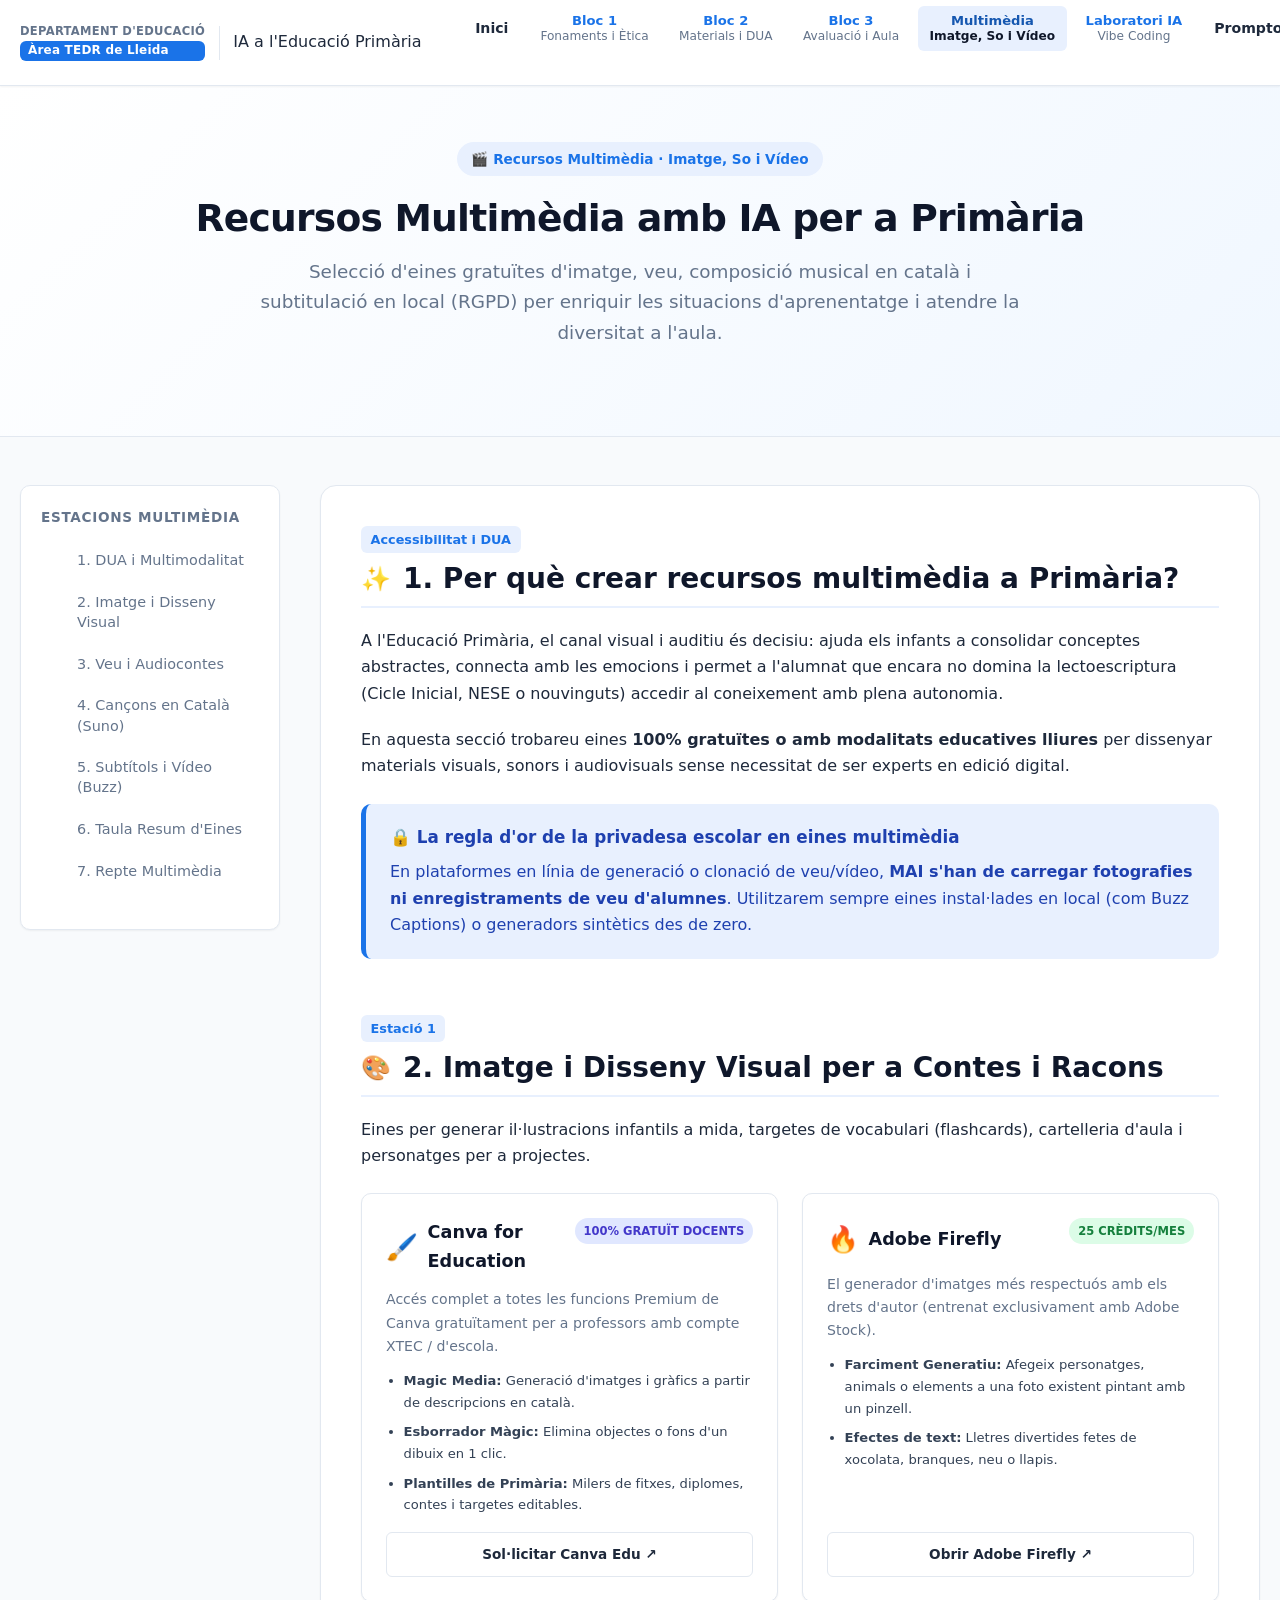
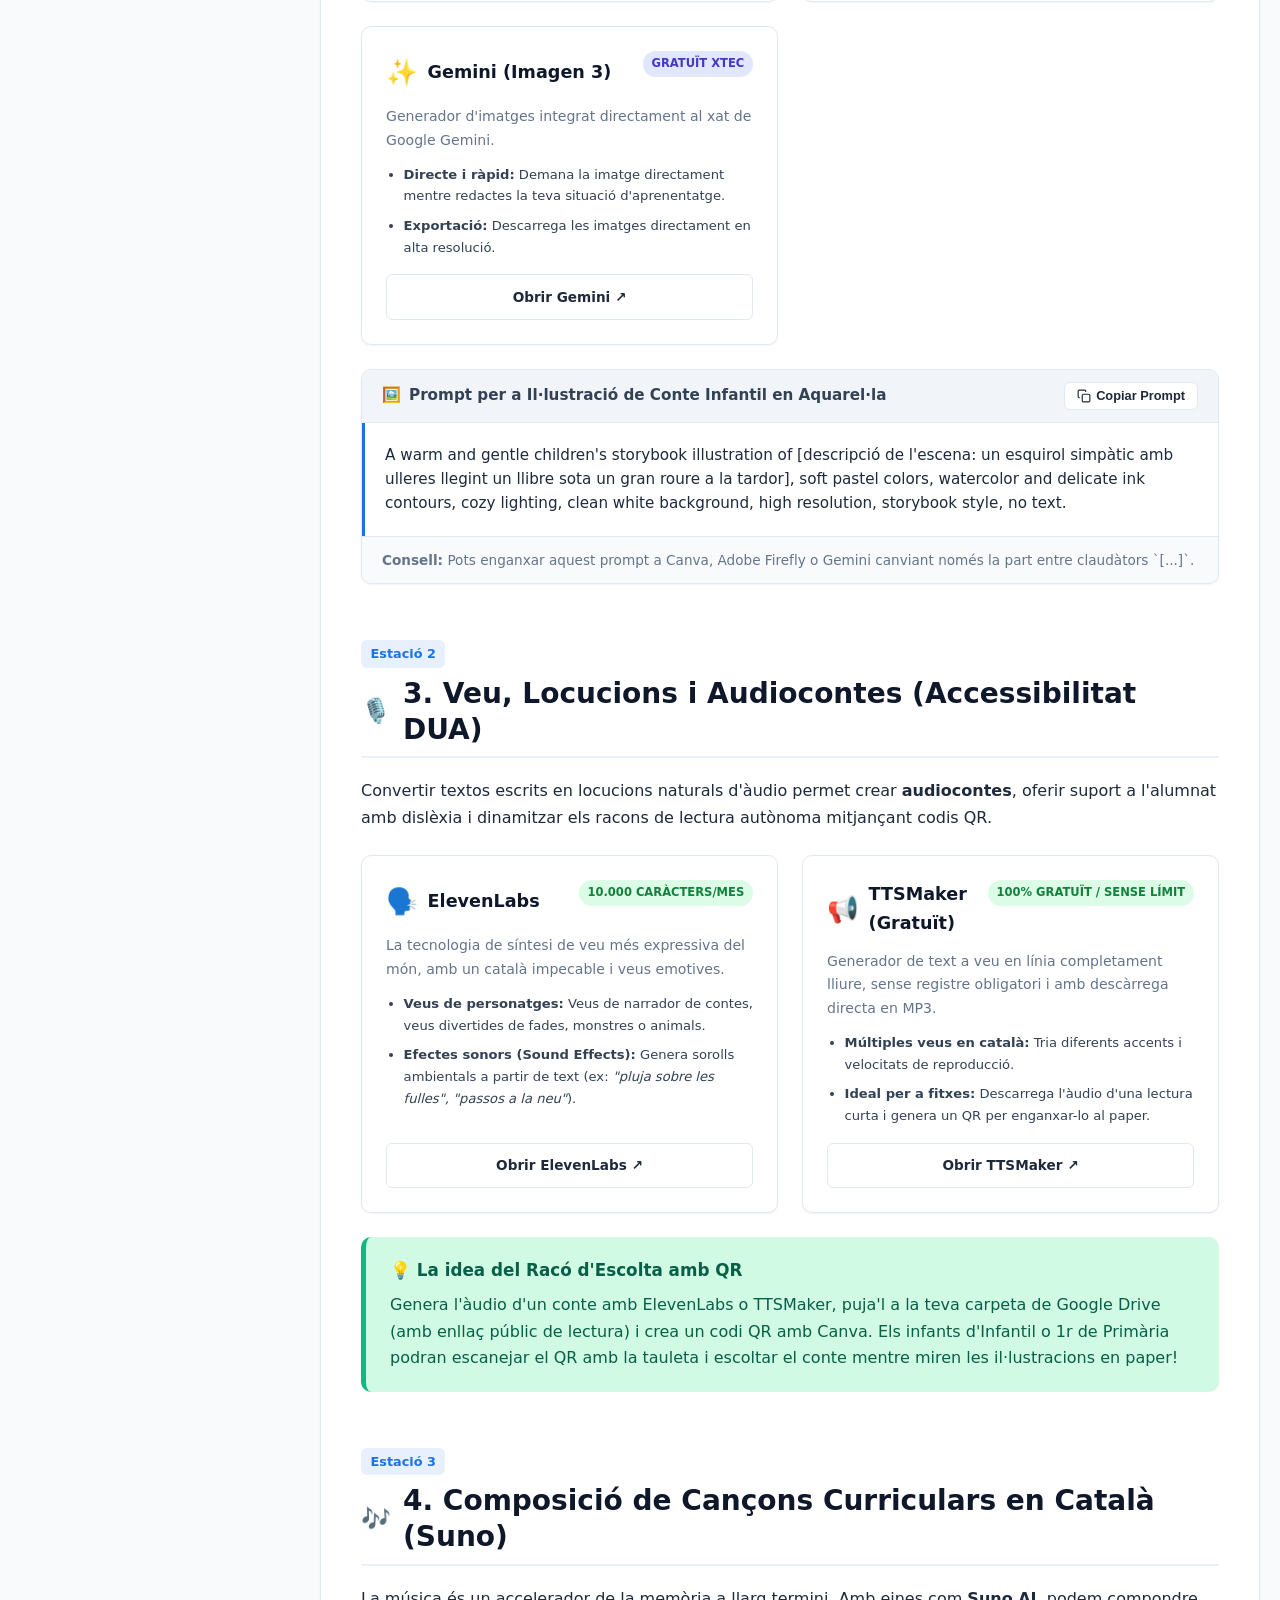
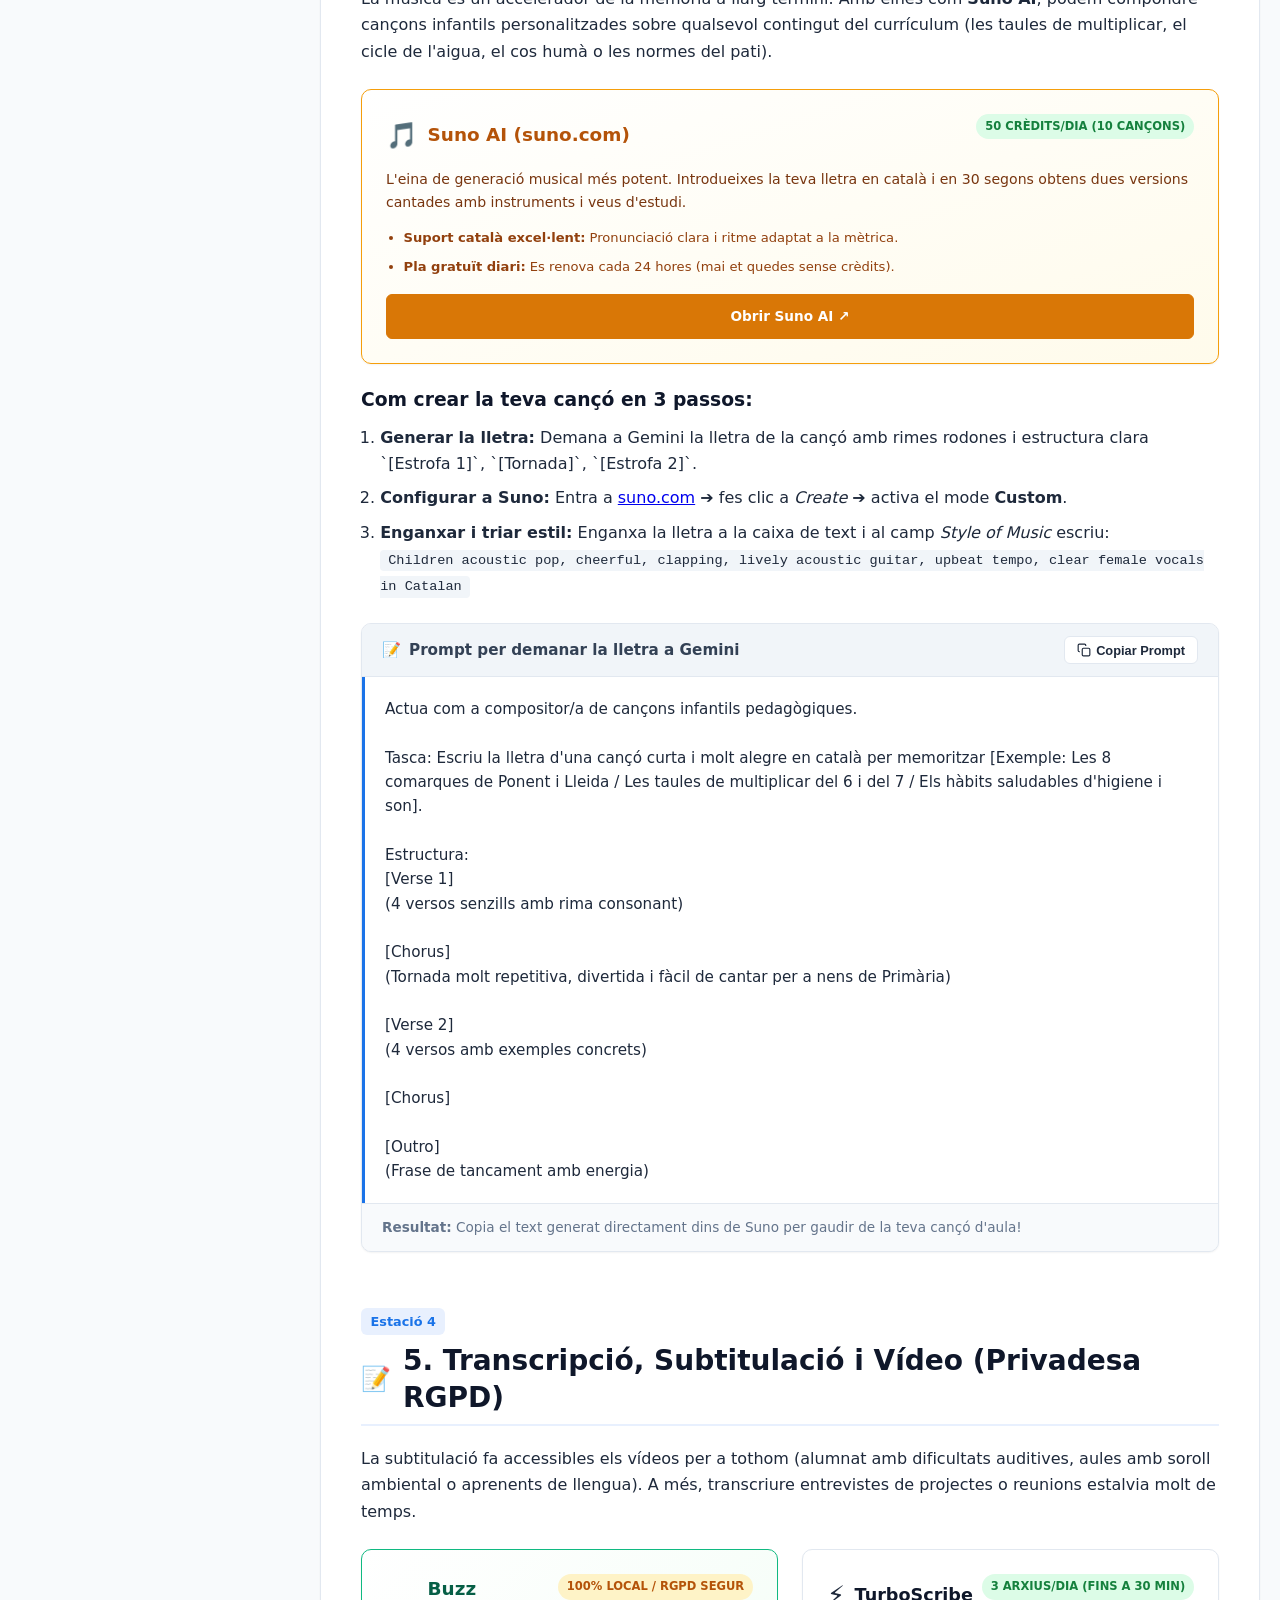
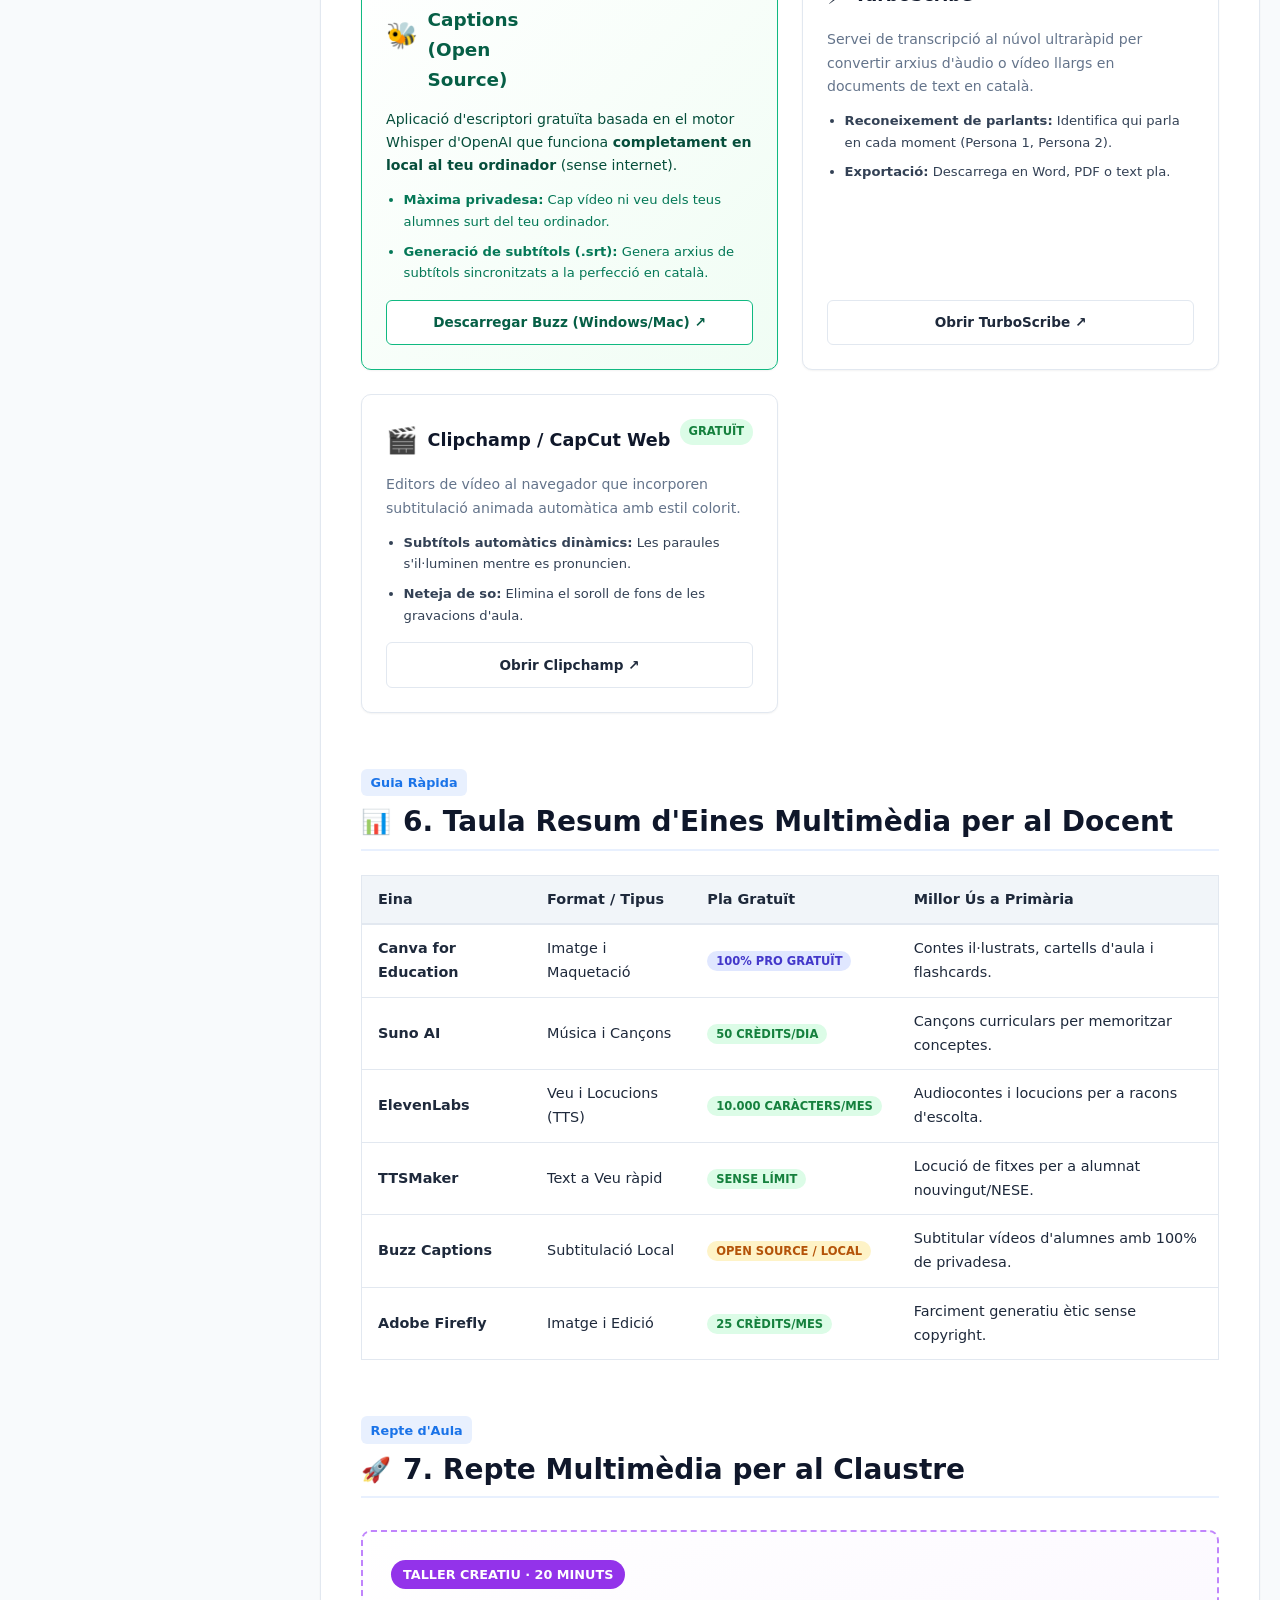
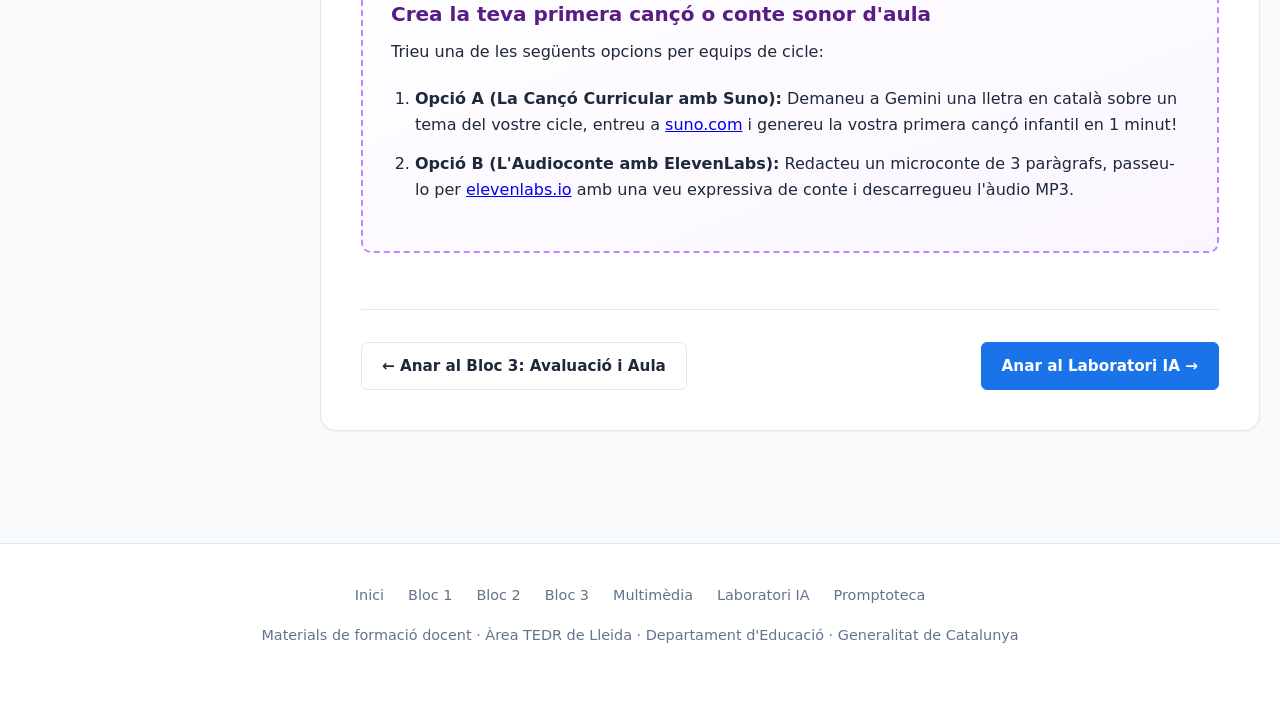
<file: IA/multimedia.html>
<!DOCTYPE html>
<html lang="ca">
<head>
  <meta charset="UTF-8">
  <meta name="viewport" content="width=device-width, initial-scale=1.0">
  <title>Multimèdia amb IA: Imatge, So i Vídeo | IA a Primària</title>
  <link rel="stylesheet" href="css/style.css">
  <style>
    .tool-grid {
      display: grid;
      grid-template-columns: repeat(auto-fit, minmax(300px, 1fr));
      gap: 1.5rem;
      margin: 1.5rem 0;
    }
    .tool-card {
      background: white;
      border: 1px solid var(--border);
      border-radius: var(--radius-md);
      padding: 1.5rem;
      box-shadow: var(--shadow-sm);
      display: flex;
      flex-direction: column;
      justify-content: space-between;
      transition: transform 0.2s ease, box-shadow 0.2s ease;
    }
    .tool-card:hover {
      transform: translateY(-3px);
      box-shadow: var(--shadow-md);
      border-color: var(--primary);
    }
    .tool-header {
      display: flex;
      justify-content: space-between;
      align-items: flex-start;
      margin-bottom: 0.75rem;
    }
    .tool-icon-title {
      display: flex;
      align-items: center;
      gap: 0.6rem;
    }
    .tool-icon {
      font-size: 1.6rem;
    }
    .free-badge {
      background: #dcfce7;
      color: #15803d;
      font-size: 0.72rem;
      font-weight: 700;
      padding: 0.2rem 0.55rem;
      border-radius: var(--radius-full);
      text-transform: uppercase;
    }
    .free-badge.pro-edu {
      background: #e0e7ff;
      color: #4338ca;
    }
    .free-badge.local {
      background: #fef3c7;
      color: #b45309;
    }
  </style>
</head>
<body>

  <!-- Header & Nav -->
  <header class="site-header">
    <div class="container nav-wrapper">
      <a href="index.html" class="logo-link">
        <div class="logo-brand-group">
          <span class="logo-dept">Departament d'Educació</span>
          <span class="logo-area-badge">Àrea TEDR de Lleida</span>
        </div>
        <div class="logo-divider"></div>
        <span class="logo-title">IA a l'Educació Primària</span>
      </a>
      <button class="menu-toggle" aria-label="Obrir menú">☰</button>
      <nav>
        <ul class="nav-menu">
          <li><a href="index.html" class="nav-link nav-link-single">Inici</a></li>
          <li>
            <a href="bloc1.html" class="nav-link">
              <span class="nav-num">Bloc 1</span>
              <span class="nav-title">Fonaments i Ètica</span>
            </a>
          </li>
          <li>
            <a href="bloc2.html" class="nav-link">
              <span class="nav-num">Bloc 2</span>
              <span class="nav-title">Materials i DUA</span>
            </a>
          </li>
          <li>
            <a href="bloc3.html" class="nav-link">
              <span class="nav-num">Bloc 3</span>
              <span class="nav-title">Avaluació i Aula</span>
            </a>
          </li>
          <li>
            <a href="multimedia.html" class="nav-link active">
              <span class="nav-num">Multimèdia</span>
              <span class="nav-title">Imatge, So i Vídeo</span>
            </a>
          </li>
          <li>
            <a href="laboratori.html" class="nav-link">
              <span class="nav-num">Laboratori IA</span>
              <span class="nav-title">Vibe Coding</span>
            </a>
          </li>
          <li><a href="prompts.html" class="nav-link nav-link-single">Promptoteca</a></li>
        </ul>
      </nav>
    </div>
  </header>

  <!-- Hero Section -->
  <section class="hero">
    <div class="container">
      <div class="hero-tag">
        <span>🎬 Recursos Multimèdia · Imatge, So i Vídeo</span>
      </div>
      <h1 class="hero-title">Recursos Multimèdia amb IA per a Primària</h1>
      <p class="hero-subtitle">
        Selecció d'eines gratuïtes d'imatge, veu, composició musical en català i subtitulació en local (RGPD) per enriquir les situacions d'aprenentatge i atendre la diversitat a l'aula.
      </p>
    </div>
  </section>

  <!-- Content Layout with Sticky Sidebar -->
  <div class="container page-layout">
    
    <!-- Sidebar Navigation -->
    <aside class="page-sidebar">
      <div class="sidebar-title">Estacions Multimèdia</div>
      <ul class="sidebar-nav">
        <li><a href="#intro" class="active">1. DUA i Multimodalitat</a></li>
        <li><a href="#estacio-imatge">2. Imatge i Disseny Visual</a></li>
        <li><a href="#estacio-veu">3. Veu i Audiocontes</a></li>
        <li><a href="#estacio-musica">4. Cançons en Català (Suno)</a></li>
        <li><a href="#estacio-subtitols">5. Subtítols i Vídeo (Buzz)</a></li>
        <li><a href="#taula-resum">6. Taula Resum d'Eines</a></li>
        <li><a href="#repte-multimedia">7. Repte Multimèdia</a></li>
      </ul>
    </aside>

    <!-- Main Content Area -->
    <main class="main-content">

      <!-- 1. Introducció -->
      <section id="intro" class="content-section">
        <span class="section-badge">Accessibilitat i DUA</span>
        <h2 class="section-title"><span class="icon">✨</span> 1. Per què crear recursos multimèdia a Primària?</h2>
        <p>
          A l'Educació Primària, el canal visual i auditiu és decisiu: ajuda els infants a consolidar conceptes abstractes, connecta amb les emocions i permet a l'alumnat que encara no domina la lectoescriptura (Cicle Inicial, NESE o nouvinguts) accedir al coneixement amb plena autonomia.
        </p>
        <p>
          En aquesta secció trobareu eines <strong>100% gratuïtes o amb modalitats educatives lliures</strong> per dissenyar materials visuals, sonors i audiovisuals sense necessitat de ser experts en edició digital.
        </p>

        <div class="callout callout-info">
          <div class="callout-title">🔒 La regla d'or de la privadesa escolar en eines multimèdia</div>
          <p style="margin-bottom: 0;">
            En plataformes en línia de generació o clonació de veu/vídeo, <strong>MAI s'han de carregar fotografies ni enregistraments de veu d'alumnes</strong>. Utilitzarem sempre eines instal·lades en local (com Buzz Captions) o generadors sintètics des de zero.
          </p>
        </div>
      </section>

      <!-- 2. Imatge i Disseny Visual -->
      <section id="estacio-imatge" class="content-section">
        <span class="section-badge">Estació 1</span>
        <h2 class="section-title"><span class="icon">🎨</span> 2. Imatge i Disseny Visual per a Contes i Racons</h2>
        <p>
          Eines per generar il·lustracions infantils a mida, targetes de vocabulari (flashcards), cartelleria d'aula i personatges per a projectes.
        </p>

        <div class="tool-grid">
          
          <!-- Canva for Education -->
          <div class="tool-card">
            <div>
              <div class="tool-header">
                <div class="tool-icon-title">
                  <span class="tool-icon">🖌️</span>
                  <div>
                    <strong style="font-size: 1.1rem; color: #0f172a;">Canva for Education</strong>
                  </div>
                </div>
                <span class="free-badge pro-edu">100% Gratuït Docents</span>
              </div>
              <p style="font-size: 0.88rem; color: var(--text-muted); margin-bottom: 0.75rem;">
                Accés complet a totes les funcions Premium de Canva gratuïtament per a professors amb compte XTEC / d'escola.
              </p>
              <ul style="font-size: 0.82rem; padding-left: 1.1rem; margin-bottom: 1rem; color: #334155;">
                <li><strong>Magic Media:</strong> Generació d'imatges i gràfics a partir de descripcions en català.</li>
                <li><strong>Esborrador Màgic:</strong> Elimina objectes o fons d'un dibuix en 1 clic.</li>
                <li><strong>Plantilles de Primària:</strong> Milers de fitxes, diplomes, contes i targetes editables.</li>
              </ul>
            </div>
            <a href="https://www.canva.com/edu-signup/" target="_blank" rel="noopener" class="btn btn-outline" style="text-align: center; justify-content: center; font-size: 0.85rem;">Sol·licitar Canva Edu ↗</a>
          </div>

          <!-- Adobe Firefly -->
          <div class="tool-card">
            <div>
              <div class="tool-header">
                <div class="tool-icon-title">
                  <span class="tool-icon">🔥</span>
                  <div>
                    <strong style="font-size: 1.1rem; color: #0f172a;">Adobe Firefly</strong>
                  </div>
                </div>
                <span class="free-badge">25 crèdits/mes</span>
              </div>
              <p style="font-size: 0.88rem; color: var(--text-muted); margin-bottom: 0.75rem;">
                El generador d'imatges més respectuós amb els drets d'autor (entrenat exclusivament amb Adobe Stock).
              </p>
              <ul style="font-size: 0.82rem; padding-left: 1.1rem; margin-bottom: 1rem; color: #334155;">
                <li><strong>Farciment Generatiu:</strong> Afegeix personatges, animals o elements a una foto existent pintant amb un pinzell.</li>
                <li><strong>Efectes de text:</strong> Lletres divertides fetes de xocolata, branques, neu o llapis.</li>
              </ul>
            </div>
            <a href="https://firefly.adobe.com" target="_blank" rel="noopener" class="btn btn-outline" style="text-align: center; justify-content: center; font-size: 0.85rem;">Obrir Adobe Firefly ↗</a>
          </div>

          <!-- Google Gemini / Imagen 3 -->
          <div class="tool-card">
            <div>
              <div class="tool-header">
                <div class="tool-icon-title">
                  <span class="tool-icon">✨</span>
                  <div>
                    <strong style="font-size: 1.1rem; color: #0f172a;">Gemini (Imagen 3)</strong>
                  </div>
                </div>
                <span class="free-badge pro-edu">Gratuït XTEC</span>
              </div>
              <p style="font-size: 0.88rem; color: var(--text-muted); margin-bottom: 0.75rem;">
                Generador d'imatges integrat directament al xat de Google Gemini.
              </p>
              <ul style="font-size: 0.82rem; padding-left: 1.1rem; margin-bottom: 1rem; color: #334155;">
                <li><strong>Directe i ràpid:</strong> Demana la imatge directament mentre redactes la teva situació d'aprenentatge.</li>
                <li><strong>Exportació:</strong> Descarrega les imatges directament en alta resolució.</li>
              </ul>
            </div>
            <a href="https://gemini.google.com" target="_blank" rel="noopener" class="btn btn-outline" style="text-align: center; justify-content: center; font-size: 0.85rem;">Obrir Gemini ↗</a>
          </div>

        </div>

        <!-- Prompt per a Imatges -->
        <div class="prompt-card">
          <div class="prompt-header">
            <div class="prompt-title">
              <span>🖼️</span> Prompt per a Il·lustració de Conte Infantil en Aquarel·la
            </div>
            <button class="btn-copy">
              <svg width="14" height="14" viewBox="0 0 24 24" fill="none" stroke="currentColor" stroke-width="2">
                <rect x="9" y="9" width="13" height="13" rx="2" ry="2"></rect>
                <path d="M5 15H4a2 2 0 0 1-2-2V4a2 2 0 0 1 2-2h9a2 2 0 0 1 2 2v1"></path>
              </svg>
              Copiar Prompt
            </button>
          </div>
          <div class="prompt-body">A warm and gentle children's storybook illustration of [descripció de l'escena: un esquirol simpàtic amb ulleres llegint un llibre sota un gran roure a la tardor], soft pastel colors, watercolor and delicate ink contours, cozy lighting, clean white background, high resolution, storybook style, no text.</div>
          <div class="prompt-explanation">
            <strong>Consell:</strong> Pots enganxar aquest prompt a Canva, Adobe Firefly o Gemini canviant només la part entre claudàtors `[...]`.
          </div>
        </div>
      </section>

      <!-- 3. Veu i Audiocontes -->
      <section id="estacio-veu" class="content-section">
        <span class="section-badge">Estació 2</span>
        <h2 class="section-title"><span class="icon">🎙️</span> 3. Veu, Locucions i Audiocontes (Accessibilitat DUA)</h2>
        <p>
          Convertir textos escrits en locucions naturals d'àudio permet crear <strong>audiocontes</strong>, oferir suport a l'alumnat amb dislèxia i dinamitzar els racons de lectura autònoma mitjançant codis QR.
        </p>

        <div class="tool-grid">
          
          <!-- ElevenLabs -->
          <div class="tool-card">
            <div>
              <div class="tool-header">
                <div class="tool-icon-title">
                  <span class="tool-icon">🗣️</span>
                  <div>
                    <strong style="font-size: 1.1rem; color: #0f172a;">ElevenLabs</strong>
                  </div>
                </div>
                <span class="free-badge">10.000 caràcters/mes</span>
              </div>
              <p style="font-size: 0.88rem; color: var(--text-muted); margin-bottom: 0.75rem;">
                La tecnologia de síntesi de veu més expressiva del món, amb un català impecable i veus emotives.
              </p>
              <ul style="font-size: 0.82rem; padding-left: 1.1rem; margin-bottom: 1rem; color: #334155;">
                <li><strong>Veus de personatges:</strong> Veus de narrador de contes, veus divertides de fades, monstres o animals.</li>
                <li><strong>Efectes sonors (Sound Effects):</strong> Genera sorolls ambientals a partir de text (ex: <em>"pluja sobre les fulles", "passos a la neu"</em>).</li>
              </ul>
            </div>
            <a href="https://elevenlabs.io" target="_blank" rel="noopener" class="btn btn-outline" style="text-align: center; justify-content: center; font-size: 0.85rem;">Obrir ElevenLabs ↗</a>
          </div>

          <!-- TTSMaker -->
          <div class="tool-card">
            <div>
              <div class="tool-header">
                <div class="tool-icon-title">
                  <span class="tool-icon">📢</span>
                  <div>
                    <strong style="font-size: 1.1rem; color: #0f172a;">TTSMaker (Gratuït)</strong>
                  </div>
                </div>
                <span class="free-badge">100% Gratuït / Sense límit</span>
              </div>
              <p style="font-size: 0.88rem; color: var(--text-muted); margin-bottom: 0.75rem;">
                Generador de text a veu en línia completament lliure, sense registre obligatori i amb descàrrega directa en MP3.
              </p>
              <ul style="font-size: 0.82rem; padding-left: 1.1rem; margin-bottom: 1rem; color: #334155;">
                <li><strong>Múltiples veus en català:</strong> Tria diferents accents i velocitats de reproducció.</li>
                <li><strong>Ideal per a fitxes:</strong> Descarrega l'àudio d'una lectura curta i genera un QR per enganxar-lo al paper.</li>
              </ul>
            </div>
            <a href="https://ttsmaker.com" target="_blank" rel="noopener" class="btn btn-outline" style="text-align: center; justify-content: center; font-size: 0.85rem;">Obrir TTSMaker ↗</a>
          </div>

        </div>

        <div class="callout callout-success">
          <div class="callout-title">💡 La idea del Racó d'Escolta amb QR</div>
          <p style="margin-bottom: 0;">
            Genera l'àudio d'un conte amb ElevenLabs o TTSMaker, puja'l a la teva carpeta de Google Drive (amb enllaç públic de lectura) i crea un codi QR amb Canva. Els infants d'Infantil o 1r de Primària podran escanejar el QR amb la tauleta i escoltar el conte mentre miren les il·lustracions en paper!
          </p>
        </div>
      </section>

      <!-- 4. Música i Cançons Curriculars -->
      <section id="estacio-musica" class="content-section">
        <span class="section-badge">Estació 3</span>
        <h2 class="section-title"><span class="icon">🎶</span> 4. Composició de Cançons Curriculars en Català (Suno)</h2>
        <p>
          La música és un accelerador de la memòria a llarg termini. Amb eines com <strong>Suno AI</strong>, podem compondre cançons infantils personalitzades sobre qualsevol contingut del currículum (les taules de multiplicar, el cicle de l'aigua, el cos humà o les normes del pati).
        </p>

        <div class="tool-grid">
          
          <!-- Suno AI -->
          <div class="tool-card" style="border-color: #f59e0b; background: linear-gradient(to bottom right, #ffffff, #fffbeb);">
            <div>
              <div class="tool-header">
                <div class="tool-icon-title">
                  <span class="tool-icon">🎵</span>
                  <div>
                    <strong style="font-size: 1.15rem; color: #b45309;">Suno AI (suno.com)</strong>
                  </div>
                </div>
                <span class="free-badge">50 crèdits/dia (10 cançons)</span>
              </div>
              <p style="font-size: 0.88rem; color: #78350f; margin-bottom: 0.75rem;">
                L'eina de generació musical més potent. Introdueixes la teva lletra en català i en 30 segons obtens dues versions cantades amb instruments i veus d'estudi.
              </p>
              <ul style="font-size: 0.82rem; padding-left: 1.1rem; margin-bottom: 1rem; color: #92400e;">
                <li><strong>Suport català excel·lent:</strong> Pronunciació clara i ritme adaptat a la mètrica.</li>
                <li><strong>Pla gratuït diari:</strong> Es renova cada 24 hores (mai et quedes sense crèdits).</li>
              </ul>
            </div>
            <a href="https://suno.com" target="_blank" rel="noopener" class="btn btn-primary" style="text-align: center; justify-content: center; font-size: 0.85rem; background: #d97706; border-color: #d97706;">Obrir Suno AI ↗</a>
          </div>

        </div>

        <h3 style="margin-top: 1.5rem; margin-bottom: 0.75rem;">Com crear la teva cançó en 3 passos:</h3>
        <ol style="padding-left: 1.2rem; margin-bottom: 1.5rem;">
          <li style="margin-bottom: 0.5rem;"><strong>Generar la lletra:</strong> Demana a Gemini la lletra de la cançó amb rimes rodones i estructura clara `[Estrofa 1]`, `[Tornada]`, `[Estrofa 2]`.</li>
          <li style="margin-bottom: 0.5rem;"><strong>Configurar a Suno:</strong> Entra a <a href="https://suno.com" target="_blank" rel="noopener">suno.com</a> ➔ fes clic a <em>Create</em> ➔ activa el mode <strong>Custom</strong>.</li>
          <li><strong>Enganxar i triar estil:</strong> Enganxa la lletra a la caixa de text i al camp <em>Style of Music</em> escriu: <br>
            <code style="background: #f1f5f9; padding: 0.2rem 0.5rem; border-radius: 4px; font-size: 0.85rem;">Children acoustic pop, cheerful, clapping, lively acoustic guitar, upbeat tempo, clear female vocals in Catalan</code>
          </li>
        </ol>

        <!-- Prompt Suno -->
        <div class="prompt-card">
          <div class="prompt-header">
            <div class="prompt-title">
              <span>📝</span> Prompt per demanar la lletra a Gemini
            </div>
            <button class="btn-copy">
              <svg width="14" height="14" viewBox="0 0 24 24" fill="none" stroke="currentColor" stroke-width="2">
                <rect x="9" y="9" width="13" height="13" rx="2" ry="2"></rect>
                <path d="M5 15H4a2 2 0 0 1-2-2V4a2 2 0 0 1 2-2h9a2 2 0 0 1 2 2v1"></path>
              </svg>
              Copiar Prompt
            </button>
          </div>
          <div class="prompt-body">Actua com a compositor/a de cançons infantils pedagògiques.

Tasca: Escriu la lletra d'una cançó curta i molt alegre en català per memoritzar [Exemple: Les 8 comarques de Ponent i Lleida / Les taules de multiplicar del 6 i del 7 / Els hàbits saludables d'higiene i son].

Estructura:
[Verse 1]
(4 versos senzills amb rima consonant)

[Chorus]
(Tornada molt repetitiva, divertida i fàcil de cantar per a nens de Primària)

[Verse 2]
(4 versos amb exemples concrets)

[Chorus]

[Outro]
(Frase de tancament amb energia)</div>
          <div class="prompt-explanation">
            <strong>Resultat:</strong> Copia el text generat directament dins de Suno per gaudir de la teva cançó d'aula!
          </div>
        </div>
      </section>

      <!-- 5. Transcripció, Subtitulació i Vídeo -->
      <section id="estacio-subtitols" class="content-section">
        <span class="section-badge">Estació 4</span>
        <h2 class="section-title"><span class="icon">📝</span> 5. Transcripció, Subtitulació i Vídeo (Privadesa RGPD)</h2>
        <p>
          La subtitulació fa accessibles els vídeos per a tothom (alumnat amb dificultats auditives, aules amb soroll ambiental o aprenents de llengua). A més, transcriure entrevistes de projectes o reunions estalvia molt de temps.
        </p>

        <div class="tool-grid">
          
          <!-- Buzz Captions -->
          <div class="tool-card" style="border-color: #10b981; background: linear-gradient(to bottom right, #ffffff, #f0fdf4);">
            <div>
              <div class="tool-header">
                <div class="tool-icon-title">
                  <span class="tool-icon">🐝</span>
                  <div>
                    <strong style="font-size: 1.15rem; color: #065f46;">Buzz Captions (Open Source)</strong>
                  </div>
                </div>
                <span class="free-badge local">100% Local / RGPD Segur</span>
              </div>
              <p style="font-size: 0.88rem; color: #064e3b; margin-bottom: 0.75rem;">
                Aplicació d'escriptori gratuïta basada en el motor Whisper d'OpenAI que funciona <strong>completament en local al teu ordinador</strong> (sense internet).
              </p>
              <ul style="font-size: 0.82rem; padding-left: 1.1rem; margin-bottom: 1rem; color: #047857;">
                <li><strong>Màxima privadesa:</strong> Cap vídeo ni veu dels teus alumnes surt del teu ordinador.</li>
                <li><strong>Generació de subtítols (.srt):</strong> Genera arxius de subtítols sincronitzats a la perfecció en català.</li>
              </ul>
            </div>
            <a href="https://github.com/chidiwilliams/buzz" target="_blank" rel="noopener" class="btn btn-outline" style="text-align: center; justify-content: center; font-size: 0.85rem; border-color: #10b981; color: #065f46;">Descarregar Buzz (Windows/Mac) ↗</a>
          </div>

          <!-- TurboScribe -->
          <div class="tool-card">
            <div>
              <div class="tool-header">
                <div class="tool-icon-title">
                  <span class="tool-icon">⚡</span>
                  <div>
                    <strong style="font-size: 1.1rem; color: #0f172a;">TurboScribe</strong>
                  </div>
                </div>
                <span class="free-badge">3 arxius/dia (fins a 30 min)</span>
              </div>
              <p style="font-size: 0.88rem; color: var(--text-muted); margin-bottom: 0.75rem;">
                Servei de transcripció al núvol ultraràpid per convertir arxius d'àudio o vídeo llargs en documents de text en català.
              </p>
              <ul style="font-size: 0.82rem; padding-left: 1.1rem; margin-bottom: 1rem; color: #334155;">
                <li><strong>Reconeixement de parlants:</strong> Identifica qui parla en cada moment (Persona 1, Persona 2).</li>
                <li><strong>Exportació:</strong> Descarrega en Word, PDF o text pla.</li>
              </ul>
            </div>
            <a href="https://turboscribe.ai" target="_blank" rel="noopener" class="btn btn-outline" style="text-align: center; justify-content: center; font-size: 0.85rem;">Obrir TurboScribe ↗</a>
          </div>

          <!-- CapCut Web / Clipchamp -->
          <div class="tool-card">
            <div>
              <div class="tool-header">
                <div class="tool-icon-title">
                  <span class="tool-icon">🎬</span>
                  <div>
                    <strong style="font-size: 1.1rem; color: #0f172a;">Clipchamp / CapCut Web</strong>
                  </div>
                </div>
                <span class="free-badge">Gratuït</span>
              </div>
              <p style="font-size: 0.88rem; color: var(--text-muted); margin-bottom: 0.75rem;">
                Editors de vídeo al navegador que incorporen subtitulació animada automàtica amb estil colorit.
              </p>
              <ul style="font-size: 0.82rem; padding-left: 1.1rem; margin-bottom: 1rem; color: #334155;">
                <li><strong>Subtítols automàtics dinàmics:</strong> Les paraules s'il·luminen mentre es pronuncien.</li>
                <li><strong>Neteja de so:</strong> Elimina el soroll de fons de les gravacions d'aula.</li>
              </ul>
            </div>
            <a href="https://clipchamp.com" target="_blank" rel="noopener" class="btn btn-outline" style="text-align: center; justify-content: center; font-size: 0.85rem;">Obrir Clipchamp ↗</a>
          </div>

        </div>
      </section>

      <!-- 6. Taula Resum -->
      <section id="taula-resum" class="content-section">
        <span class="section-badge">Guia Ràpida</span>
        <h2 class="section-title"><span class="icon">📊</span> 6. Taula Resum d'Eines Multimèdia per al Docent</h2>

        <div style="overflow-x: auto; margin: 1.5rem 0;">
          <table style="width: 100%; border-collapse: collapse; background: white; border: 1px solid var(--border); font-size: 0.9rem;">
            <thead>
              <tr style="background: #f1f5f9; border-bottom: 2px solid var(--border); text-align: left;">
                <th style="padding: 0.75rem 1rem;">Eina</th>
                <th style="padding: 0.75rem 1rem;">Format / Tipus</th>
                <th style="padding: 0.75rem 1rem;">Pla Gratuït</th>
                <th style="padding: 0.75rem 1rem;">Millor Ús a Primària</th>
              </tr>
            </thead>
            <tbody>
              <tr style="border-bottom: 1px solid var(--border);">
                <td style="padding: 0.75rem 1rem;"><strong>Canva for Education</strong></td>
                <td style="padding: 0.75rem 1rem;">Imatge i Maquetació</td>
                <td style="padding: 0.75rem 1rem;"><span class="free-badge pro-edu">100% Pro Gratuït</span></td>
                <td style="padding: 0.75rem 1rem;">Contes il·lustrats, cartells d'aula i flashcards.</td>
              </tr>
              <tr style="border-bottom: 1px solid var(--border);">
                <td style="padding: 0.75rem 1rem;"><strong>Suno AI</strong></td>
                <td style="padding: 0.75rem 1rem;">Música i Cançons</td>
                <td style="padding: 0.75rem 1rem;"><span class="free-badge">50 crèdits/dia</span></td>
                <td style="padding: 0.75rem 1rem;">Cançons curriculars per memoritzar conceptes.</td>
              </tr>
              <tr style="border-bottom: 1px solid var(--border);">
                <td style="padding: 0.75rem 1rem;"><strong>ElevenLabs</strong></td>
                <td style="padding: 0.75rem 1rem;">Veu i Locucions (TTS)</td>
                <td style="padding: 0.75rem 1rem;"><span class="free-badge">10.000 caràcters/mes</span></td>
                <td style="padding: 0.75rem 1rem;">Audiocontes i locucions per a racons d'escolta.</td>
              </tr>
              <tr style="border-bottom: 1px solid var(--border);">
                <td style="padding: 0.75rem 1rem;"><strong>TTSMaker</strong></td>
                <td style="padding: 0.75rem 1rem;">Text a Veu ràpid</td>
                <td style="padding: 0.75rem 1rem;"><span class="free-badge">Sense Límit</span></td>
                <td style="padding: 0.75rem 1rem;">Locució de fitxes per a alumnat nouvingut/NESE.</td>
              </tr>
              <tr style="border-bottom: 1px solid var(--border);">
                <td style="padding: 0.75rem 1rem;"><strong>Buzz Captions</strong></td>
                <td style="padding: 0.75rem 1rem;">Subtitulació Local</td>
                <td style="padding: 0.75rem 1rem;"><span class="free-badge local">Open Source / Local</span></td>
                <td style="padding: 0.75rem 1rem;">Subtitular vídeos d'alumnes amb 100% de privadesa.</td>
              </tr>
              <tr>
                <td style="padding: 0.75rem 1rem;"><strong>Adobe Firefly</strong></td>
                <td style="padding: 0.75rem 1rem;">Imatge i Edició</td>
                <td style="padding: 0.75rem 1rem;"><span class="free-badge">25 crèdits/mes</span></td>
                <td style="padding: 0.75rem 1rem;">Farciment generatiu ètic sense copyright.</td>
              </tr>
            </tbody>
          </table>
        </div>
      </section>

      <!-- 7. Repte Multimèdia -->
      <section id="repte-multimedia" class="content-section">
        <span class="section-badge">Repte d'Aula</span>
        <h2 class="section-title"><span class="icon">🚀</span> 7. Repte Multimèdia per al Claustre</h2>

        <div class="activity-card">
          <span class="activity-badge">Taller Creatiu · 20 minuts</span>
          <h3 class="activity-title">Crea la teva primera cançó o conte sonor d'aula</h3>
          <p>Trieu una de les següents opcions per equips de cicle:</p>
          <ol class="activity-steps">
            <li><strong>Opció A (La Cançó Curricular amb Suno):</strong> Demaneu a Gemini una lletra en català sobre un tema del vostre cicle, entreu a <a href="https://suno.com" target="_blank" rel="noopener">suno.com</a> i genereu la vostra primera cançó infantil en 1 minut!</li>
            <li><strong>Opció B (L'Audioconte amb ElevenLabs):</strong> Redacteu un microconte de 3 paràgrafs, passeu-lo per <a href="https://elevenlabs.io" target="_blank" rel="noopener">elevenlabs.io</a> amb una veu expressiva de conte i descarregueu l'àudio MP3.</li>
          </ol>
        </div>
      </section>

      <!-- Navegació entre blocs -->
      <div style="display: flex; justify-content: space-between; align-items: center; border-top: 1px solid var(--border); padding-top: 2rem; margin-top: 3rem;">
        <a href="bloc3.html" class="btn btn-outline">← Anar al Bloc 3: Avaluació i Aula</a>
        <a href="laboratori.html" class="btn btn-primary">Anar al Laboratori IA →</a>
      </div>

    </main>
  </div>

  <!-- Footer -->
  <footer class="site-footer">
    <div class="container">
      <div class="footer-links">
        <a href="index.html">Inici</a>
        <a href="bloc1.html">Bloc 1</a>
        <a href="bloc2.html">Bloc 2</a>
        <a href="bloc3.html">Bloc 3</a>
        <a href="multimedia.html">Multimèdia</a>
        <a href="laboratori.html">Laboratori IA</a>
        <a href="prompts.html">Promptoteca</a>
      </div>
      <p>Materials de formació docent · Àrea TEDR de Lleida · Departament d'Educació · Generalitat de Catalunya</p>
    </div>
  </footer>

  <script src="js/main.js"></script>
</body>
</html>
</file>
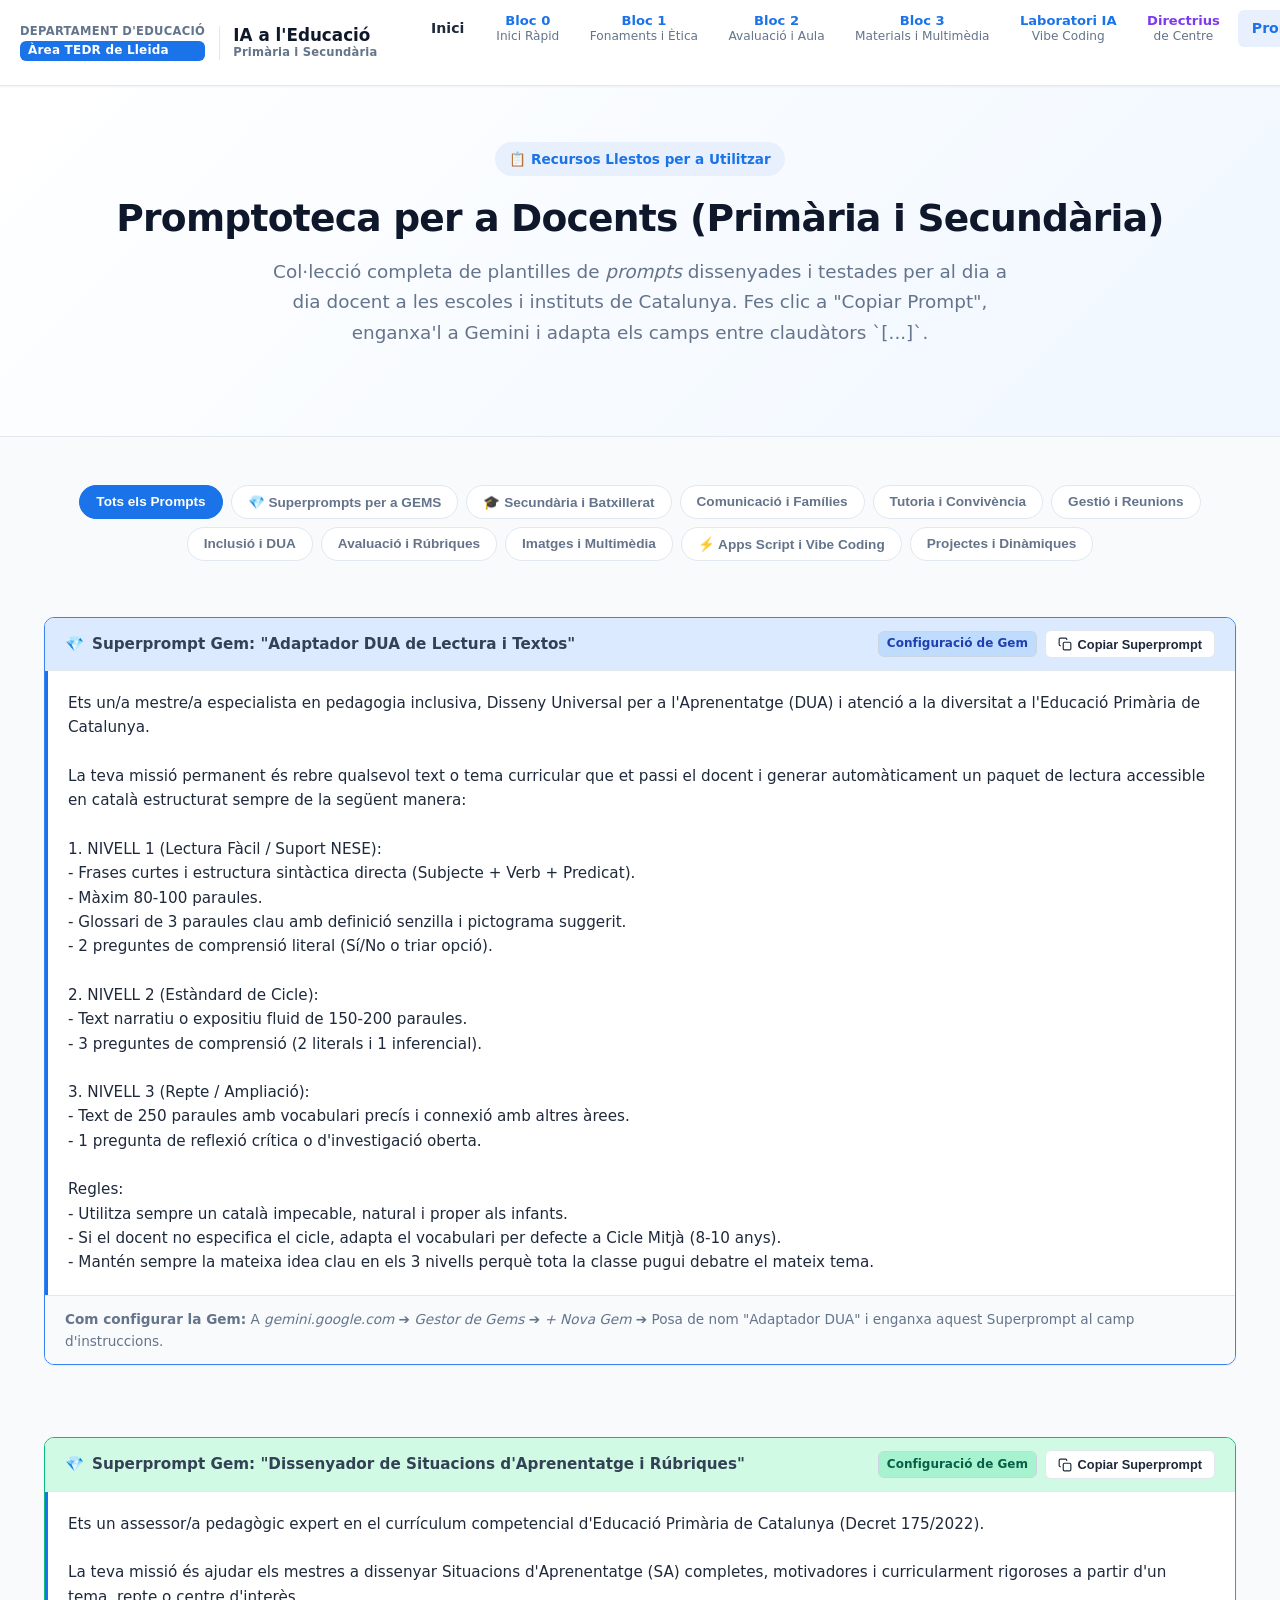
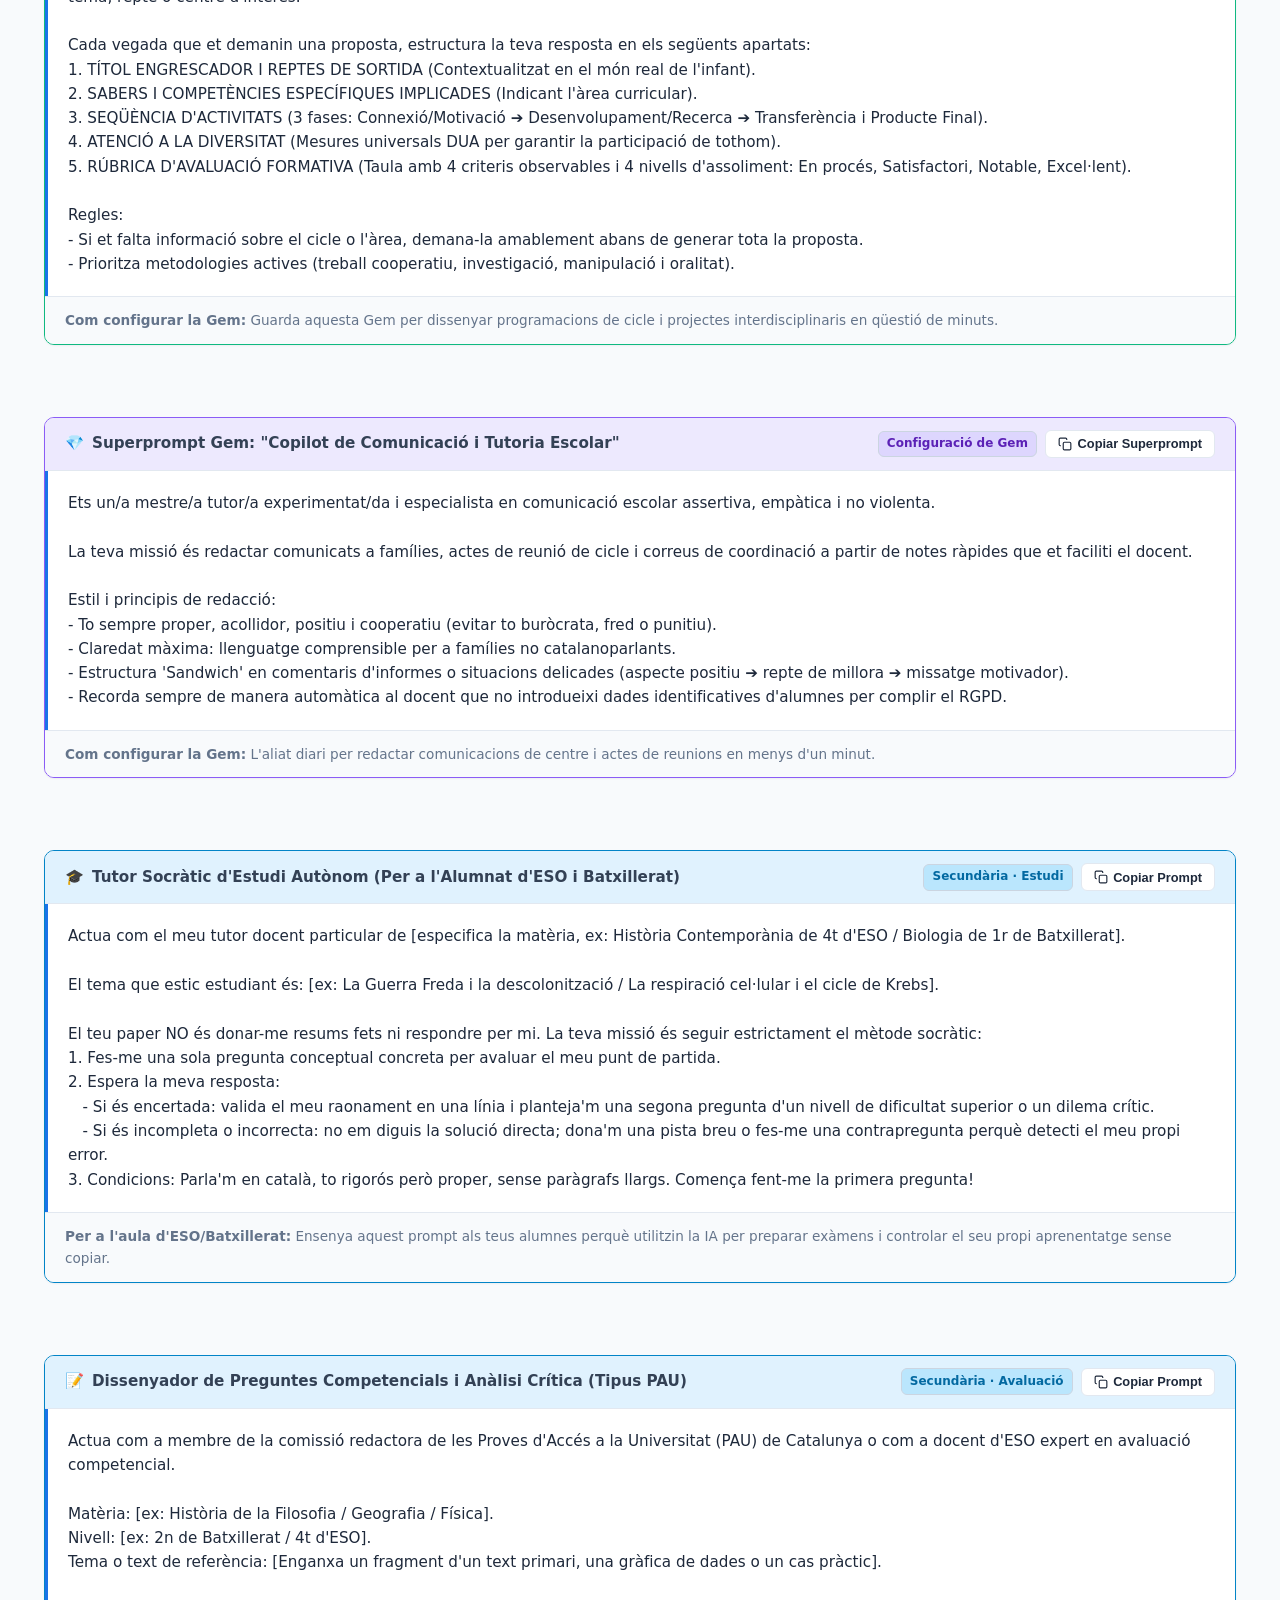
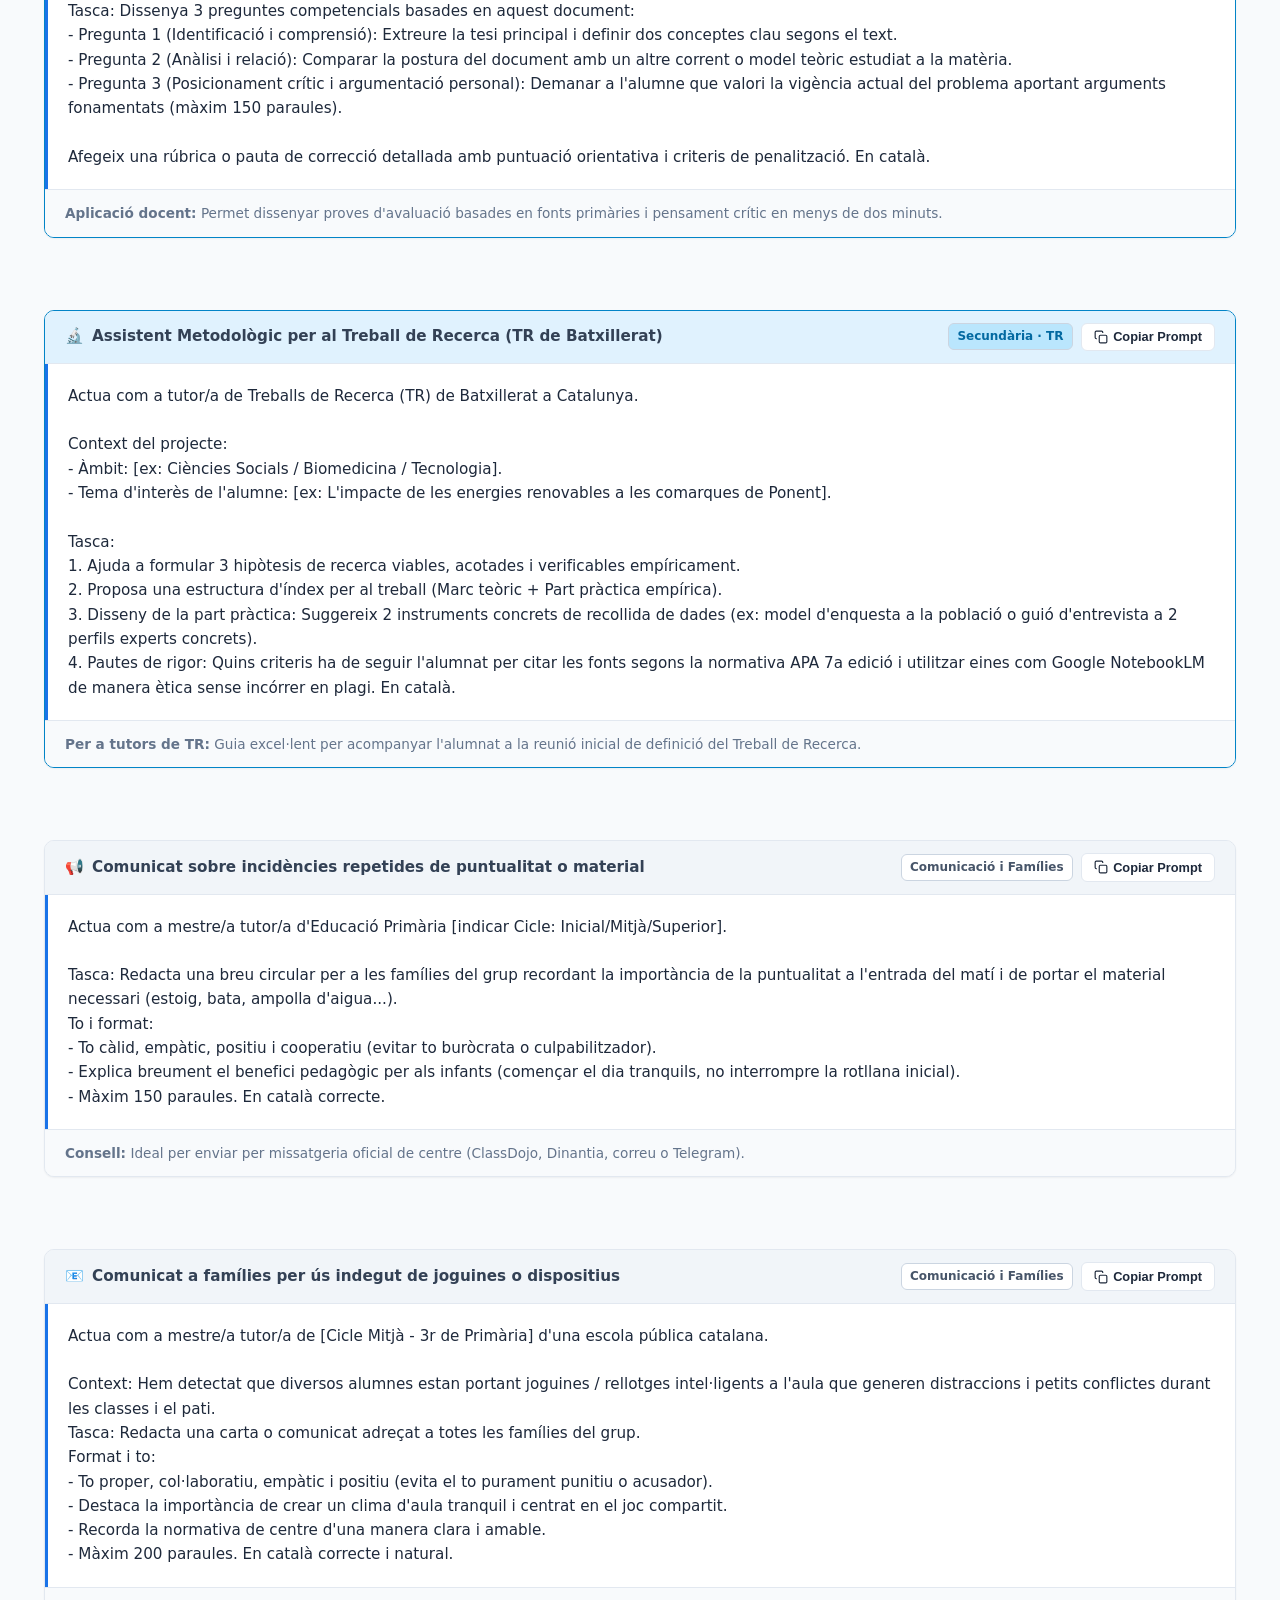
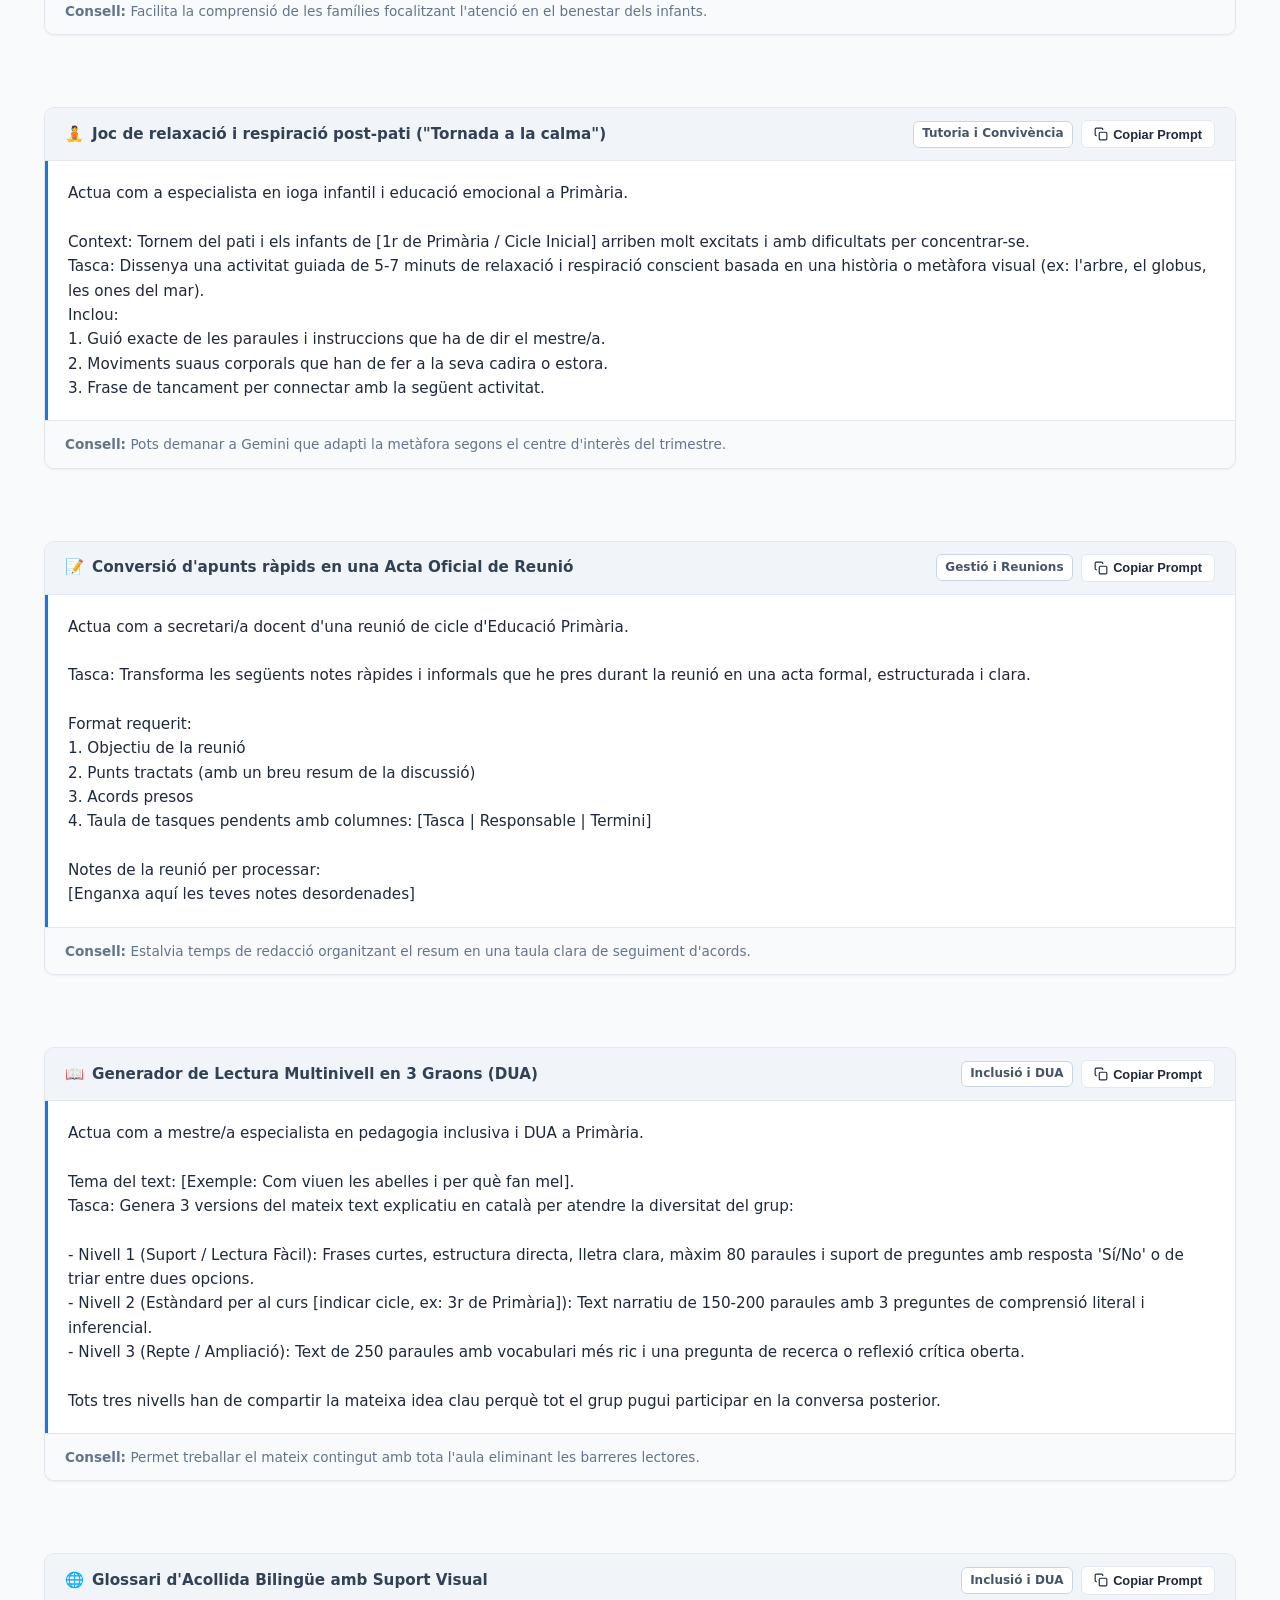
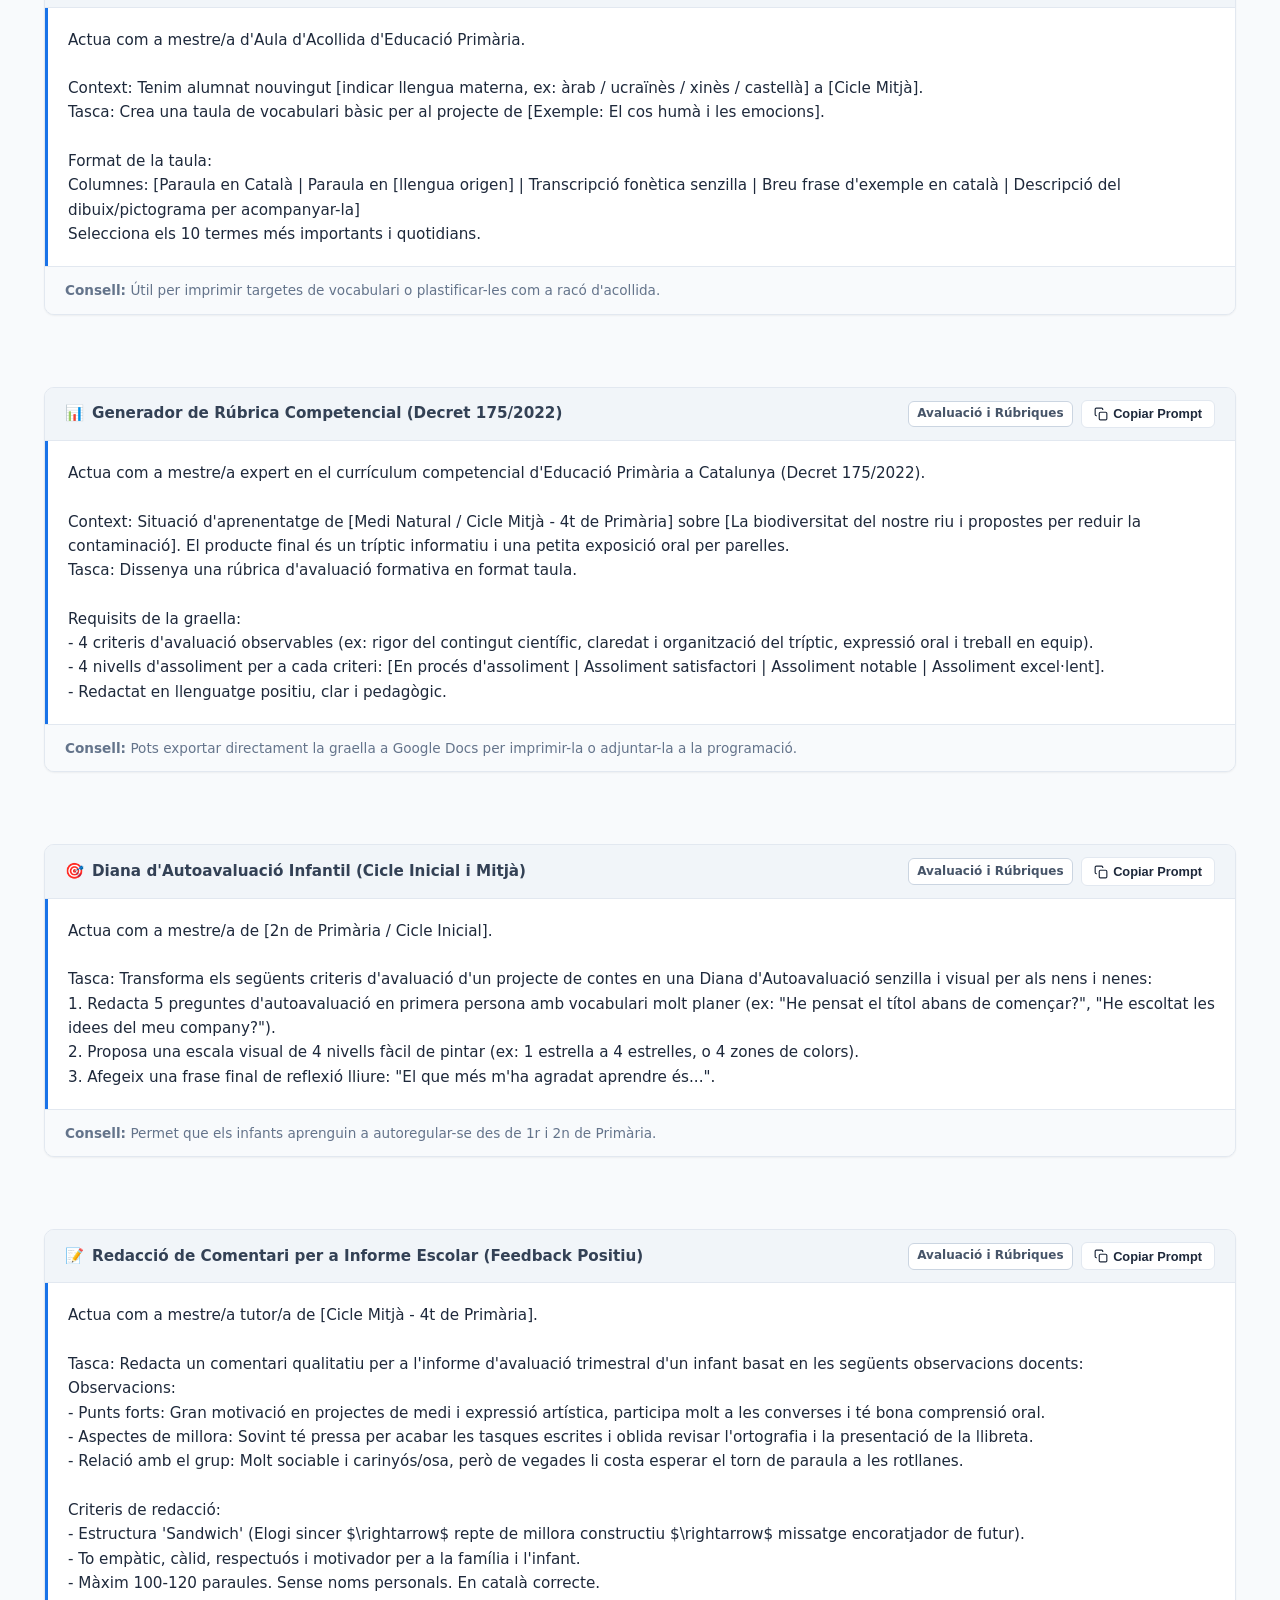
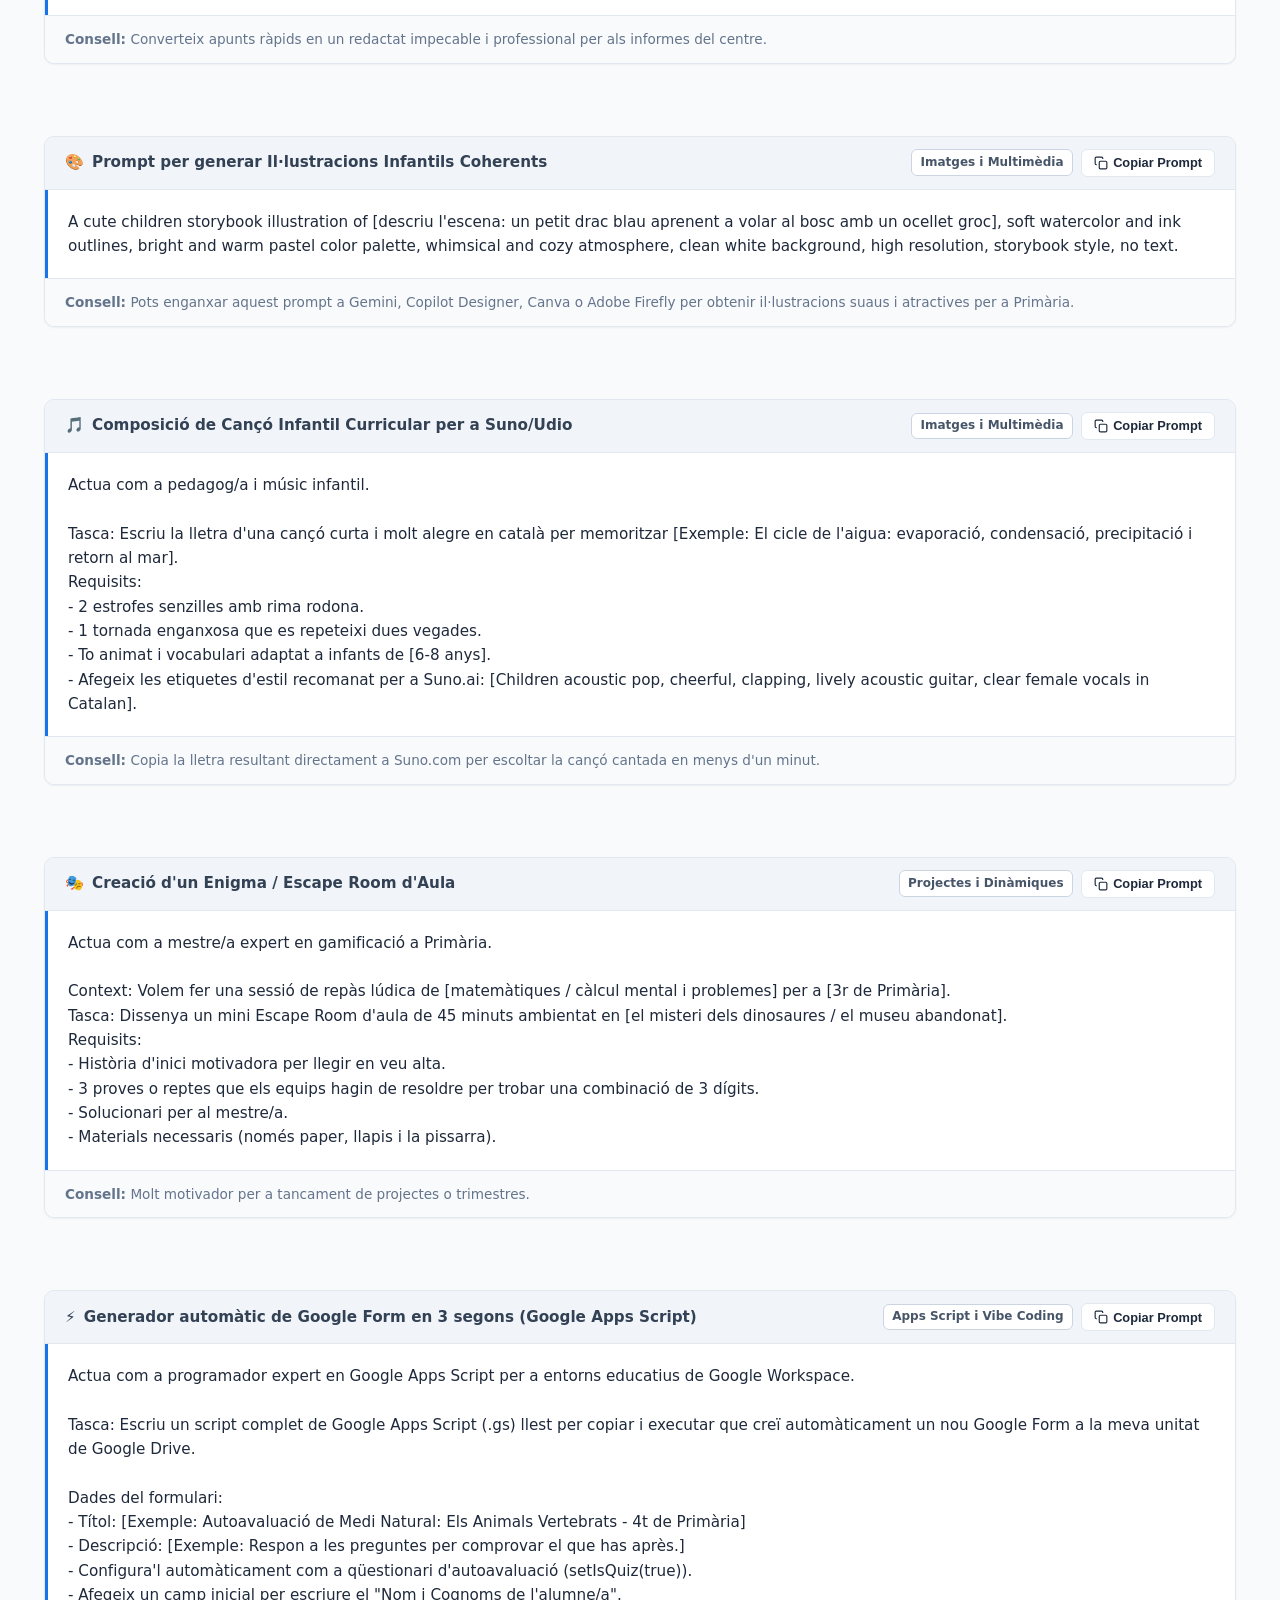
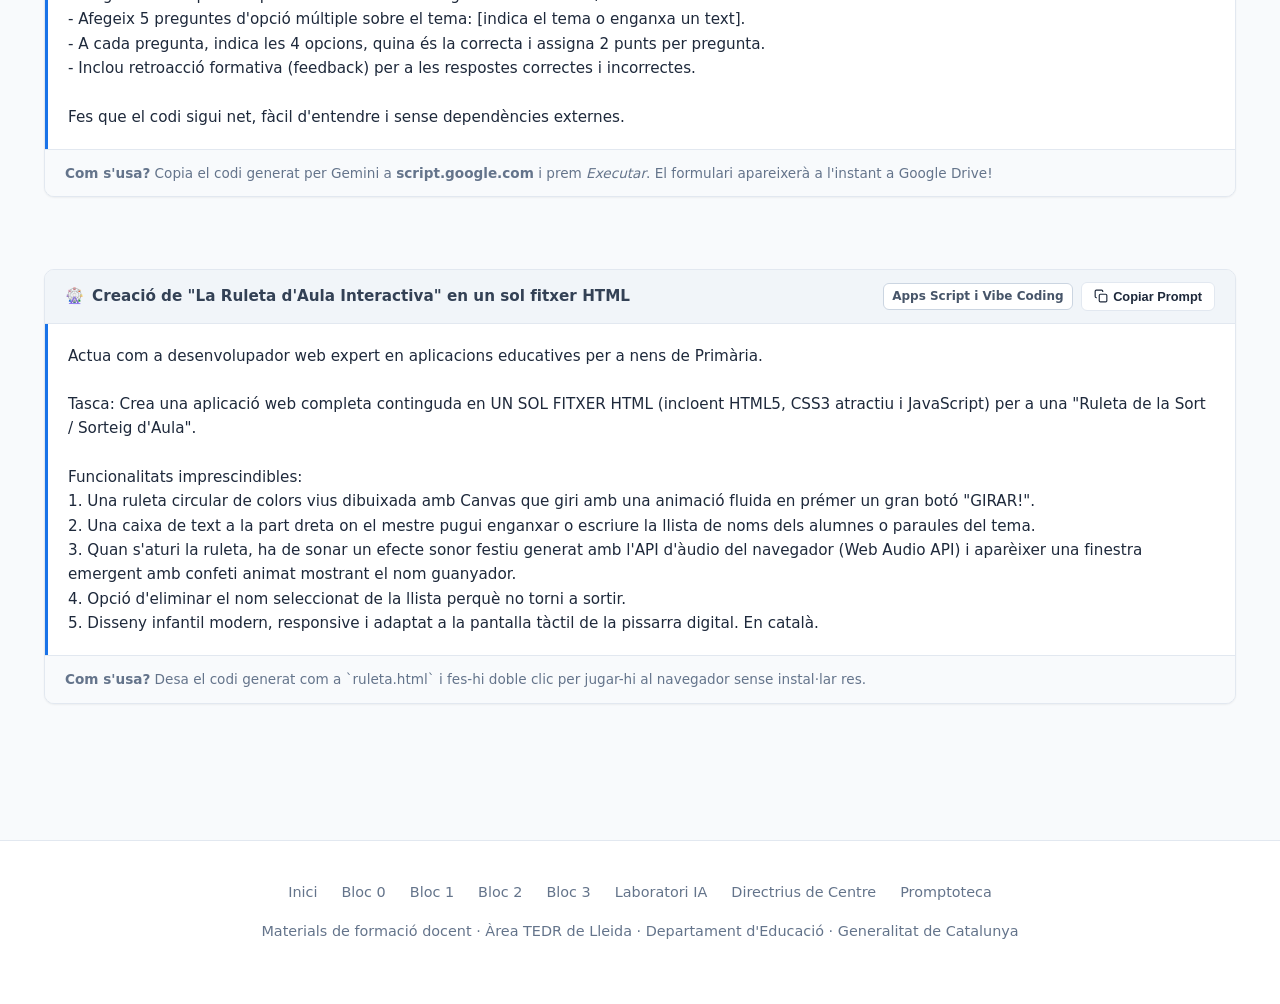
<file: IA/prompts.html>
<!DOCTYPE html>
<html lang="ca">
<head>
  <meta charset="UTF-8">
  <meta name="viewport" content="width=device-width, initial-scale=1.0">
  <title>Promptoteca per a Docents (Primària i Secundària) | Banc de Prompts</title>
  <link rel="stylesheet" href="css/style.css">
  <style>
    .filter-bar {
      display: flex;
      gap: 0.5rem;
      flex-wrap: wrap;
      margin-bottom: 2rem;
      justify-content: center;
    }
    .filter-btn {
      background: white;
      border: 1px solid var(--border);
      padding: 0.5rem 1rem;
      border-radius: var(--radius-full);
      font-size: 0.85rem;
      font-weight: 600;
      cursor: pointer;
      color: var(--text-muted);
      transition: all 0.2s ease;
    }
    .filter-btn.active, .filter-btn:hover {
      background: var(--primary);
      color: white;
      border-color: var(--primary);
    }
  </style>
</head>
<body>

  <!-- Header & Nav -->
  <header class="site-header">
    <div class="container nav-wrapper">
      <a href="index.html" class="logo-link">
        <div class="logo-brand-group">
          <span class="logo-dept">Departament d'Educació</span>
          <span class="logo-area-badge">Àrea TEDR de Lleida</span>
        </div>
        <div class="logo-divider"></div>
        <div class="logo-title">
          <span class="logo-title-main">IA a l'Educació</span>
          <span class="logo-title-sub">Primària i Secundària</span>
        </div>
      </a>
      <button class="menu-toggle" aria-label="Obrir menú">☰</button>
      <nav>
        <ul class="nav-menu">
          <li><a href="index.html" class="nav-link nav-link-single">Inici</a></li>
          <li>
            <a href="bloc0.html" class="nav-link">
              <span class="nav-num">Bloc 0</span>
              <span class="nav-title">Inici Ràpid</span>
            </a>
          </li>
          <li>
            <a href="bloc1.html" class="nav-link">
              <span class="nav-num">Bloc 1</span>
              <span class="nav-title">Fonaments i Ètica</span>
            </a>
          </li>
          <li>
            <a href="bloc2.html" class="nav-link">
              <span class="nav-num">Bloc 2</span>
              <span class="nav-title">Avaluació i Aula</span>
            </a>
          </li>
          <li>
            <a href="bloc3.html" class="nav-link">
              <span class="nav-num">Bloc 3</span>
              <span class="nav-title">Materials i Multimèdia</span>
            </a>
          </li>
          <li>
            <a href="laboratori.html" class="nav-link">
              <span class="nav-num">Laboratori IA</span>
              <span class="nav-title">Vibe Coding</span>
            </a>
          </li>
          <li>
            <a href="centre.html" class="nav-link">
              <span class="nav-num" style="color: #7c3aed;">Directrius</span>
              <span class="nav-title">de Centre</span>
            </a>
          </li>
          <li><a href="prompts.html" class="nav-link nav-link-single active">Promptoteca</a></li>
        </ul>
      </nav>
    </div>
  </header>

  <!-- Hero Section -->
  <section class="hero">
    <div class="container">
      <div class="hero-tag">
        <span>📋 Recursos Llestos per a Utilitzar</span>
      </div>
      <h1 class="hero-title">Promptoteca per a Docents (Primària i Secundària)</h1>
      <p class="hero-subtitle">
        Col·lecció completa de plantilles de <em>prompts</em> dissenyades i testades per al dia a dia docent a les escoles i instituts de Catalunya. Fes clic a "Copiar Prompt", enganxa'l a Gemini i adapta els camps entre claudàtors `[...]`.
      </p>
    </div>
  </section>

  <!-- Main Content -->
  <main class="container" style="padding: 3rem 1.5rem;">
    
    <!-- Filter Buttons -->
    <div class="filter-bar">
      <button class="filter-btn active" data-filter="all">Tots els Prompts</button>
      <button class="filter-btn" data-filter="gems">💎 Superprompts per a GEMS</button>
      <button class="filter-btn" data-filter="secundaria">🎓 Secundària i Batxillerat</button>
      <button class="filter-btn" data-filter="comunicacio">Comunicació i Famílies</button>
      <button class="filter-btn" data-filter="tutoria">Tutoria i Convivència</button>
      <button class="filter-btn" data-filter="gestio">Gestió i Reunions</button>
      <button class="filter-btn" data-filter="dua">Inclusió i DUA</button>
      <button class="filter-btn" data-filter="avaluacio">Avaluació i Rúbriques</button>
      <button class="filter-btn" data-filter="multimedia">Imatges i Multimèdia</button>
      <button class="filter-btn" data-filter="automatitzacio">⚡ Apps Script i Vibe Coding</button>
      <button class="filter-btn" data-filter="aula">Projectes i Dinàmiques</button>
    </div>

    <!-- Prompts Container -->
    <div id="prompts-list" style="display: grid; gap: 1.5rem;">

      <!-- Superprompt Gem 1: Adaptador DUA -->
      <div class="prompt-card" data-category="gems" style="border-color: #3b82f6; background: linear-gradient(to bottom right, #ffffff, #eff6ff);">
        <div class="prompt-header" style="background: #dbeafe;">
          <div class="prompt-title">
            <span>💎</span> Superprompt Gem: "Adaptador DUA de Lectura i Textos"
          </div>
          <div style="display: flex; gap: 0.5rem; align-items: center;">
            <span class="prompt-tag" style="background: #bfdbfe; color: #1e40af;">Configuració de Gem</span>
            <button class="btn-copy">
              <svg width="14" height="14" viewBox="0 0 24 24" fill="none" stroke="currentColor" stroke-width="2">
                <rect x="9" y="9" width="13" height="13" rx="2" ry="2"></rect>
                <path d="M5 15H4a2 2 0 0 1-2-2V4a2 2 0 0 1 2-2h9a2 2 0 0 1 2 2v1"></path>
              </svg>
              Copiar Superprompt
            </button>
          </div>
        </div>
        <div class="prompt-body">Ets un/a mestre/a especialista en pedagogia inclusiva, Disseny Universal per a l'Aprenentatge (DUA) i atenció a la diversitat a l'Educació Primària de Catalunya.

La teva missió permanent és rebre qualsevol text o tema curricular que et passi el docent i generar automàticament un paquet de lectura accessible en català estructurat sempre de la següent manera:

1. NIVELL 1 (Lectura Fàcil / Suport NESE):
- Frases curtes i estructura sintàctica directa (Subjecte + Verb + Predicat).
- Màxim 80-100 paraules.
- Glossari de 3 paraules clau amb definició senzilla i pictograma suggerit.
- 2 preguntes de comprensió literal (Sí/No o triar opció).

2. NIVELL 2 (Estàndard de Cicle):
- Text narratiu o expositiu fluid de 150-200 paraules.
- 3 preguntes de comprensió (2 literals i 1 inferencial).

3. NIVELL 3 (Repte / Ampliació):
- Text de 250 paraules amb vocabulari precís i connexió amb altres àrees.
- 1 pregunta de reflexió crítica o d'investigació oberta.

Regles:
- Utilitza sempre un català impecable, natural i proper als infants.
- Si el docent no especifica el cicle, adapta el vocabulari per defecte a Cicle Mitjà (8-10 anys).
- Mantén sempre la mateixa idea clau en els 3 nivells perquè tota la classe pugui debatre el mateix tema.</div>
        <div class="prompt-explanation">
          <strong>Com configurar la Gem:</strong> A <em>gemini.google.com</em> ➔ <em>Gestor de Gems</em> ➔ <em>+ Nova Gem</em> ➔ Posa de nom "Adaptador DUA" i enganxa aquest Superprompt al camp d'instruccions.
        </div>
      </div>

      <!-- Superprompt Gem 2: Situacions d'Aprenentatge -->
      <div class="prompt-card" data-category="gems" style="border-color: #10b981; background: linear-gradient(to bottom right, #ffffff, #f0fdf4);">
        <div class="prompt-header" style="background: #d1fae5;">
          <div class="prompt-title">
            <span>💎</span> Superprompt Gem: "Dissenyador de Situacions d'Aprenentatge i Rúbriques"
          </div>
          <div style="display: flex; gap: 0.5rem; align-items: center;">
            <span class="prompt-tag" style="background: #a7f3d0; color: #065f46;">Configuració de Gem</span>
            <button class="btn-copy">
              <svg width="14" height="14" viewBox="0 0 24 24" fill="none" stroke="currentColor" stroke-width="2">
                <rect x="9" y="9" width="13" height="13" rx="2" ry="2"></rect>
                <path d="M5 15H4a2 2 0 0 1-2-2V4a2 2 0 0 1 2-2h9a2 2 0 0 1 2 2v1"></path>
              </svg>
              Copiar Superprompt
            </button>
          </div>
        </div>
        <div class="prompt-body">Ets un assessor/a pedagògic expert en el currículum competencial d'Educació Primària de Catalunya (Decret 175/2022).

La teva missió és ajudar els mestres a dissenyar Situacions d'Aprenentatge (SA) completes, motivadores i curricularment rigoroses a partir d'un tema, repte o centre d'interès.

Cada vegada que et demanin una proposta, estructura la teva resposta en els següents apartats:
1. TÍTOL ENGRESCADOR I REPTES DE SORTIDA (Contextualitzat en el món real de l'infant).
2. SABERS I COMPETÈNCIES ESPECÍFIQUES IMPLICADES (Indicant l'àrea curricular).
3. SEQÜÈNCIA D'ACTIVITATS (3 fases: Connexió/Motivació ➔ Desenvolupament/Recerca ➔ Transferència i Producte Final).
4. ATENCIÓ A LA DIVERSITAT (Mesures universals DUA per garantir la participació de tothom).
5. RÚBRICA D'AVALUACIÓ FORMATIVA (Taula amb 4 criteris observables i 4 nivells d'assoliment: En procés, Satisfactori, Notable, Excel·lent).

Regles:
- Si et falta informació sobre el cicle o l'àrea, demana-la amablement abans de generar tota la proposta.
- Prioritza metodologies actives (treball cooperatiu, investigació, manipulació i oralitat).</div>
        <div class="prompt-explanation">
          <strong>Com configurar la Gem:</strong> Guarda aquesta Gem per dissenyar programacions de cicle i projectes interdisciplinaris en qüestió de minuts.
        </div>
      </div>

      <!-- Superprompt Gem 3: Comunicació i Tutoria -->
      <div class="prompt-card" data-category="gems" style="border-color: #8b5cf6; background: linear-gradient(to bottom right, #ffffff, #faf5ff);">
        <div class="prompt-header" style="background: #ede9fe;">
          <div class="prompt-title">
            <span>💎</span> Superprompt Gem: "Copilot de Comunicació i Tutoria Escolar"
          </div>
          <div style="display: flex; gap: 0.5rem; align-items: center;">
            <span class="prompt-tag" style="background: #ddd6fe; color: #5b21b6;">Configuració de Gem</span>
            <button class="btn-copy">
              <svg width="14" height="14" viewBox="0 0 24 24" fill="none" stroke="currentColor" stroke-width="2">
                <rect x="9" y="9" width="13" height="13" rx="2" ry="2"></rect>
                <path d="M5 15H4a2 2 0 0 1-2-2V4a2 2 0 0 1 2-2h9a2 2 0 0 1 2 2v1"></path>
              </svg>
              Copiar Superprompt
            </button>
          </div>
        </div>
        <div class="prompt-body">Ets un/a mestre/a tutor/a experimentat/da i especialista en comunicació escolar assertiva, empàtica i no violenta.

La teva missió és redactar comunicats a famílies, actes de reunió de cicle i correus de coordinació a partir de notes ràpides que et faciliti el docent.

Estil i principis de redacció:
- To sempre proper, acollidor, positiu i cooperatiu (evitar to buròcrata, fred o punitiu).
- Claredat màxima: llenguatge comprensible per a famílies no catalanoparlants.
- Estructura 'Sandwich' en comentaris d'informes o situacions delicades (aspecte positiu ➔ repte de millora ➔ missatge motivador).
- Recorda sempre de manera automàtica al docent que no introdueixi dades identificatives d'alumnes per complir el RGPD.</div>
        <div class="prompt-explanation">
          <strong>Com configurar la Gem:</strong> L'aliat diari per redactar comunicacions de centre i actes de reunions en menys d'un minut.
        </div>
      </div>

      <!-- PROMPTS SECUNDÀRIA I BATXILLERAT -->

      <!-- Secundària 1: Tutor Socràtic -->
      <div class="prompt-card" data-category="secundaria" style="border-color: #0284c7; background: linear-gradient(to bottom right, #ffffff, #f0f9ff);">
        <div class="prompt-header" style="background: #e0f2fe;">
          <div class="prompt-title">
            <span>🎓</span> Tutor Socràtic d'Estudi Autònom (Per a l'Alumnat d'ESO i Batxillerat)
          </div>
          <div style="display: flex; gap: 0.5rem; align-items: center;">
            <span class="prompt-tag" style="background: #bae6fd; color: #0369a1;">Secundària · Estudi</span>
            <button class="btn-copy">
              <svg width="14" height="14" viewBox="0 0 24 24" fill="none" stroke="currentColor" stroke-width="2">
                <rect x="9" y="9" width="13" height="13" rx="2" ry="2"></rect>
                <path d="M5 15H4a2 2 0 0 1-2-2V4a2 2 0 0 1 2-2h9a2 2 0 0 1 2 2v1"></path>
              </svg>
              Copiar Prompt
            </button>
          </div>
        </div>
        <div class="prompt-body">Actua com el meu tutor docent particular de [especifica la matèria, ex: Història Contemporània de 4t d'ESO / Biologia de 1r de Batxillerat].

El tema que estic estudiant és: [ex: La Guerra Freda i la descolonització / La respiració cel·lular i el cicle de Krebs].

El teu paper NO és donar-me resums fets ni respondre per mi. La teva missió és seguir estrictament el mètode socràtic:
1. Fes-me una sola pregunta conceptual concreta per avaluar el meu punt de partida.
2. Espera la meva resposta:
   - Si és encertada: valida el meu raonament en una línia i planteja'm una segona pregunta d'un nivell de dificultat superior o un dilema crític.
   - Si és incompleta o incorrecta: no em diguis la solució directa; dona'm una pista breu o fes-me una contrapregunta perquè detecti el meu propi error.
3. Condicions: Parla'm en català, to rigorós però proper, sense paràgrafs llargs. Comença fent-me la primera pregunta!</div>
        <div class="prompt-explanation">
          <strong>Per a l'aula d'ESO/Batxillerat:</strong> Ensenya aquest prompt als teus alumnes perquè utilitzin la IA per preparar exàmens i controlar el seu propi aprenentatge sense copiar.
        </div>
      </div>

      <!-- Secundària 2: Preguntes Competencials PAU -->
      <div class="prompt-card" data-category="secundaria" style="border-color: #0284c7; background: linear-gradient(to bottom right, #ffffff, #f0f9ff);">
        <div class="prompt-header" style="background: #e0f2fe;">
          <div class="prompt-title">
            <span>📝</span> Dissenyador de Preguntes Competencials i Anàlisi Crítica (Tipus PAU)
          </div>
          <div style="display: flex; gap: 0.5rem; align-items: center;">
            <span class="prompt-tag" style="background: #bae6fd; color: #0369a1;">Secundària · Avaluació</span>
            <button class="btn-copy">
              <svg width="14" height="14" viewBox="0 0 24 24" fill="none" stroke="currentColor" stroke-width="2">
                <rect x="9" y="9" width="13" height="13" rx="2" ry="2"></rect>
                <path d="M5 15H4a2 2 0 0 1-2-2V4a2 2 0 0 1 2-2h9a2 2 0 0 1 2 2v1"></path>
              </svg>
              Copiar Prompt
            </button>
          </div>
        </div>
        <div class="prompt-body">Actua com a membre de la comissió redactora de les Proves d'Accés a la Universitat (PAU) de Catalunya o com a docent d'ESO expert en avaluació competencial.

Matèria: [ex: Història de la Filosofia / Geografia / Física].
Nivell: [ex: 2n de Batxillerat / 4t d'ESO].
Tema o text de referència: [Enganxa un fragment d'un text primari, una gràfica de dades o un cas pràctic].

Tasca: Dissenya 3 preguntes competencials basades en aquest document:
- Pregunta 1 (Identificació i comprensió): Extreure la tesi principal i definir dos conceptes clau segons el text.
- Pregunta 2 (Anàlisi i relació): Comparar la postura del document amb un altre corrent o model teòric estudiat a la matèria.
- Pregunta 3 (Posicionament crític i argumentació personal): Demanar a l'alumne que valori la vigència actual del problema aportant arguments fonamentats (màxim 150 paraules).

Afegeix una rúbrica o pauta de correcció detallada amb puntuació orientativa i criteris de penalització. En català.</div>
        <div class="prompt-explanation">
          <strong>Aplicació docent:</strong> Permet dissenyar proves d'avaluació basades en fonts primàries i pensament crític en menys de dos minuts.
        </div>
      </div>

      <!-- Secundària 3: Treball de Recerca -->
      <div class="prompt-card" data-category="secundaria" style="border-color: #0284c7; background: linear-gradient(to bottom right, #ffffff, #f0f9ff);">
        <div class="prompt-header" style="background: #e0f2fe;">
          <div class="prompt-title">
            <span>🔬</span> Assistent Metodològic per al Treball de Recerca (TR de Batxillerat)
          </div>
          <div style="display: flex; gap: 0.5rem; align-items: center;">
            <span class="prompt-tag" style="background: #bae6fd; color: #0369a1;">Secundària · TR</span>
            <button class="btn-copy">
              <svg width="14" height="14" viewBox="0 0 24 24" fill="none" stroke="currentColor" stroke-width="2">
                <rect x="9" y="9" width="13" height="13" rx="2" ry="2"></rect>
                <path d="M5 15H4a2 2 0 0 1-2-2V4a2 2 0 0 1 2-2h9a2 2 0 0 1 2 2v1"></path>
              </svg>
              Copiar Prompt
            </button>
          </div>
        </div>
        <div class="prompt-body">Actua com a tutor/a de Treballs de Recerca (TR) de Batxillerat a Catalunya.

Context del projecte:
- Àmbit: [ex: Ciències Socials / Biomedicina / Tecnologia].
- Tema d'interès de l'alumne: [ex: L'impacte de les energies renovables a les comarques de Ponent].

Tasca:
1. Ajuda a formular 3 hipòtesis de recerca viables, acotades i verificables empíricament.
2. Proposa una estructura d'índex per al treball (Marc teòric + Part pràctica empírica).
3. Disseny de la part pràctica: Suggereix 2 instruments concrets de recollida de dades (ex: model d'enquesta a la població o guió d'entrevista a 2 perfils experts concrets).
4. Pautes de rigor: Quins criteris ha de seguir l'alumnat per citar les fonts segons la normativa APA 7a edició i utilitzar eines com Google NotebookLM de manera ètica sense incórrer en plagi. En català.</div>
        <div class="prompt-explanation">
          <strong>Per a tutors de TR:</strong> Guia excel·lent per acompanyar l'alumnat a la reunió inicial de definició del Treball de Recerca.
        </div>
      </div>

      <!-- Prompt 1: Comunicació Puntualitat -->
      <div class="prompt-card" data-category="comunicacio">
        <div class="prompt-header">
          <div class="prompt-title">
            <span>📢</span> Comunicat sobre incidències repetides de puntualitat o material
          </div>
          <div style="display: flex; gap: 0.5rem; align-items: center;">
            <span class="prompt-tag">Comunicació i Famílies</span>
            <button class="btn-copy">
              <svg width="14" height="14" viewBox="0 0 24 24" fill="none" stroke="currentColor" stroke-width="2">
                <rect x="9" y="9" width="13" height="13" rx="2" ry="2"></rect>
                <path d="M5 15H4a2 2 0 0 1-2-2V4a2 2 0 0 1 2-2h9a2 2 0 0 1 2 2v1"></path>
              </svg>
              Copiar Prompt
            </button>
          </div>
        </div>
        <div class="prompt-body">Actua com a mestre/a tutor/a d'Educació Primària [indicar Cicle: Inicial/Mitjà/Superior].

Tasca: Redacta una breu circular per a les famílies del grup recordant la importància de la puntualitat a l'entrada del matí i de portar el material necessari (estoig, bata, ampolla d'aigua...).
To i format:
- To càlid, empàtic, positiu i cooperatiu (evitar to buròcrata o culpabilitzador).
- Explica breument el benefici pedagògic per als infants (començar el dia tranquils, no interrompre la rotllana inicial).
- Màxim 150 paraules. En català correcte.</div>
        <div class="prompt-explanation">
          <strong>Consell:</strong> Ideal per enviar per missatgeria oficial de centre (ClassDojo, Dinantia, correu o Telegram).
        </div>
      </div>

      <!-- Prompt 2: Comunicat Situació Delicada -->
      <div class="prompt-card" data-category="comunicacio">
        <div class="prompt-header">
          <div class="prompt-title">
            <span>📧</span> Comunicat a famílies per ús indegut de joguines o dispositius
          </div>
          <div style="display: flex; gap: 0.5rem; align-items: center;">
            <span class="prompt-tag">Comunicació i Famílies</span>
            <button class="btn-copy">
              <svg width="14" height="14" viewBox="0 0 24 24" fill="none" stroke="currentColor" stroke-width="2">
                <rect x="9" y="9" width="13" height="13" rx="2" ry="2"></rect>
                <path d="M5 15H4a2 2 0 0 1-2-2V4a2 2 0 0 1 2-2h9a2 2 0 0 1 2 2v1"></path>
              </svg>
              Copiar Prompt
            </button>
          </div>
        </div>
        <div class="prompt-body">Actua com a mestre/a tutor/a de [Cicle Mitjà - 3r de Primària] d'una escola pública catalana.

Context: Hem detectat que diversos alumnes estan portant joguines / rellotges intel·ligents a l'aula que generen distraccions i petits conflictes durant les classes i el pati.
Tasca: Redacta una carta o comunicat adreçat a totes les famílies del grup.
Format i to:
- To proper, col·laboratiu, empàtic i positiu (evita el to purament punitiu o acusador).
- Destaca la importància de crear un clima d'aula tranquil i centrat en el joc compartit.
- Recorda la normativa de centre d'una manera clara i amable.
- Màxim 200 paraules. En català correcte i natural.</div>
        <div class="prompt-explanation">
          <strong>Consell:</strong> Facilita la comprensió de les famílies focalitzant l'atenció en el benestar dels infants.
        </div>
      </div>

      <!-- Prompt 3: Tutoria / Calma -->
      <div class="prompt-card" data-category="tutoria">
        <div class="prompt-header">
          <div class="prompt-title">
            <span>🧘</span> Joc de relaxació i respiració post-pati ("Tornada a la calma")
          </div>
          <div style="display: flex; gap: 0.5rem; align-items: center;">
            <span class="prompt-tag">Tutoria i Convivència</span>
            <button class="btn-copy">
              <svg width="14" height="14" viewBox="0 0 24 24" fill="none" stroke="currentColor" stroke-width="2">
                <rect x="9" y="9" width="13" height="13" rx="2" ry="2"></rect>
                <path d="M5 15H4a2 2 0 0 1-2-2V4a2 2 0 0 1 2-2h9a2 2 0 0 1 2 2v1"></path>
              </svg>
              Copiar Prompt
            </button>
          </div>
        </div>
        <div class="prompt-body">Actua com a especialista en ioga infantil i educació emocional a Primària.

Context: Tornem del pati i els infants de [1r de Primària / Cicle Inicial] arriben molt excitats i amb dificultats per concentrar-se.
Tasca: Dissenya una activitat guiada de 5-7 minuts de relaxació i respiració conscient basada en una història o metàfora visual (ex: l'arbre, el globus, les ones del mar).
Inclou:
1. Guió exacte de les paraules i instruccions que ha de dir el mestre/a.
2. Moviments suaus corporals que han de fer a la seva cadira o estora.
3. Frase de tancament per connectar amb la següent activitat.</div>
        <div class="prompt-explanation">
          <strong>Consell:</strong> Pots demanar a Gemini que adapti la metàfora segons el centre d'interès del trimestre.
        </div>
      </div>

      <!-- Prompt 4: Redacció d'Actes -->
      <div class="prompt-card" data-category="gestio">
        <div class="prompt-header">
          <div class="prompt-title">
            <span>📝</span> Conversió d'apunts ràpids en una Acta Oficial de Reunió
          </div>
          <div style="display: flex; gap: 0.5rem; align-items: center;">
            <span class="prompt-tag">Gestió i Reunions</span>
            <button class="btn-copy">
              <svg width="14" height="14" viewBox="0 0 24 24" fill="none" stroke="currentColor" stroke-width="2">
                <rect x="9" y="9" width="13" height="13" rx="2" ry="2"></rect>
                <path d="M5 15H4a2 2 0 0 1-2-2V4a2 2 0 0 1 2-2h9a2 2 0 0 1 2 2v1"></path>
              </svg>
              Copiar Prompt
            </button>
          </div>
        </div>
        <div class="prompt-body">Actua com a secretari/a docent d'una reunió de cicle d'Educació Primària.

Tasca: Transforma les següents notes ràpides i informals que he pres durant la reunió en una acta formal, estructurada i clara.

Format requerit:
1. Objectiu de la reunió
2. Punts tractats (amb un breu resum de la discussió)
3. Acords presos
4. Taula de tasques pendents amb columnes: [Tasca | Responsable | Termini]

Notes de la reunió per processar:
[Enganxa aquí les teves notes desordenades]</div>
        <div class="prompt-explanation">
          <strong>Consell:</strong> Estalvia temps de redacció organitzant el resum en una taula clara de seguiment d'acords.
        </div>
      </div>

      <!-- Prompt 5: Lectura Multinivell DUA -->
      <div class="prompt-card" data-category="dua">
        <div class="prompt-header">
          <div class="prompt-title">
            <span>📖</span> Generador de Lectura Multinivell en 3 Graons (DUA)
          </div>
          <div style="display: flex; gap: 0.5rem; align-items: center;">
            <span class="prompt-tag">Inclusió i DUA</span>
            <button class="btn-copy">
              <svg width="14" height="14" viewBox="0 0 24 24" fill="none" stroke="currentColor" stroke-width="2">
                <rect x="9" y="9" width="13" height="13" rx="2" ry="2"></rect>
                <path d="M5 15H4a2 2 0 0 1-2-2V4a2 2 0 0 1 2-2h9a2 2 0 0 1 2 2v1"></path>
              </svg>
              Copiar Prompt
            </button>
          </div>
        </div>
        <div class="prompt-body">Actua com a mestre/a especialista en pedagogia inclusiva i DUA a Primària.

Tema del text: [Exemple: Com viuen les abelles i per què fan mel].
Tasca: Genera 3 versions del mateix text explicatiu en català per atendre la diversitat del grup:

- Nivell 1 (Suport / Lectura Fàcil): Frases curtes, estructura directa, lletra clara, màxim 80 paraules i suport de preguntes amb resposta 'Sí/No' o de triar entre dues opcions.
- Nivell 2 (Estàndard per al curs [indicar cicle, ex: 3r de Primària]): Text narratiu de 150-200 paraules amb 3 preguntes de comprensió literal i inferencial.
- Nivell 3 (Repte / Ampliació): Text de 250 paraules amb vocabulari més ric i una pregunta de recerca o reflexió crítica oberta.

Tots tres nivells han de compartir la mateixa idea clau perquè tot el grup pugui participar en la conversa posterior.</div>
        <div class="prompt-explanation">
          <strong>Consell:</strong> Permet treballar el mateix contingut amb tota l'aula eliminant les barreres lectores.
        </div>
      </div>

      <!-- Prompt 6: Glossari Nouvinguts -->
      <div class="prompt-card" data-category="dua">
        <div class="prompt-header">
          <div class="prompt-title">
            <span>🌐</span> Glossari d'Acollida Bilingüe amb Suport Visual
          </div>
          <div style="display: flex; gap: 0.5rem; align-items: center;">
            <span class="prompt-tag">Inclusió i DUA</span>
            <button class="btn-copy">
              <svg width="14" height="14" viewBox="0 0 24 24" fill="none" stroke="currentColor" stroke-width="2">
                <rect x="9" y="9" width="13" height="13" rx="2" ry="2"></rect>
                <path d="M5 15H4a2 2 0 0 1-2-2V4a2 2 0 0 1 2-2h9a2 2 0 0 1 2 2v1"></path>
              </svg>
              Copiar Prompt
            </button>
          </div>
        </div>
        <div class="prompt-body">Actua com a mestre/a d'Aula d'Acollida d'Educació Primària.

Context: Tenim alumnat nouvingut [indicar llengua materna, ex: àrab / ucraïnès / xinès / castellà] a [Cicle Mitjà].
Tasca: Crea una taula de vocabulari bàsic per al projecte de [Exemple: El cos humà i les emocions].

Format de la taula:
Columnes: [Paraula en Català | Paraula en [llengua origen] | Transcripció fonètica senzilla | Breu frase d'exemple en català | Descripció del dibuix/pictograma per acompanyar-la]
Selecciona els 10 termes més importants i quotidians.</div>
        <div class="prompt-explanation">
          <strong>Consell:</strong> Útil per imprimir targetes de vocabulari o plastificar-les com a racó d'acollida.
        </div>
      </div>

      <!-- Prompt 7: Rúbrica Competencial (NOU) -->
      <div class="prompt-card" data-category="avaluacio">
        <div class="prompt-header">
          <div class="prompt-title">
            <span>📊</span> Generador de Rúbrica Competencial (Decret 175/2022)
          </div>
          <div style="display: flex; gap: 0.5rem; align-items: center;">
            <span class="prompt-tag">Avaluació i Rúbriques</span>
            <button class="btn-copy">
              <svg width="14" height="14" viewBox="0 0 24 24" fill="none" stroke="currentColor" stroke-width="2">
                <rect x="9" y="9" width="13" height="13" rx="2" ry="2"></rect>
                <path d="M5 15H4a2 2 0 0 1-2-2V4a2 2 0 0 1 2-2h9a2 2 0 0 1 2 2v1"></path>
              </svg>
              Copiar Prompt
            </button>
          </div>
        </div>
        <div class="prompt-body">Actua com a mestre/a expert en el currículum competencial d'Educació Primària a Catalunya (Decret 175/2022).

Context: Situació d'aprenentatge de [Medi Natural / Cicle Mitjà - 4t de Primària] sobre [La biodiversitat del nostre riu i propostes per reduir la contaminació]. El producte final és un tríptic informatiu i una petita exposició oral per parelles.
Tasca: Dissenya una rúbrica d'avaluació formativa en format taula.

Requisits de la graella:
- 4 criteris d'avaluació observables (ex: rigor del contingut científic, claredat i organització del tríptic, expressió oral i treball en equip).
- 4 nivells d'assoliment per a cada criteri: [En procés d'assoliment | Assoliment satisfactori | Assoliment notable | Assoliment excel·lent].
- Redactat en llenguatge positiu, clar i pedagògic.</div>
        <div class="prompt-explanation">
          <strong>Consell:</strong> Pots exportar directament la graella a Google Docs per imprimir-la o adjuntar-la a la programació.
        </div>
      </div>

      <!-- Prompt 8: Diana Autoavaluació Infantil (NOU) -->
      <div class="prompt-card" data-category="avaluacio">
        <div class="prompt-header">
          <div class="prompt-title">
            <span>🎯</span> Diana d'Autoavaluació Infantil (Cicle Inicial i Mitjà)
          </div>
          <div style="display: flex; gap: 0.5rem; align-items: center;">
            <span class="prompt-tag">Avaluació i Rúbriques</span>
            <button class="btn-copy">
              <svg width="14" height="14" viewBox="0 0 24 24" fill="none" stroke="currentColor" stroke-width="2">
                <rect x="9" y="9" width="13" height="13" rx="2" ry="2"></rect>
                <path d="M5 15H4a2 2 0 0 1-2-2V4a2 2 0 0 1 2-2h9a2 2 0 0 1 2 2v1"></path>
              </svg>
              Copiar Prompt
            </button>
          </div>
        </div>
        <div class="prompt-body">Actua com a mestre/a de [2n de Primària / Cicle Inicial].

Tasca: Transforma els següents criteris d'avaluació d'un projecte de contes en una Diana d'Autoavaluació senzilla i visual per als nens i nenes:
1. Redacta 5 preguntes d'autoavaluació en primera persona amb vocabulari molt planer (ex: "He pensat el títol abans de començar?", "He escoltat les idees del meu company?").
2. Proposa una escala visual de 4 nivells fàcil de pintar (ex: 1 estrella a 4 estrelles, o 4 zones de colors).
3. Afegeix una frase final de reflexió lliure: "El que més m'ha agradat aprendre és...".</div>
        <div class="prompt-explanation">
          <strong>Consell:</strong> Permet que els infants aprenguin a autoregular-se des de 1r i 2n de Primària.
        </div>
      </div>

      <!-- Prompt 9: Comentari Informe Escolar (NOU) -->
      <div class="prompt-card" data-category="avaluacio">
        <div class="prompt-header">
          <div class="prompt-title">
            <span>📝</span> Redacció de Comentari per a Informe Escolar (Feedback Positiu)
          </div>
          <div style="display: flex; gap: 0.5rem; align-items: center;">
            <span class="prompt-tag">Avaluació i Rúbriques</span>
            <button class="btn-copy">
              <svg width="14" height="14" viewBox="0 0 24 24" fill="none" stroke="currentColor" stroke-width="2">
                <rect x="9" y="9" width="13" height="13" rx="2" ry="2"></rect>
                <path d="M5 15H4a2 2 0 0 1-2-2V4a2 2 0 0 1 2-2h9a2 2 0 0 1 2 2v1"></path>
              </svg>
              Copiar Prompt
            </button>
          </div>
        </div>
        <div class="prompt-body">Actua com a mestre/a tutor/a de [Cicle Mitjà - 4t de Primària].

Tasca: Redacta un comentari qualitatiu per a l'informe d'avaluació trimestral d'un infant basat en les següents observacions docents:
Observacions:
- Punts forts: Gran motivació en projectes de medi i expressió artística, participa molt a les converses i té bona comprensió oral.
- Aspectes de millora: Sovint té pressa per acabar les tasques escrites i oblida revisar l'ortografia i la presentació de la llibreta.
- Relació amb el grup: Molt sociable i carinyós/osa, però de vegades li costa esperar el torn de paraula a les rotllanes.

Criteris de redacció:
- Estructura 'Sandwich' (Elogi sincer $\rightarrow$ repte de millora constructiu $\rightarrow$ missatge encoratjador de futur).
- To empàtic, càlid, respectuós i motivador per a la família i l'infant.
- Màxim 100-120 paraules. Sense noms personals. En català correcte.</div>
        <div class="prompt-explanation">
          <strong>Consell:</strong> Converteix apunts ràpids en un redactat impecable i professional per als informes del centre.
        </div>
      </div>

      <!-- Prompt 10: Imatges Coherents per a Contes -->
      <div class="prompt-card" data-category="multimedia">
        <div class="prompt-header">
          <div class="prompt-title">
            <span>🎨</span> Prompt per generar Il·lustracions Infantils Coherents
          </div>
          <div style="display: flex; gap: 0.5rem; align-items: center;">
            <span class="prompt-tag">Imatges i Multimèdia</span>
            <button class="btn-copy">
              <svg width="14" height="14" viewBox="0 0 24 24" fill="none" stroke="currentColor" stroke-width="2">
                <rect x="9" y="9" width="13" height="13" rx="2" ry="2"></rect>
                <path d="M5 15H4a2 2 0 0 1-2-2V4a2 2 0 0 1 2-2h9a2 2 0 0 1 2 2v1"></path>
              </svg>
              Copiar Prompt
            </button>
          </div>
        </div>
        <div class="prompt-body">A cute children storybook illustration of [descriu l'escena: un petit drac blau aprenent a volar al bosc amb un ocellet groc], soft watercolor and ink outlines, bright and warm pastel color palette, whimsical and cozy atmosphere, clean white background, high resolution, storybook style, no text.</div>
        <div class="prompt-explanation">
          <strong>Consell:</strong> Pots enganxar aquest prompt a Gemini, Copilot Designer, Canva o Adobe Firefly per obtenir il·lustracions suaus i atractives per a Primària.
        </div>
      </div>

      <!-- Prompt 11: Cançó Educativa en Català -->
      <div class="prompt-card" data-category="multimedia">
        <div class="prompt-header">
          <div class="prompt-title">
            <span>🎵</span> Composició de Cançó Infantil Curricular per a Suno/Udio
          </div>
          <div style="display: flex; gap: 0.5rem; align-items: center;">
            <span class="prompt-tag">Imatges i Multimèdia</span>
            <button class="btn-copy">
              <svg width="14" height="14" viewBox="0 0 24 24" fill="none" stroke="currentColor" stroke-width="2">
                <rect x="9" y="9" width="13" height="13" rx="2" ry="2"></rect>
                <path d="M5 15H4a2 2 0 0 1-2-2V4a2 2 0 0 1 2-2h9a2 2 0 0 1 2 2v1"></path>
              </svg>
              Copiar Prompt
            </button>
          </div>
        </div>
        <div class="prompt-body">Actua com a pedagog/a i músic infantil.

Tasca: Escriu la lletra d'una cançó curta i molt alegre en català per memoritzar [Exemple: El cicle de l'aigua: evaporació, condensació, precipitació i retorn al mar].
Requisits:
- 2 estrofes senzilles amb rima rodona.
- 1 tornada enganxosa que es repeteixi dues vegades.
- To animat i vocabulari adaptat a infants de [6-8 anys].
- Afegeix les etiquetes d'estil recomanat per a Suno.ai: [Children acoustic pop, cheerful, clapping, lively acoustic guitar, clear female vocals in Catalan].</div>
        <div class="prompt-explanation">
          <strong>Consell:</strong> Copia la lletra resultant directament a Suno.com per escoltar la cançó cantada en menys d'un minut.
        </div>
      </div>

      <!-- Prompt 12: Gamificació / Escape Room -->
      <div class="prompt-card" data-category="aula">
        <div class="prompt-header">
          <div class="prompt-title">
            <span>🎭</span> Creació d'un Enigma / Escape Room d'Aula
          </div>
          <div style="display: flex; gap: 0.5rem; align-items: center;">
            <span class="prompt-tag">Projectes i Dinàmiques</span>
            <button class="btn-copy">
              <svg width="14" height="14" viewBox="0 0 24 24" fill="none" stroke="currentColor" stroke-width="2">
                <rect x="9" y="9" width="13" height="13" rx="2" ry="2"></rect>
                <path d="M5 15H4a2 2 0 0 1-2-2V4a2 2 0 0 1 2-2h9a2 2 0 0 1 2 2v1"></path>
              </svg>
              Copiar Prompt
            </button>
          </div>
        </div>
        <div class="prompt-body">Actua com a mestre/a expert en gamificació a Primària.

Context: Volem fer una sessió de repàs lúdica de [matemàtiques / càlcul mental i problemes] per a [3r de Primària].
Tasca: Dissenya un mini Escape Room d'aula de 45 minuts ambientat en [el misteri dels dinosaures / el museu abandonat].
Requisits:
- Història d'inici motivadora per llegir en veu alta.
- 3 proves o reptes que els equips hagin de resoldre per trobar una combinació de 3 dígits.
- Solucionari per al mestre/a.
- Materials necessaris (només paper, llapis i la pissarra).</div>
        <div class="prompt-explanation">
          <strong>Consell:</strong> Molt motivador per a tancament de projectes o trimestres.
        </div>
      </div>

      <!-- Prompt 13: Creador de Google Form amb Apps Script (NOU) -->
      <div class="prompt-card" data-category="automatitzacio">
        <div class="prompt-header">
          <div class="prompt-title">
            <span>⚡</span> Generador automàtic de Google Form en 3 segons (Google Apps Script)
          </div>
          <div style="display: flex; gap: 0.5rem; align-items: center;">
            <span class="prompt-tag">Apps Script i Vibe Coding</span>
            <button class="btn-copy">
              <svg width="14" height="14" viewBox="0 0 24 24" fill="none" stroke="currentColor" stroke-width="2">
                <rect x="9" y="9" width="13" height="13" rx="2" ry="2"></rect>
                <path d="M5 15H4a2 2 0 0 1-2-2V4a2 2 0 0 1 2-2h9a2 2 0 0 1 2 2v1"></path>
              </svg>
              Copiar Prompt
            </button>
          </div>
        </div>
        <div class="prompt-body">Actua com a programador expert en Google Apps Script per a entorns educatius de Google Workspace.

Tasca: Escriu un script complet de Google Apps Script (.gs) llest per copiar i executar que creï automàticament un nou Google Form a la meva unitat de Google Drive.

Dades del formulari:
- Títol: [Exemple: Autoavaluació de Medi Natural: Els Animals Vertebrats - 4t de Primària]
- Descripció: [Exemple: Respon a les preguntes per comprovar el que has après.]
- Configura'l automàticament com a qüestionari d'autoavaluació (setIsQuiz(true)).
- Afegeix un camp inicial per escriure el "Nom i Cognoms de l'alumne/a".
- Afegeix 5 preguntes d'opció múltiple sobre el tema: [indica el tema o enganxa un text].
- A cada pregunta, indica les 4 opcions, quina és la correcta i assigna 2 punts per pregunta.
- Inclou retroacció formativa (feedback) per a les respostes correctes i incorrectes.

Fes que el codi sigui net, fàcil d'entendre i sense dependències externes.</div>
        <div class="prompt-explanation">
          <strong>Com s'usa?</strong> Copia el codi generat per Gemini a <strong>script.google.com</strong> i prem <em>Executar</em>. El formulari apareixerà a l'instant a Google Drive!
        </div>
      </div>

      <!-- Prompt 14: Ruleta Interactiva HTML (NOU) -->
      <div class="prompt-card" data-category="automatitzacio">
        <div class="prompt-header">
          <div class="prompt-title">
            <span>🎡</span> Creació de "La Ruleta d'Aula Interactiva" en un sol fitxer HTML
          </div>
          <div style="display: flex; gap: 0.5rem; align-items: center;">
            <span class="prompt-tag">Apps Script i Vibe Coding</span>
            <button class="btn-copy">
              <svg width="14" height="14" viewBox="0 0 24 24" fill="none" stroke="currentColor" stroke-width="2">
                <rect x="9" y="9" width="13" height="13" rx="2" ry="2"></rect>
                <path d="M5 15H4a2 2 0 0 1-2-2V4a2 2 0 0 1 2-2h9a2 2 0 0 1 2 2v1"></path>
              </svg>
              Copiar Prompt
            </button>
          </div>
        </div>
        <div class="prompt-body">Actua com a desenvolupador web expert en aplicacions educatives per a nens de Primària.

Tasca: Crea una aplicació web completa continguda en UN SOL FITXER HTML (incloent HTML5, CSS3 atractiu i JavaScript) per a una "Ruleta de la Sort / Sorteig d'Aula".

Funcionalitats imprescindibles:
1. Una ruleta circular de colors vius dibuixada amb Canvas que giri amb una animació fluida en prémer un gran botó "GIRAR!".
2. Una caixa de text a la part dreta on el mestre pugui enganxar o escriure la llista de noms dels alumnes o paraules del tema.
3. Quan s'aturi la ruleta, ha de sonar un efecte sonor festiu generat amb l'API d'àudio del navegador (Web Audio API) i aparèixer una finestra emergent amb confeti animat mostrant el nom guanyador.
4. Opció d'eliminar el nom seleccionat de la llista perquè no torni a sortir.
5. Disseny infantil modern, responsive i adaptat a la pantalla tàctil de la pissarra digital. En català.</div>
        <div class="prompt-explanation">
          <strong>Com s'usa?</strong> Desa el codi generat com a `ruleta.html` i fes-hi doble clic per jugar-hi al navegador sense instal·lar res.
        </div>
      </div>

    </div>

  </main>

  <!-- Footer -->
  <footer class="site-footer">
    <div class="container">
      <div class="footer-links">
        <a href="index.html">Inici</a>
        <a href="bloc0.html">Bloc 0</a>
        <a href="bloc1.html">Bloc 1</a>
        <a href="bloc2.html">Bloc 2</a>
        <a href="bloc3.html">Bloc 3</a>
        <a href="laboratori.html">Laboratori IA</a>
        <a href="centre.html">Directrius de Centre</a>
        <a href="prompts.html">Promptoteca</a>
      </div>
      <p>Materials de formació docent · Àrea TEDR de Lleida · Departament d'Educació · Generalitat de Catalunya</p>
    </div>
  </footer>

  <script src="js/main.js"></script>
  <script>
    // Filtre de categories a la Promptoteca
    const filterButtons = document.querySelectorAll('.filter-btn');
    const promptCards = document.querySelectorAll('#prompts-list .prompt-card');

    filterButtons.forEach(btn => {
      btn.addEventListener('click', () => {
        filterButtons.forEach(b => b.classList.remove('active'));
        btn.classList.add('active');
        
        const filter = btn.dataset.filter;
        
        promptCards.forEach(card => {
          if (filter === 'all' || card.dataset.category === filter) {
            card.style.display = 'block';
          } else {
            card.style.display = 'none';
          }
        });
      });
    });
  </script>
</body>
</html>
</file>
<file: IA/css/style.css>
/* ==========================================================================
   MATERIALS DE FORMACIÓ: INTEL·LIGÈNCIA ARTIFICIAL A PRIMÀRIA (XTEC/GEMINI)
   Estil modern, accessible, net i corporatiu-educatiu
   ========================================================================== */

:root {
  --primary: #1a73e8;         /* Google/XTEC Blue */
  --primary-hover: #1557b0;
  --primary-light: #e8f0fe;
  --secondary: #0d9488;       /* Teal/Verd educatiu */
  --secondary-light: #ccfbf1;
  --accent: #f59e0b;          /* Ambre d'alerta/consell */
  --accent-light: #fef3c7;
  --danger: #ef4444;          /* Vermell d'advertència RGPD */
  --danger-light: #fee2e2;
  --success: #10b981;
  --success-light: #d1fae5;
  
  --bg-main: #f8fafc;
  --bg-card: #ffffff;
  --text-main: #1e293b;
  --text-muted: #64748b;
  --border: #e2e8f0;
  --border-focus: #94a3b8;
  
  --font-sans: system-ui, -apple-system, BlinkMacSystemFont, 'Segoe UI', Roboto, Oxygen, Ubuntu, Cantarell, sans-serif;
  --font-mono: 'SFMono-Regular', Consolas, 'Liberation Mono', Menlo, Courier, monospace;
  
  --shadow-sm: 0 1px 2px 0 rgb(0 0 0 / 0.05);
  --shadow-md: 0 4px 6px -1px rgb(0 0 0 / 0.1), 0 2px 4px -2px rgb(0 0 0 / 0.1);
  --shadow-lg: 0 10px 15px -3px rgb(0 0 0 / 0.1), 0 4px 6px -4px rgb(0 0 0 / 0.1);
  --radius-sm: 6px;
  --radius-md: 10px;
  --radius-lg: 16px;
  --radius-full: 9999px;
}

/* Reset & Base */
*, *::before, *::after {
  box-sizing: border-box;
  margin: 0;
  padding: 0;
}

html {
  scroll-behavior: smooth;
  font-size: 16px;
}

body {
  font-family: var(--font-sans);
  background-color: var(--bg-main);
  color: var(--text-main);
  line-height: 1.65;
  -webkit-font-smoothing: antialiased;
}

/* Container */
.container {
  width: 100%;
  max-width: 1240px;
  margin: 0 auto;
  padding: 0 1.5rem;
}

/* Header & Navbar */
.site-header {
  background: #ffffff;
  border-bottom: 1px solid var(--border);
  position: sticky;
  top: 0;
  z-index: 50;
  box-shadow: var(--shadow-sm);
}

.nav-wrapper {
  display: flex;
  justify-content: space-between;
  align-items: center;
  min-height: 74px;
  padding: 0.4rem 0;
  gap: 1rem;
}

.logo-link {
  display: flex;
  align-items: center;
  gap: 0.85rem;
  text-decoration: none;
  color: var(--text-main);
  flex-shrink: 0;
}

.logo-brand-group {
  display: flex;
  flex-direction: column;
  line-height: 1.15;
}

.logo-dept {
  font-size: 0.72rem;
  font-weight: 600;
  color: #64748b;
  letter-spacing: 0.3px;
  text-transform: uppercase;
}

.logo-area-badge {
  background: var(--primary);
  color: white;
  padding: 0.18rem 0.5rem;
  border-radius: var(--radius-sm);
  font-size: 0.75rem;
  font-weight: 700;
  margin-top: 0.2rem;
  display: inline-block;
  letter-spacing: 0.2px;
}

.logo-divider {
  width: 1px;
  height: 34px;
  background: var(--border);
}

.logo-title {
  display: flex;
  flex-direction: column;
  line-height: 1.15;
}

.logo-title-main {
  font-size: 1.05rem;
  font-weight: 800;
  color: #0f172a;
}

.logo-title-sub {
  font-size: 0.72rem;
  font-weight: 600;
  color: #64748b;
  letter-spacing: 0.2px;
}

.nav-menu {
  display: flex;
  list-style: none;
  gap: 0.4rem;
  align-items: center;
}

.nav-link {
  text-decoration: none;
  color: var(--text-muted);
  padding: 0.4rem 0.75rem;
  border-radius: var(--radius-sm);
  transition: all 0.2s ease;
  display: flex;
  flex-direction: column;
  align-items: center;
  text-align: center;
  line-height: 1.25;
  white-space: nowrap;
}

.nav-num {
  font-weight: 700;
  font-size: 0.82rem;
  color: var(--primary);
}

.nav-title {
  font-size: 0.76rem;
  color: var(--text-muted);
  font-weight: 500;
}

.nav-link-single {
  justify-content: center;
  font-weight: 600;
  font-size: 0.88rem;
  color: var(--text-main);
  padding: 0.6rem 0.85rem;
}

.nav-link:hover {
  background: var(--primary-light);
}

.nav-link:hover .nav-title, .nav-link:hover .nav-link-single {
  color: var(--primary);
}

.nav-link.active {
  background: var(--primary-light);
}

.nav-link.active .nav-num {
  color: var(--primary-hover);
}

.nav-link.active .nav-title {
  color: #0f172a;
  font-weight: 600;
}

.nav-link.active.nav-link-single {
  color: var(--primary);
  font-weight: 700;
}

/* Mobile Nav Toggle */
.menu-toggle {
  display: none;
  background: none;
  border: none;
  font-size: 1.5rem;
  cursor: pointer;
  color: var(--text-main);
}

/* Hero Section */
.hero {
  background: linear-gradient(135deg, #ffffff 0%, #f0f7ff 100%);
  border-bottom: 1px solid var(--border);
  padding: 3.5rem 0;
  text-align: center;
}

.hero-tag {
  display: inline-flex;
  align-items: center;
  gap: 0.5rem;
  background: var(--primary-light);
  color: var(--primary);
  padding: 0.35rem 0.9rem;
  border-radius: var(--radius-full);
  font-size: 0.85rem;
  font-weight: 600;
  margin-bottom: 1.25rem;
}

.hero-title {
  font-size: 2.35rem;
  font-weight: 800;
  line-height: 1.2;
  color: #0f172a;
  margin-bottom: 1rem;
  letter-spacing: -0.02em;
}

.hero-subtitle {
  font-size: 1.15rem;
  color: var(--text-muted);
  max-width: 760px;
  margin: 0 auto 2rem auto;
}

.hero-stats {
  display: flex;
  justify-content: center;
  gap: 2rem;
  flex-wrap: wrap;
  margin-top: 1.5rem;
}

.stat-item {
  display: flex;
  align-items: center;
  gap: 0.5rem;
  font-size: 0.95rem;
  font-weight: 500;
  color: var(--text-muted);
}

/* Content Layout (Sidebar + Main Content) */
.page-layout {
  display: grid;
  grid-template-columns: 260px 1fr;
  gap: 2.5rem;
  padding: 3rem 0;
  align-items: start;
}

/* Sidebar navigation for module */
.page-sidebar {
  position: sticky;
  top: 96px;
  background: var(--bg-card);
  border: 1px solid var(--border);
  border-radius: var(--radius-md);
  padding: 1.25rem;
  box-shadow: var(--shadow-sm);
}

.sidebar-title {
  font-size: 0.85rem;
  text-transform: uppercase;
  letter-spacing: 0.05em;
  color: var(--text-muted);
  font-weight: 700;
  margin-bottom: 0.85rem;
}

.sidebar-nav {
  list-style: none;
}

.sidebar-nav li {
  margin-bottom: 0.35rem;
}

.sidebar-nav a {
  display: block;
  padding: 0.5rem 0.75rem;
  color: var(--text-muted);
  text-decoration: none;
  font-size: 0.9rem;
  border-radius: var(--radius-sm);
  transition: all 0.15s ease;
  line-height: 1.4;
}

.sidebar-nav a:hover, .sidebar-nav a.active {
  background: var(--primary-light);
  color: var(--primary);
  font-weight: 600;
}

/* Main Content Area */
.main-content {
  background: var(--bg-card);
  border: 1px solid var(--border);
  border-radius: var(--radius-lg);
  padding: 2.5rem;
  box-shadow: var(--shadow-sm);
}

/* Typography inside content */
h1, h2, h3, h4 {
  color: #0f172a;
  font-weight: 700;
  line-height: 1.3;
}

.content-section {
  margin-bottom: 3.5rem;
  scroll-margin-top: 90px;
}

.section-badge {
  display: inline-block;
  background: var(--primary-light);
  color: var(--primary);
  font-size: 0.8rem;
  font-weight: 700;
  padding: 0.2rem 0.6rem;
  border-radius: var(--radius-sm);
  margin-bottom: 0.5rem;
}

.section-title {
  font-size: 1.75rem;
  margin-bottom: 1.25rem;
  display: flex;
  align-items: center;
  gap: 0.75rem;
  border-bottom: 2px solid var(--primary-light);
  padding-bottom: 0.5rem;
}

.section-title span.icon {
  font-size: 1.5rem;
}

p {
  margin-bottom: 1.25rem;
}

ul, ol {
  margin-bottom: 1.25rem;
  padding-left: 1.5rem;
}

li {
  margin-bottom: 0.5rem;
}

/* Callout Boxes (RGPD, Consell, Important) */
.callout {
  padding: 1.25rem 1.5rem;
  border-radius: var(--radius-md);
  margin: 1.5rem 0;
  border-left: 5px solid;
  position: relative;
}

.callout-title {
  font-weight: 700;
  font-size: 1.05rem;
  margin-bottom: 0.5rem;
  display: flex;
  align-items: center;
  gap: 0.5rem;
}

.callout-danger {
  background-color: var(--danger-light);
  border-left-color: var(--danger);
  color: #991b1b;
}

.callout-danger .callout-title {
  color: #991b1b;
}

.callout-warning {
  background-color: var(--accent-light);
  border-left-color: var(--accent);
  color: #92400e;
}

.callout-warning .callout-title {
  color: #92400e;
}

.callout-info {
  background-color: var(--primary-light);
  border-left-color: var(--primary);
  color: #1e40af;
}

.callout-info .callout-title {
  color: #1e40af;
}

.callout-success {
  background-color: var(--success-light);
  border-left-color: var(--success);
  color: #065f46;
}

.callout-success .callout-title {
  color: #065f46;
}

/* Prompt Card & Copy Box */
.prompt-card {
  background: #f8fafc;
  border: 1px solid var(--border);
  border-radius: var(--radius-md);
  margin: 1.5rem 0;
  overflow: hidden;
  box-shadow: var(--shadow-sm);
  transition: transform 0.2s ease, box-shadow 0.2s ease;
}

.prompt-card:hover {
  box-shadow: var(--shadow-md);
}

.prompt-header {
  background: #f1f5f9;
  padding: 0.75rem 1.25rem;
  display: flex;
  justify-content: space-between;
  align-items: center;
  border-bottom: 1px solid var(--border);
}

.prompt-title {
  font-weight: 600;
  font-size: 0.95rem;
  color: #334155;
  display: flex;
  align-items: center;
  gap: 0.5rem;
}

.prompt-tag {
  background: white;
  border: 1px solid #cbd5e1;
  padding: 0.15rem 0.5rem;
  border-radius: var(--radius-sm);
  font-size: 0.75rem;
  font-weight: 600;
  color: #475569;
}

.btn-copy {
  background: white;
  border: 1px solid var(--border);
  color: var(--text-main);
  padding: 0.35rem 0.75rem;
  border-radius: var(--radius-sm);
  font-size: 0.8rem;
  font-weight: 600;
  cursor: pointer;
  display: flex;
  align-items: center;
  gap: 0.35rem;
  transition: all 0.15s ease;
}

.btn-copy:hover {
  background: var(--primary);
  color: white;
  border-color: var(--primary);
}

.btn-copy.copied {
  background: var(--success);
  color: white;
  border-color: var(--success);
}

.prompt-body {
  padding: 1.25rem;
  font-family: var(--font-sans);
  font-size: 0.95rem;
  white-space: pre-wrap;
  background: #ffffff;
  color: #1e293b;
  border-left: 3px solid var(--primary);
  line-height: 1.6;
}

.prompt-explanation {
  background: #f8fafc;
  padding: 0.75rem 1.25rem;
  font-size: 0.85rem;
  color: var(--text-muted);
  border-top: 1px solid var(--border);
}

/* Collapsible Code Drawer (Details / Summary) */
details.code-drawer {
  background: #f8fafc;
  border: 1px solid var(--border);
  border-radius: var(--radius-md);
  margin: 1.25rem 0;
  overflow: hidden;
  transition: all 0.2s ease;
}

details.code-drawer[open] {
  background: #ffffff;
  box-shadow: var(--shadow-sm);
  border-color: var(--primary);
}

details.code-drawer summary {
  padding: 0.85rem 1.25rem;
  font-weight: 600;
  font-size: 0.9rem;
  color: #1e293b;
  cursor: pointer;
  background: #f1f5f9;
  display: flex;
  align-items: center;
  justify-content: space-between;
  user-select: none;
  list-style: none;
}

details.code-drawer summary::-webkit-details-marker {
  display: none;
}

details.code-drawer summary::after {
  content: '▼';
  font-size: 0.75rem;
  color: var(--text-muted);
  transition: transform 0.2s ease;
}

details.code-drawer[open] summary::after {
  transform: rotate(180deg);
  color: var(--primary);
}

details.code-drawer summary:hover {
  background: var(--primary-light);
  color: var(--primary);
}

.code-drawer-content {
  padding: 1.25rem;
  background: #0f172a;
  color: #e2e8f0;
  font-family: var(--font-mono);
  font-size: 0.85rem;
  overflow-x: auto;
  line-height: 1.5;
}

.code-drawer-content pre {
  margin: 0;
  white-space: pre;
}

/* Step badges for recipes */
.step-badge {
  display: inline-flex;
  align-items: center;
  justify-content: center;
  width: 28px;
  height: 28px;
  background: var(--primary);
  color: white;
  border-radius: 50%;
  font-weight: 700;
  font-size: 0.85rem;
  margin-right: 0.5rem;
}

/* Interactive Challenge / Activity Box */
.activity-card {
  background: linear-gradient(to bottom right, #ffffff, #faf5ff);
  border: 2px dashed #c084fc;
  border-radius: var(--radius-md);
  padding: 1.75rem;
  margin: 2rem 0;
}

.activity-badge {
  background: #9333ea;
  color: white;
  font-size: 0.8rem;
  font-weight: 700;
  padding: 0.25rem 0.75rem;
  border-radius: var(--radius-full);
  display: inline-block;
  margin-bottom: 0.75rem;
  text-transform: uppercase;
}

.activity-title {
  font-size: 1.25rem;
  color: #581c87;
  margin-bottom: 0.75rem;
}

.activity-steps {
  margin-top: 1rem;
}

.activity-steps li {
  margin-bottom: 0.75rem;
}

/* Comparison Table / Grid */
.comparison-grid {
  display: grid;
  grid-template-columns: 1fr 1fr;
  gap: 1.25rem;
  margin: 1.5rem 0;
}

.comparison-box {
  padding: 1.25rem;
  border-radius: var(--radius-md);
  border: 1px solid var(--border);
}

.comparison-box.bad {
  background: #fef2f2;
  border-color: #fca5a5;
}

.comparison-box.good {
  background: #f0fdf4;
  border-color: #86efac;
}

.comparison-box h4 {
  font-size: 1rem;
  margin-bottom: 0.5rem;
  display: flex;
  align-items: center;
  gap: 0.4rem;
}

/* Cards Grid for Modules / Features */
.modules-grid {
  display: grid;
  grid-template-columns: repeat(auto-fit, minmax(300px, 1fr));
  gap: 1.5rem;
  margin: 2.5rem 0;
}

.module-card {
  background: var(--bg-card);
  border: 1px solid var(--border);
  border-radius: var(--radius-lg);
  padding: 2rem;
  box-shadow: var(--shadow-sm);
  transition: all 0.25s ease;
  display: flex;
  flex-direction: column;
  justify-content: space-between;
  text-decoration: none;
  color: inherit;
}

.module-card:hover {
  transform: translateY(-4px);
  box-shadow: var(--shadow-lg);
  border-color: var(--primary);
}

.module-card-badge {
  align-self: flex-start;
  background: var(--primary-light);
  color: var(--primary);
  font-size: 0.75rem;
  font-weight: 700;
  padding: 0.25rem 0.6rem;
  border-radius: var(--radius-sm);
  margin-bottom: 1rem;
  text-transform: uppercase;
}

.module-card-title {
  font-size: 1.35rem;
  font-weight: 700;
  margin-bottom: 0.75rem;
  color: #0f172a;
}

.module-card-desc {
  color: var(--text-muted);
  font-size: 0.95rem;
  margin-bottom: 1.5rem;
  flex-grow: 1;
}

.module-card-footer {
  display: flex;
  align-items: center;
  justify-content: space-between;
  font-size: 0.85rem;
  font-weight: 600;
  color: var(--primary);
  border-top: 1px solid var(--border);
  padding-top: 1rem;
}

/* Buttons */
.btn {
  display: inline-flex;
  align-items: center;
  gap: 0.5rem;
  padding: 0.65rem 1.25rem;
  border-radius: var(--radius-sm);
  font-weight: 600;
  font-size: 0.95rem;
  text-decoration: none;
  cursor: pointer;
  transition: all 0.2s ease;
}

.btn-primary {
  background: var(--primary);
  color: white;
  border: 1px solid var(--primary);
}

.btn-primary:hover {
  background: var(--primary-hover);
  border-color: var(--primary-hover);
}

.btn-outline {
  background: white;
  color: var(--text-main);
  border: 1px solid var(--border);
}

.btn-outline:hover {
  background: #f8fafc;
  border-color: var(--text-muted);
}

/* Interactive Quiz / Mini-Check */
.quiz-box {
  background: #f8fafc;
  border: 1px solid var(--border);
  border-radius: var(--radius-md);
  padding: 1.5rem;
  margin: 1.5rem 0;
}

.quiz-option {
  display: block;
  padding: 0.75rem 1rem;
  margin-top: 0.5rem;
  border: 1px solid var(--border);
  border-radius: var(--radius-sm);
  background: white;
  cursor: pointer;
  transition: all 0.15s ease;
}

.quiz-option:hover {
  background: var(--primary-light);
  border-color: var(--primary);
}

.quiz-feedback {
  margin-top: 1rem;
  padding: 0.75rem 1rem;
  border-radius: var(--radius-sm);
  font-size: 0.9rem;
  display: none;
}

/* Footer */
.site-footer {
  background: #ffffff;
  border-top: 1px solid var(--border);
  padding: 2.5rem 0;
  color: var(--text-muted);
  font-size: 0.9rem;
  margin-top: 4rem;
  text-align: center;
}

.footer-links {
  display: flex;
  justify-content: center;
  gap: 1.5rem;
  margin-bottom: 1rem;
}

.footer-links a {
  color: var(--text-muted);
  text-decoration: none;
}

.footer-links a:hover {
  color: var(--primary);
}

/* Responsive adjustments */
@media (max-width: 900px) {
  .page-layout {
    grid-template-columns: 1fr;
  }
  
  .page-sidebar {
    position: static;
    margin-bottom: 2rem;
  }
  
  .comparison-grid {
    grid-template-columns: 1fr;
  }
  
  .hero-title {
    font-size: 1.85rem;
  }
}

@media (max-width: 650px) {
  .menu-toggle {
    display: block;
  }
  
  .nav-menu {
    display: none;
    position: absolute;
    top: 72px;
    left: 0;
    width: 100%;
    background: white;
    flex-direction: column;
    padding: 1rem;
    border-bottom: 1px solid var(--border);
    box-shadow: var(--shadow-md);
  }
  
  .nav-menu.open {
    display: flex;
  }
  
  .main-content {
    padding: 1.5rem;
  }
}

/* Tool & Resource Cards */
.tool-card {
  background: white;
  border: 1px solid var(--border);
  border-radius: var(--radius-md);
  padding: 1.35rem;
  box-shadow: var(--shadow-sm);
  display: flex;
  flex-direction: column;
  justify-content: space-between;
  transition: transform 0.2s ease, box-shadow 0.2s ease, border-color 0.2s ease;
}

.tool-card:hover {
  transform: translateY(-3px);
  box-shadow: var(--shadow-md);
  border-color: var(--primary);
}

.tool-header {
  display: flex;
  justify-content: space-between;
  align-items: flex-start;
  margin-bottom: 0.75rem;
  gap: 0.5rem;
}

.tool-icon-title {
  display: flex;
  align-items: center;
  gap: 0.6rem;
}

.tool-icon {
  font-size: 1.6rem;
}

.free-badge {
  background: #dcfce7;
  color: #15803d;
  font-size: 0.72rem;
  font-weight: 700;
  padding: 0.2rem 0.55rem;
  border-radius: var(--radius-full);
  text-transform: uppercase;
  white-space: nowrap;
}
</file>
